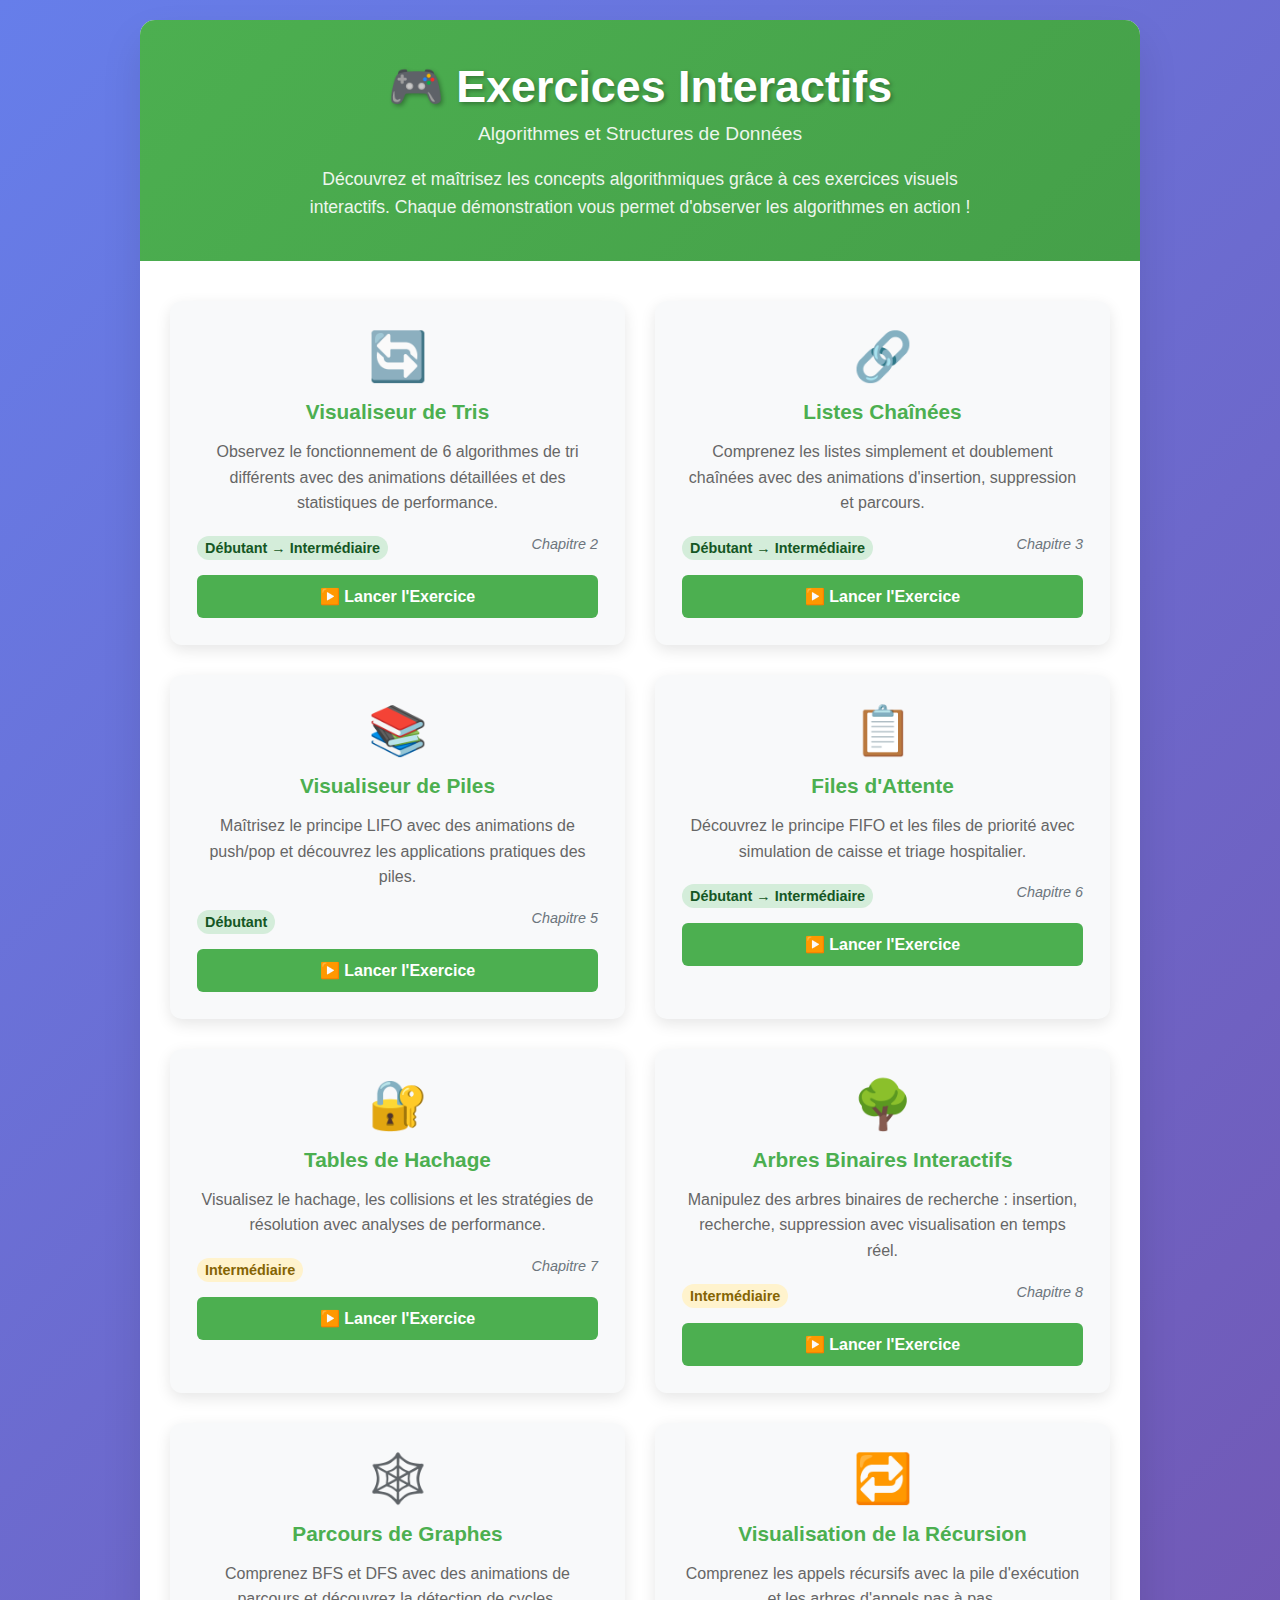
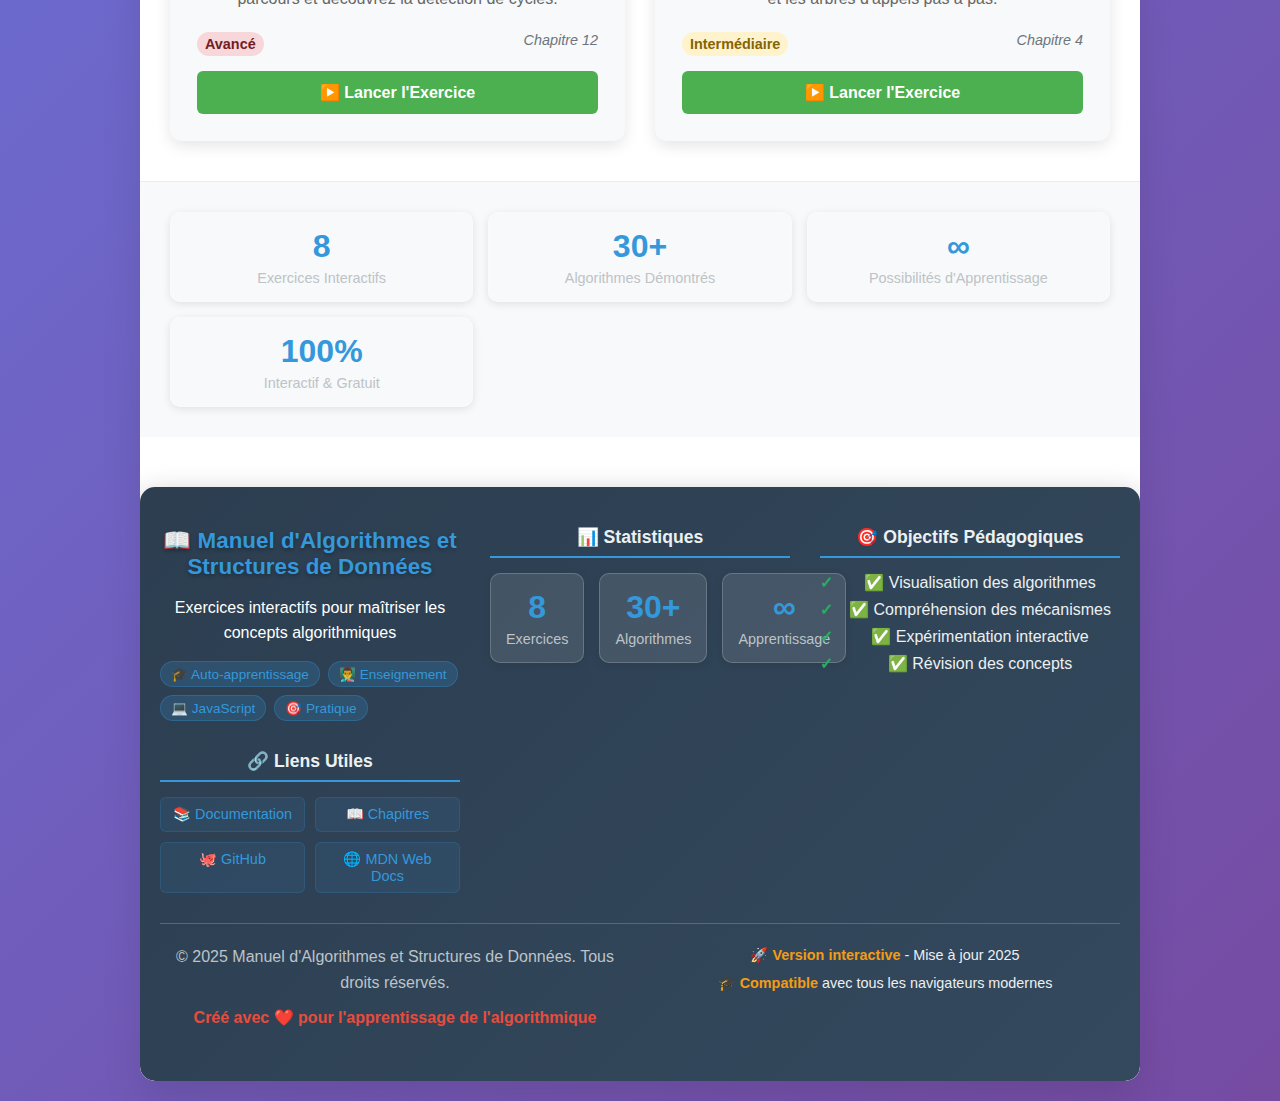
<file: interactive-exercises/index.html>
<!DOCTYPE html>
<html lang="fr">
<head>
    <meta charset="UTF-8">
    <meta name="viewport" content="width=device-width, initial-scale=1.0">
    <title>Menu des Exercices Interactifs - Algorithmes et Structures de Données</title>
    <style>
        * {
            margin: 0;
            padding: 0;
            box-sizing: border-box;
        }

        body {
            font-family: 'Segoe UI', Tahoma, Geneva, Verdana, sans-serif;
            background: linear-gradient(135deg, #667eea 0%, #764ba2 100%);
            min-height: 100vh;
            padding: 20px;
            color: #333;
        }

        .container {
            max-width: 1000px;
            margin: 0 auto;
            background: white;
            border-radius: 15px;
            box-shadow: 0 20px 40px rgba(0, 0, 0, 0.1);
            overflow: hidden;
        }

        header {
            background: linear-gradient(135deg, #4CAF50, #45a049);
            color: white;
            padding: 40px 30px;
            text-align: center;
        }

        header h1 {
            font-size: 2.8em;
            margin-bottom: 10px;
            text-shadow: 2px 2px 4px rgba(0, 0, 0, 0.3);
        }

        .subtitle {
            font-size: 1.2em;
            opacity: 0.9;
            margin-bottom: 20px;
        }

        .description {
            font-size: 1.1em;
            opacity: 0.9;
            max-width: 700px;
            margin: 0 auto;
            line-height: 1.6;
        }

        .exercises-grid {
            padding: 40px 30px;
            display: grid;
            grid-template-columns: repeat(auto-fit, minmax(300px, 1fr));
            gap: 30px;
        }

        .exercise-card {
            background: #f8f9fa;
            border-radius: 12px;
            padding: 25px;
            text-align: center;
            box-shadow: 0 5px 15px rgba(0, 0, 0, 0.1);
            transition: all 0.3s;
            cursor: pointer;
            border: 2px solid transparent;
        }

        .exercise-card:hover {
            transform: translateY(-5px);
            box-shadow: 0 15px 30px rgba(0, 0, 0, 0.2);
            border-color: #4CAF50;
        }

        .exercise-icon {
            font-size: 3em;
            margin-bottom: 15px;
            display: block;
        }

        .exercise-card h3 {
            color: #4CAF50;
            margin-bottom: 15px;
            font-size: 1.3em;
        }

        .exercise-card p {
            line-height: 1.6;
            margin-bottom: 20px;
            color: #666;
        }

        .exercise-meta {
            display: flex;
            justify-content: space-between;
            margin-bottom: 15px;
            font-size: 0.9em;
        }

        .difficulty {
            padding: 4px 8px;
            border-radius: 12px;
            font-weight: bold;
        }

        .difficulty.easy { background: #d4edda; color: #155724; }
        .difficulty.medium { background: #fff3cd; color: #856404; }
        .difficulty.hard { background: #f8d7da; color: #721c24; }

        .chapter-ref {
            color: #6c757d;
            font-style: italic;
        }

        .launch-btn {
            background: #4CAF50;
            color: white;
            border: none;
            padding: 12px 24px;
            border-radius: 6px;
            font-size: 1em;
            font-weight: bold;
            cursor: pointer;
            transition: background 0.3s;
            width: 100%;
        }

        .launch-btn:hover {
            background: #45a049;
        }

        .stats-section {
            background: #f8f9fa;
            padding: 30px;
            border-top: 1px solid #e9ecef;
        }

        .stats-grid {
            display: grid;
            grid-template-columns: repeat(auto-fit, minmax(200px, 1fr));
            gap: 20px;
            text-align: center;
        }

        .stat-item {
            padding: 20px;
            background: white;
            border-radius: 8px;
            box-shadow: 0 2px 8px rgba(0, 0, 0, 0.1);
        }

        .stat-number {
            font-size: 2.5em;
            font-weight: bold;
            color: #4CAF50;
            margin-bottom: 5px;
        }

        .stat-label {
            color: #6c757d;
            font-size: 0.9em;
        }

        footer {
            background: #343a40;
            color: white;
            padding: 20px 30px;
            text-align: center;
        }

        footer p {
            margin-bottom: 10px;
            line-height: 1.6;
        }

        footer strong {
            color: #4CAF50;
        }

        /* Responsive */
        @media (max-width: 768px) {
            .exercises-grid {
                grid-template-columns: 1fr;
            }

            .stats-grid {
                grid-template-columns: repeat(2, 1fr);
            }

            header h1 {
                font-size: 2.2em;
            }
        }

        /* Animations */
        @keyframes fadeInUp {
            from {
                opacity: 0;
                transform: translateY(30px);
            }
            to {
                opacity: 1;
                transform: translateY(0);
            }
        }

        .exercise-card {
            animation: fadeInUp 0.6s ease-out;
            animation-fill-mode: both;
        }

        .exercise-card:nth-child(1) { animation-delay: 0.1s; }
        .exercise-card:nth-child(2) { animation-delay: 0.2s; }
        .exercise-card:nth-child(3) { animation-delay: 0.3s; }
        .exercise-card:nth-child(4) { animation-delay: 0.4s; }

    /* === STYLES DU FOOTER PRINCIPAL === */
    .main-footer {
        margin-top: 50px;
        background: linear-gradient(135deg, #2c3e50 0%, #34495e 100%);
        color: white;
        padding: 40px 20px;
        border-radius: 15px;
        box-shadow: 0 10px 30px rgba(0,0,0,0.3);
    }

    .footer-content {
        display: grid;
        grid-template-columns: repeat(auto-fit, minmax(250px, 1fr));
        gap: 30px;
        margin-bottom: 30px;
    }

    .footer-section h3 {
        color: #3498db;
        font-size: 1.4em;
        margin-bottom: 15px;
        text-shadow: 0 2px 4px rgba(0,0,0,0.3);
    }

    .footer-section h4 {
        color: #ecf0f1;
        font-size: 1.1em;
        margin-bottom: 15px;
        border-bottom: 2px solid #3498db;
        padding-bottom: 8px;
    }

    .footer-section p {
        margin-bottom: 15px;
        line-height: 1.6;
    }

    .footer-badges {
        display: flex;
        flex-wrap: wrap;
        gap: 8px;
        margin-top: 15px;
    }

    .badge {
        background: rgba(52, 152, 219, 0.2);
        color: #3498db;
        padding: 4px 10px;
        border-radius: 15px;
        font-size: 0.85em;
        font-weight: 500;
        border: 1px solid rgba(52, 152, 219, 0.3);
    }

    .stats-grid {
        display: grid;
        grid-template-columns: repeat(3, 1fr);
        gap: 15px;
    }

    .stat-item {
        text-align: center;
        padding: 15px;
        background: rgba(255, 255, 255, 0.1);
        border-radius: 10px;
        border: 1px solid rgba(255, 255, 255, 0.2);
    }

    .stat-number {
        font-size: 2em;
        font-weight: bold;
        color: #3498db;
        margin-bottom: 5px;
    }

    .stat-label {
        font-size: 0.9em;
        color: #bdc3c7;
    }

    .footer-section ul {
        list-style: none;
        padding: 0;
    }

    .footer-section li {
        margin-bottom: 8px;
        color: #ecf0f1;
        position: relative;
        padding-left: 20px;
    }

    .footer-section li:before {
        content: "✓";
        color: #27ae60;
        font-weight: bold;
        position: absolute;
        left: 0;
    }

    .footer-links {
        display: grid;
        grid-template-columns: repeat(2, 1fr);
        gap: 10px;
    }

    .footer-link {
        color: #3498db !important;
        text-decoration: none;
        padding: 8px 12px;
        border-radius: 6px;
        transition: all 0.3s ease;
        background: rgba(52, 152, 219, 0.1);
        border: 1px solid rgba(52, 152, 219, 0.2);
        text-align: center;
        font-size: 0.9em;
    }

    .footer-link:hover {
        background: rgba(52, 152, 219, 0.2);
        transform: translateY(-2px);
        box-shadow: 0 4px 8px rgba(0,0,0,0.2);
    }

    .footer-bottom {
        border-top: 1px solid rgba(255, 255, 255, 0.2);
        padding-top: 20px;
        display: grid;
        grid-template-columns: 1fr 1fr;
        gap: 20px;
        text-align: center;
    }

    .copyright {
        color: #bdc3c7;
    }

    .copyright strong {
        color: #e74c3c;
    }

    .footer-info p {
        margin-bottom: 5px;
        color: #ecf0f1;
        font-size: 0.9em;
    }

    .footer-info strong {
        color: #f39c12;
    }

    @media (max-width: 768px) {
        .footer-content {
            grid-template-columns: 1fr;
        }

        .footer-bottom {
            grid-template-columns: 1fr;
            text-align: center;
        }

        .footer-links {
            grid-template-columns: 1fr;
        }

        .stats-grid {
            grid-template-columns: repeat(2, 1fr);
        }
    }
    </style>
</head>
<body>
    <div class="container">
        <header>
            <h1>🎮 Exercices Interactifs</h1>
            <div class="subtitle">Algorithmes et Structures de Données</div>
            <p class="description">
                Découvrez et maîtrisez les concepts algorithmiques grâce à ces exercices visuels interactifs.
                Chaque démonstration vous permet d'observer les algorithmes en action !
            </p>
        </header>

        <div class="exercises-grid">
            <div class="exercise-card" onclick="launchExercise('sorting-visualizer')">
                <span class="exercise-icon">🔄</span>
                <h3>Visualiseur de Tris</h3>
                <p>
                    Observez le fonctionnement de 6 algorithmes de tri différents avec des animations détaillées et des statistiques de performance.
                </p>
                <div class="exercise-meta">
                    <span class="difficulty easy">Débutant → Intermédiaire</span>
                    <span class="chapter-ref">Chapitre 2</span>
                </div>
                <button class="launch-btn">▶️ Lancer l'Exercice</button>
            </div>

            <div class="exercise-card" onclick="launchExercise('linked-list-visualizer')">
                <span class="exercise-icon">🔗</span>
                <h3>Listes Chaînées</h3>
                <p>
                    Comprenez les listes simplement et doublement chaînées avec des animations d'insertion, suppression et parcours.
                </p>
                <div class="exercise-meta">
                    <span class="difficulty easy">Débutant → Intermédiaire</span>
                    <span class="chapter-ref">Chapitre 3</span>
                </div>
                <button class="launch-btn">▶️ Lancer l'Exercice</button>
            </div>

            <div class="exercise-card" onclick="launchExercise('stack-visualizer')">
                <span class="exercise-icon">📚</span>
                <h3>Visualiseur de Piles</h3>
                <p>
                    Maîtrisez le principe LIFO avec des animations de push/pop et découvrez les applications pratiques des piles.
                </p>
                <div class="exercise-meta">
                    <span class="difficulty easy">Débutant</span>
                    <span class="chapter-ref">Chapitre 5</span>
                </div>
                <button class="launch-btn">▶️ Lancer l'Exercice</button>
            </div>

            <div class="exercise-card" onclick="launchExercise('queue-visualizer')">
                <span class="exercise-icon">📋</span>
                <h3>Files d'Attente</h3>
                <p>
                    Découvrez le principe FIFO et les files de priorité avec simulation de caisse et triage hospitalier.
                </p>
                <div class="exercise-meta">
                    <span class="difficulty easy">Débutant → Intermédiaire</span>
                    <span class="chapter-ref">Chapitre 6</span>
                </div>
                <button class="launch-btn">▶️ Lancer l'Exercice</button>
            </div>

            <div class="exercise-card" onclick="launchExercise('hash-table-visualizer')">
                <span class="exercise-icon">🔐</span>
                <h3>Tables de Hachage</h3>
                <p>
                    Visualisez le hachage, les collisions et les stratégies de résolution avec analyses de performance.
                </p>
                <div class="exercise-meta">
                    <span class="difficulty medium">Intermédiaire</span>
                    <span class="chapter-ref">Chapitre 7</span>
                </div>
                <button class="launch-btn">▶️ Lancer l'Exercice</button>
            </div>

            <div class="exercise-card" onclick="launchExercise('binary-tree-visualizer')">
                <span class="exercise-icon">🌳</span>
                <h3>Arbres Binaires Interactifs</h3>
                <p>
                    Manipulez des arbres binaires de recherche : insertion, recherche, suppression avec visualisation en temps réel.
                </p>
                <div class="exercise-meta">
                    <span class="difficulty medium">Intermédiaire</span>
                    <span class="chapter-ref">Chapitre 8</span>
                </div>
                <button class="launch-btn">▶️ Lancer l'Exercice</button>
            </div>

            <div class="exercise-card" onclick="launchExercise('graph-visualizer')">
                <span class="exercise-icon">🕸️</span>
                <h3>Parcours de Graphes</h3>
                <p>
                    Comprenez BFS et DFS avec des animations de parcours et découvrez la détection de cycles.
                </p>
                <div class="exercise-meta">
                    <span class="difficulty hard">Avancé</span>
                    <span class="chapter-ref">Chapitre 12</span>
                </div>
                <button class="launch-btn">▶️ Lancer l'Exercice</button>
            </div>

            <div class="exercise-card" onclick="launchExercise('recursion-visualizer')">
                <span class="exercise-icon">🔁</span>
                <h3>Visualisation de la Récursion</h3>
                <p>
                    Comprenez les appels récursifs avec la pile d'exécution et les arbres d'appels pas à pas.
                </p>
                <div class="exercise-meta">
                    <span class="difficulty medium">Intermédiaire</span>
                    <span class="chapter-ref">Chapitre 4</span>
                </div>
                <button class="launch-btn">▶️ Lancer l'Exercice</button>
            </div>
        </div>

        <div class="stats-section">
            <div class="stats-grid">
                <div class="stat-item">
                    <div class="stat-number">8</div>
                    <div class="stat-label">Exercices Interactifs</div>
                </div>
                <div class="stat-item">
                    <div class="stat-number">30+</div>
                    <div class="stat-label">Algorithmes Démontrés</div>
                </div>
                <div class="stat-item">
                    <div class="stat-number">∞</div>
                    <div class="stat-label">Possibilités d'Apprentissage</div>
                </div>
                <div class="stat-item">
                    <div class="stat-number">100%</div>
                    <div class="stat-label">Interactif & Gratuit</div>
                </div>
            </div>
        </div>

        <footer class="main-footer">
            <div class="footer-content">
                <div class="footer-section">
                    <h3>📖 Manuel d'Algorithmes et Structures de Données</h3>
                    <p>Exercices interactifs pour maîtriser les concepts algorithmiques</p>
                    <div class="footer-badges">
                        <span class="badge">🎓 Auto-apprentissage</span>
                        <span class="badge">👨‍🏫 Enseignement</span>
                        <span class="badge">💻 JavaScript</span>
                        <span class="badge">🎯 Pratique</span>
                    </div>
                </div>

                <div class="footer-section">
                    <h4>📊 Statistiques</h4>
                    <div class="stats-grid">
                        <div class="stat-item">
                            <div class="stat-number">8</div>
                            <div class="stat-label">Exercices</div>
                        </div>
                        <div class="stat-item">
                            <div class="stat-number">30+</div>
                            <div class="stat-label">Algorithmes</div>
                        </div>
                        <div class="stat-item">
                            <div class="stat-number">∞</div>
                            <div class="stat-label">Apprentissage</div>
                        </div>
                    </div>
                </div>

                <div class="footer-section">
                    <h4>🎯 Objectifs Pédagogiques</h4>
                    <ul>
                        <li>✅ Visualisation des algorithmes</li>
                        <li>✅ Compréhension des mécanismes</li>
                        <li>✅ Expérimentation interactive</li>
                        <li>✅ Révision des concepts</li>
                    </ul>
                </div>

                <div class="footer-section">
                    <h4>🔗 Liens Utiles</h4>
                    <div class="footer-links">
                        <a href="../README.md" class="footer-link">📚 Documentation</a>
                        <a href="../chapters/" class="footer-link">📖 Chapitres</a>
                        <a href="https://github.com" class="footer-link">🐙 GitHub</a>
                        <a href="https://developer.mozilla.org" class="footer-link">🌐 MDN Web Docs</a>
                    </div>
                </div>
            </div>

            <div class="footer-bottom">
                <div class="copyright">
                    <p>&copy; 2025 Manuel d'Algorithmes et Structures de Données. Tous droits réservés.</p>
                    <p><strong>Créé avec ❤️ pour l'apprentissage de l'algorithmique</strong></p>
                </div>
                <div class="footer-info">
                    <p>🚀 <strong>Version interactive</strong> - Mise à jour 2025</p>
                    <p>🎓 <strong>Compatible</strong> avec tous les navigateurs modernes</p>
                </div>
            </div>
        </footer>
    </div>

    <script>
        function launchExercise(exerciseName) {
            // Ouvrir l'exercice dans un nouvel onglet
            window.open(`${exerciseName}/index.html`, '_blank');
        }

        // Animation d'entrée des cartes
        document.addEventListener('DOMContentLoaded', function() {
            const cards = document.querySelectorAll('.exercise-card');
            cards.forEach((card, index) => {
                card.style.opacity = '0';
                card.style.transform = 'translateY(30px)';

                setTimeout(() => {
                    card.style.transition = 'all 0.6s ease-out';
                    card.style.opacity = '1';
                    card.style.transform = 'translateY(0)';
                }, index * 100);
            });
        });

        // Message de bienvenue
        console.log(`
🎮 Exercices Interactifs - Algorithmes et Structures de Données
================================================================

Bienvenue dans les exercices interactifs !

Chaque exercice vous permet de :
• Observer les algorithmes en action
• Comprendre leur fonctionnement interne
• Tester différents scénarios
• Comparer les performances

Exercices disponibles :
1. 🔄 Visualiseur de Tris - Chapitre 2
2. 📚 Visualiseur de Piles - Chapitre 5
3. 🌳 Arbres Binaires - Chapitre 8
4. 🕸️ Graphes BFS/DFS - Chapitre 12

Bonne découverte algorithmique ! 🚀
        `);
    </script>
</body>
</html>
</file>
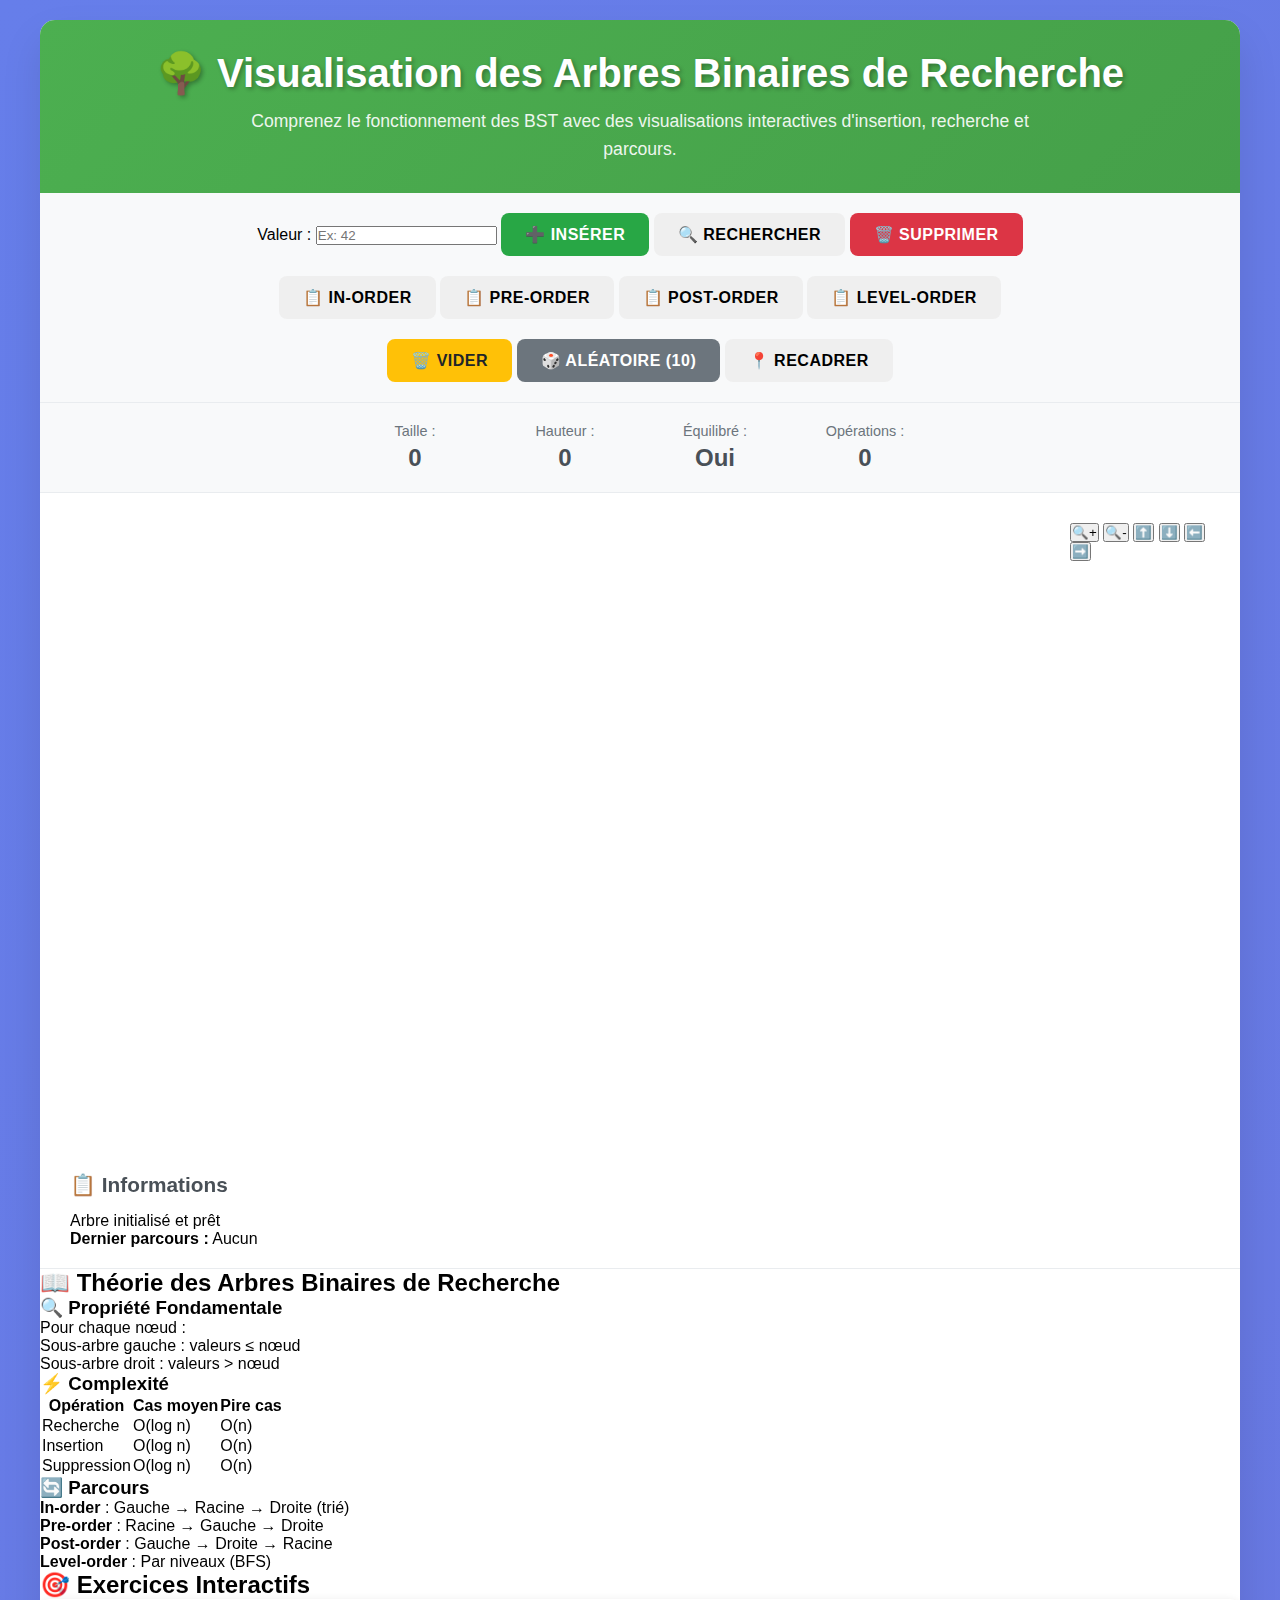
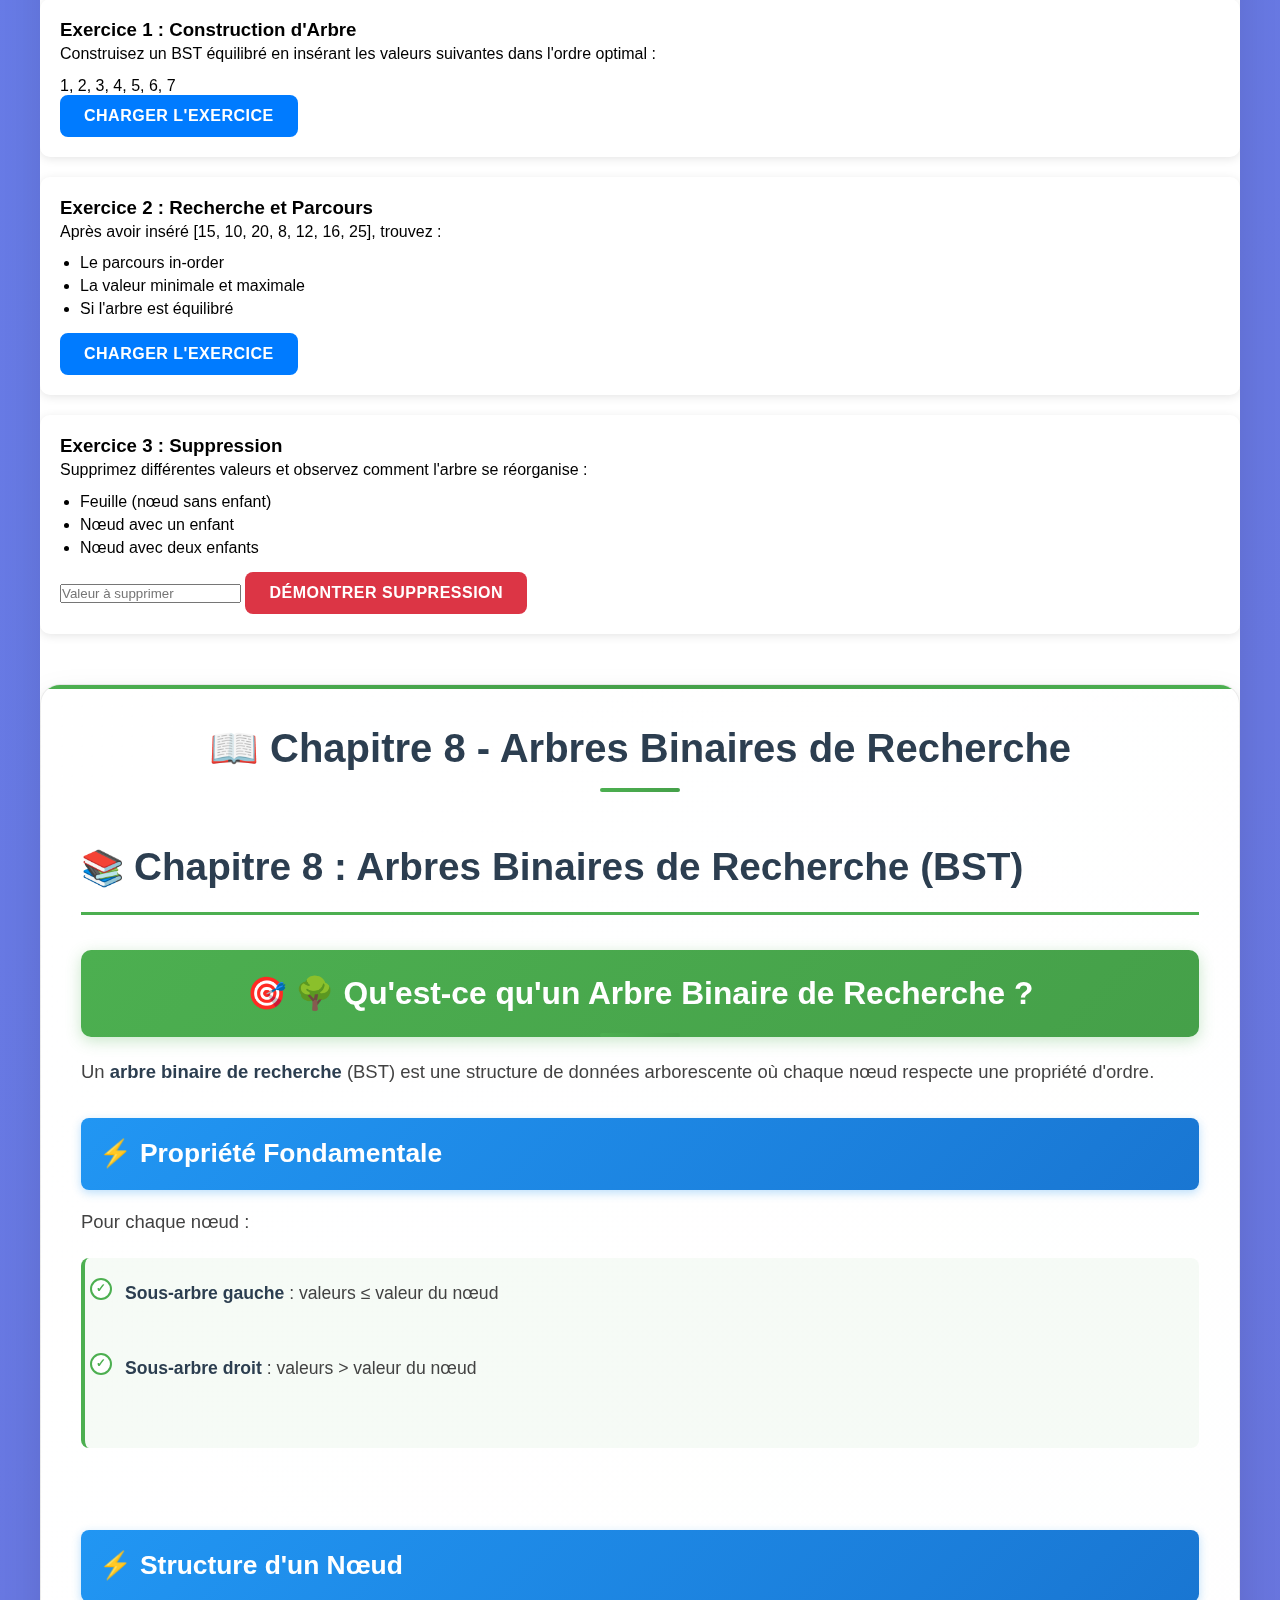
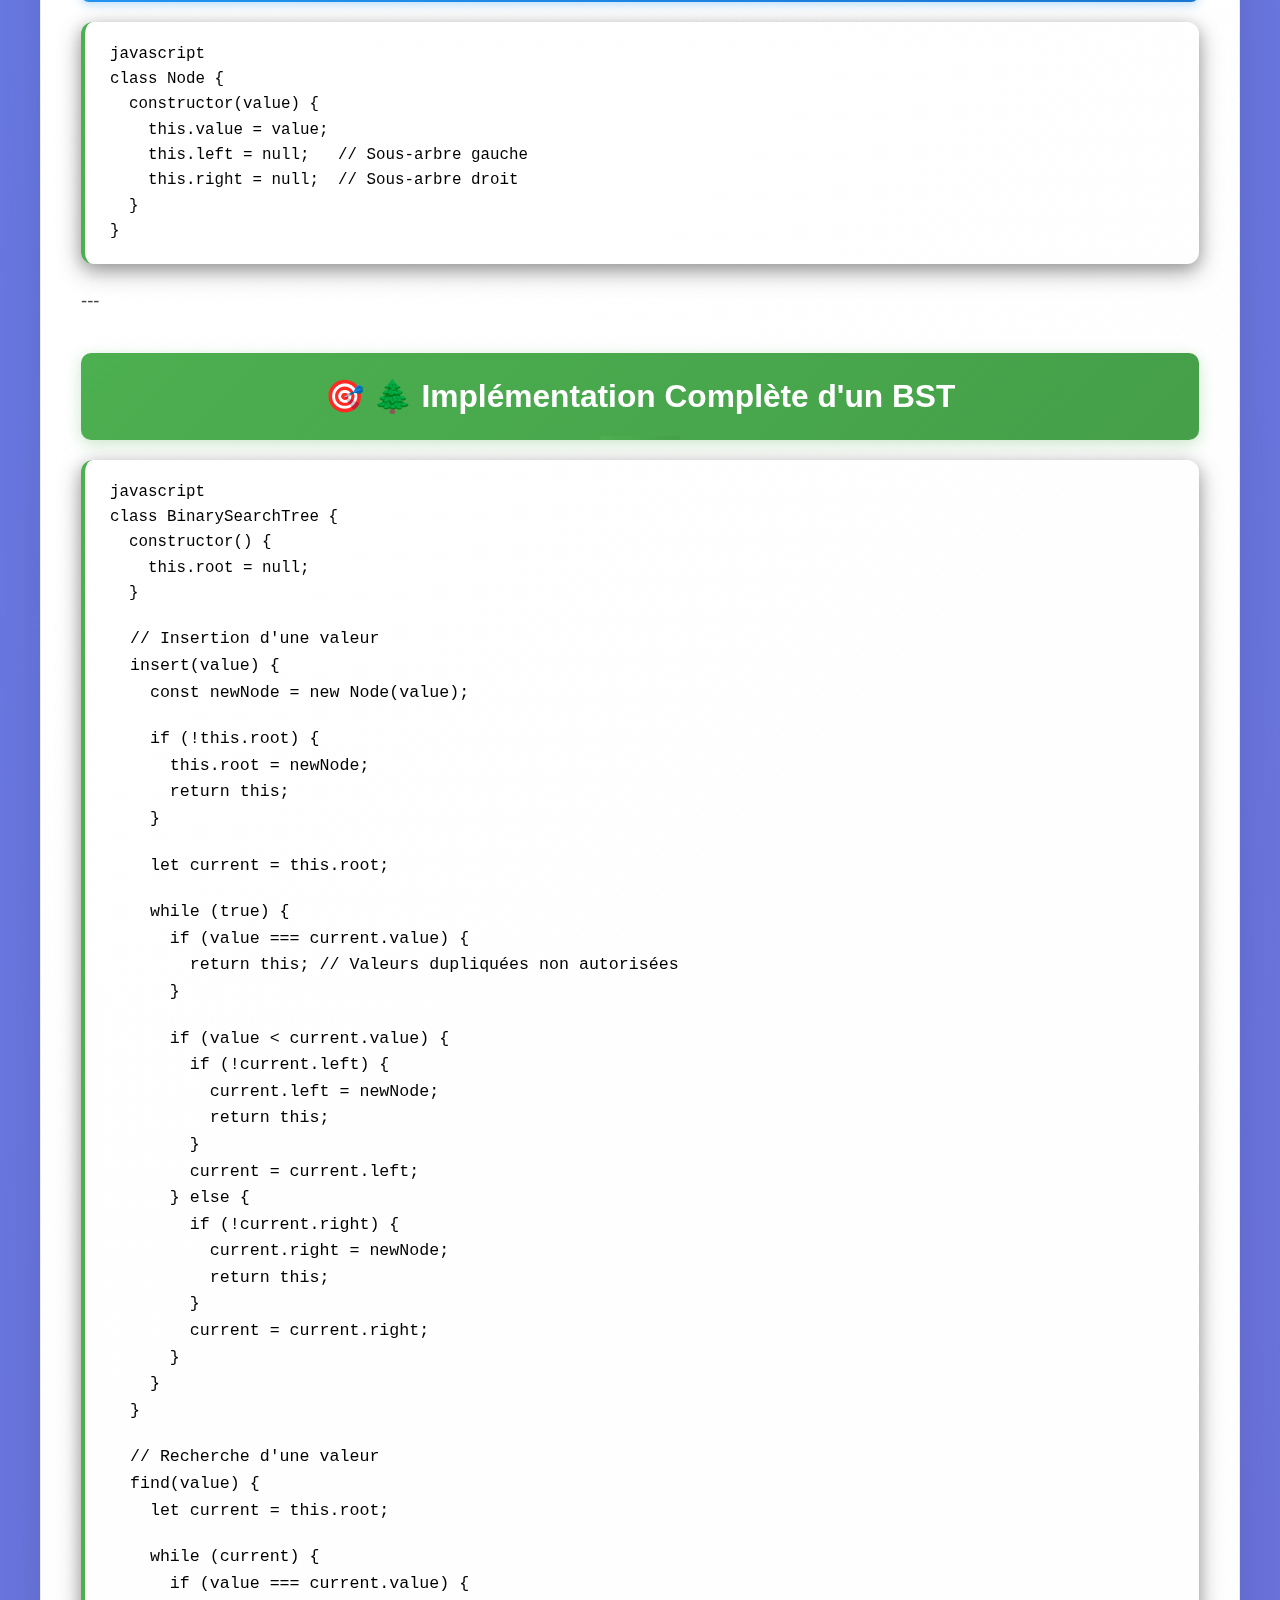
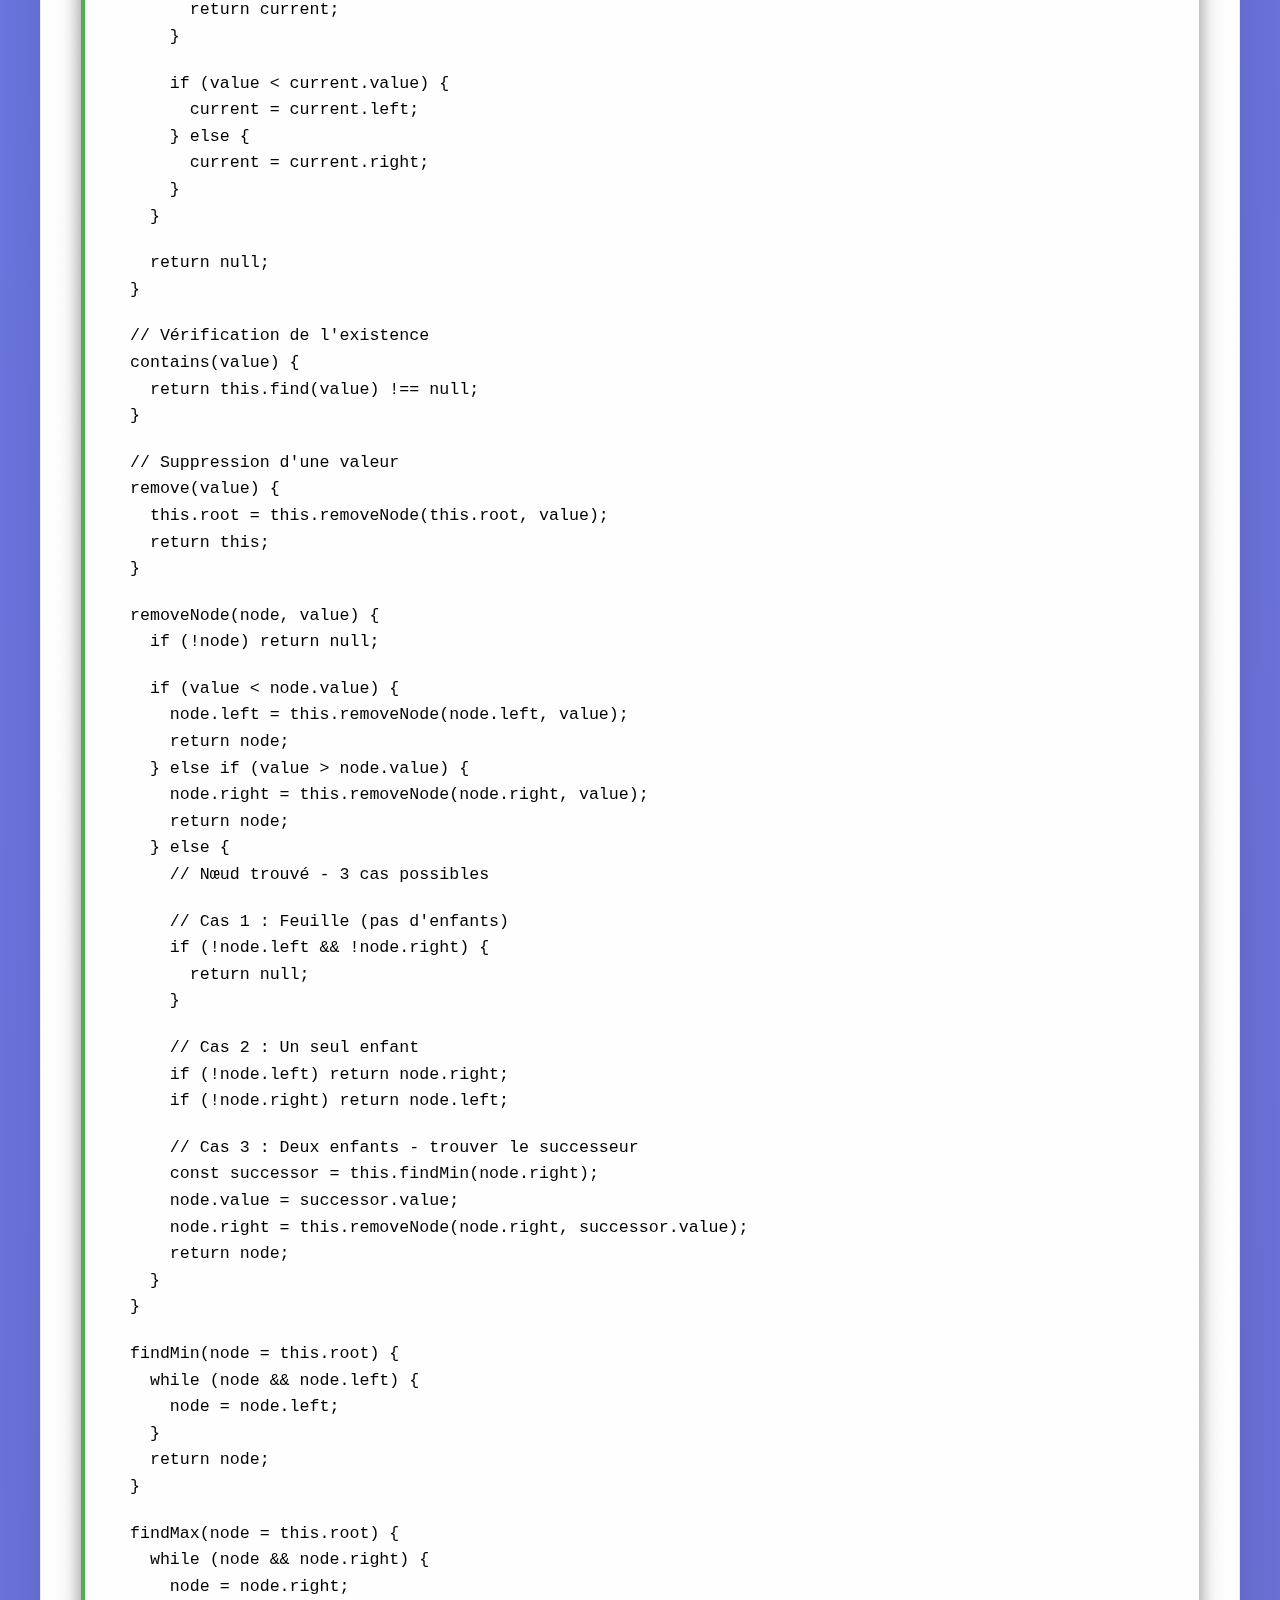
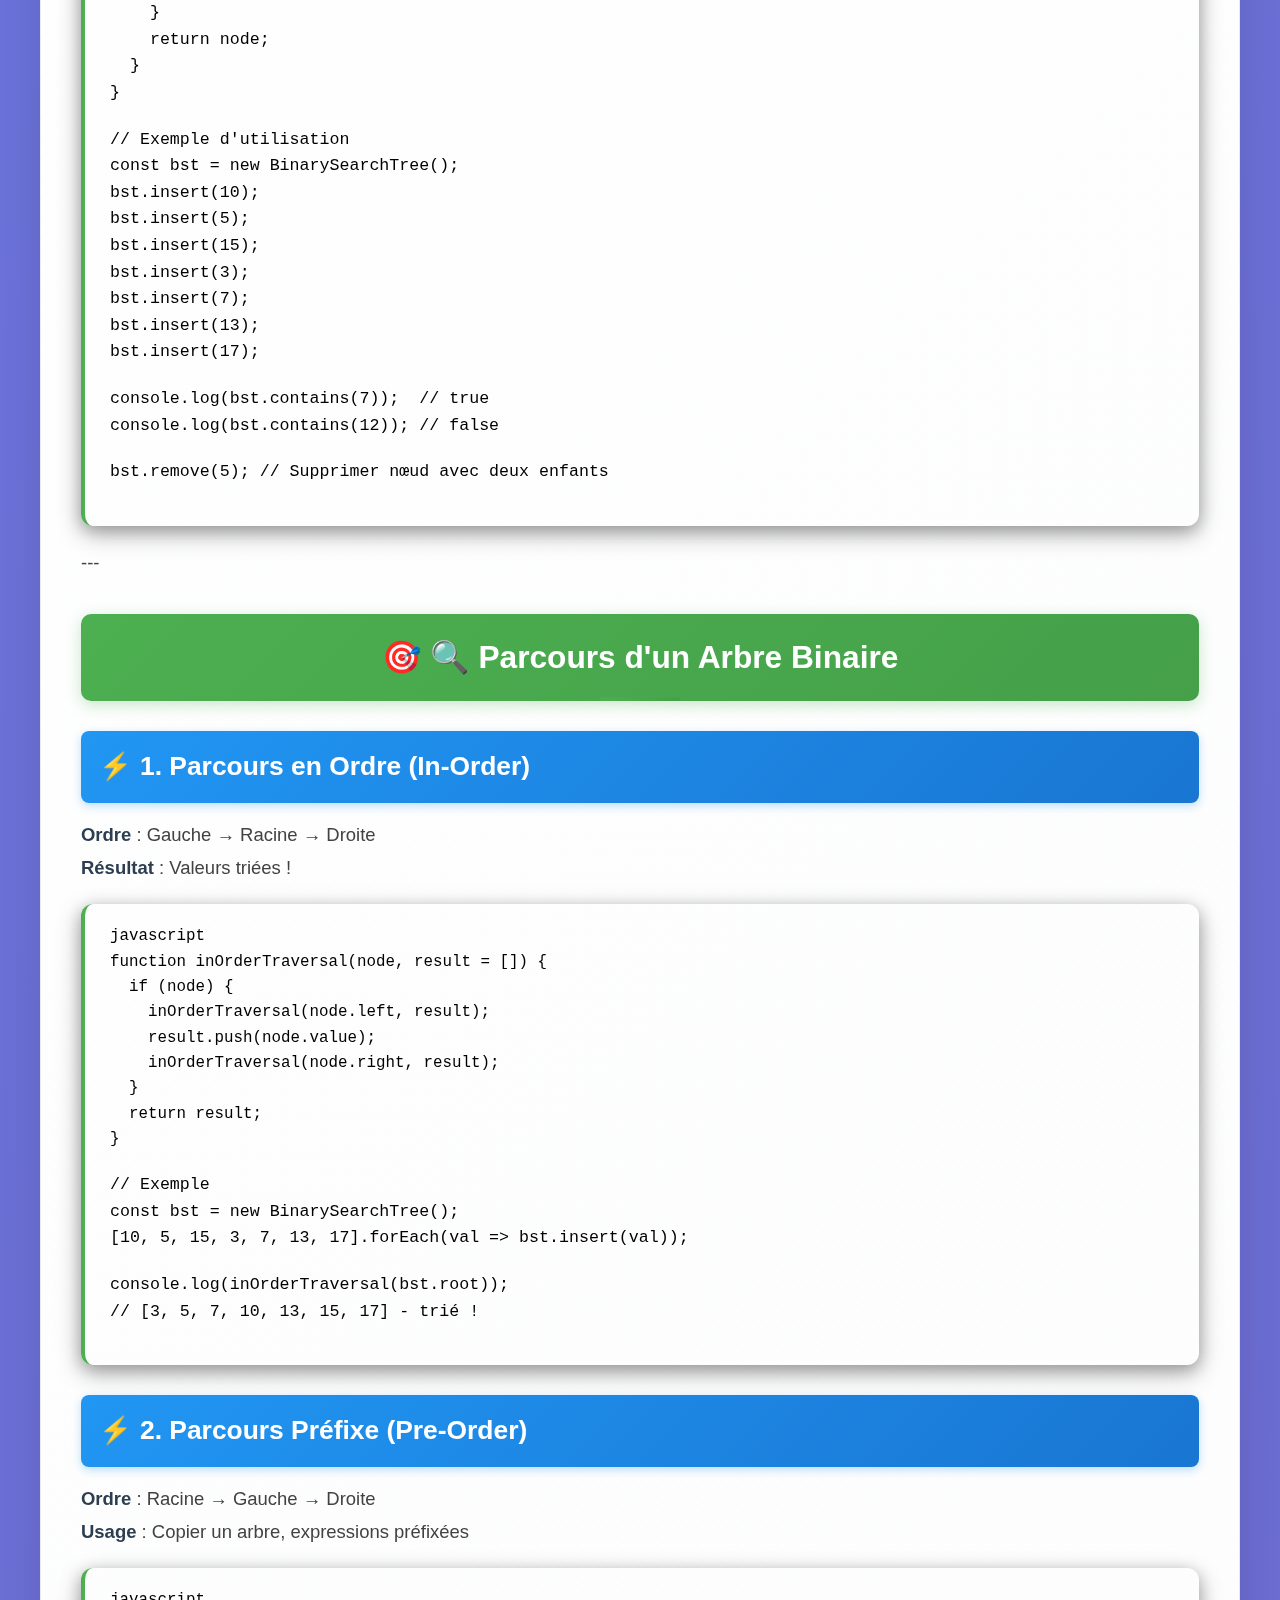
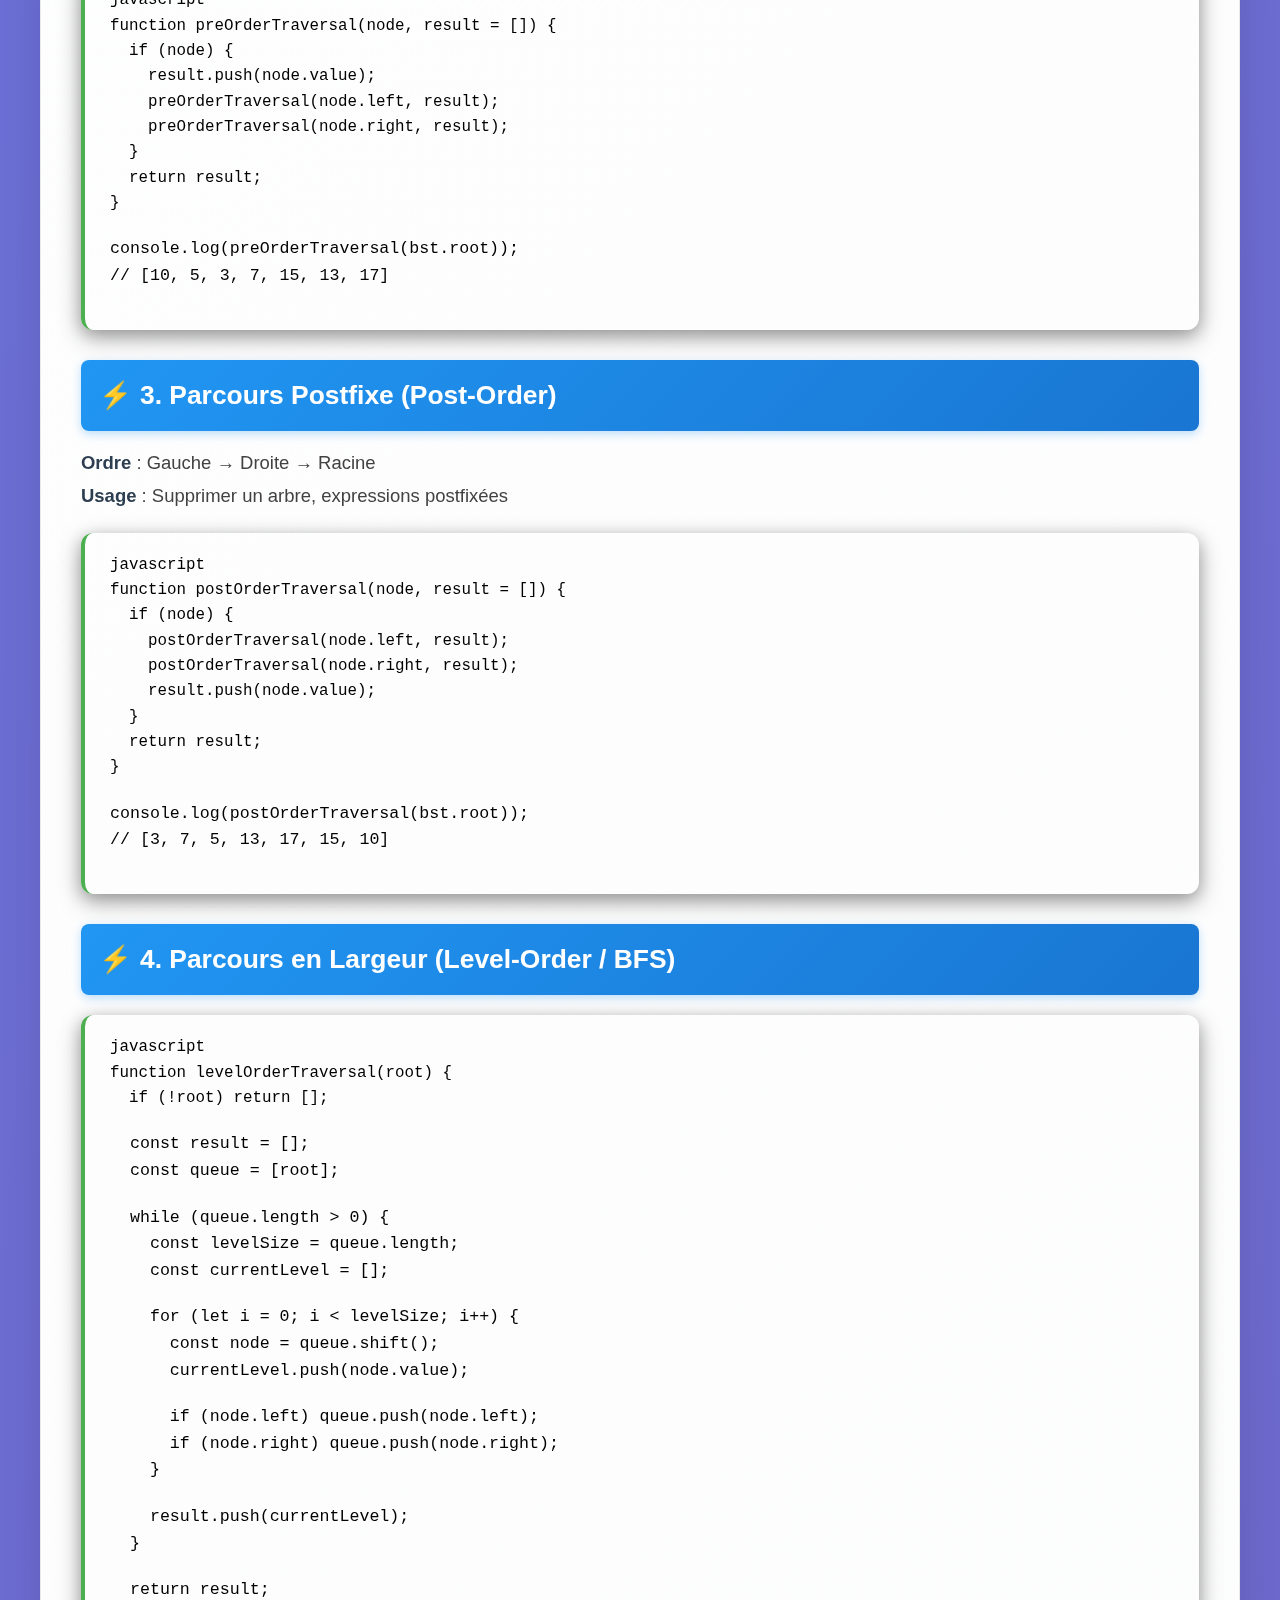
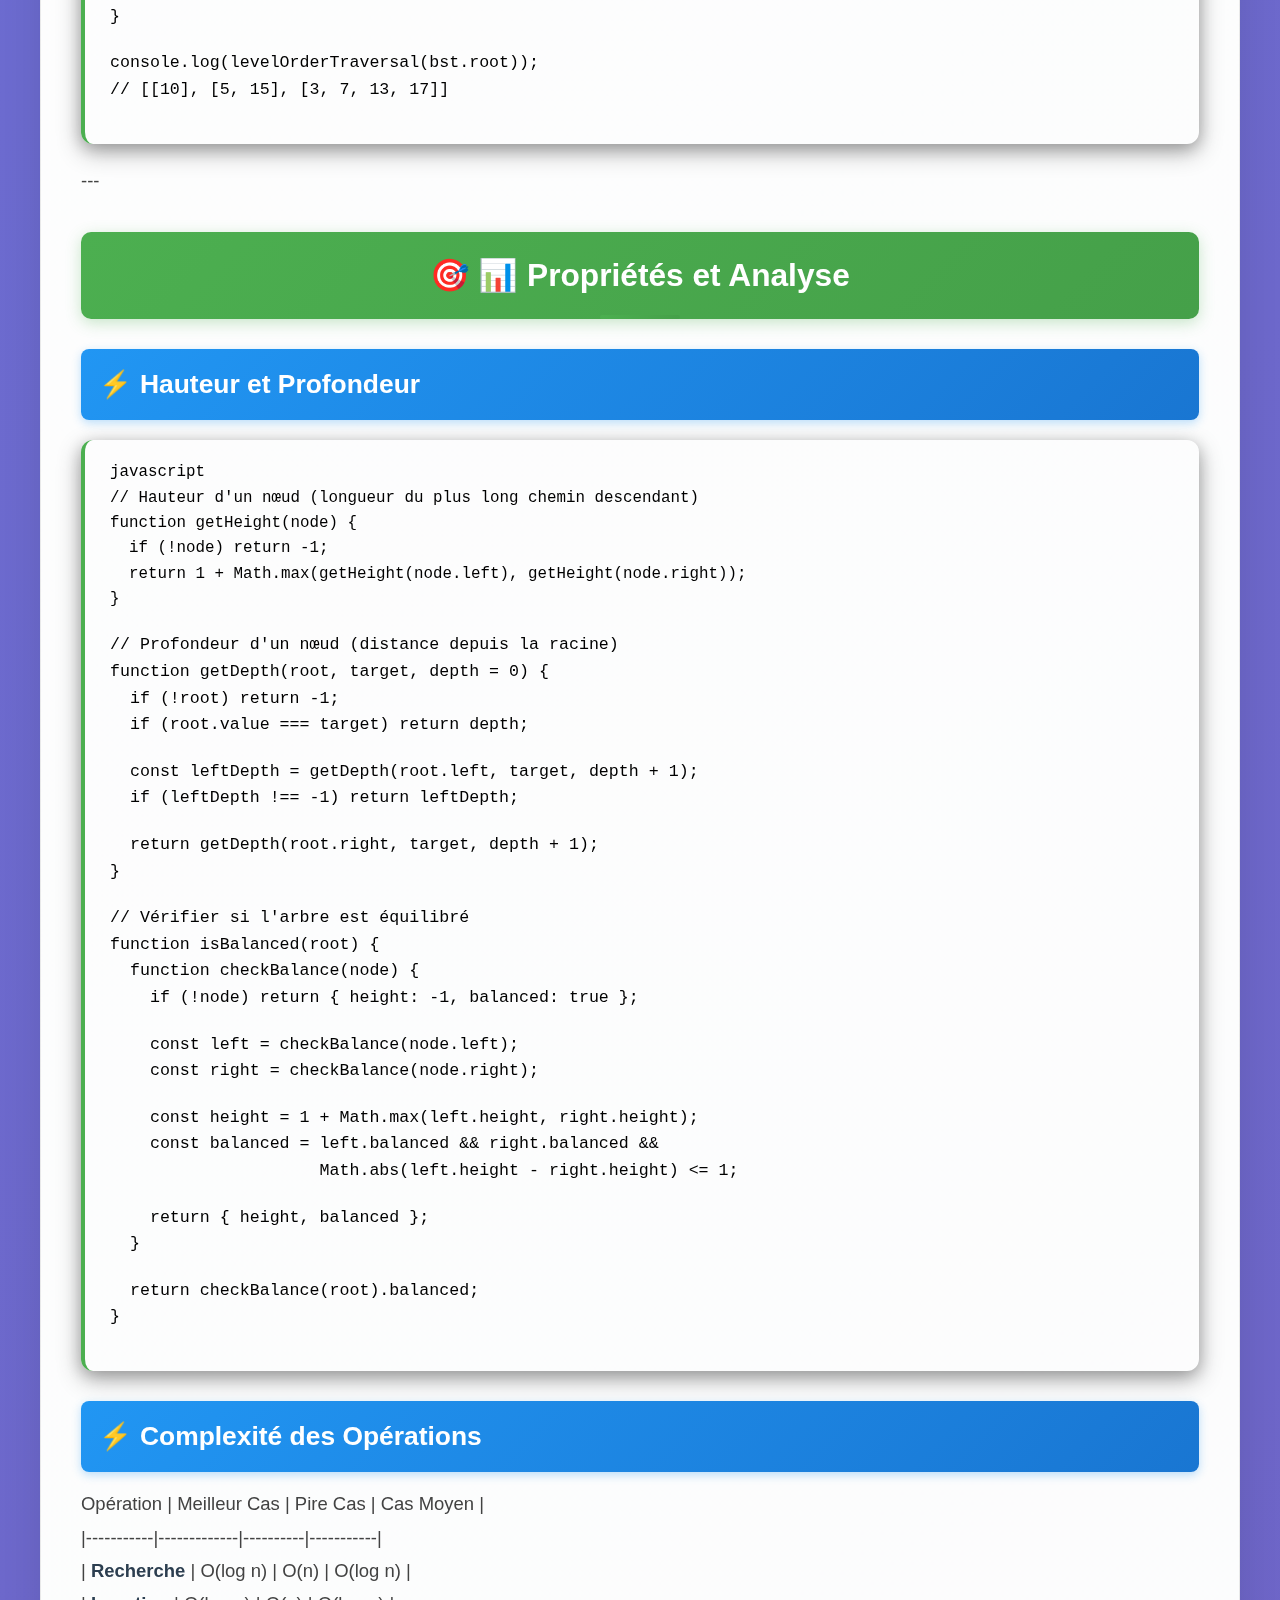
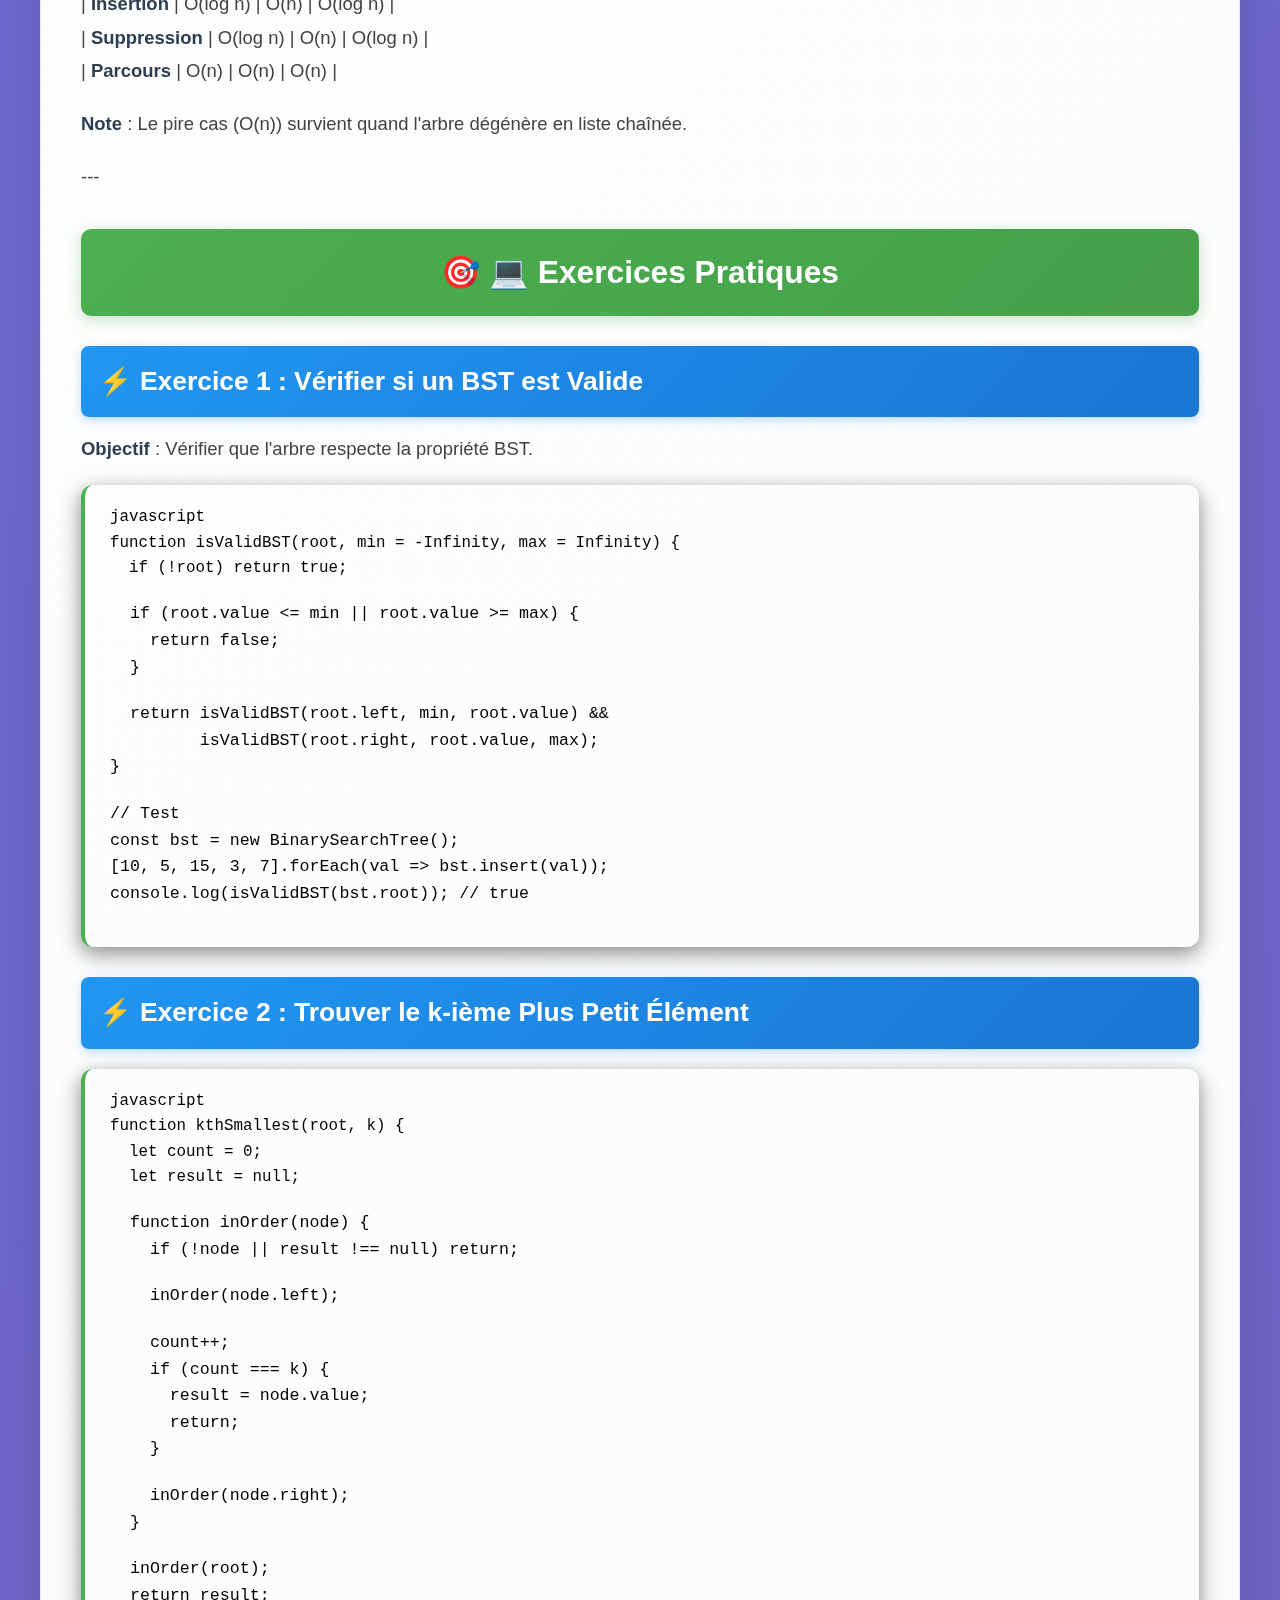
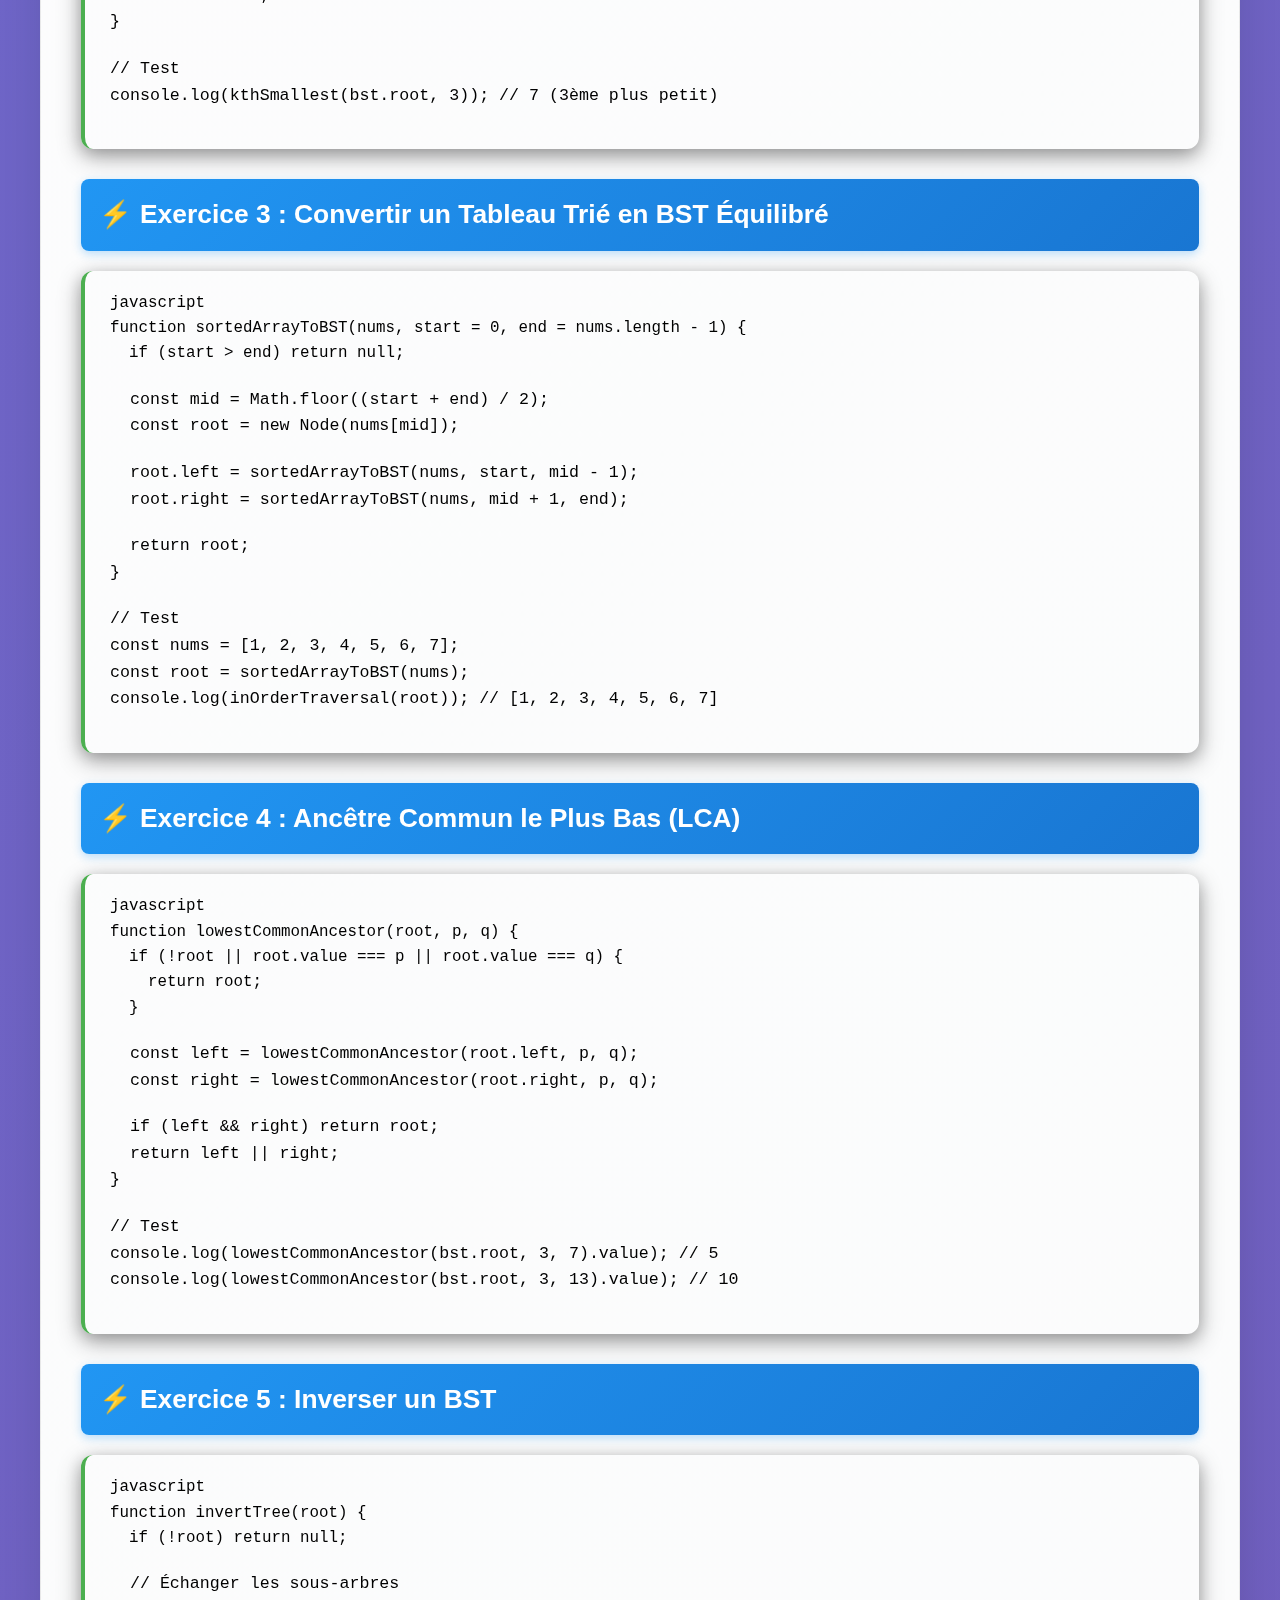
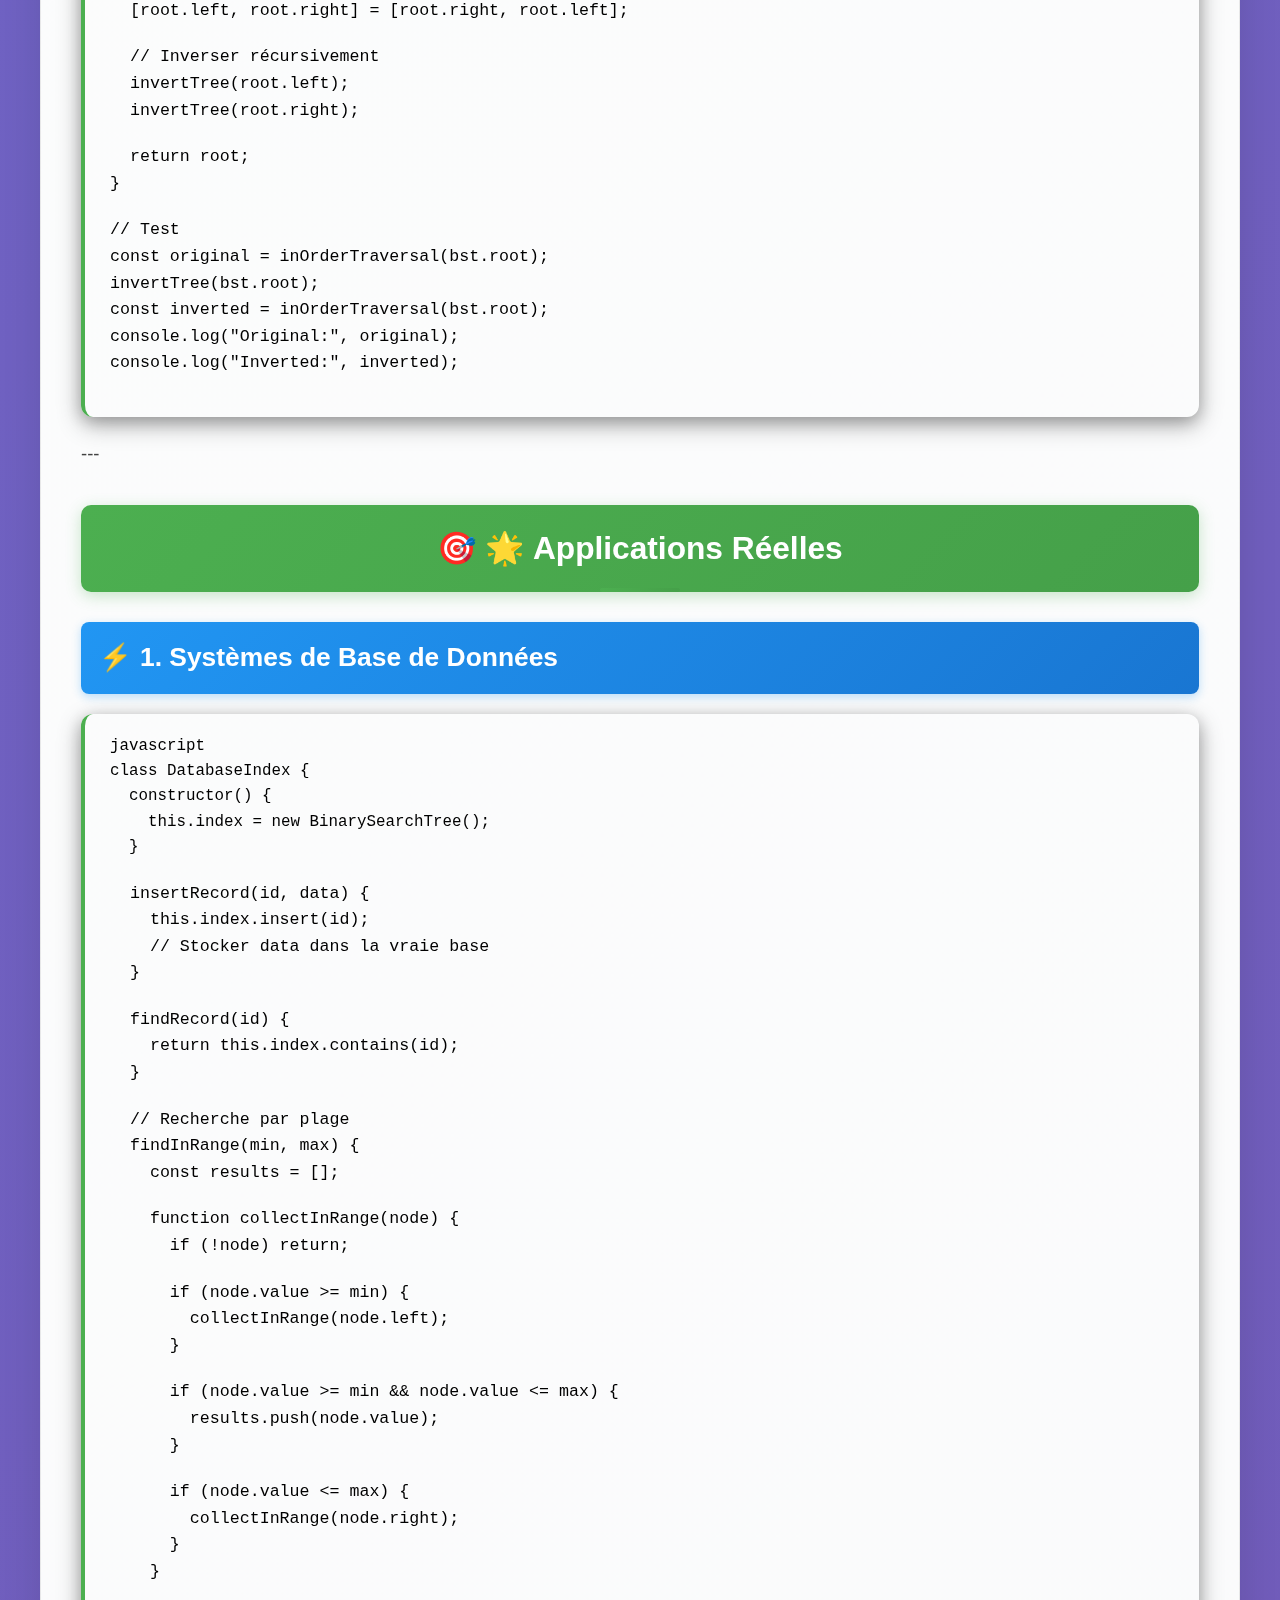
<file: interactive-exercises/binary-tree-visualizer/index.html>
<!DOCTYPE html>
<html lang="fr">
<head>
    <meta charset="UTF-8">
    <meta name="viewport" content="width=device-width, initial-scale=1.0">
    <title>Visualisation des Arbres Binaires - Exercice Interactif</title>
    <link rel="stylesheet" href="styles.css">
    <link rel="stylesheet" href="../highlight-theme.css">
    <script src="../highlight.min.js"></script>
</head>
<body>
    <div class="container">
        <header>
            <h1>🌳 Visualisation des Arbres Binaires de Recherche</h1>
            <p class="description">
                Comprenez le fonctionnement des BST avec des visualisations interactives d'insertion, recherche et parcours.
            </p>
        </header>

        <div class="controls">
            <div class="input-group">
                <label for="valueInput">Valeur :</label>
                <input type="number" id="valueInput" placeholder="Ex: 42">
                <button id="insertBtn" class="btn btn-success">➕ Insérer</button>
                <button id="searchBtn" class="btn btn-info">🔍 Rechercher</button>
                <button id="deleteBtn" class="btn btn-danger">🗑️ Supprimer</button>
            </div>

            <div class="traversal-controls">
                <button id="inorderBtn" class="btn btn-outline">📋 In-Order</button>
                <button id="preorderBtn" class="btn btn-outline">📋 Pre-Order</button>
                <button id="postorderBtn" class="btn btn-outline">📋 Post-Order</button>
                <button id="levelorderBtn" class="btn btn-outline">📋 Level-Order</button>
            </div>

            <div class="utility-controls">
                <button id="clearBtn" class="btn btn-warning">🗑️ Vider</button>
                <button id="randomBtn" class="btn btn-secondary">🎲 Aléatoire (10)</button>
                <button id="resetViewBtn" class="btn btn-outline">📍 Recadrer</button>
            </div>
        </div>

        <div class="stats">
            <div class="stat">
                <span class="stat-label">Taille :</span>
                <span id="treeSize" class="stat-value">0</span>
            </div>
            <div class="stat">
                <span class="stat-label">Hauteur :</span>
                <span id="treeHeight" class="stat-value">0</span>
            </div>
            <div class="stat">
                <span class="stat-label">Équilibré :</span>
                <span id="isBalanced" class="stat-value">Oui</span>
            </div>
            <div class="stat">
                <span class="stat-label">Opérations :</span>
                <span id="operationCount" class="stat-value">0</span>
            </div>
        </div>

        <div class="visualization">
            <canvas id="treeCanvas" width="1000" height="600"></canvas>
            <div class="canvas-controls">
                <button id="zoomInBtn" class="zoom-btn">🔍+</button>
                <button id="zoomOutBtn" class="zoom-btn">🔍-</button>
                <button id="panUpBtn" class="pan-btn">⬆️</button>
                <button id="panDownBtn" class="pan-btn">⬇️</button>
                <button id="panLeftBtn" class="pan-btn">⬅️</button>
                <button id="panRightBtn" class="pan-btn">➡️</button>
            </div>
        </div>

        <div class="info-panel">
            <h3>📋 Informations</h3>
            <div id="operationStatus">Arbre initialisé et prêt</div>
            <div id="traversalResult" class="traversal-result">
                <strong>Dernier parcours :</strong> Aucun
            </div>
        </div>

        <div class="theory-section">
            <h2>📖 Théorie des Arbres Binaires de Recherche</h2>

            <div class="theory-grid">
                <div class="theory-card">
                    <h3>🔍 Propriété Fondamentale</h3>
                    <p>Pour chaque nœud :</p>
                    <ul>
                        <li>Sous-arbre gauche : valeurs ≤ nœud</li>
                        <li>Sous-arbre droit : valeurs > nœud</li>
                    </ul>
                </div>

                <div class="theory-card">
                    <h3>⚡ Complexité</h3>
                    <table>
                        <tr><th>Opération</th><th>Cas moyen</th><th>Pire cas</th></tr>
                        <tr><td>Recherche</td><td>O(log n)</td><td>O(n)</td></tr>
                        <tr><td>Insertion</td><td>O(log n)</td><td>O(n)</td></tr>
                        <tr><td>Suppression</td><td>O(log n)</td><td>O(n)</td></tr>
                    </table>
                </div>

                <div class="theory-card">
                    <h3>🔄 Parcours</h3>
                    <ul>
                        <li><strong>In-order</strong> : Gauche → Racine → Droite (trié)</li>
                        <li><strong>Pre-order</strong> : Racine → Gauche → Droite</li>
                        <li><strong>Post-order</strong> : Gauche → Droite → Racine</li>
                        <li><strong>Level-order</strong> : Par niveaux (BFS)</li>
                    </ul>
                </div>
            </div>
        </div>

        <div class="exercises-section">
            <h2>🎯 Exercices Interactifs</h2>

            <div class="exercise">
                <h3>Exercice 1 : Construction d'Arbre</h3>
                <p>Construisez un BST équilibré en insérant les valeurs suivantes dans l'ordre optimal :</p>
                <div class="exercise-values">1, 2, 3, 4, 5, 6, 7</div>
                <button onclick="loadExercise1()" class="btn btn-primary">Charger l'exercice</button>
                <div id="exercise1Result"></div>
            </div>

            <div class="exercise">
                <h3>Exercice 2 : Recherche et Parcours</h3>
                <p>Après avoir inséré [15, 10, 20, 8, 12, 16, 25], trouvez :</p>
                <ul>
                    <li>Le parcours in-order</li>
                    <li>La valeur minimale et maximale</li>
                    <li>Si l'arbre est équilibré</li>
                </ul>
                <button onclick="loadExercise2()" class="btn btn-primary">Charger l'exercice</button>
                <div id="exercise2Result"></div>
            </div>

            <div class="exercise">
                <h3>Exercice 3 : Suppression</h3>
                <p>Supprimez différentes valeurs et observez comment l'arbre se réorganise :</p>
                <ul>
                    <li>Feuille (nœud sans enfant)</li>
                    <li>Nœud avec un enfant</li>
                    <li>Nœud avec deux enfants</li>
                </ul>
                <div class="deletion-controls">
                    <input type="number" id="deleteValueInput" placeholder="Valeur à supprimer">
                    <button onclick="demonstrateDeletion()" class="btn btn-danger">Démontrer Suppression</button>
                </div>
                <div id="deletionDemo"></div>
            </div>
        </div>

        <!-- Section Chapitre Complet -->
        <div class="chapter-content">
            <h2>📖 Chapitre 8 - Arbres Binaires de Recherche</h2>
            <div class="chapter-text" id="chapter-content">
                <!-- Le contenu du chapitre sera chargé ici -->
            </div>
        </div>

        <footer>
            <div class="footer-main">
                <h3>🎓 Exercices Interactifs - Algorithmes et Structures de Données</h3>
                <p><strong>Chapitre 8 - Arbres Binaires de Recherche</strong></p>
                <p>Maîtrisez les BST et leurs opérations</p>
            </div>

            <div class="chapter-ref">
                <p>
                    <strong>📖 Référence complète :</strong> Chapitre 8 du manuel<br>
                    <strong>🎯 Objectif :</strong> Comprendre les BST et leurs opérations<br>
                    <strong>⏱️ Durée estimée :</strong> 50 minutes<br>
                    <strong>💡 Prérequis :</strong> Notions de base en structures de données et récursion
                </p>
            </div>

            <div class="footer-links">
                <a href="../index.html" class="footer-btn">🏠 Menu Principal</a>
                <a href="../README.md" class="footer-btn">📚 Documentation</a>
                <a href="../chapters/08-binary-search-trees.md" class="footer-btn">📖 Chapitre Complet</a>
            </div>

            <div class="copyright">
                <p>&copy; 2025 Manuel d'Algorithmes et Structures de Données</p>
                <p>Créé avec ❤️ pour l'apprentissage de l'algorithmique</p>
            </div>
        </footer>
    </div>

    <script src="../chapters-data.js"></script>
    <script src="binary-tree-visualizer.js"></script>
    <script src="../chapter-loader.js"></script>
    <script>
        // Initialiser Highlight.js pour la coloration syntaxique
        document.addEventListener('DOMContentLoaded', function() {
            hljs.highlightAll();
        });

        // Initialiser le chargeur de chapitre
        initChapterLoader('08');
    </script>
</body>
</html>
</file>
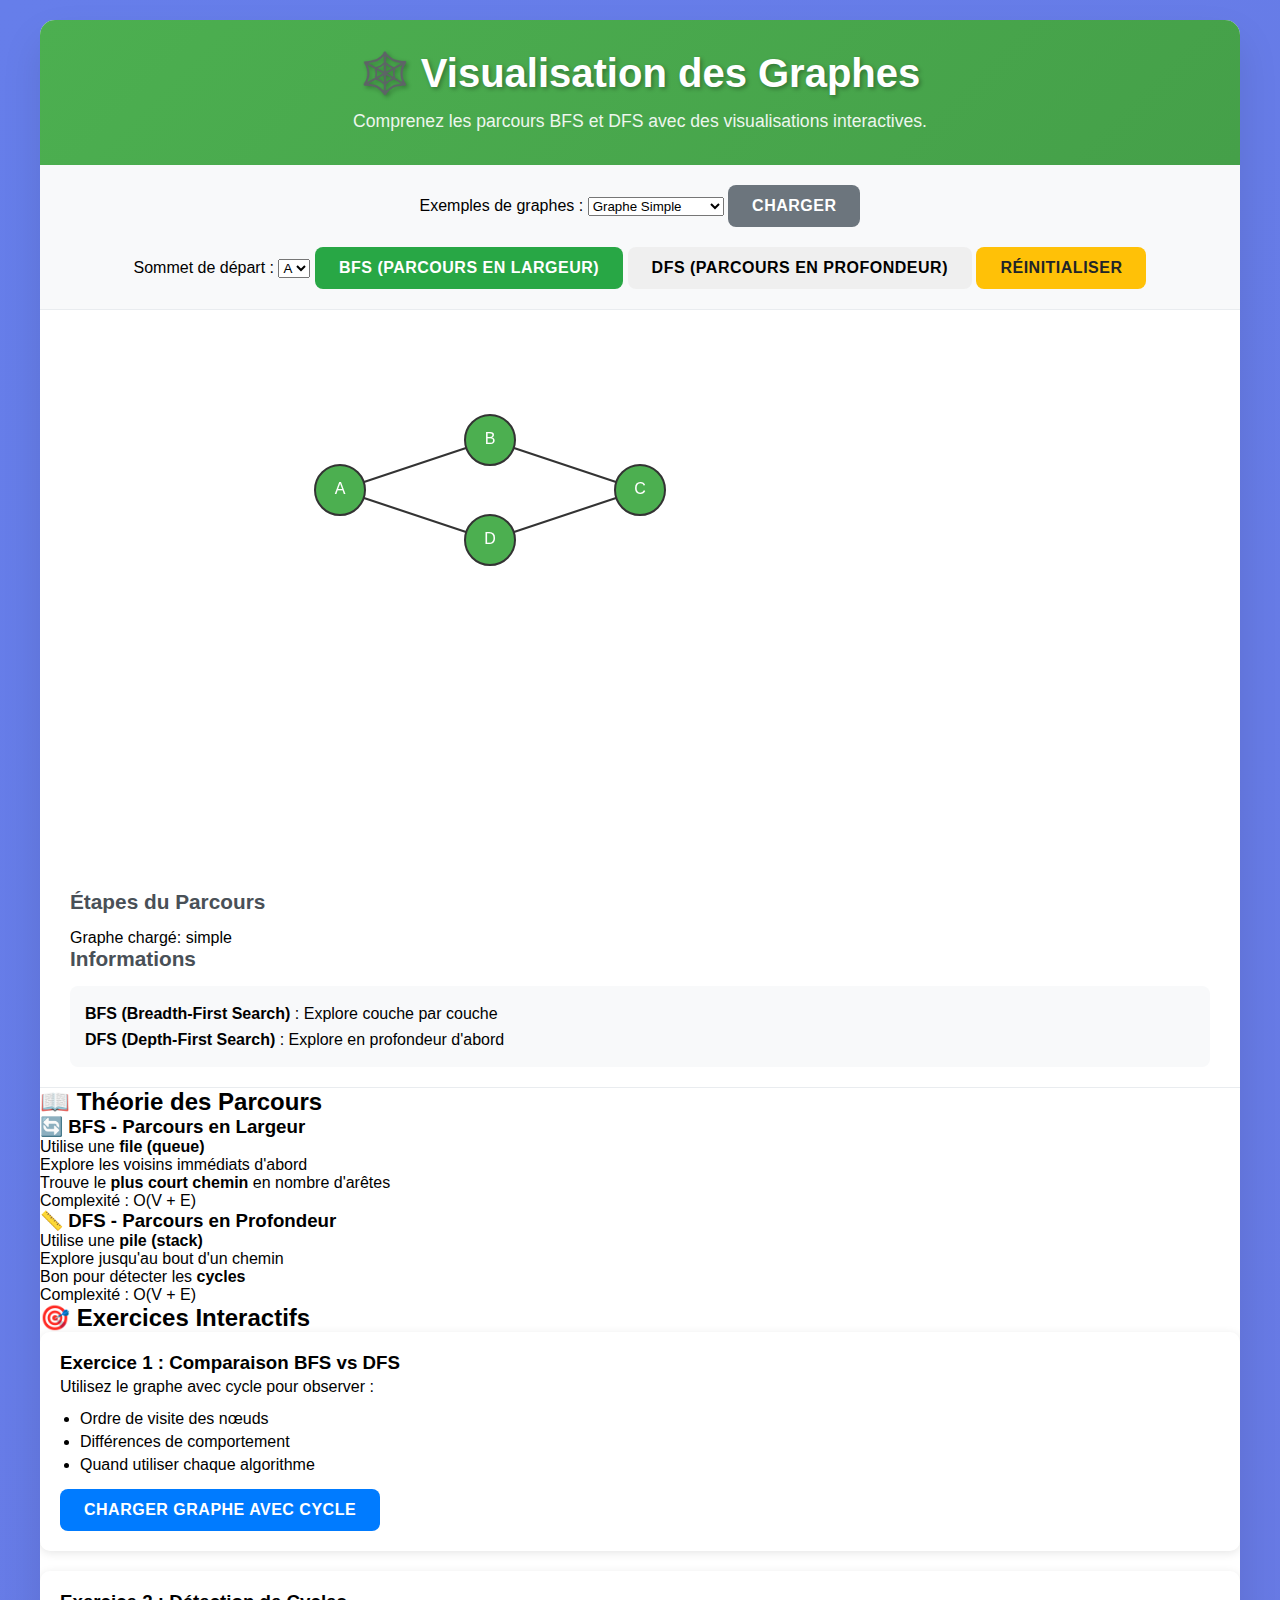
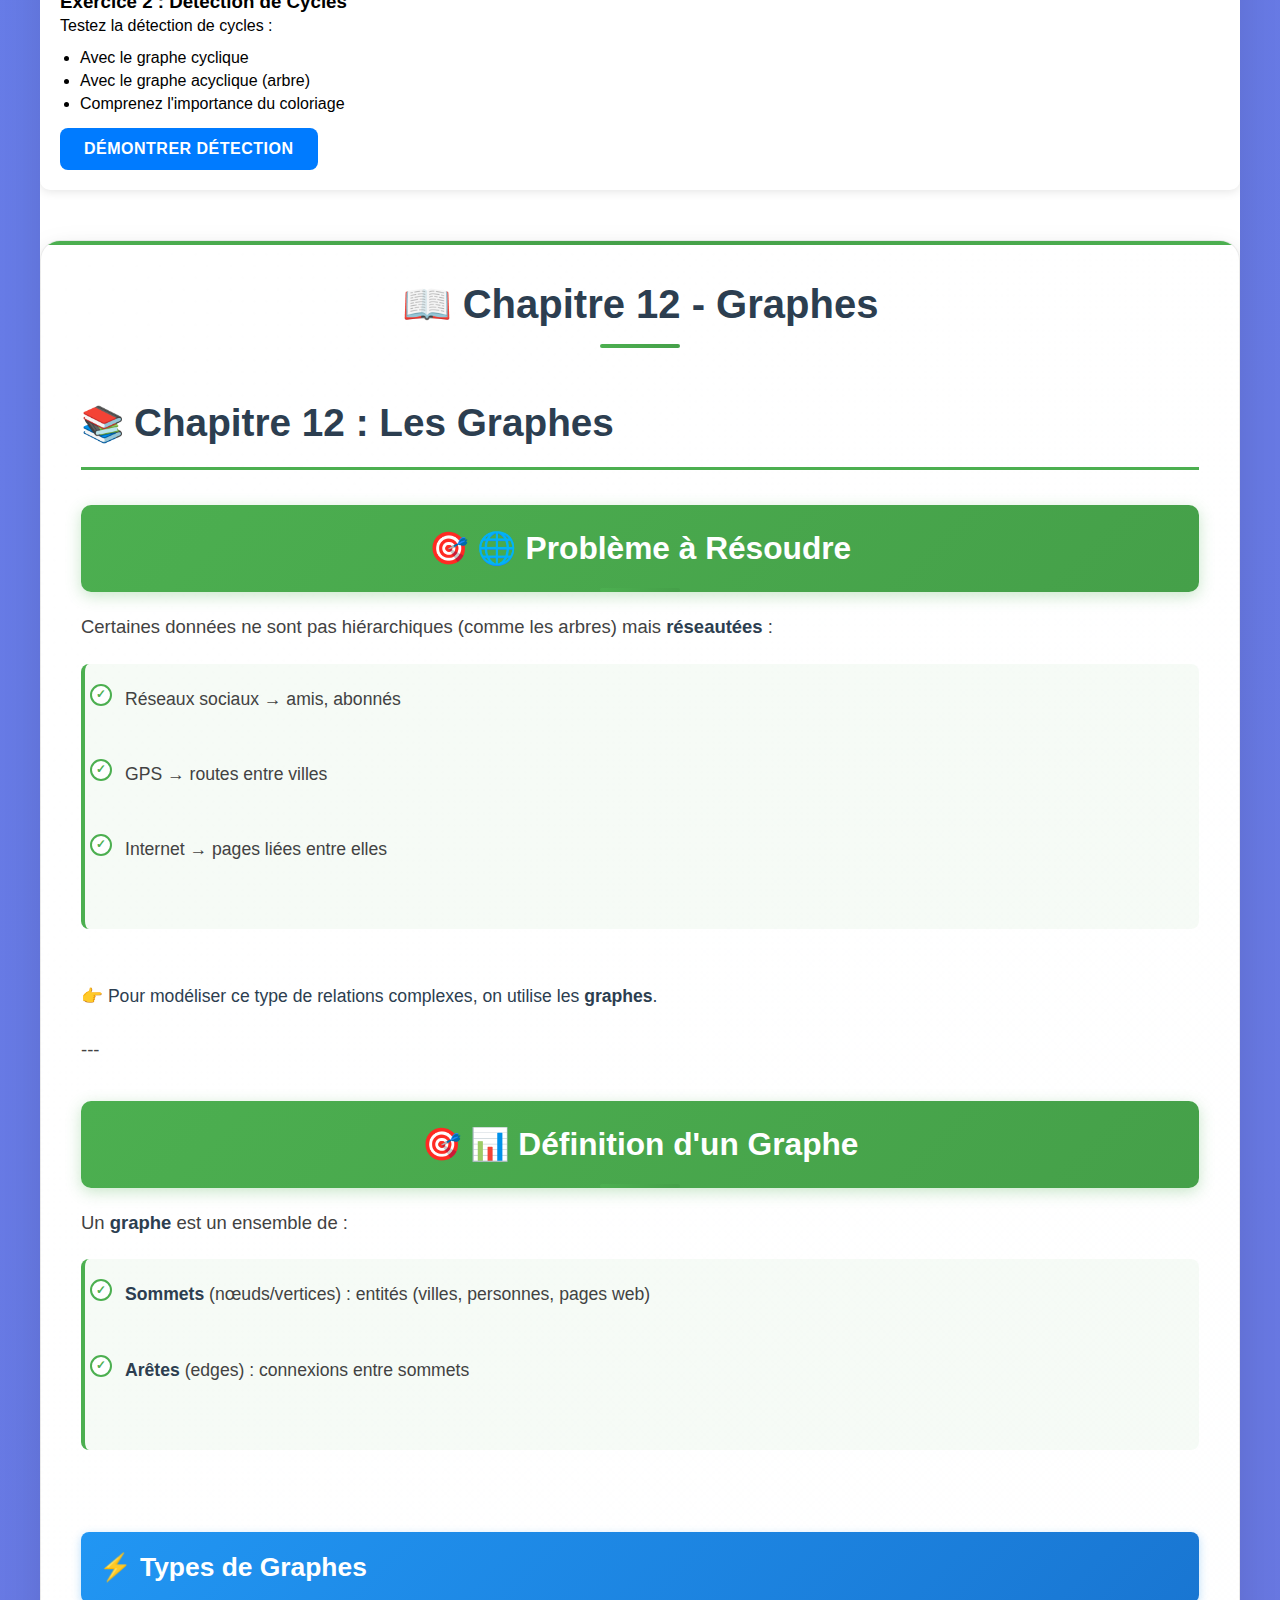
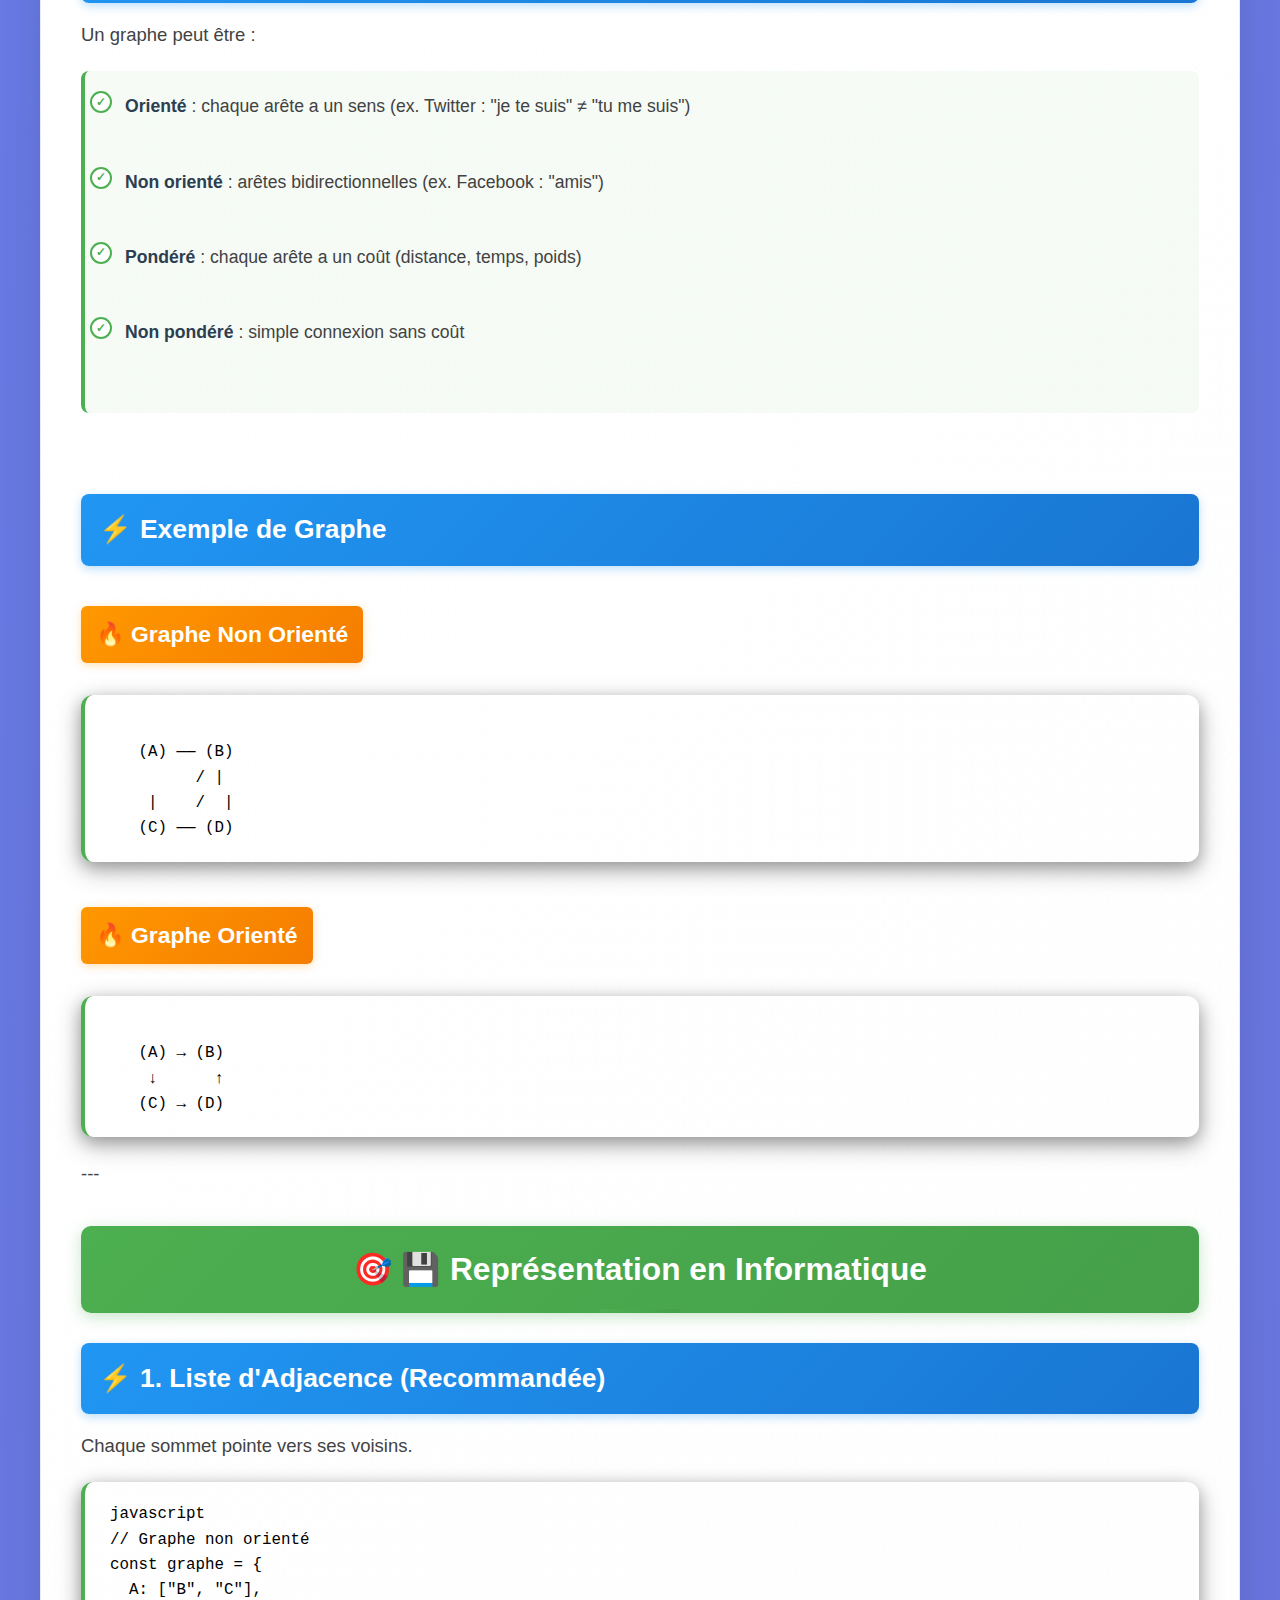
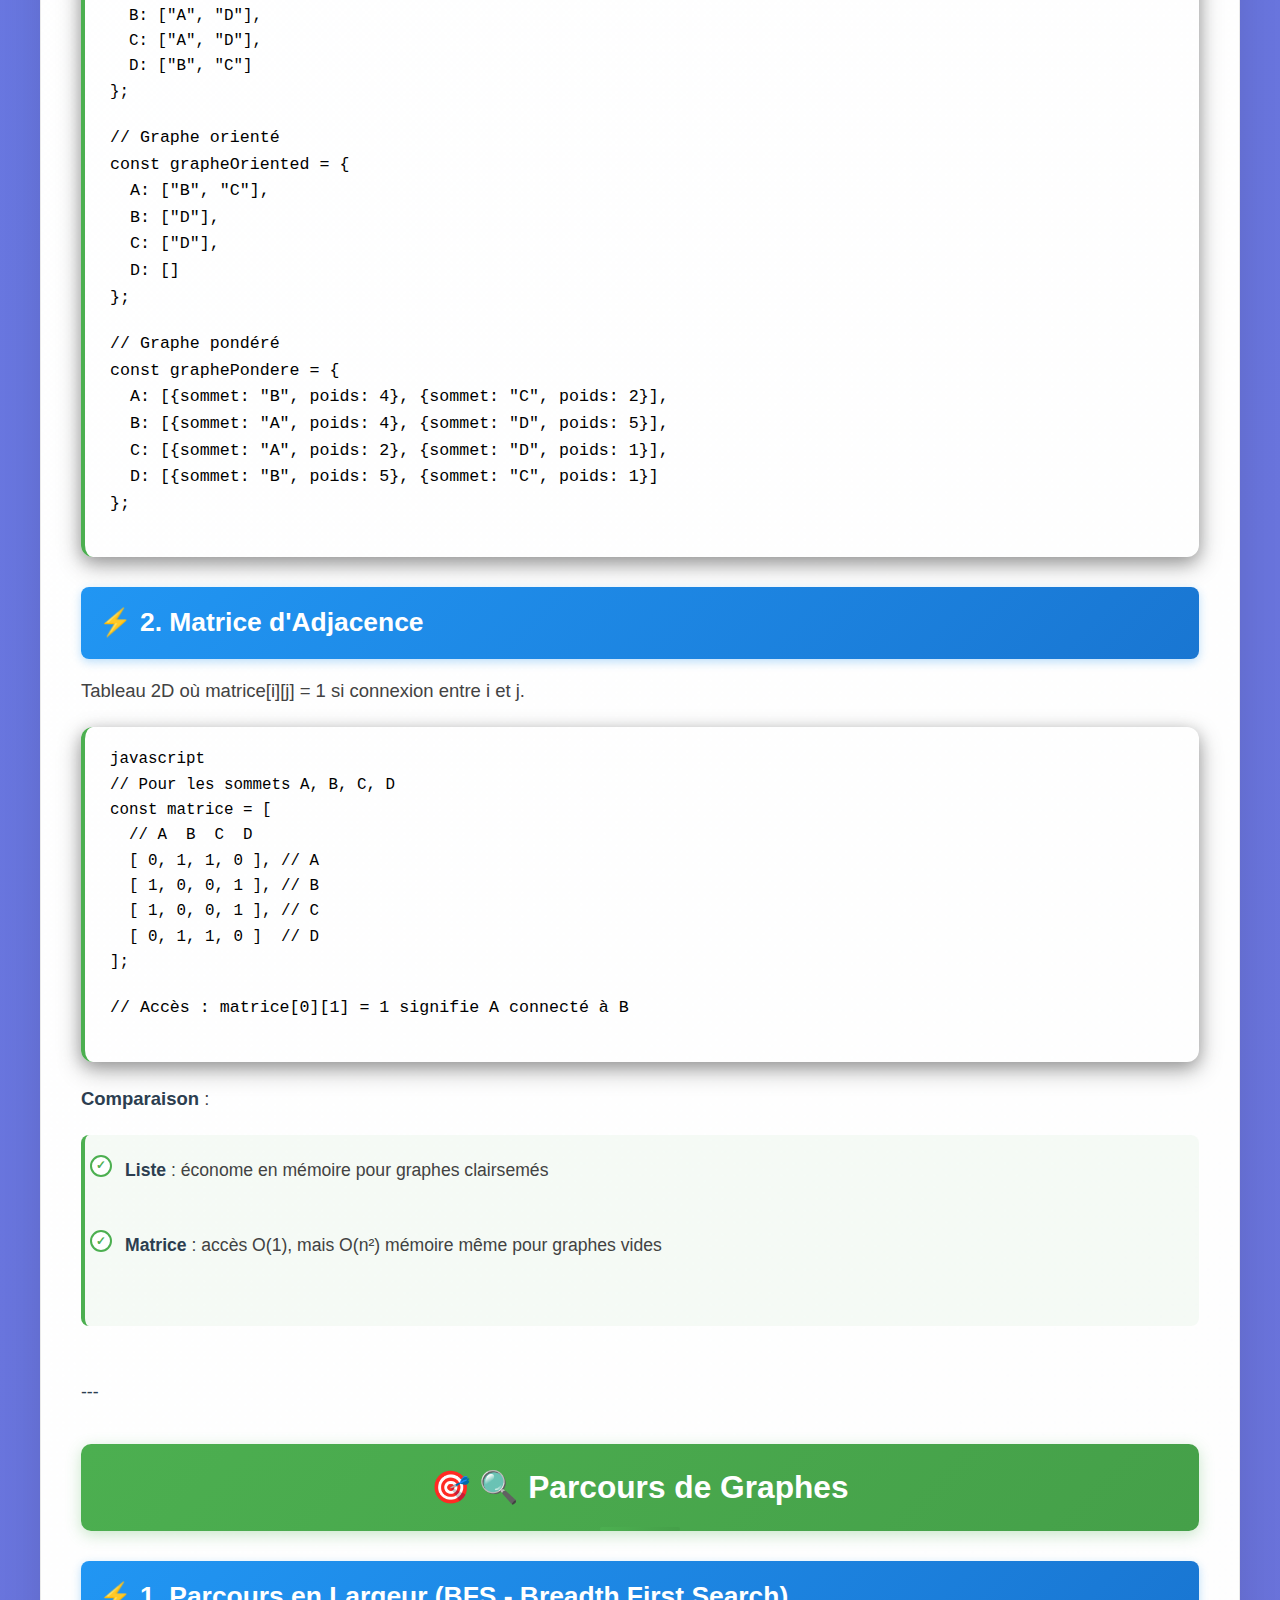
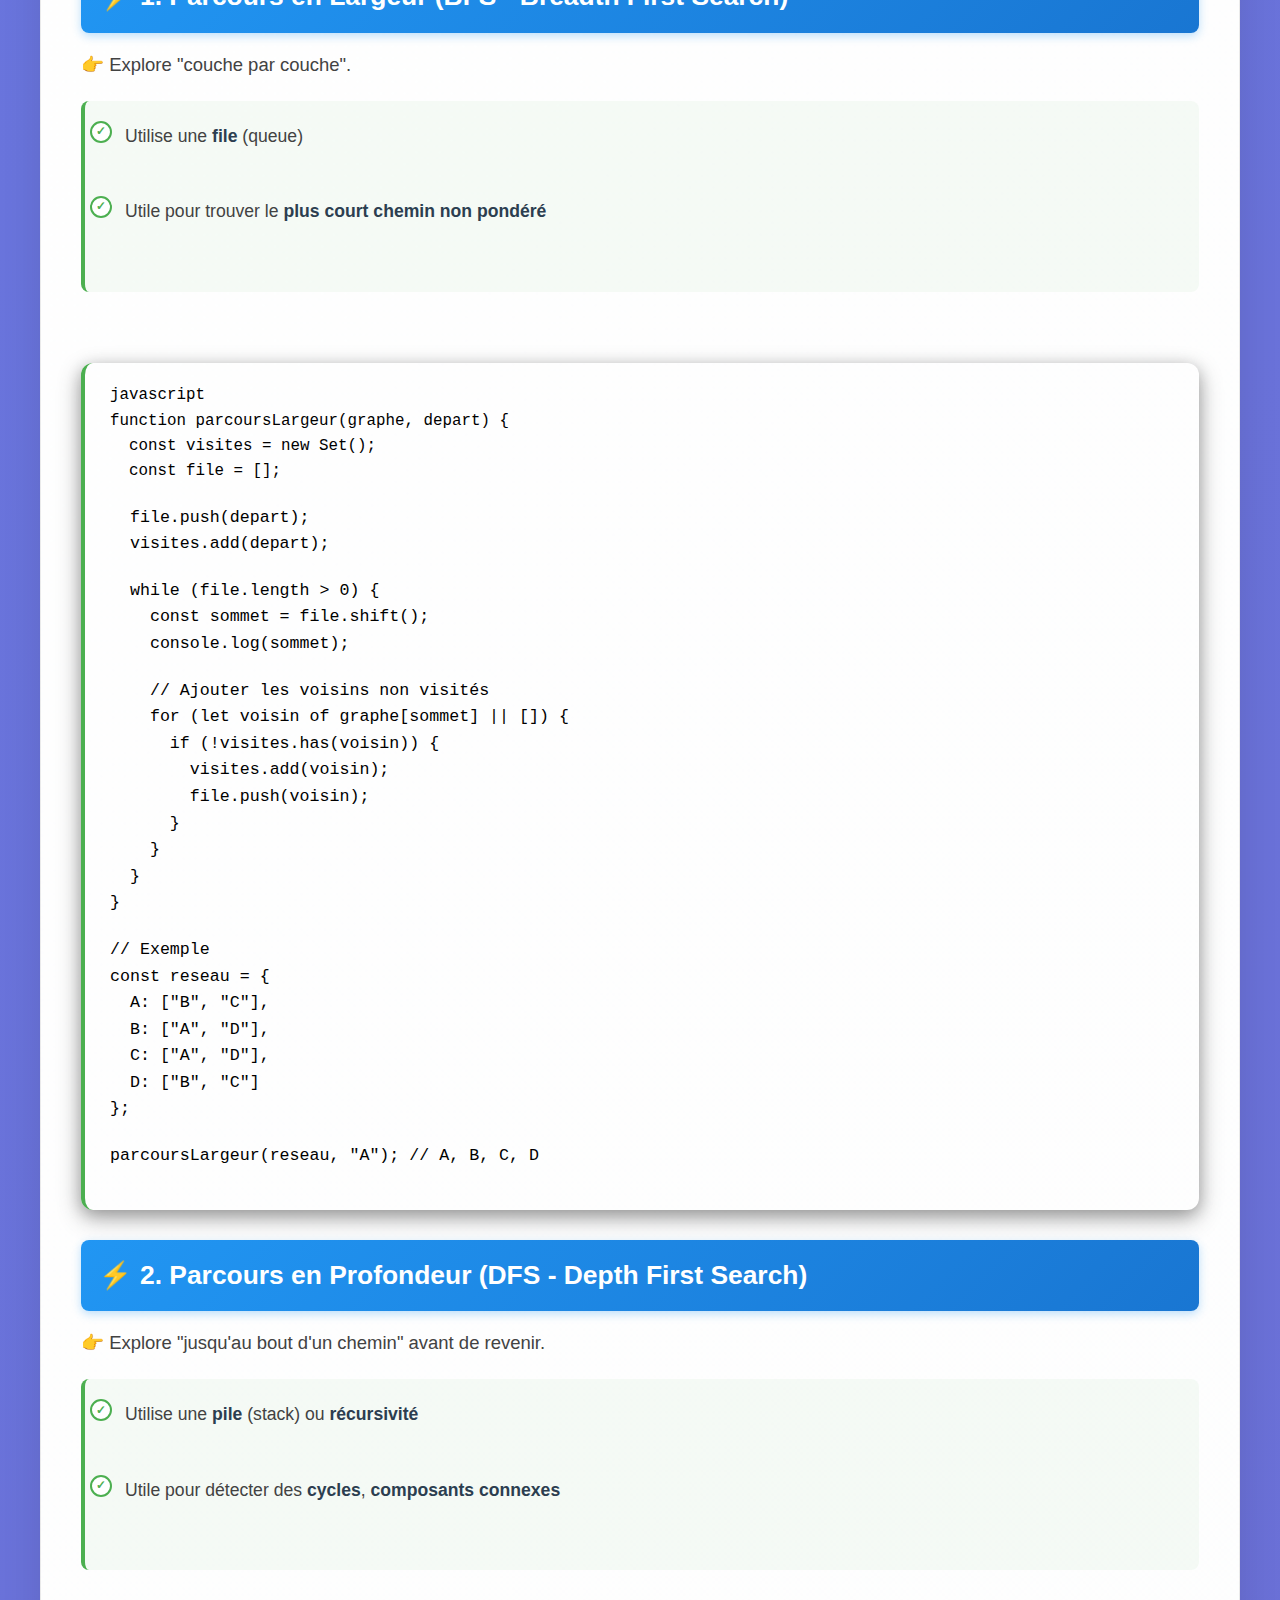
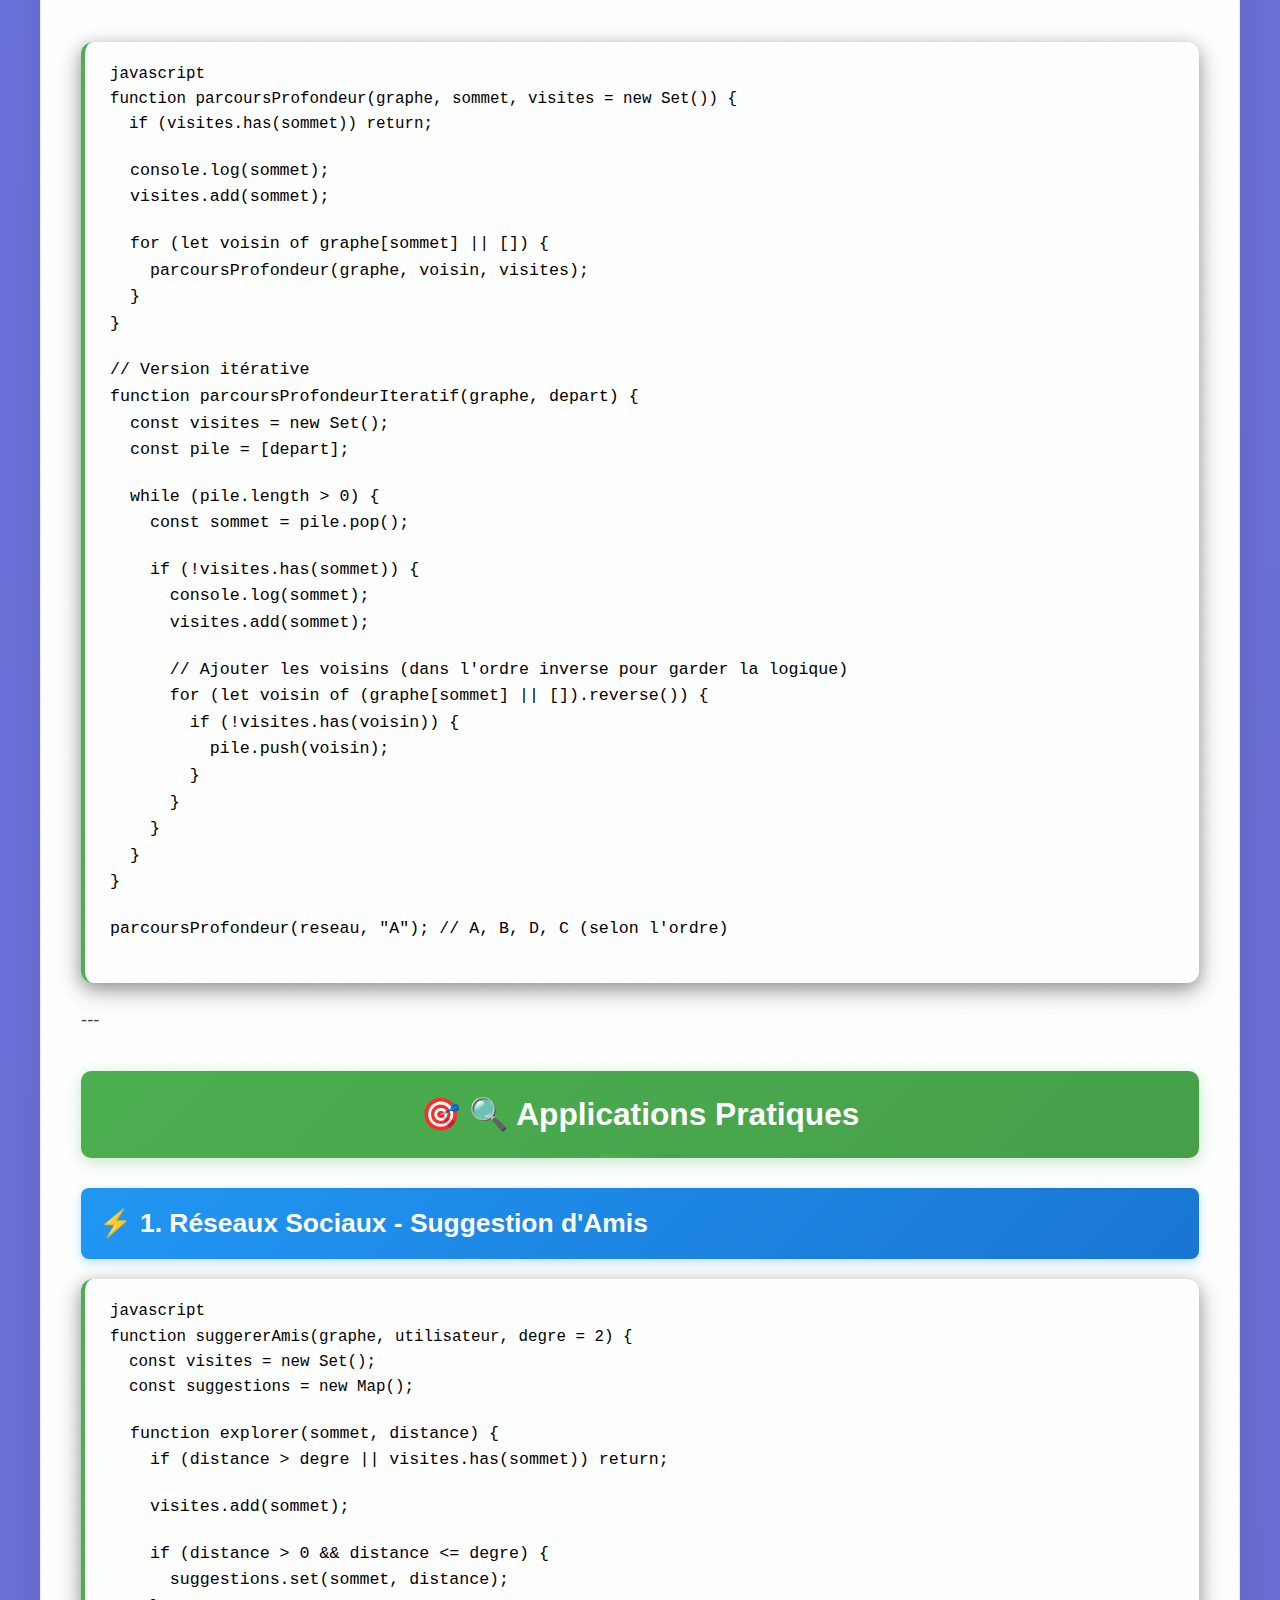
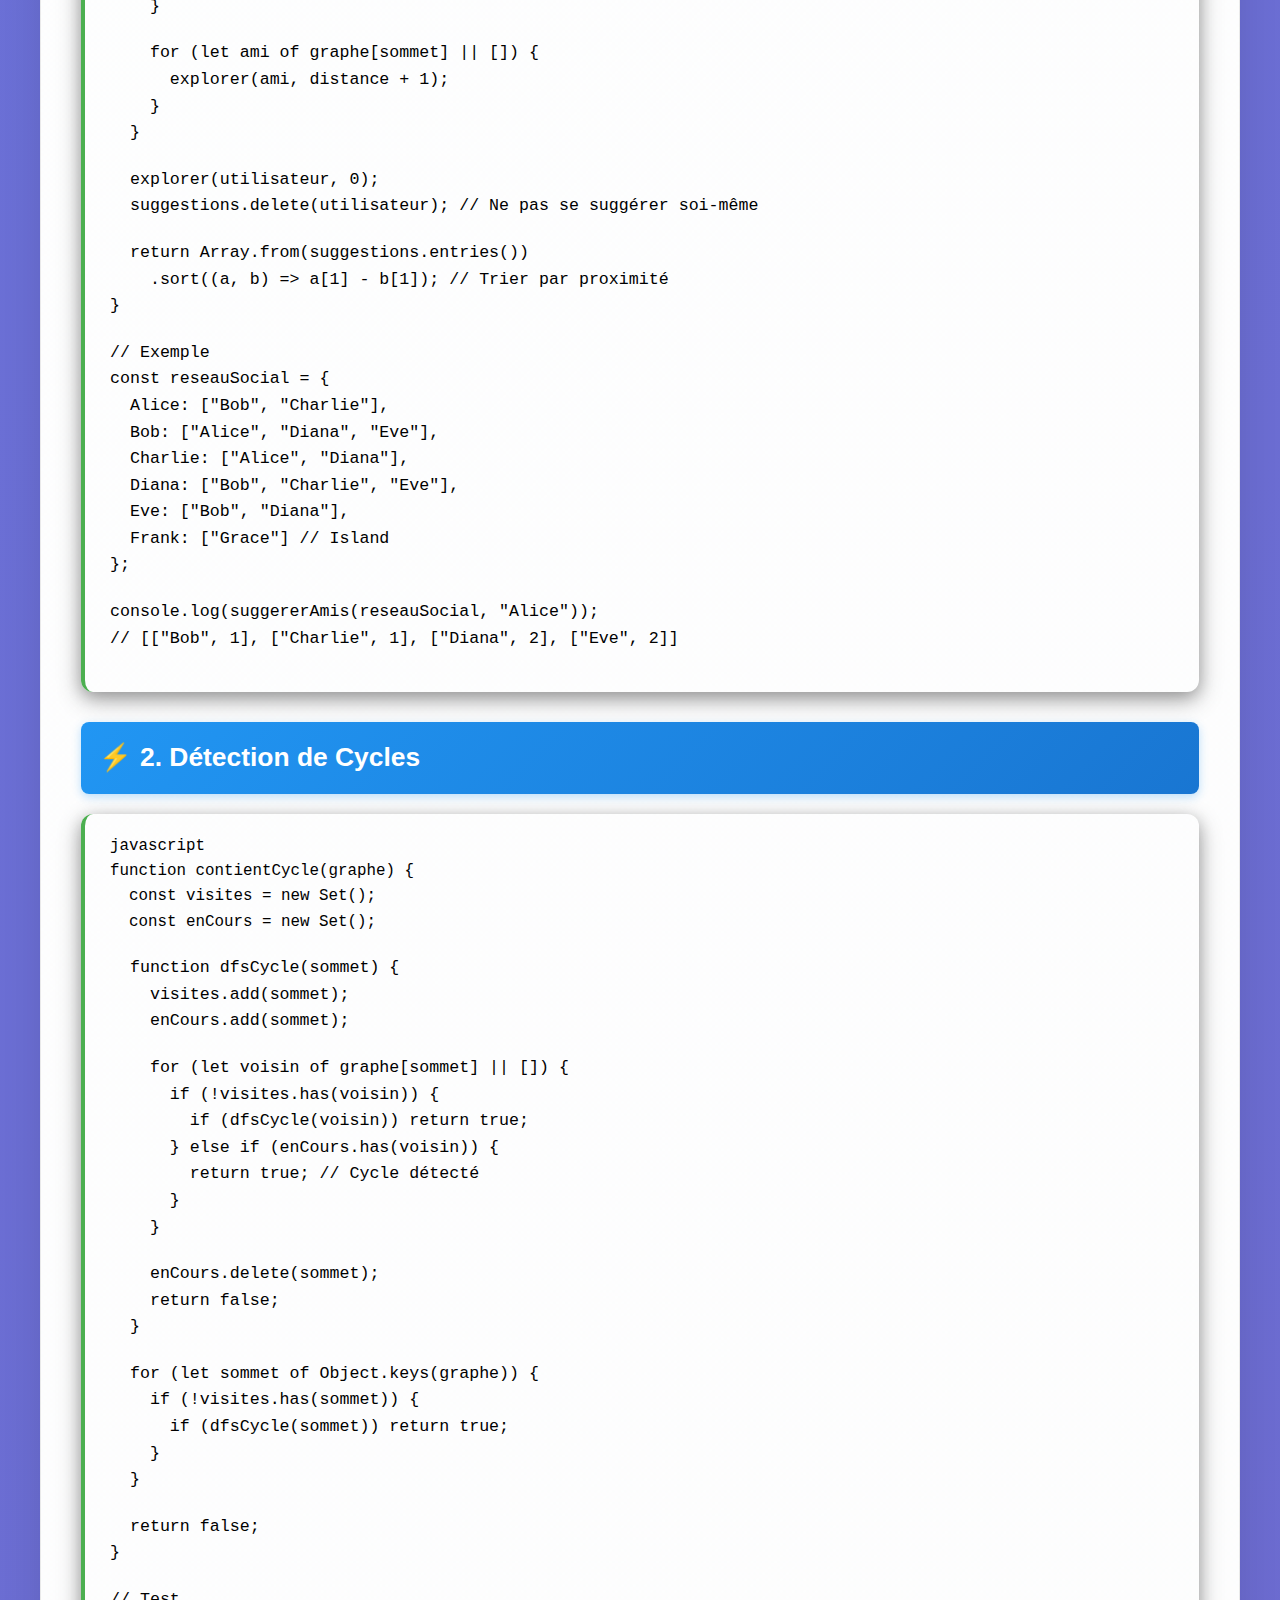
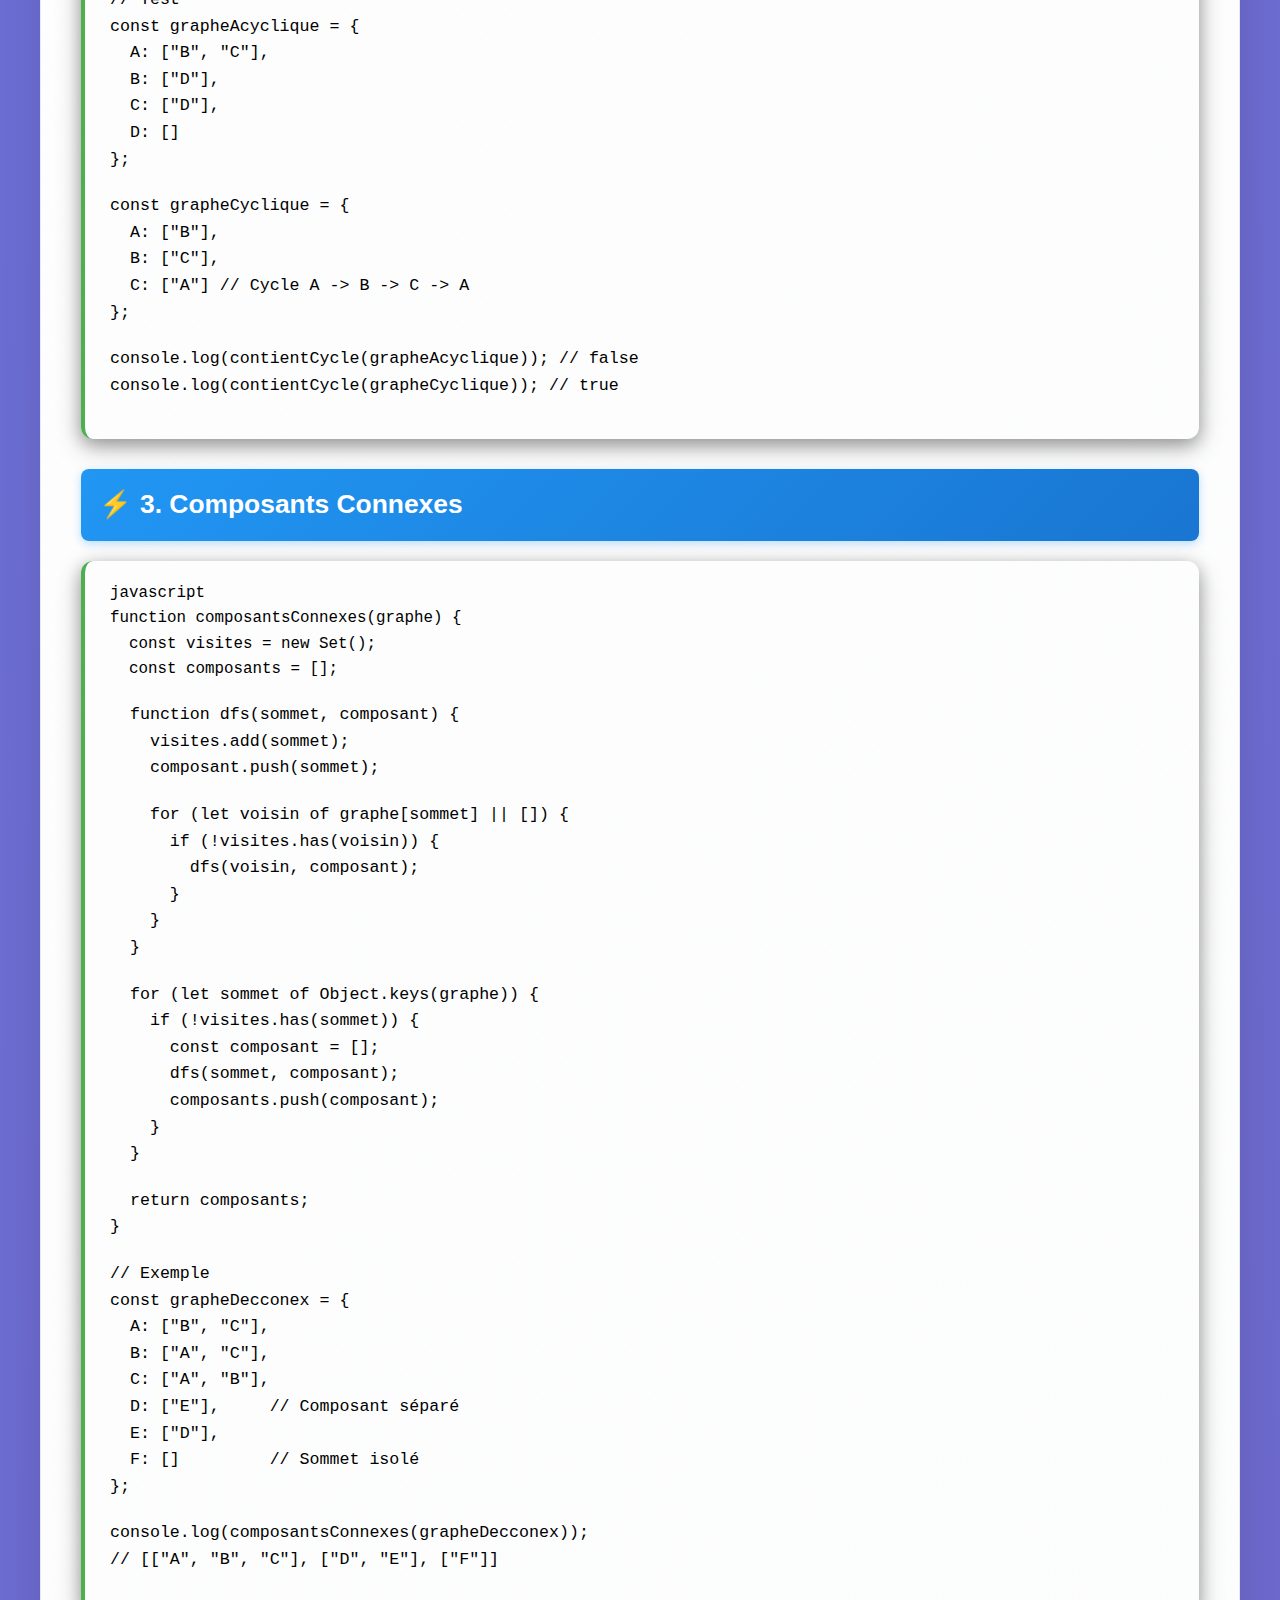
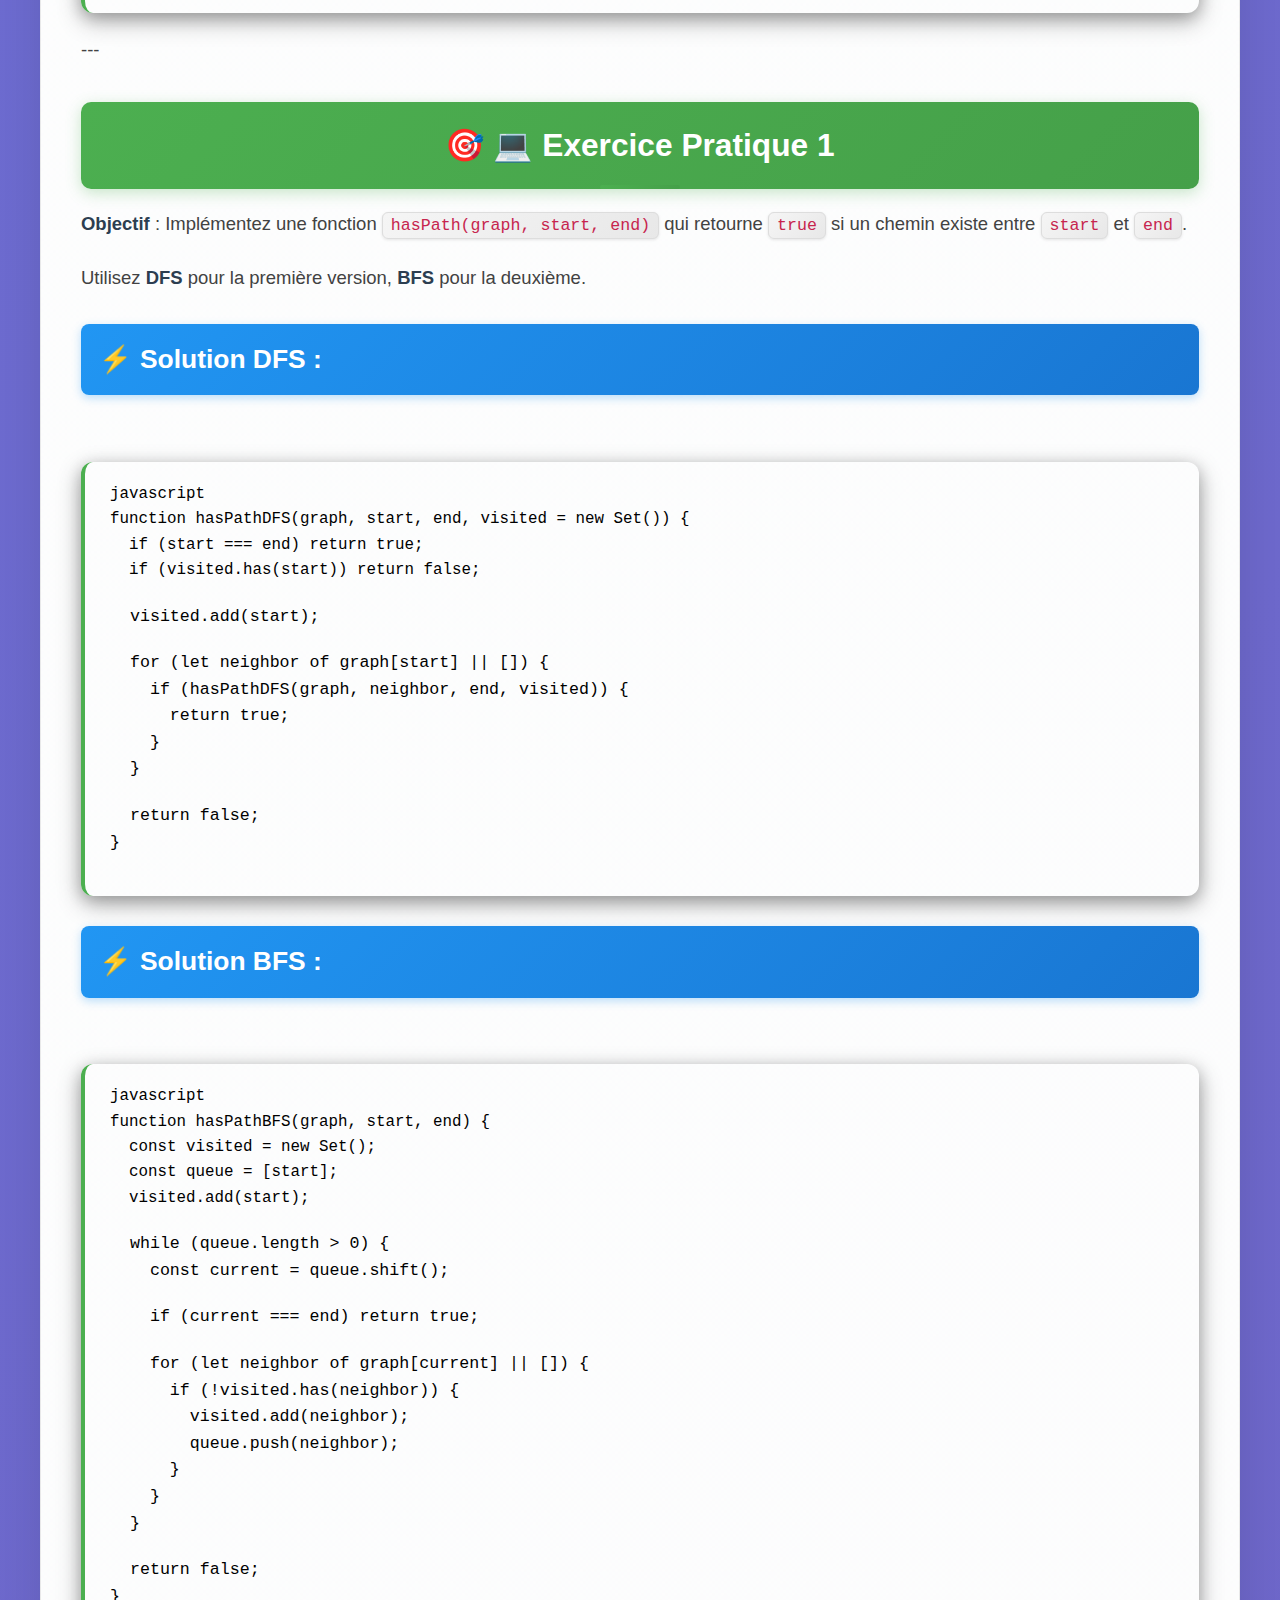
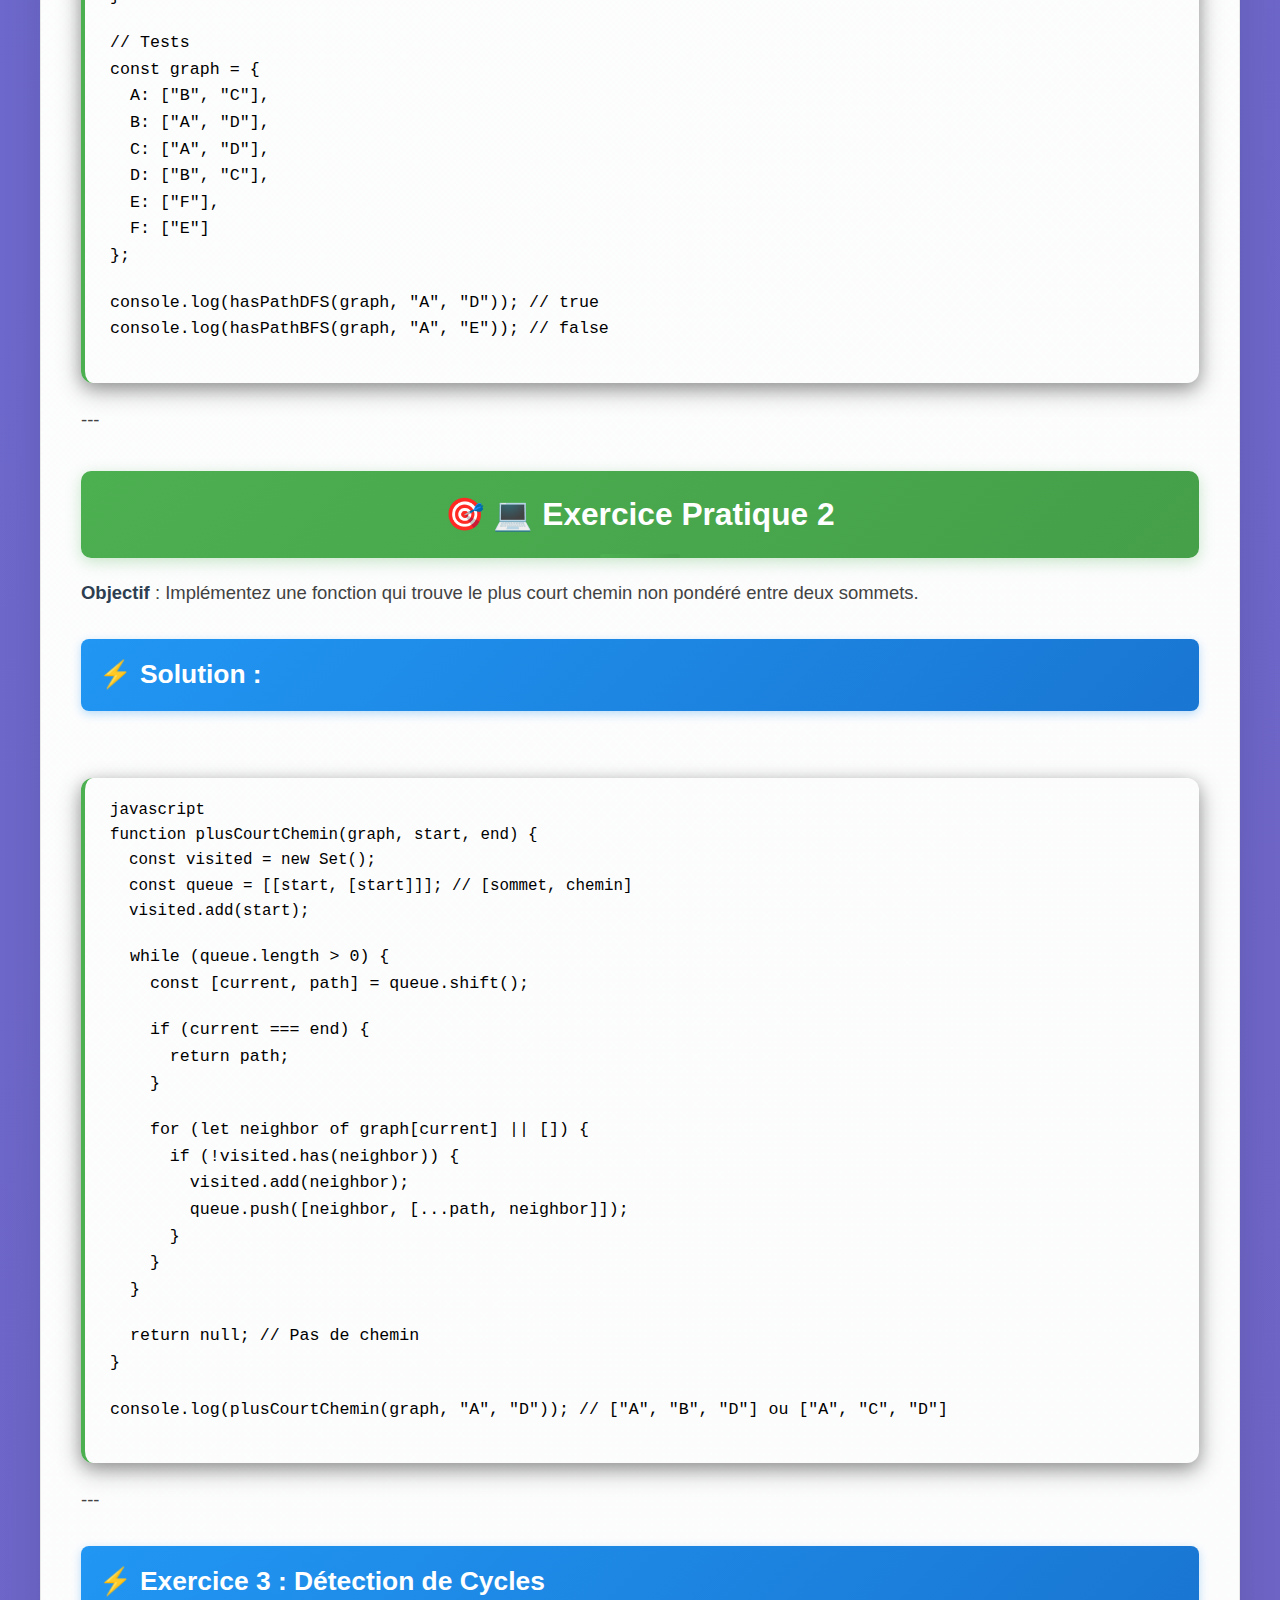
<file: interactive-exercises/graph-visualizer/index.html>
<!DOCTYPE html>
<html lang="fr">
<head>
    <meta charset="UTF-8">
    <meta name="viewport" content="width=device-width, initial-scale=1.0">
    <title>Visualisation des Graphes - Exercice Interactif</title>
    <link rel="stylesheet" href="styles.css">
    <link rel="stylesheet" href="../highlight-theme.css">
    <script src="../highlight.min.js"></script>
</head>
<body>
    <div class="container">
        <header>
            <h1>🕸️ Visualisation des Graphes</h1>
            <p class="description">
                Comprenez les parcours BFS et DFS avec des visualisations interactives.
            </p>
        </header>

        <div class="controls">
            <div class="graph-presets">
                <label>Exemples de graphes :</label>
                <select id="graphPreset">
                    <option value="simple">Graphe Simple</option>
                    <option value="tree">Arbre</option>
                    <option value="cycle">Graphe avec Cycle</option>
                    <option value="complex">Graphe Complexe</option>
                </select>
                <button id="loadPresetBtn" class="btn btn-secondary">Charger</button>
            </div>

            <div class="traversal-controls">
                <label>Sommet de départ :</label>
                <select id="startNode">
                    <option value="A">A</option>
                </select>
                <button id="bfsBtn" class="btn btn-success">BFS (Parcours en Largeur)</button>
                <button id="dfsBtn" class="btn btn-info">DFS (Parcours en Profondeur)</button>
                <button id="resetBtn" class="btn btn-warning">Réinitialiser</button>
            </div>
        </div>

        <div class="visualization">
            <canvas id="graphCanvas" width="800" height="500"></canvas>
        </div>

        <div class="info-panel">
            <div class="traversal-steps">
                <h3>Étapes du Parcours</h3>
                <div id="stepsContainer">
                    <p>Sélectionnez un algorithme pour voir les étapes...</p>
                </div>
            </div>

            <div class="algorithm-info">
                <h3>Informations</h3>
                <div id="algorithmInfo">
                    <p><strong>BFS (Breadth-First Search)</strong> : Explore couche par couche</p>
                    <p><strong>DFS (Depth-First Search)</strong> : Explore en profondeur d'abord</p>
                </div>
            </div>
        </div>

        <div class="theory-section">
            <h2>📖 Théorie des Parcours</h2>

            <div class="theory-grid">
                <div class="theory-card">
                    <h3>🔄 BFS - Parcours en Largeur</h3>
                    <ul>
                        <li>Utilise une <strong>file (queue)</strong></li>
                        <li>Explore les voisins immédiats d'abord</li>
                        <li>Trouve le <strong>plus court chemin</strong> en nombre d'arêtes</li>
                        <li>Complexité : O(V + E)</li>
                    </ul>
                </div>

                <div class="theory-card">
                    <h3>📏 DFS - Parcours en Profondeur</h3>
                    <ul>
                        <li>Utilise une <strong>pile (stack)</strong></li>
                        <li>Explore jusqu'au bout d'un chemin</li>
                        <li>Bon pour détecter les <strong>cycles</strong></li>
                        <li>Complexité : O(V + E)</li>
                    </ul>
                </div>
            </div>
        </div>

        <div class="exercises-section">
            <h2>🎯 Exercices Interactifs</h2>

            <div class="exercise">
                <h3>Exercice 1 : Comparaison BFS vs DFS</h3>
                <p>Utilisez le graphe avec cycle pour observer :</p>
                <ul>
                    <li>Ordre de visite des nœuds</li>
                    <li>Différences de comportement</li>
                    <li>Quand utiliser chaque algorithme</li>
                </ul>
                <button onclick="loadCycleGraph()" class="btn btn-primary">Charger Graphe avec Cycle</button>
                <div id="comparisonResult"></div>
            </div>

            <div class="exercise">
                <h3>Exercice 2 : Détection de Cycles</h3>
                <p>Testez la détection de cycles :</p>
                <ul>
                    <li>Avec le graphe cyclique</li>
                    <li>Avec le graphe acyclique (arbre)</li>
                    <li>Comprenez l'importance du coloriage</li>
                </ul>
                <button onclick="demonstrateCycleDetection()" class="btn btn-primary">Démontrer Détection</button>
                <div id="cycleResult"></div>
            </div>
        </div>

        <!-- Section Chapitre Complet -->
        <div class="chapter-content">
            <h2>📖 Chapitre 12 - Graphes</h2>
            <div class="chapter-text" id="chapter-content">
                <!-- Le contenu du chapitre sera chargé ici -->
            </div>
        </div>

        <footer>
            <div class="footer-main">
                <h3>🎓 Exercices Interactifs - Algorithmes et Structures de Données</h3>
                <p><strong>Chapitre 12 - Graphes</strong></p>
                <p>Découvrez BFS et DFS dans les graphes</p>
            </div>

            <div class="chapter-ref">
                <p>
                    <strong>📖 Référence complète :</strong> Chapitre 12 du manuel<br>
                    <strong>🎯 Objectif :</strong> Comprendre BFS et DFS visuellement<br>
                    <strong>⏱️ Durée estimée :</strong> 55 minutes<br>
                    <strong>💡 Prérequis :</strong> Notions de base en structures de données et algorithmes
                </p>
            </div>

            <div class="footer-links">
                <a href="../index.html" class="footer-btn">🏠 Menu Principal</a>
                <a href="../README.md" class="footer-btn">📚 Documentation</a>
                <a href="../chapters/12-graphs.md" class="footer-btn">📖 Chapitre Complet</a>
            </div>

            <div class="copyright">
                <p>&copy; 2025 Manuel d'Algorithmes et Structures de Données</p>
                <p>Créé avec ❤️ pour l'apprentissage de l'algorithmique</p>
            </div>
        </footer>
    </div>

    <script src="../chapters-data.js"></script>
    <script src="graph-visualizer.js"></script>
    <script src="../chapter-loader.js"></script>
    <script>
        // Initialiser Highlight.js pour la coloration syntaxique
        document.addEventListener('DOMContentLoaded', function() {
            hljs.highlightAll();
        });

        // Initialiser le chargeur de chapitre
        initChapterLoader('12');
    </script>
</body>
</html>
</file>
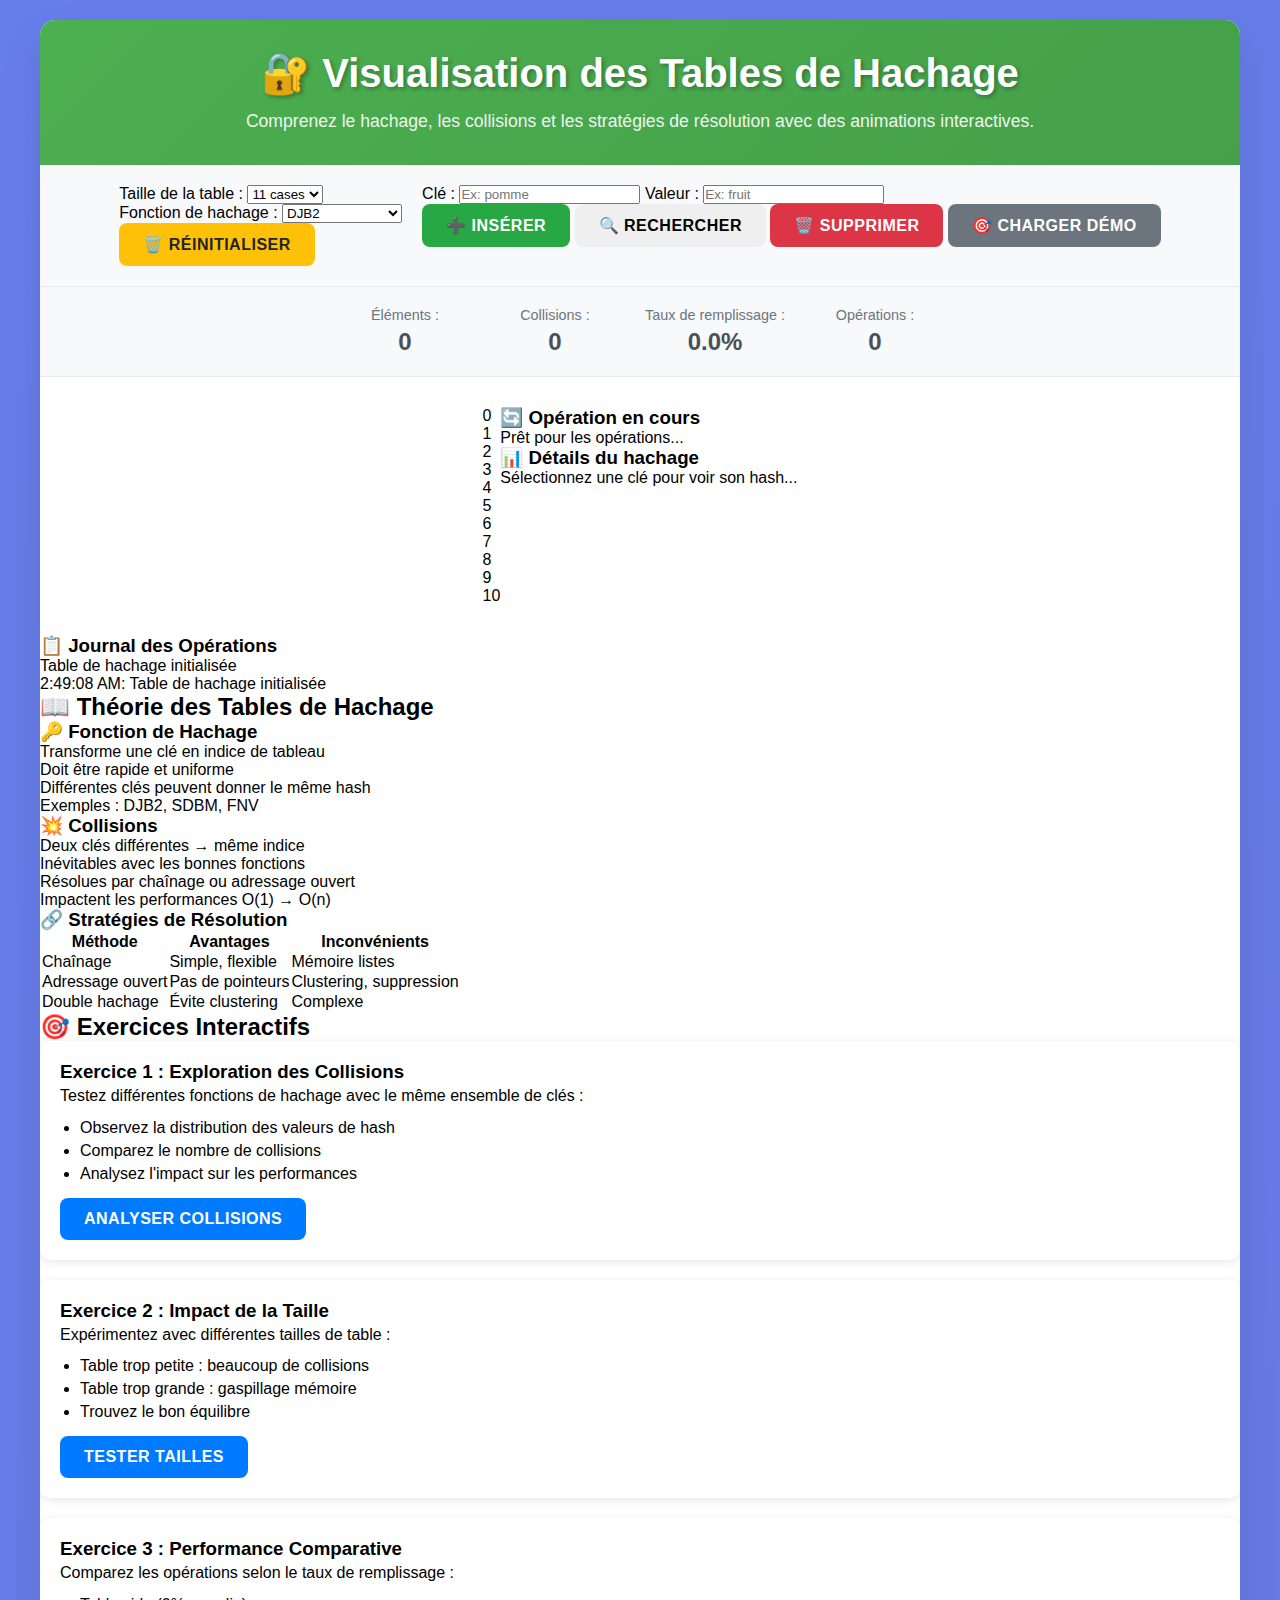
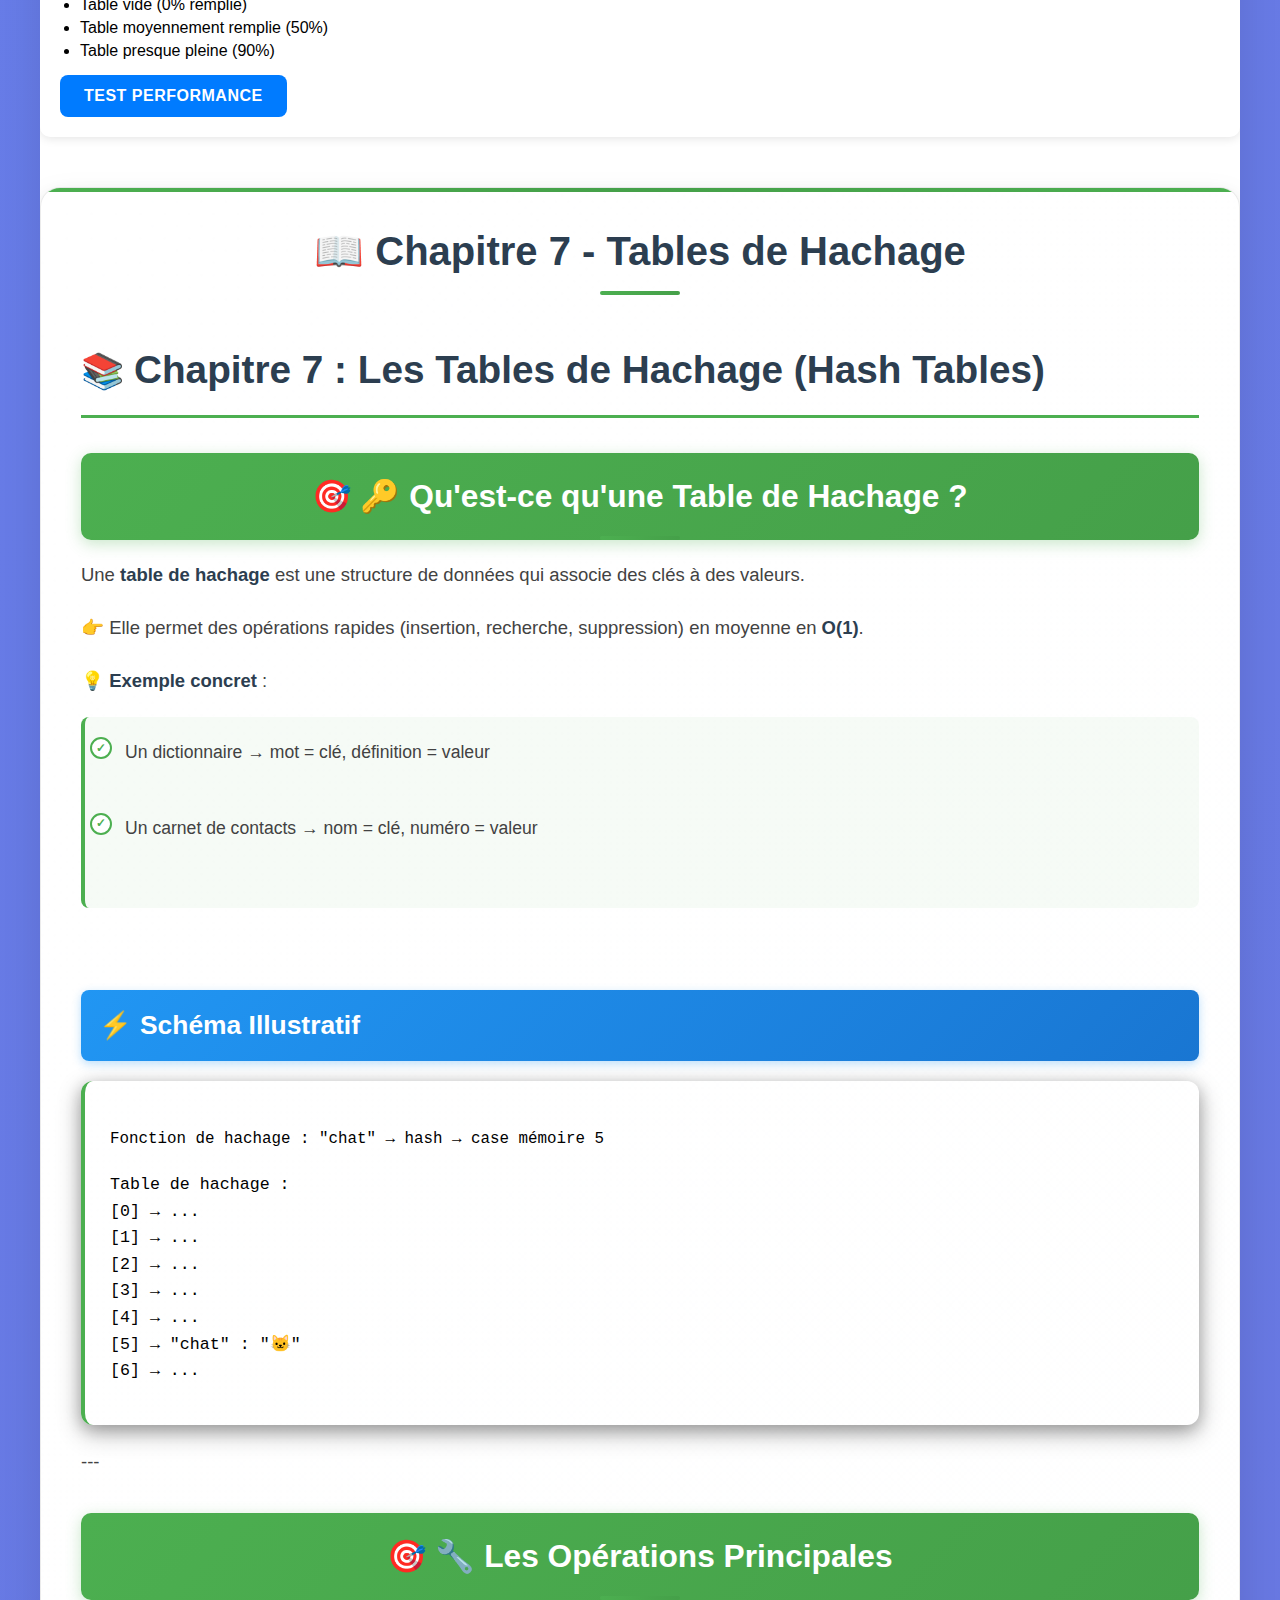
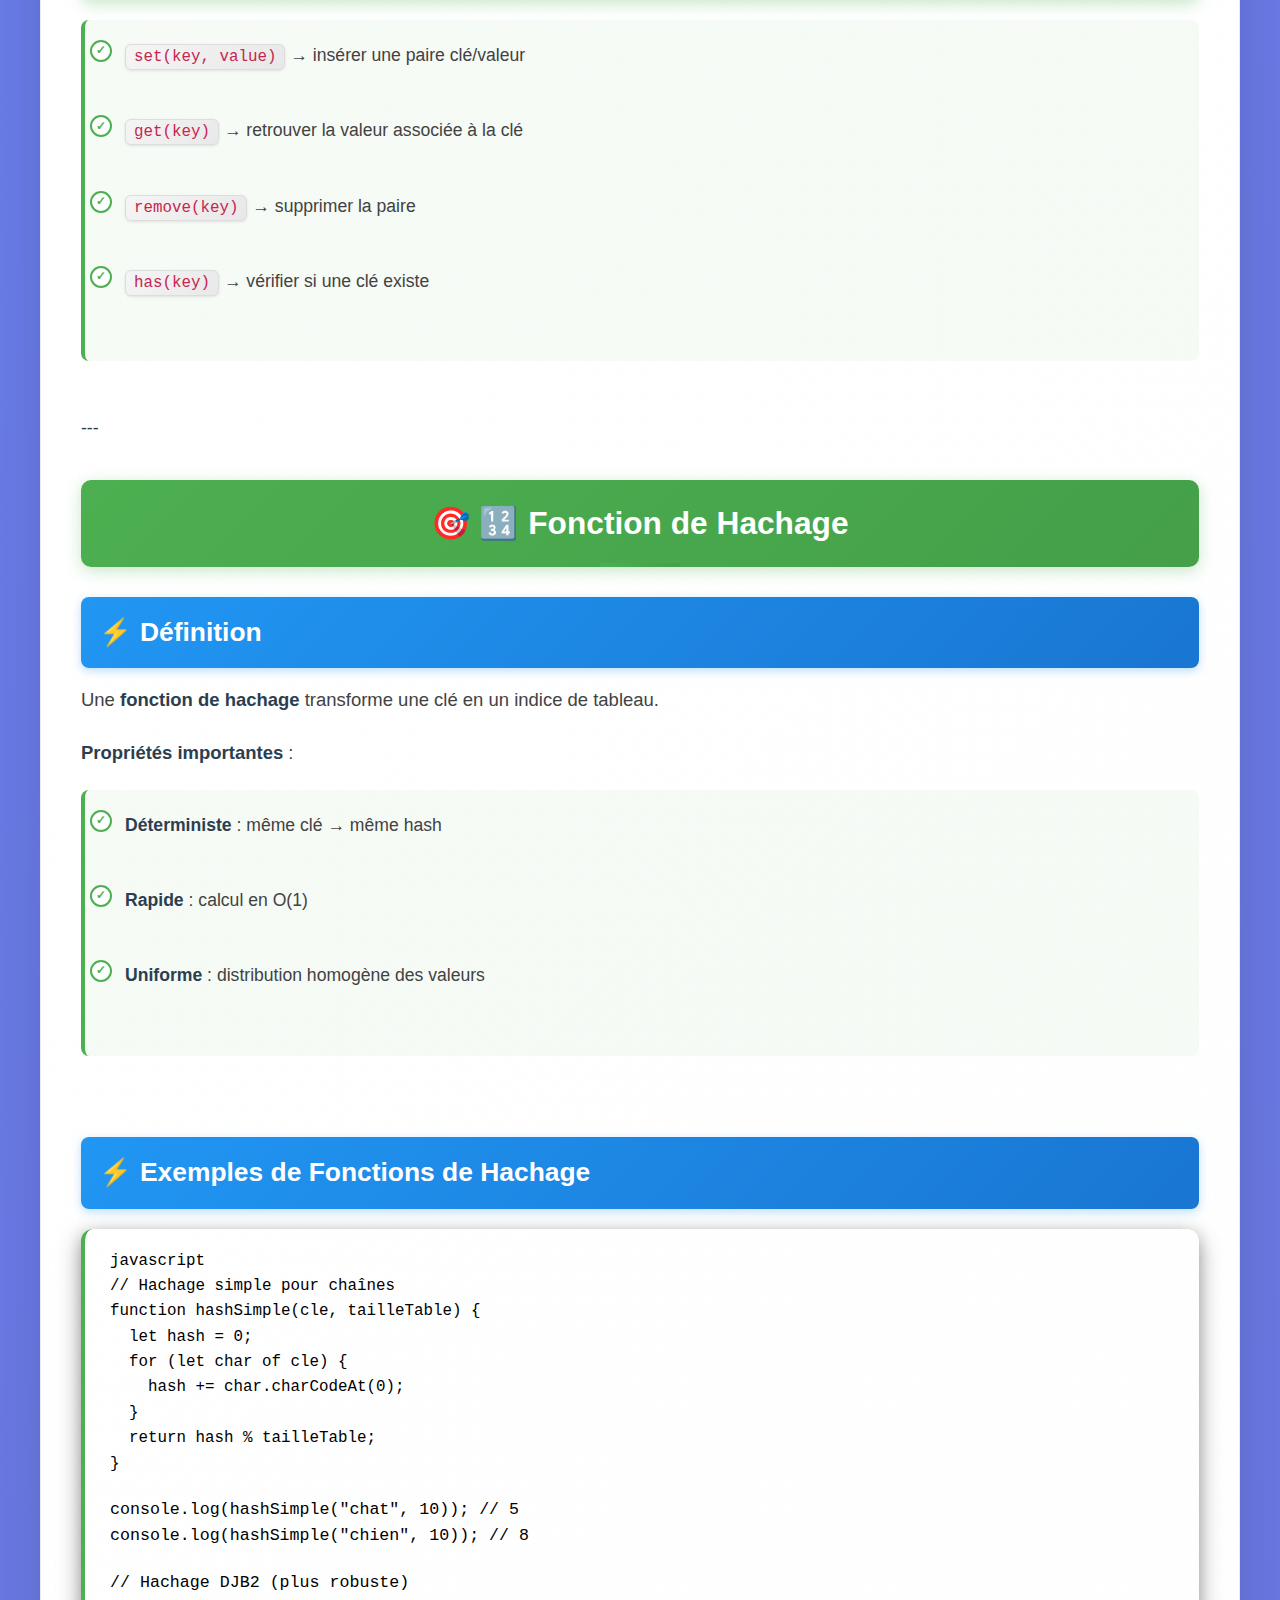
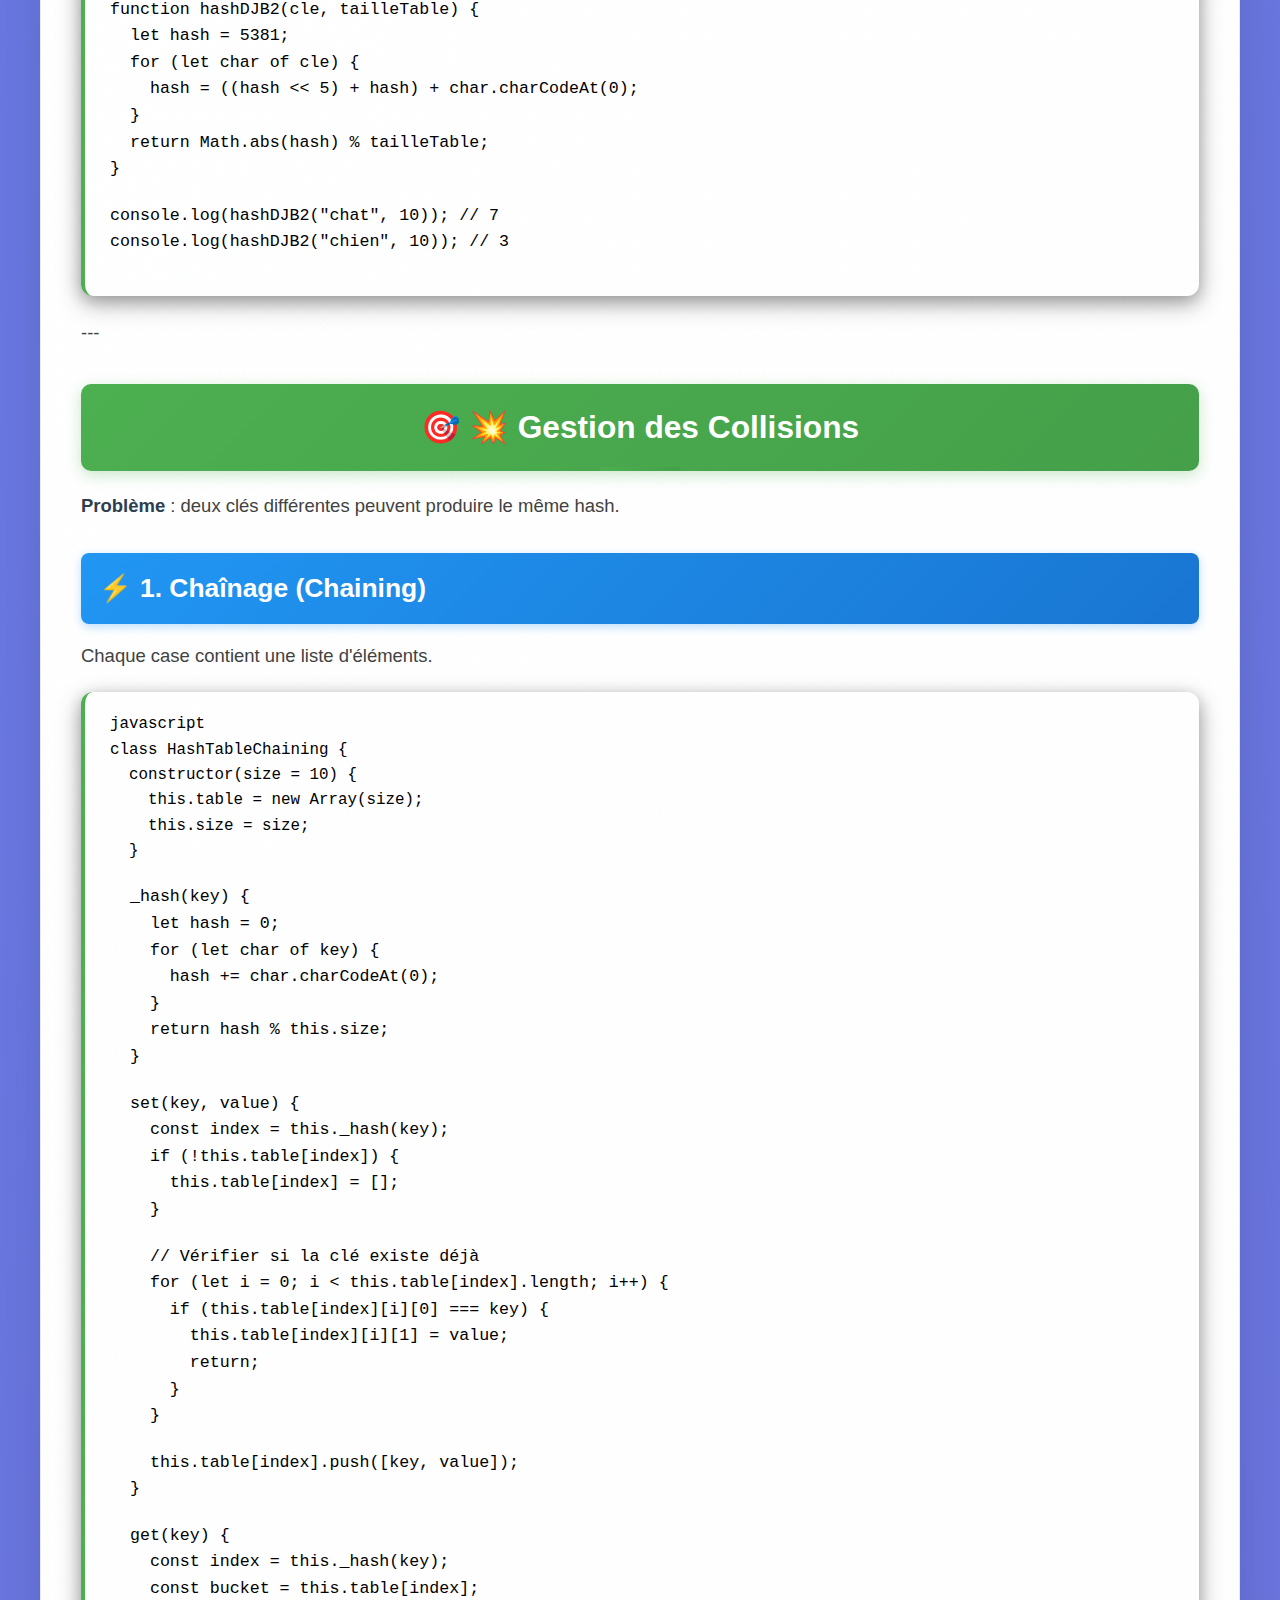
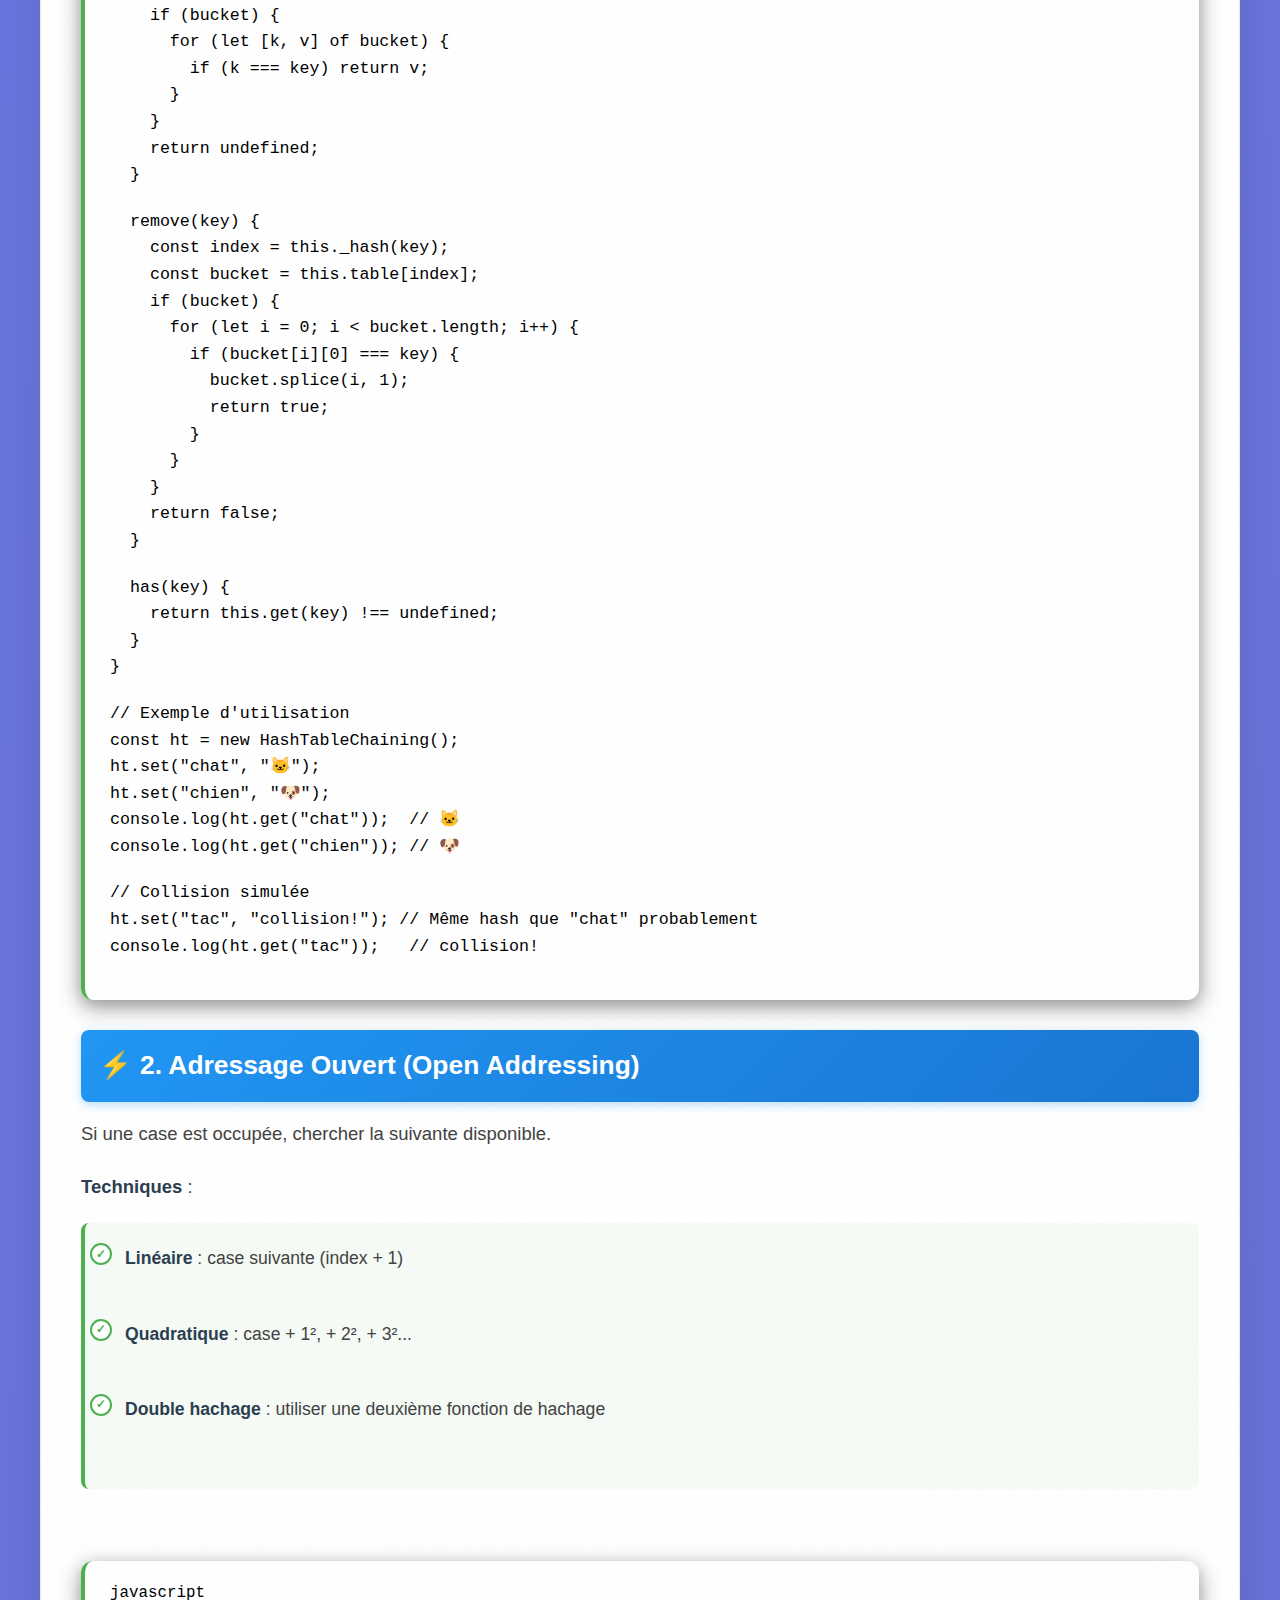
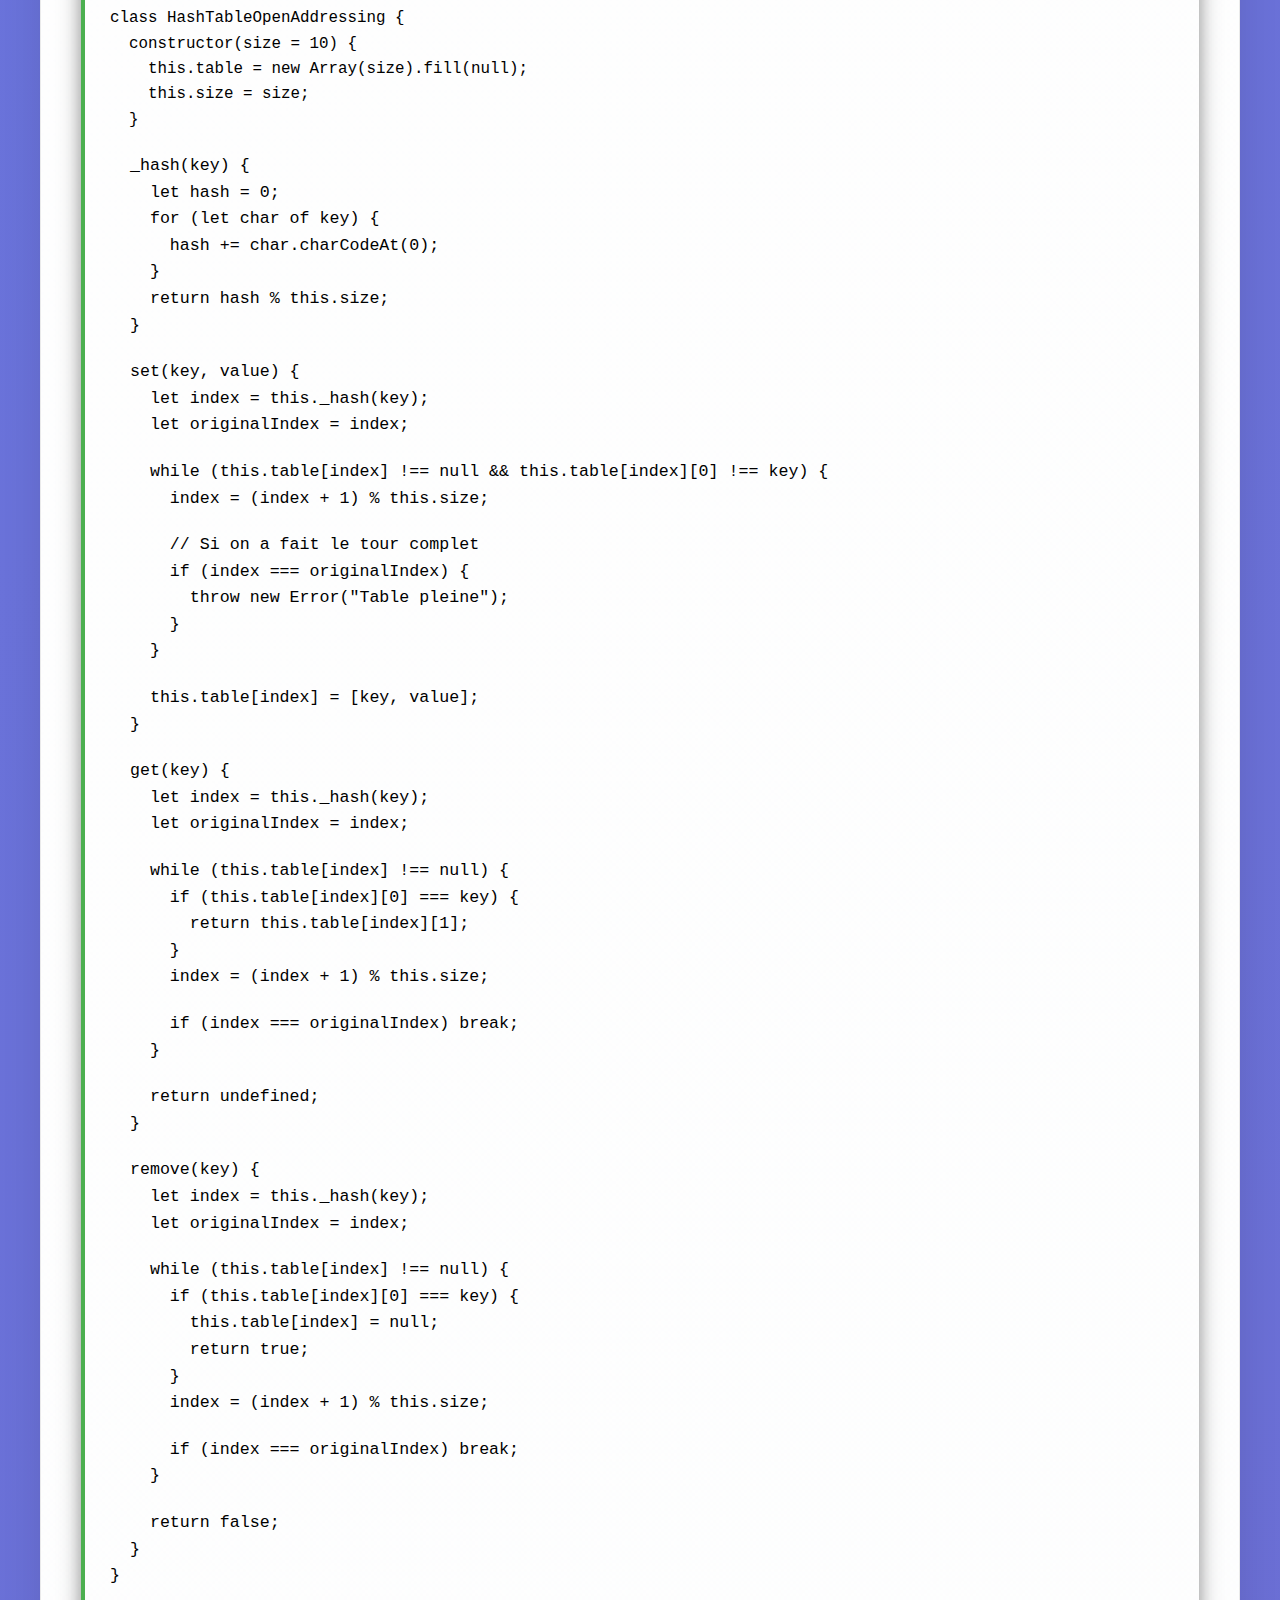
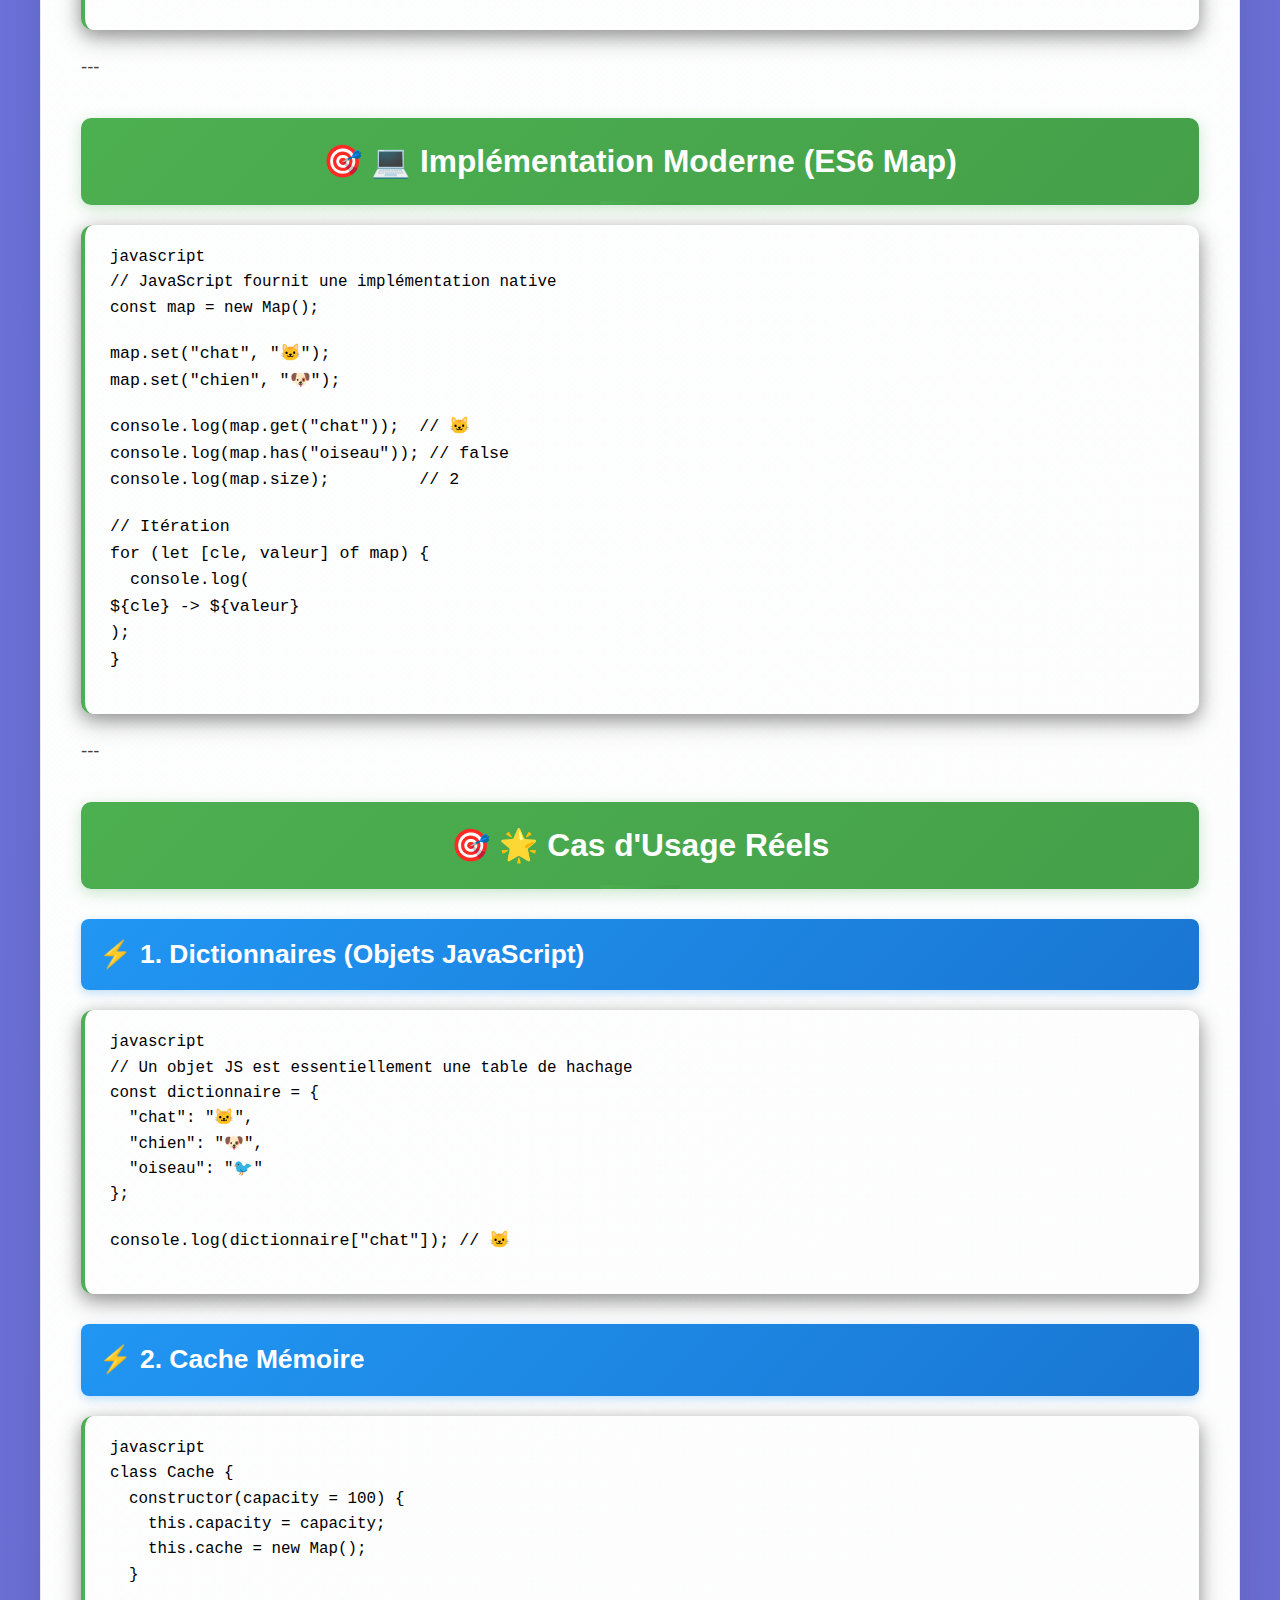
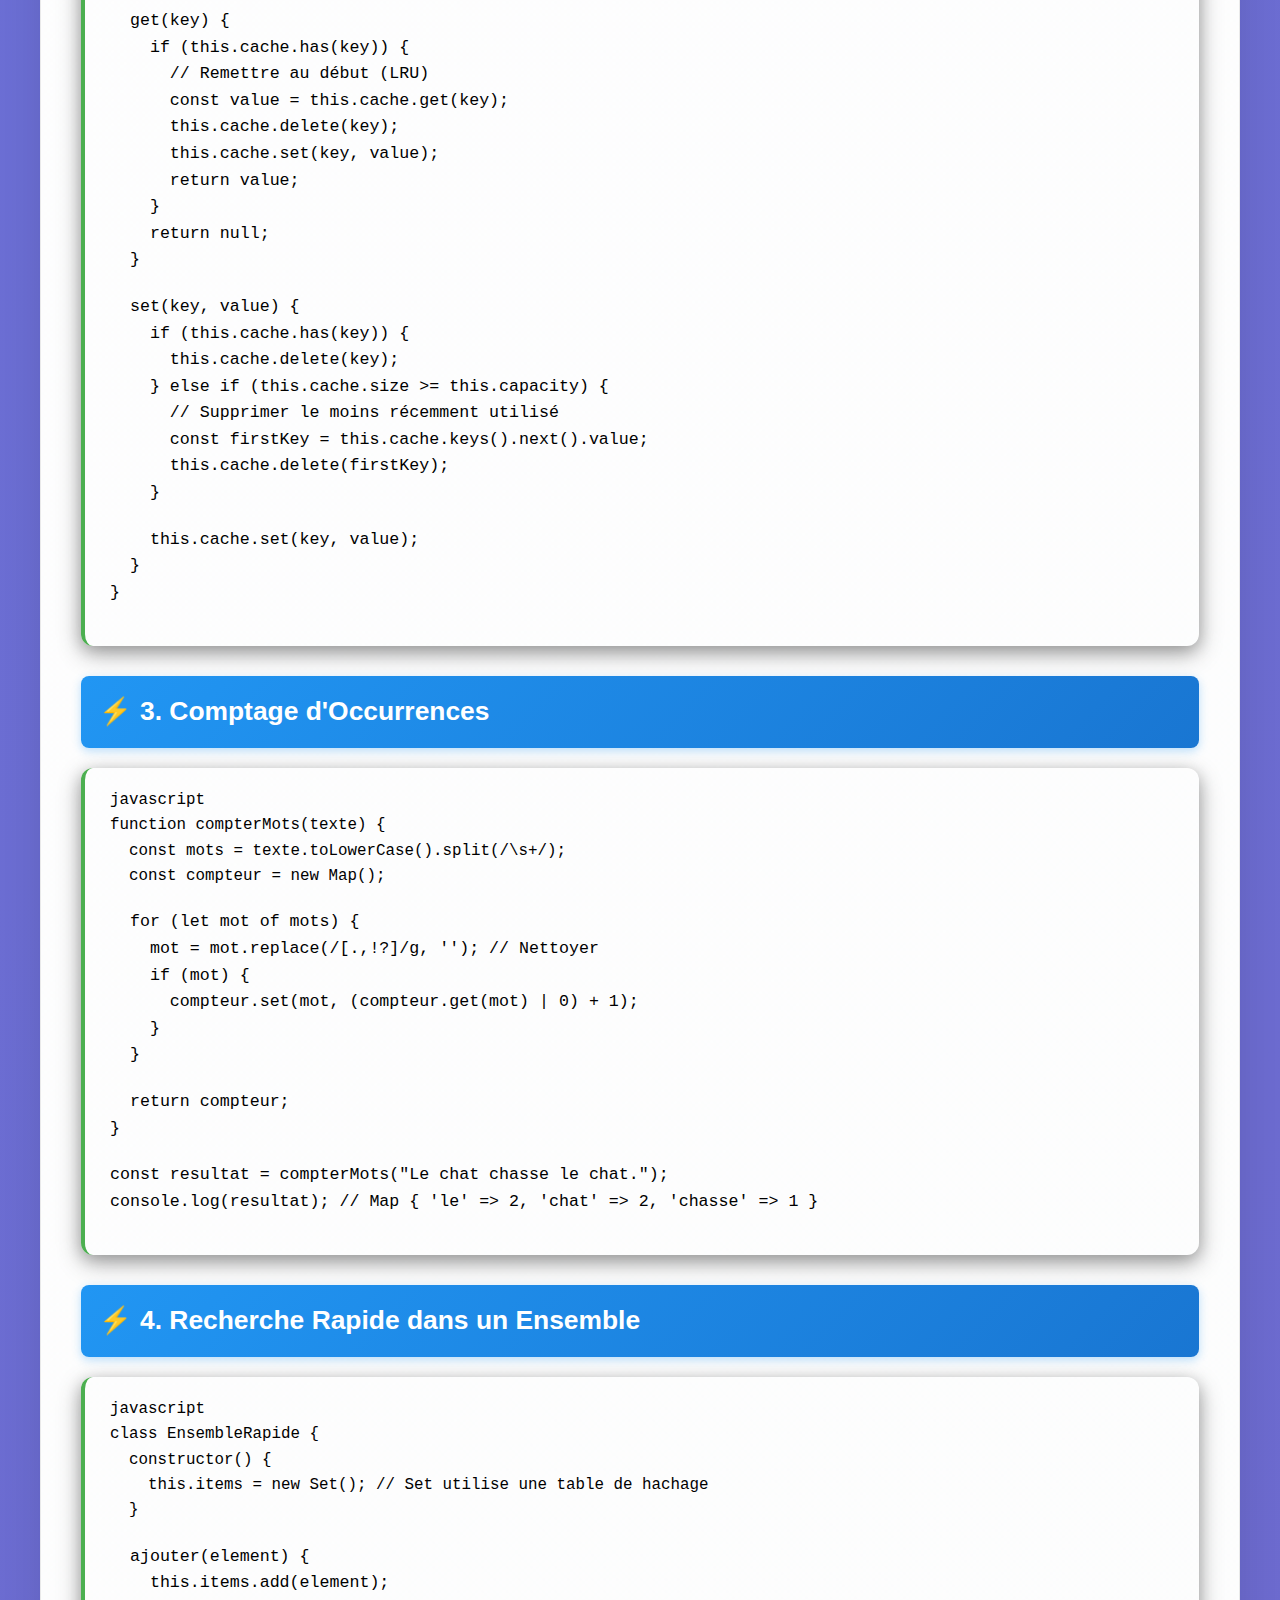
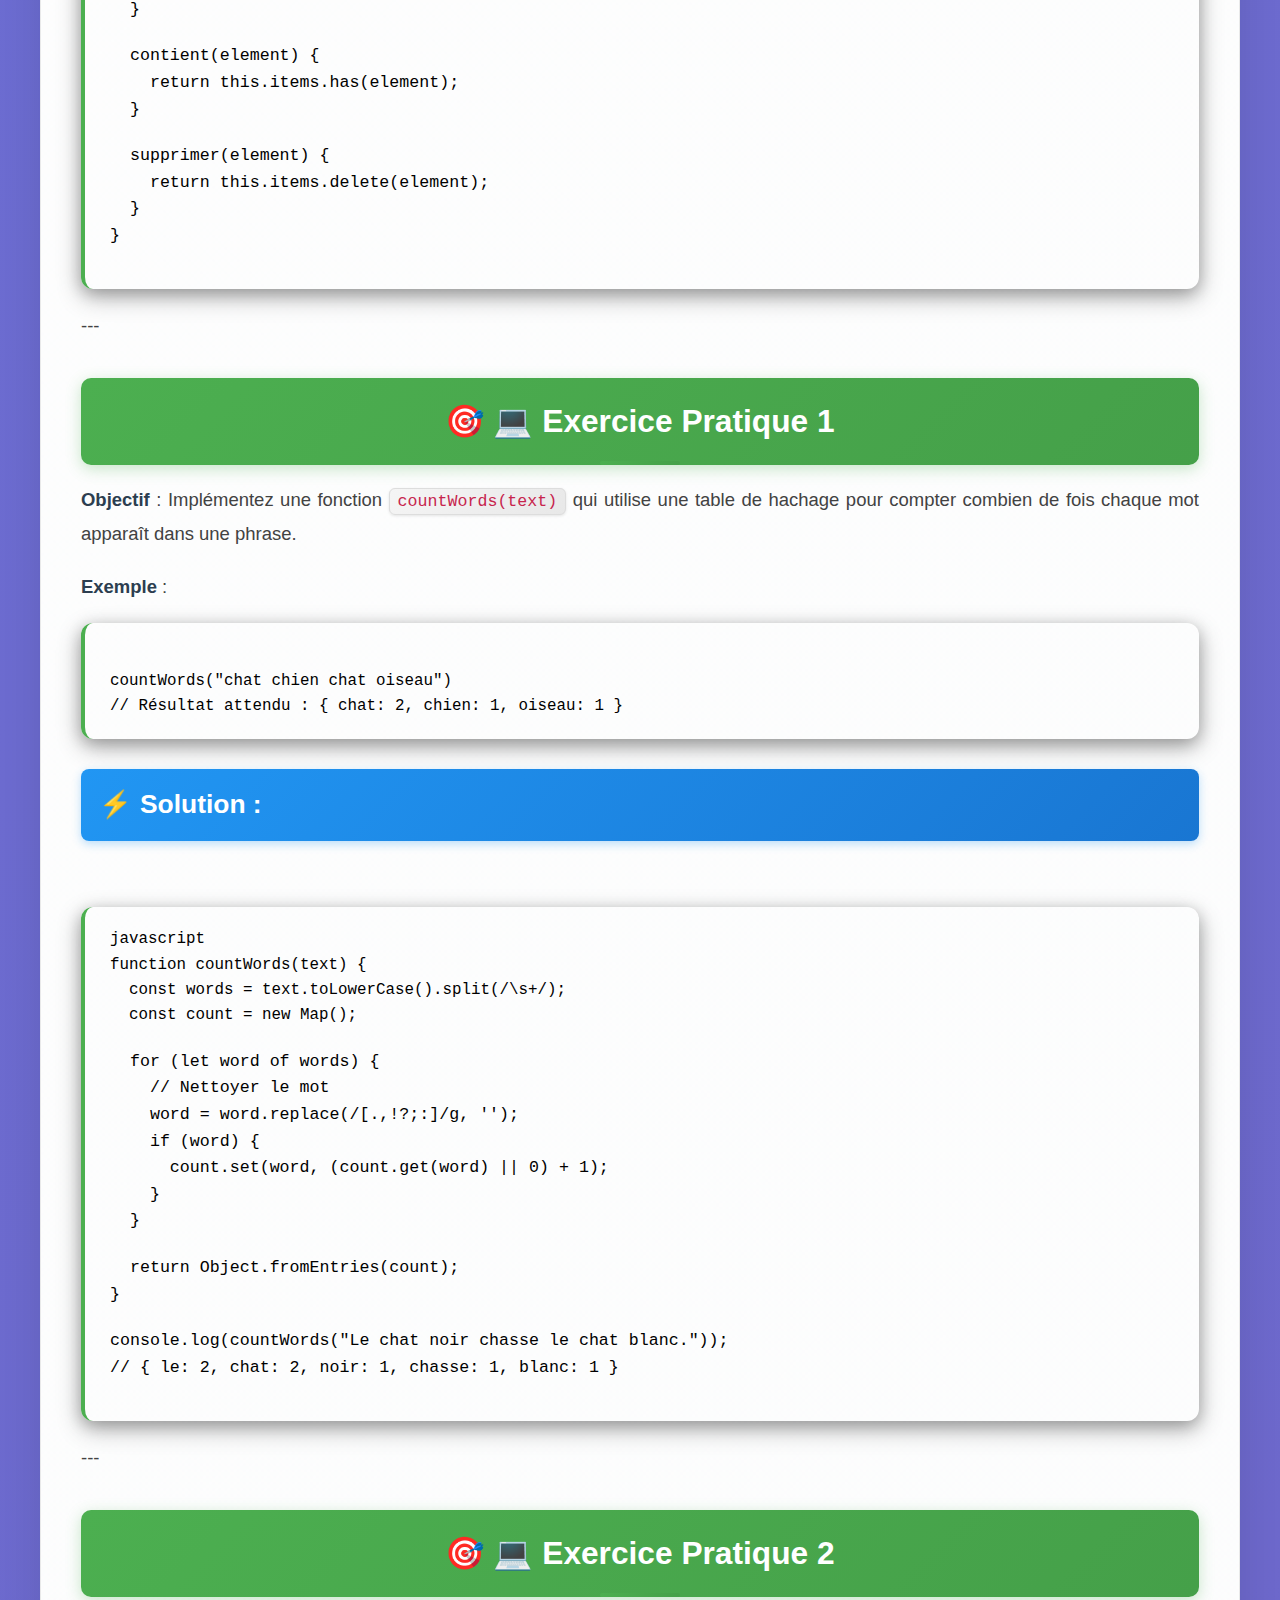
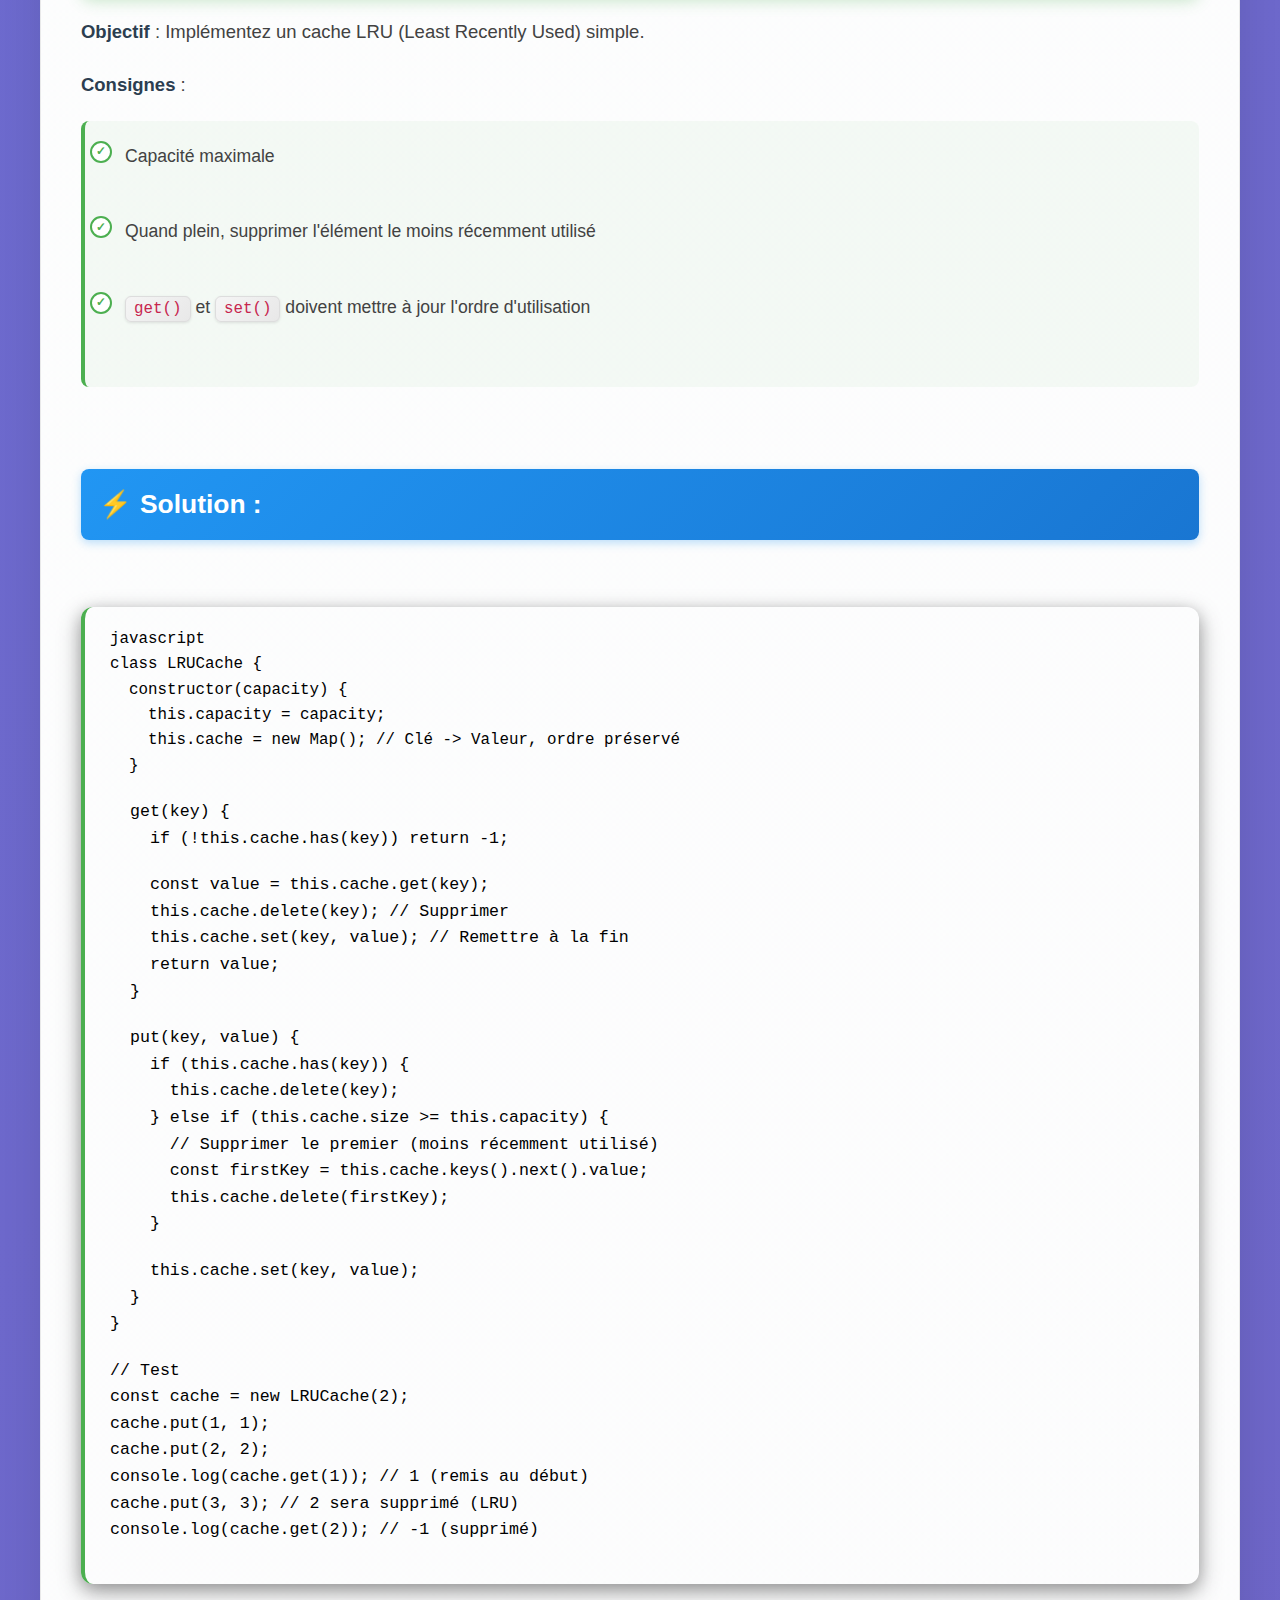
<file: interactive-exercises/hash-table-visualizer/index.html>
<!DOCTYPE html>
<html lang="fr">
<head>
    <meta charset="UTF-8">
    <meta name="viewport" content="width=device-width, initial-scale=1.0">
    <title>Visualisation des Tables de Hachage - Exercice Interactif</title>
    <link rel="stylesheet" href="styles.css">
    <link rel="stylesheet" href="../highlight-theme.css">
    <script src="../highlight.min.js"></script>
</head>
<body>
    <div class="container">
        <header>
            <h1>🔐 Visualisation des Tables de Hachage</h1>
            <p class="description">
                Comprenez le hachage, les collisions et les stratégies de résolution avec des animations interactives.
            </p>
        </header>

        <div class="controls">
            <div class="hash-config">
                <div class="config-group">
                    <label>Taille de la table :</label>
                    <select id="tableSize">
                        <option value="7">7 cases</option>
                        <option value="11" selected>11 cases</option>
                        <option value="17">17 cases</option>
                        <option value="23">23 cases</option>
                    </select>
                </div>

                <div class="config-group">
                    <label>Fonction de hachage :</label>
                    <select id="hashFunction">
                        <option value="simple">Simple (somme)</option>
                        <option value="djb2" selected>DJB2</option>
                        <option value="sdbm">SDBM</option>
                    </select>
                </div>

                <button id="resetTableBtn" class="btn btn-warning">🗑️ Réinitialiser</button>
            </div>

            <div class="operations">
                <div class="input-group">
                    <label for="keyInput">Clé :</label>
                    <input type="text" id="keyInput" placeholder="Ex: pomme">
                    <label for="valueInput">Valeur :</label>
                    <input type="text" id="valueInput" placeholder="Ex: fruit">
                </div>

                <div class="action-buttons">
                    <button id="insertBtn" class="btn btn-success">➕ Insérer</button>
                    <button id="searchBtn" class="btn btn-info">🔍 Rechercher</button>
                    <button id="deleteBtn" class="btn btn-danger">🗑️ Supprimer</button>
                    <button id="loadDemoBtn" class="btn btn-secondary">🎯 Charger Démo</button>
                </div>
            </div>
        </div>

        <div class="stats">
            <div class="stat">
                <span class="stat-label">Éléments :</span>
                <span id="elementCount" class="stat-value">0</span>
            </div>
            <div class="stat">
                <span class="stat-label">Collisions :</span>
                <span id="collisionCount" class="stat-value">0</span>
            </div>
            <div class="stat">
                <span class="stat-label">Taux de remplissage :</span>
                <span id="loadFactor" class="stat-value">0%</span>
            </div>
            <div class="stat">
                <span class="stat-label">Opérations :</span>
                <span id="operationCount" class="stat-value">0</span>
            </div>
        </div>

        <div class="visualization">
            <div class="hash-table-container">
                <div id="hashTable" class="hash-table">
                    <!-- Les cases de la table seront créées dynamiquement -->
                </div>
            </div>

            <div class="hash-info">
                <div class="current-operation">
                    <h3>🔄 Opération en cours</h3>
                    <div id="operationDisplay" class="operation-display">
                        <p>Prêt pour les opérations...</p>
                    </div>
                </div>

                <div class="hash-details">
                    <h3>📊 Détails du hachage</h3>
                    <div id="hashDetails" class="hash-details-content">
                        <p>Sélectionnez une clé pour voir son hash...</p>
                    </div>
                </div>
            </div>
        </div>

        <div class="operations-log">
            <h3>📋 Journal des Opérations</h3>
            <div id="operationsLog" class="operations-log-content">
                <p class="log-entry initial">Table de hachage initialisée</p>
            </div>
        </div>

        <div class="theory-section">
            <h2>📖 Théorie des Tables de Hachage</h2>

            <div class="theory-grid">
                <div class="theory-card">
                    <h3>🔑 Fonction de Hachage</h3>
                    <ul>
                        <li>Transforme une clé en indice de tableau</li>
                        <li>Doit être rapide et uniforme</li>
                        <li>Différentes clés peuvent donner le même hash</li>
                        <li>Exemples : DJB2, SDBM, FNV</li>
                    </ul>
                </div>

                <div class="theory-card">
                    <h3>💥 Collisions</h3>
                    <ul>
                        <li>Deux clés différentes → même indice</li>
                        <li>Inévitables avec les bonnes fonctions</li>
                        <li>Résolues par chaînage ou adressage ouvert</li>
                        <li>Impactent les performances O(1) → O(n)</li>
                    </ul>
                </div>

                <div class="theory-card">
                    <h3>🔗 Stratégies de Résolution</h3>
                    <table>
                        <tr><th>Méthode</th><th>Avantages</th><th>Inconvénients</th></tr>
                        <tr><td>Chaînage</td><td>Simple, flexible</td><td>Mémoire listes</td></tr>
                        <tr><td>Adressage ouvert</td><td>Pas de pointeurs</td><td>Clustering, suppression</td></tr>
                        <tr><td>Double hachage</td><td>Évite clustering</td><td>Complexe</td></tr>
                    </table>
                </div>
            </div>
        </div>

        <div class="exercises-section">
            <h2>🎯 Exercices Interactifs</h2>

            <div class="exercise">
                <h3>Exercice 1 : Exploration des Collisions</h3>
                <p>Testez différentes fonctions de hachage avec le même ensemble de clés :</p>
                <ul>
                    <li>Observez la distribution des valeurs de hash</li>
                    <li>Comparez le nombre de collisions</li>
                    <li>Analysez l'impact sur les performances</li>
                </ul>
                <button onclick="runCollisionAnalysis()" class="btn btn-primary">Analyser Collisions</button>
                <div id="collisionResult"></div>
            </div>

            <div class="exercise">
                <h3>Exercice 2 : Impact de la Taille</h3>
                <p>Expérimentez avec différentes tailles de table :</p>
                <ul>
                    <li>Table trop petite : beaucoup de collisions</li>
                    <li>Table trop grande : gaspillage mémoire</li>
                    <li>Trouvez le bon équilibre</li>
                </ul>
                <button onclick="demonstrateSizeImpact()" class="btn btn-primary">Tester Tailles</button>
                <div id="sizeResult"></div>
            </div>

            <div class="exercise">
                <h3>Exercice 3 : Performance Comparative</h3>
                <p>Comparez les opérations selon le taux de remplissage :</p>
                <ul>
                    <li>Table vide (0% remplie)</li>
                    <li>Table moyennement remplie (50%)</li>
                    <li>Table presque pleine (90%)</li>
                </ul>
                <button onclick="runPerformanceTest()" class="btn btn-primary">Test Performance</button>
                <div id="performanceResult"></div>
            </div>
        </div>

        <!-- Section Chapitre Complet -->
        <div class="chapter-content">
            <h2>📖 Chapitre 7 - Tables de Hachage</h2>
            <div class="chapter-text" id="chapter-content">
                <!-- Le contenu du chapitre sera chargé ici -->
            </div>
        </div>

        <footer>
            <div class="footer-main">
                <h3>🎓 Exercices Interactifs - Algorithmes et Structures de Données</h3>
                <p><strong>Chapitre 7 - Tables de Hachage</strong></p>
                <p>Explorez le hachage et la résolution des collisions</p>
            </div>

            <div class="chapter-ref">
                <p>
                    <strong>📖 Référence complète :</strong> Chapitre 7 du manuel<br>
                    <strong>🎯 Objectif :</strong> Comprendre le hachage et la résolution des collisions<br>
                    <strong>⏱️ Durée estimée :</strong> 45 minutes<br>
                    <strong>💡 Prérequis :</strong> Notions de base en algorithmes et structures de données
                </p>
            </div>

            <div class="footer-links">
                <a href="../index.html" class="footer-btn">🏠 Menu Principal</a>
                <a href="../README.md" class="footer-btn">📚 Documentation</a>
                <a href="../chapters/07-hash-tables.md" class="footer-btn">📖 Chapitre Complet</a>
            </div>

            <div class="copyright">
                <p>&copy; 2025 Manuel d'Algorithmes et Structures de Données</p>
                <p>Créé avec ❤️ pour l'apprentissage de l'algorithmique</p>
            </div>
        </footer>
    </div>

    <script src="../chapters-data.js"></script>
    <script src="hash-table-visualizer.js"></script>
    <script src="../chapter-loader.js"></script>
    <script>
        // Initialiser Highlight.js pour la coloration syntaxique
        document.addEventListener('DOMContentLoaded', function() {
            hljs.highlightAll();
        });

        // Initialiser le chargeur de chapitre
        initChapterLoader('07');
    </script>
</body>
</html>
</file>
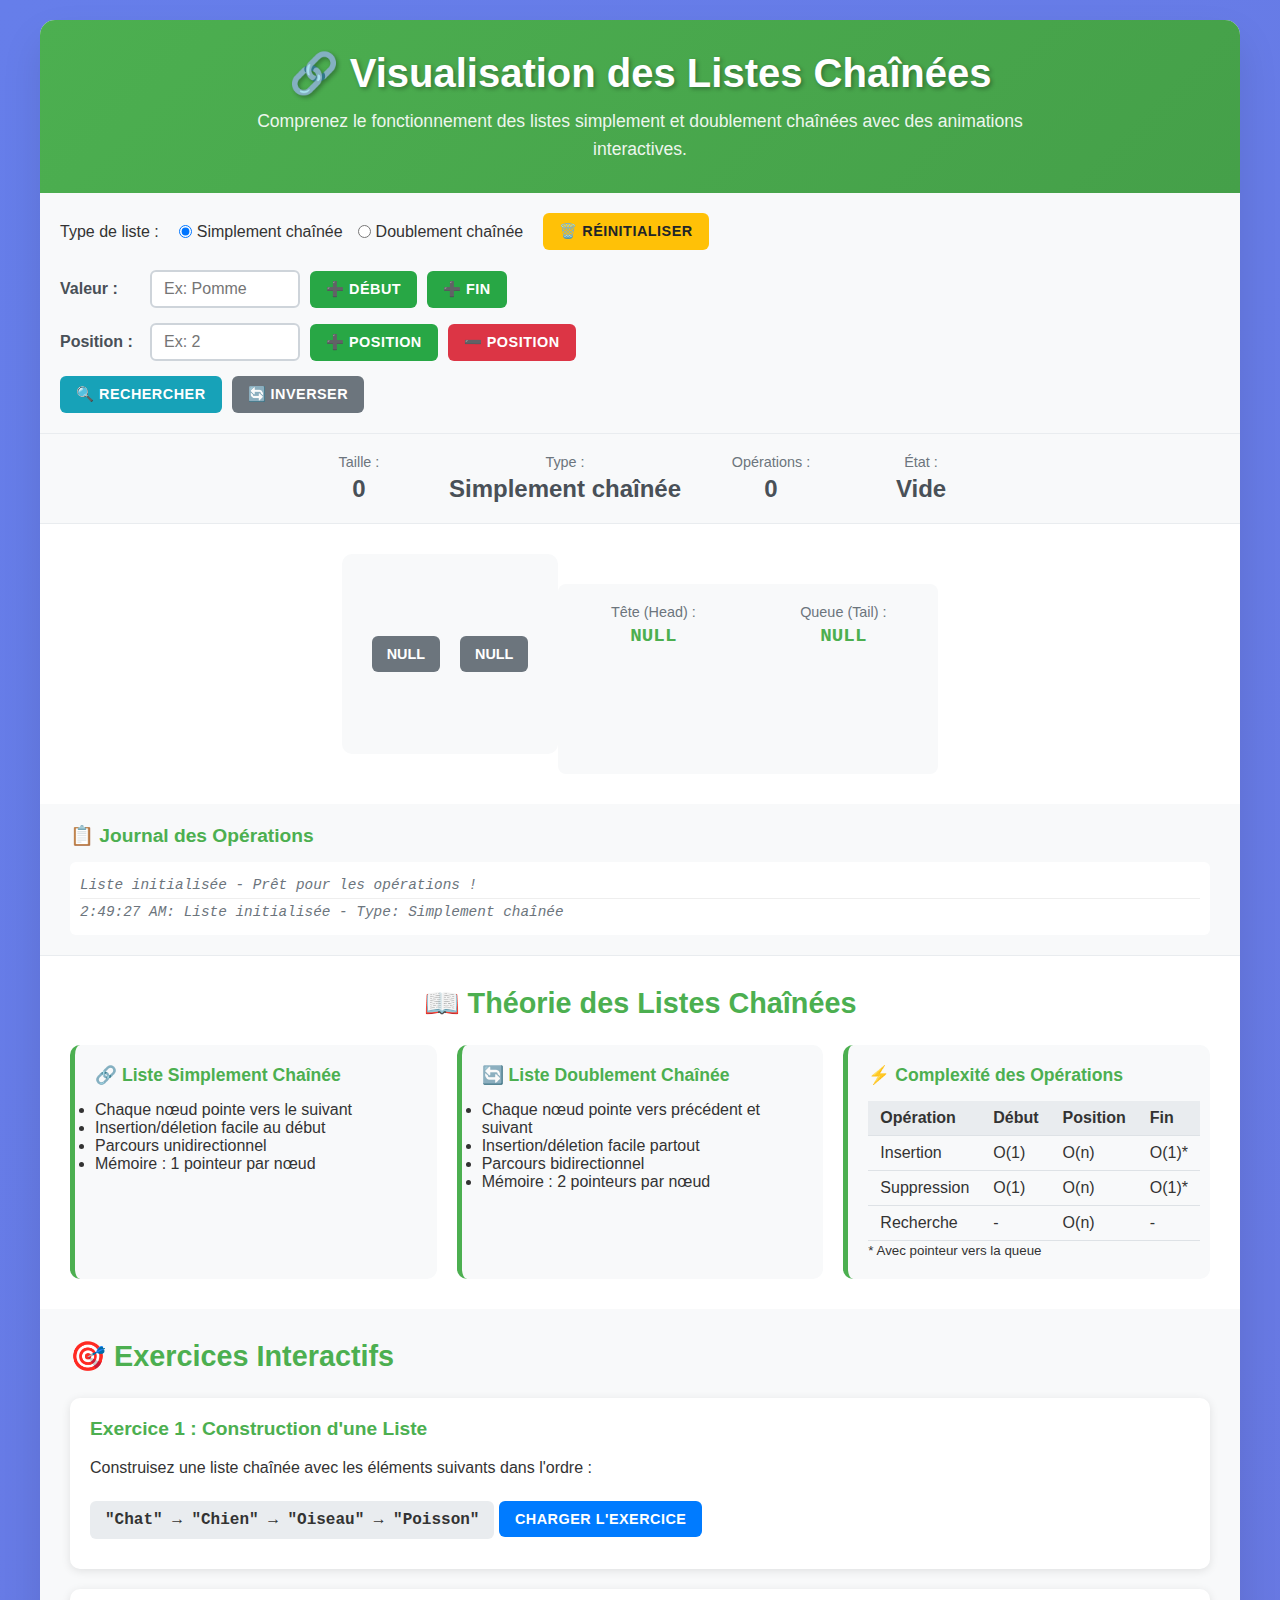
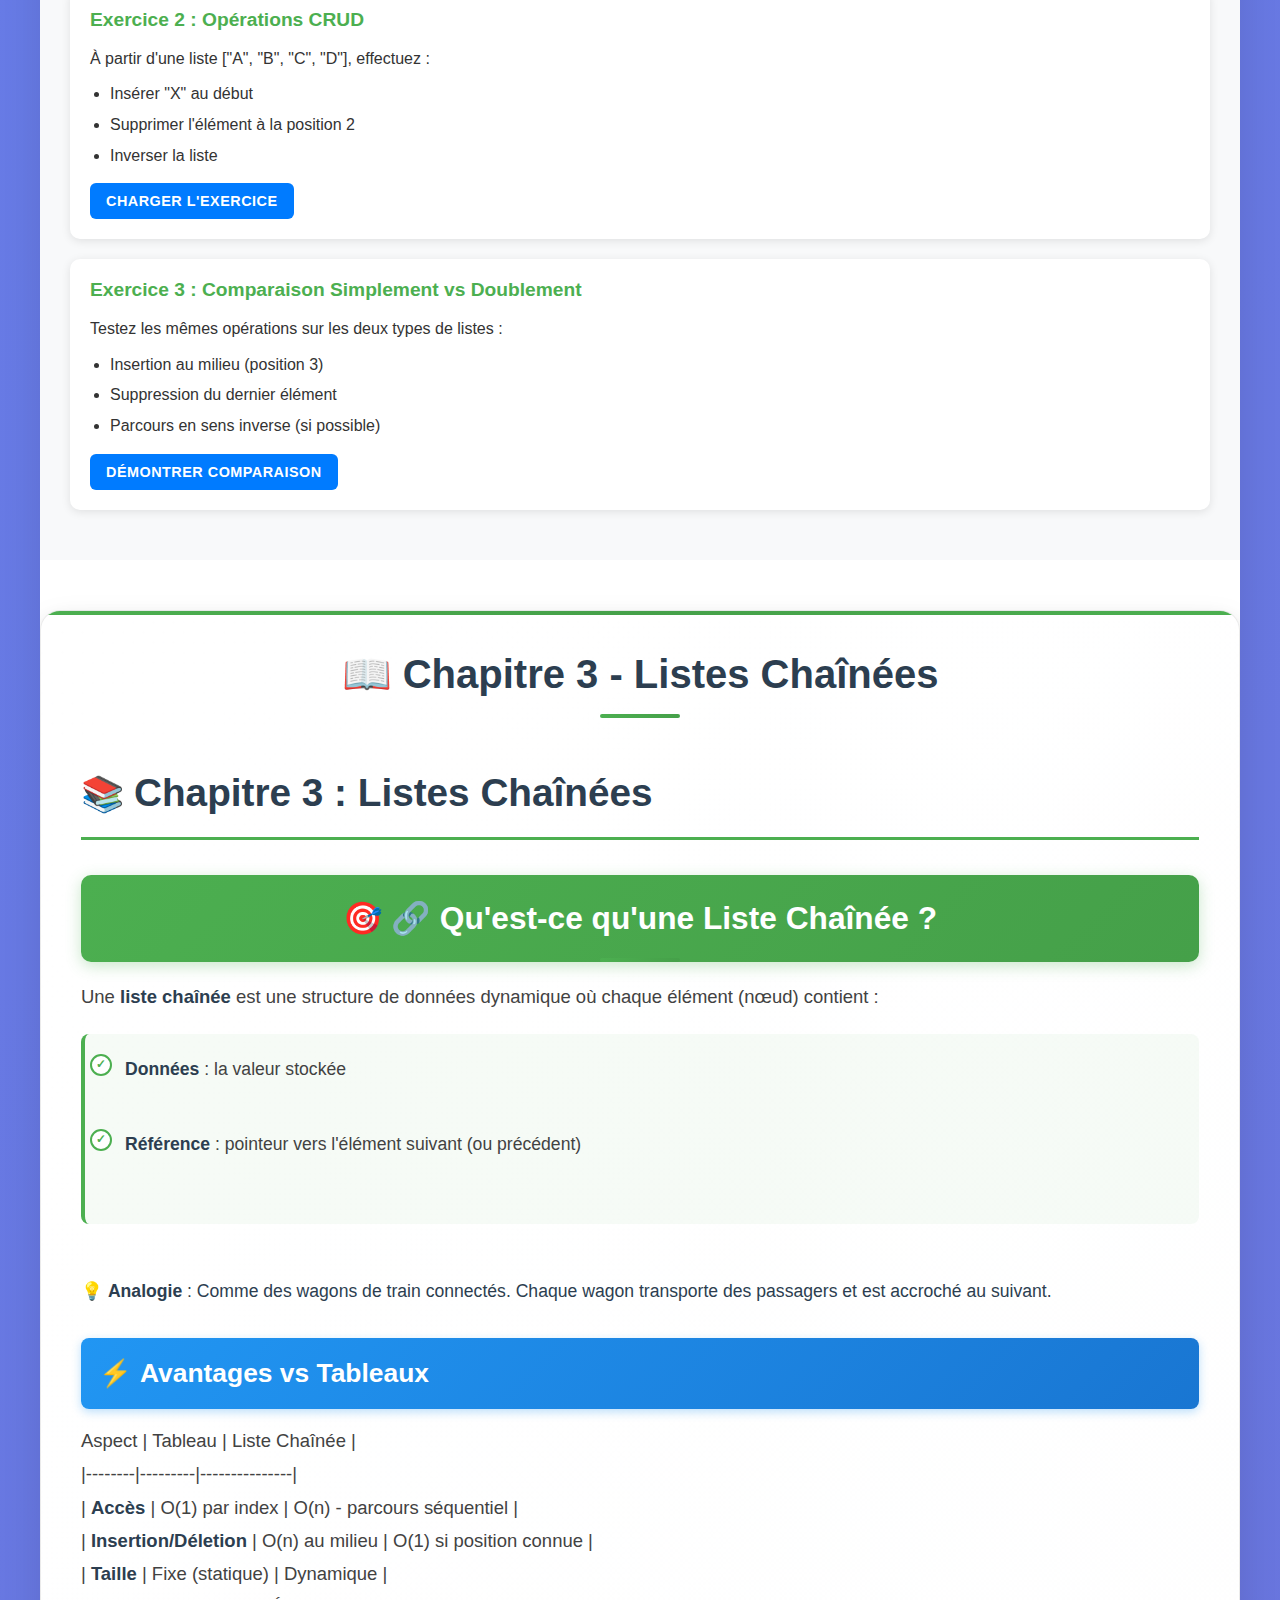
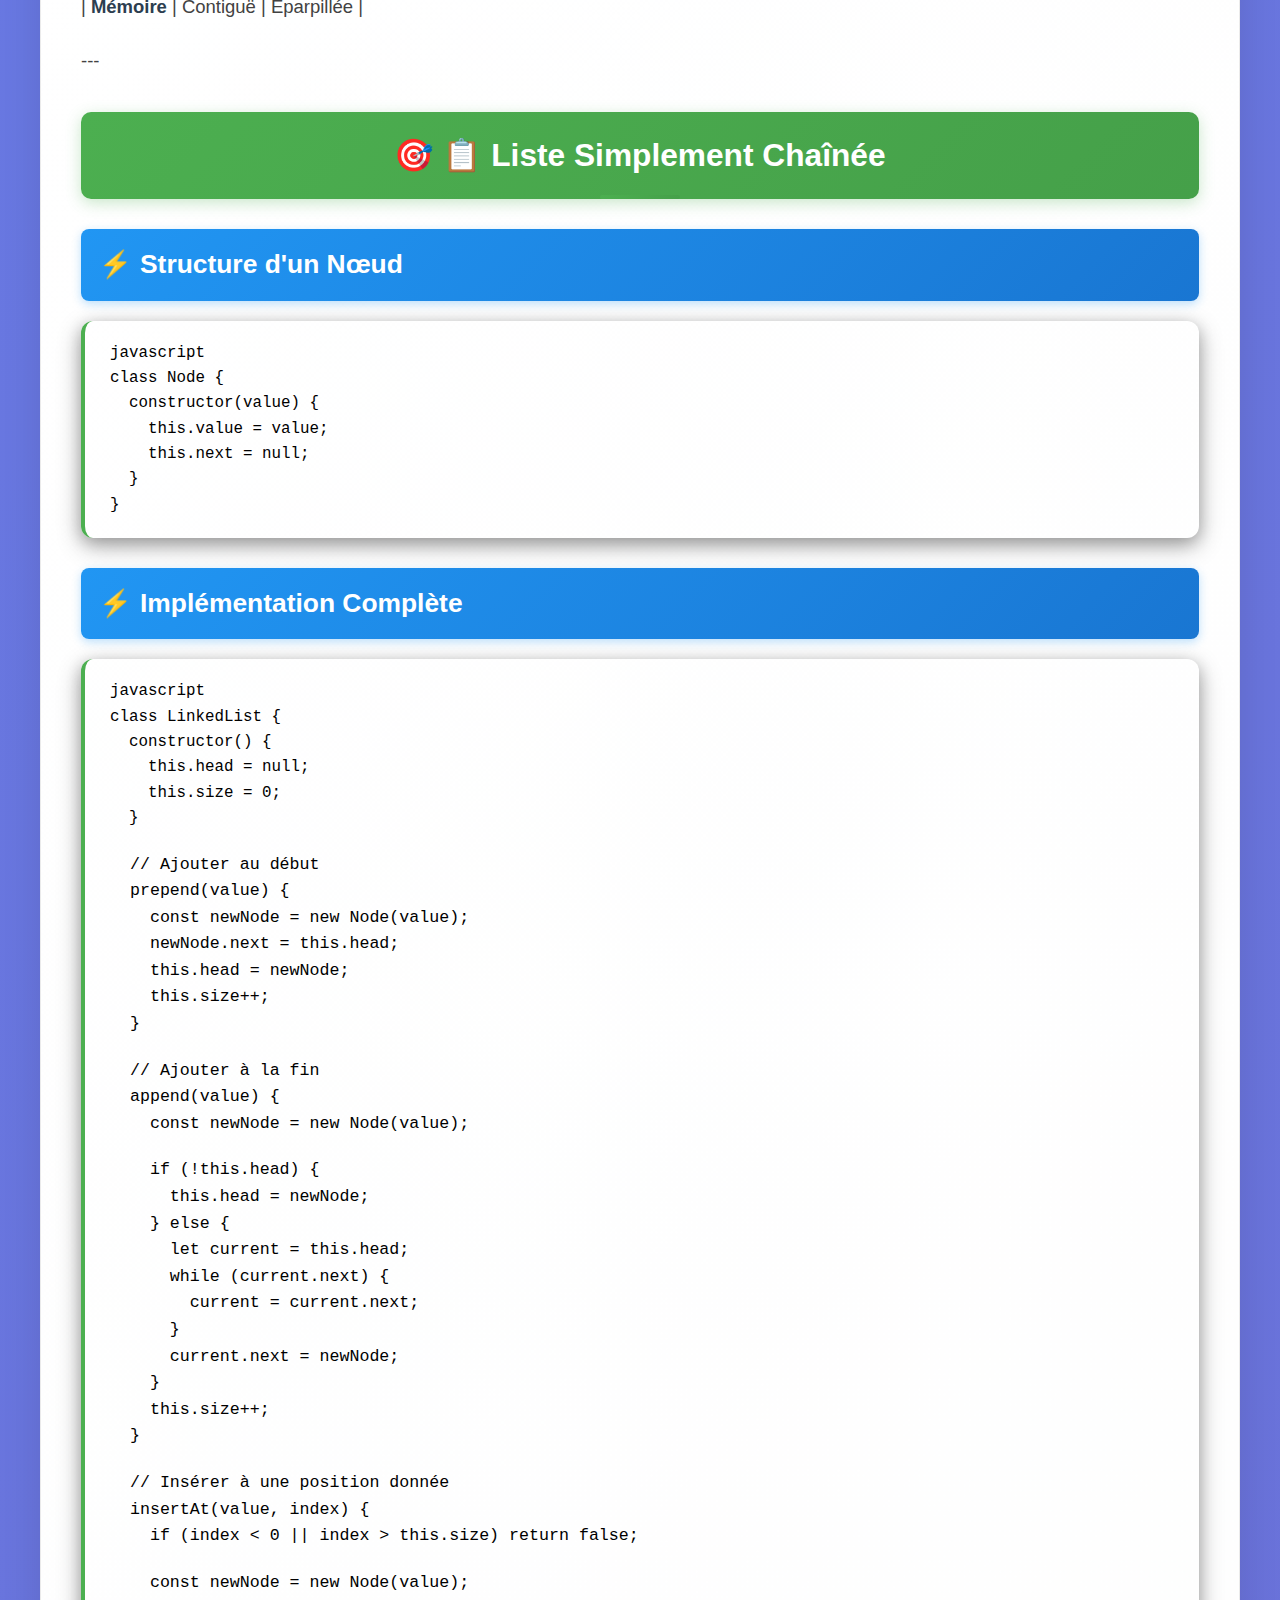
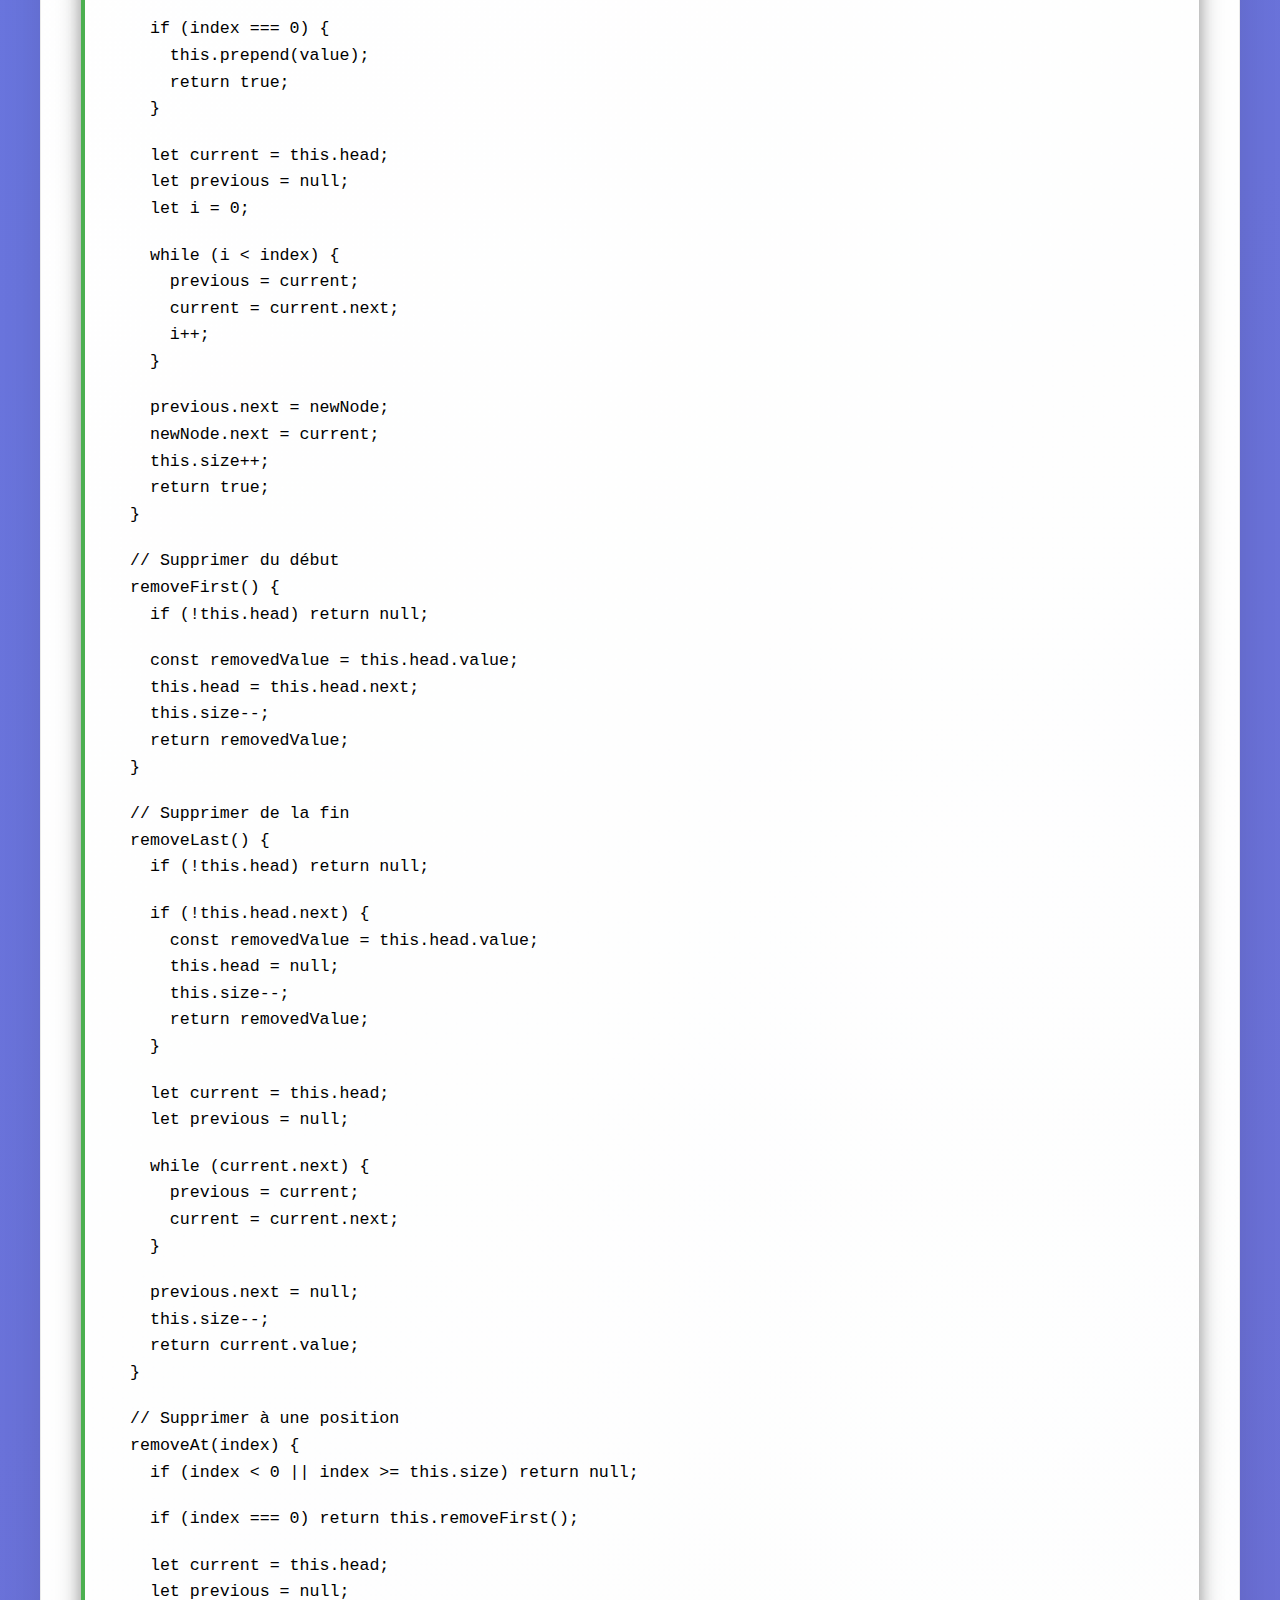
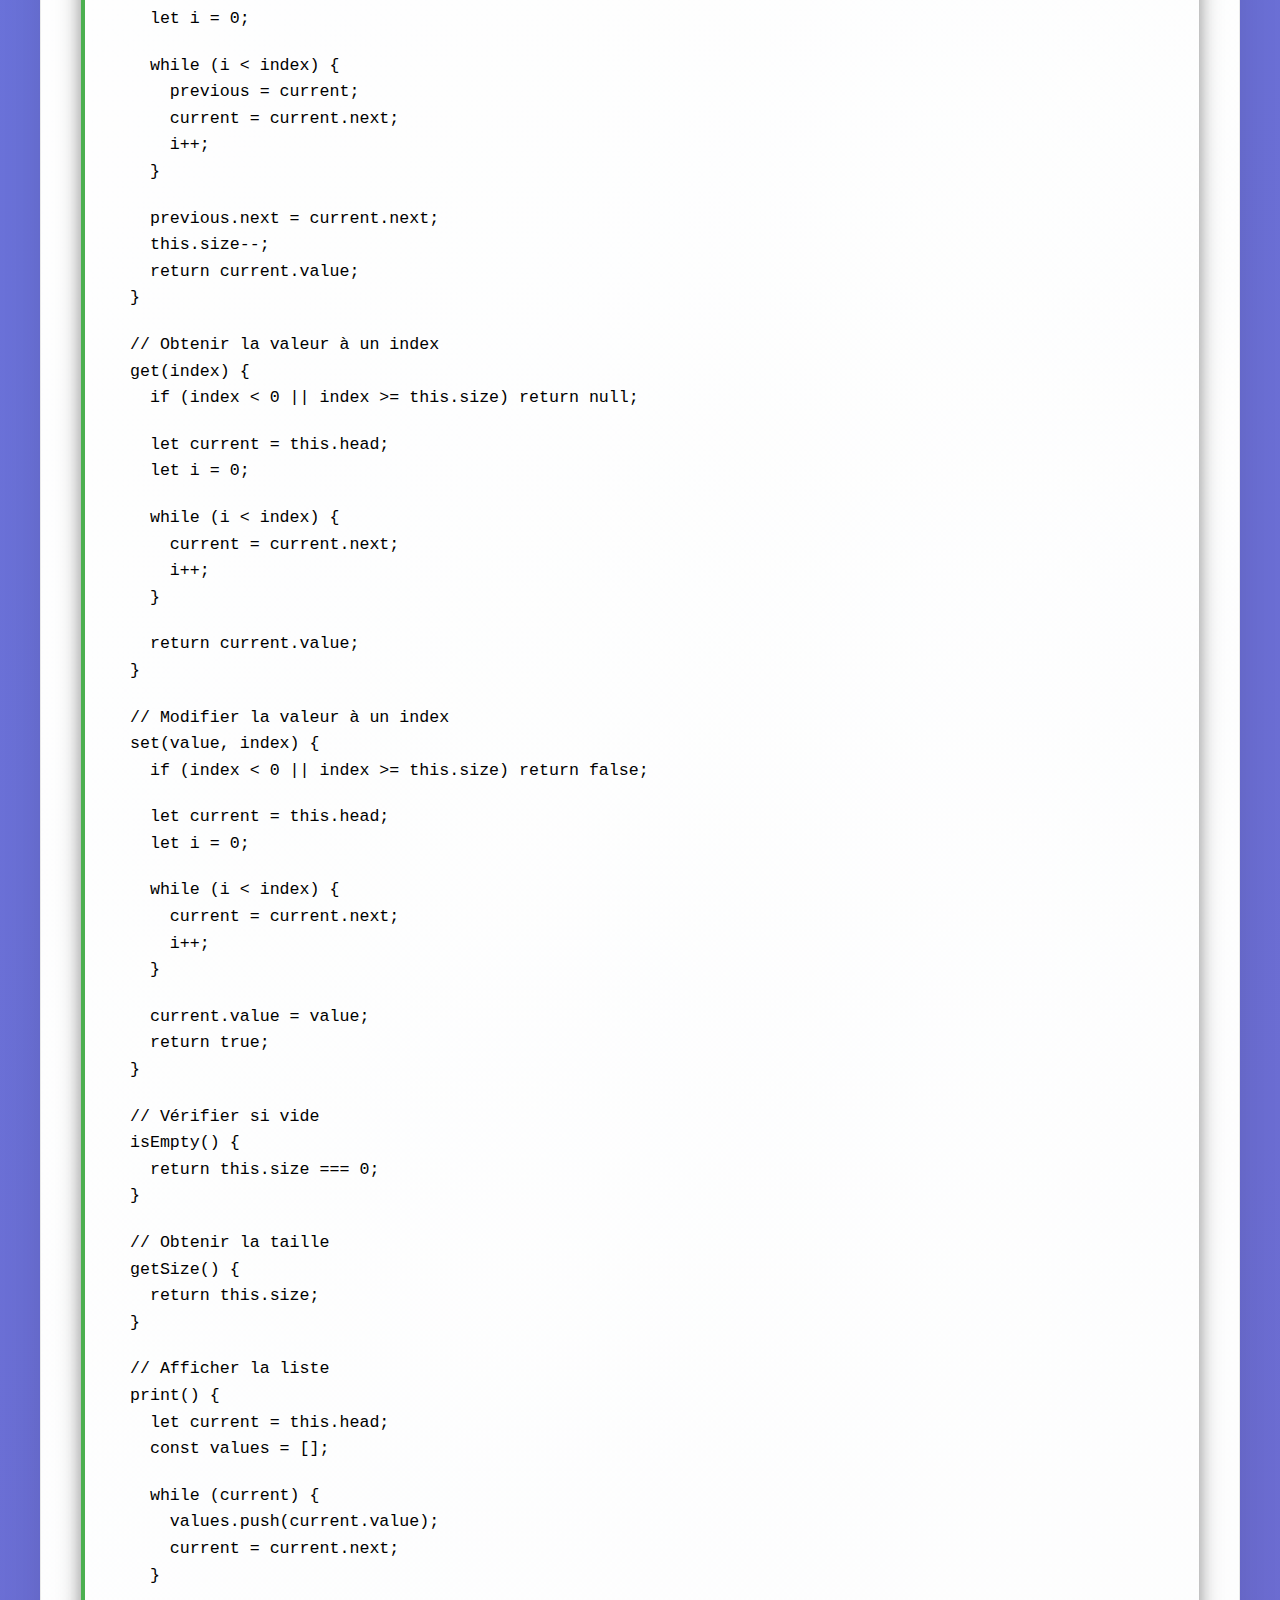
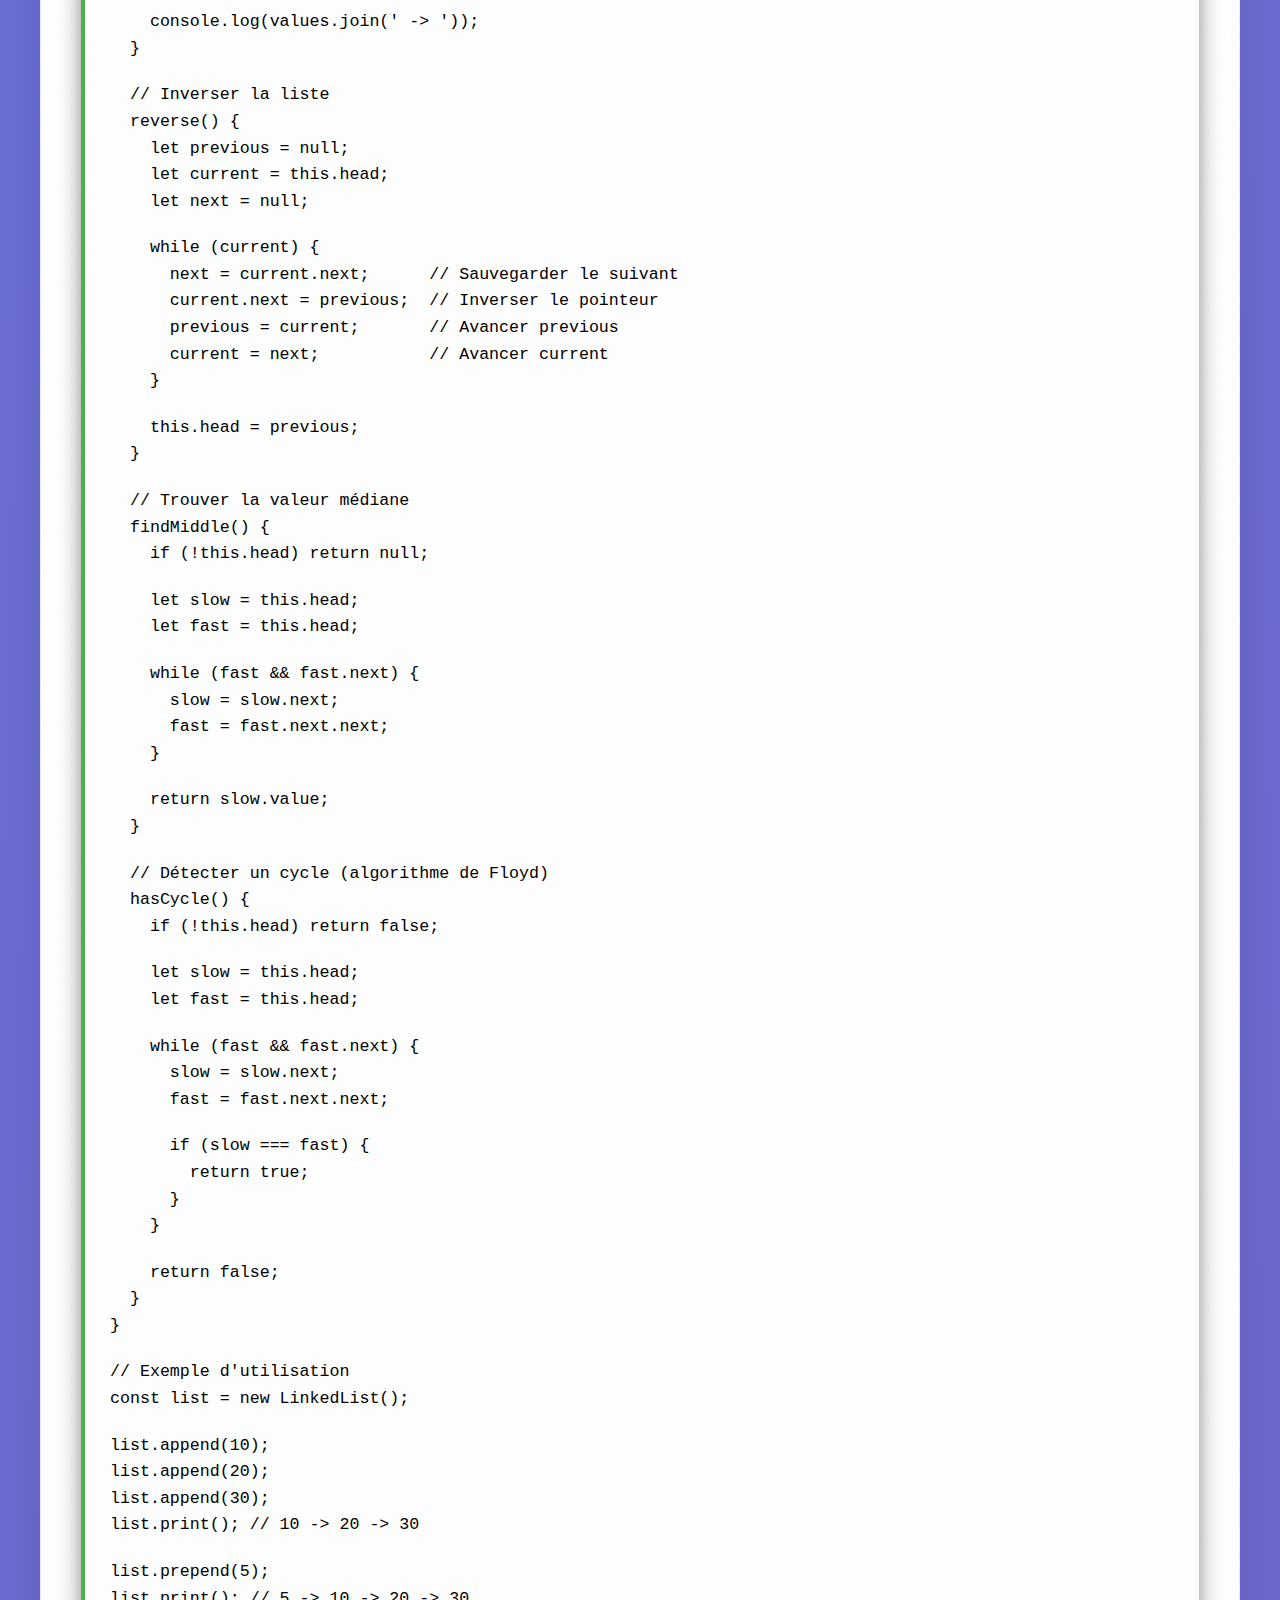
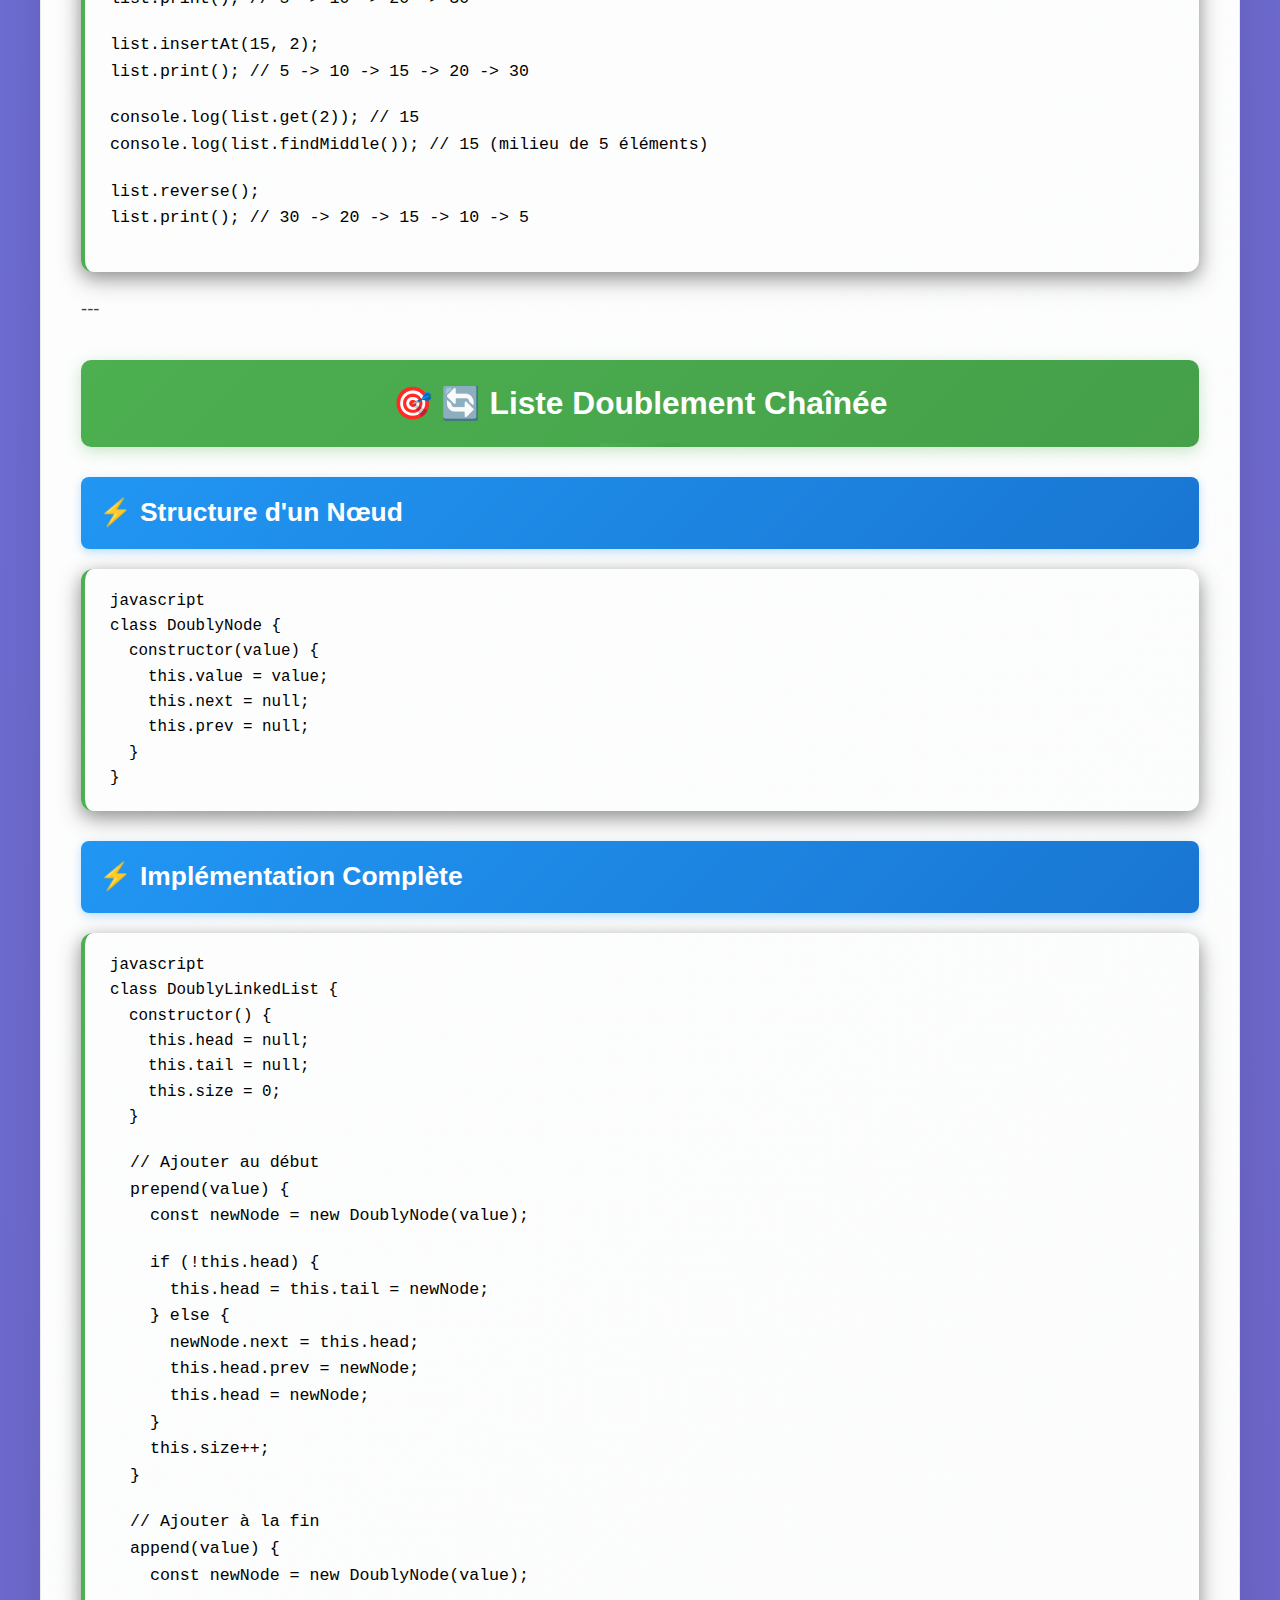
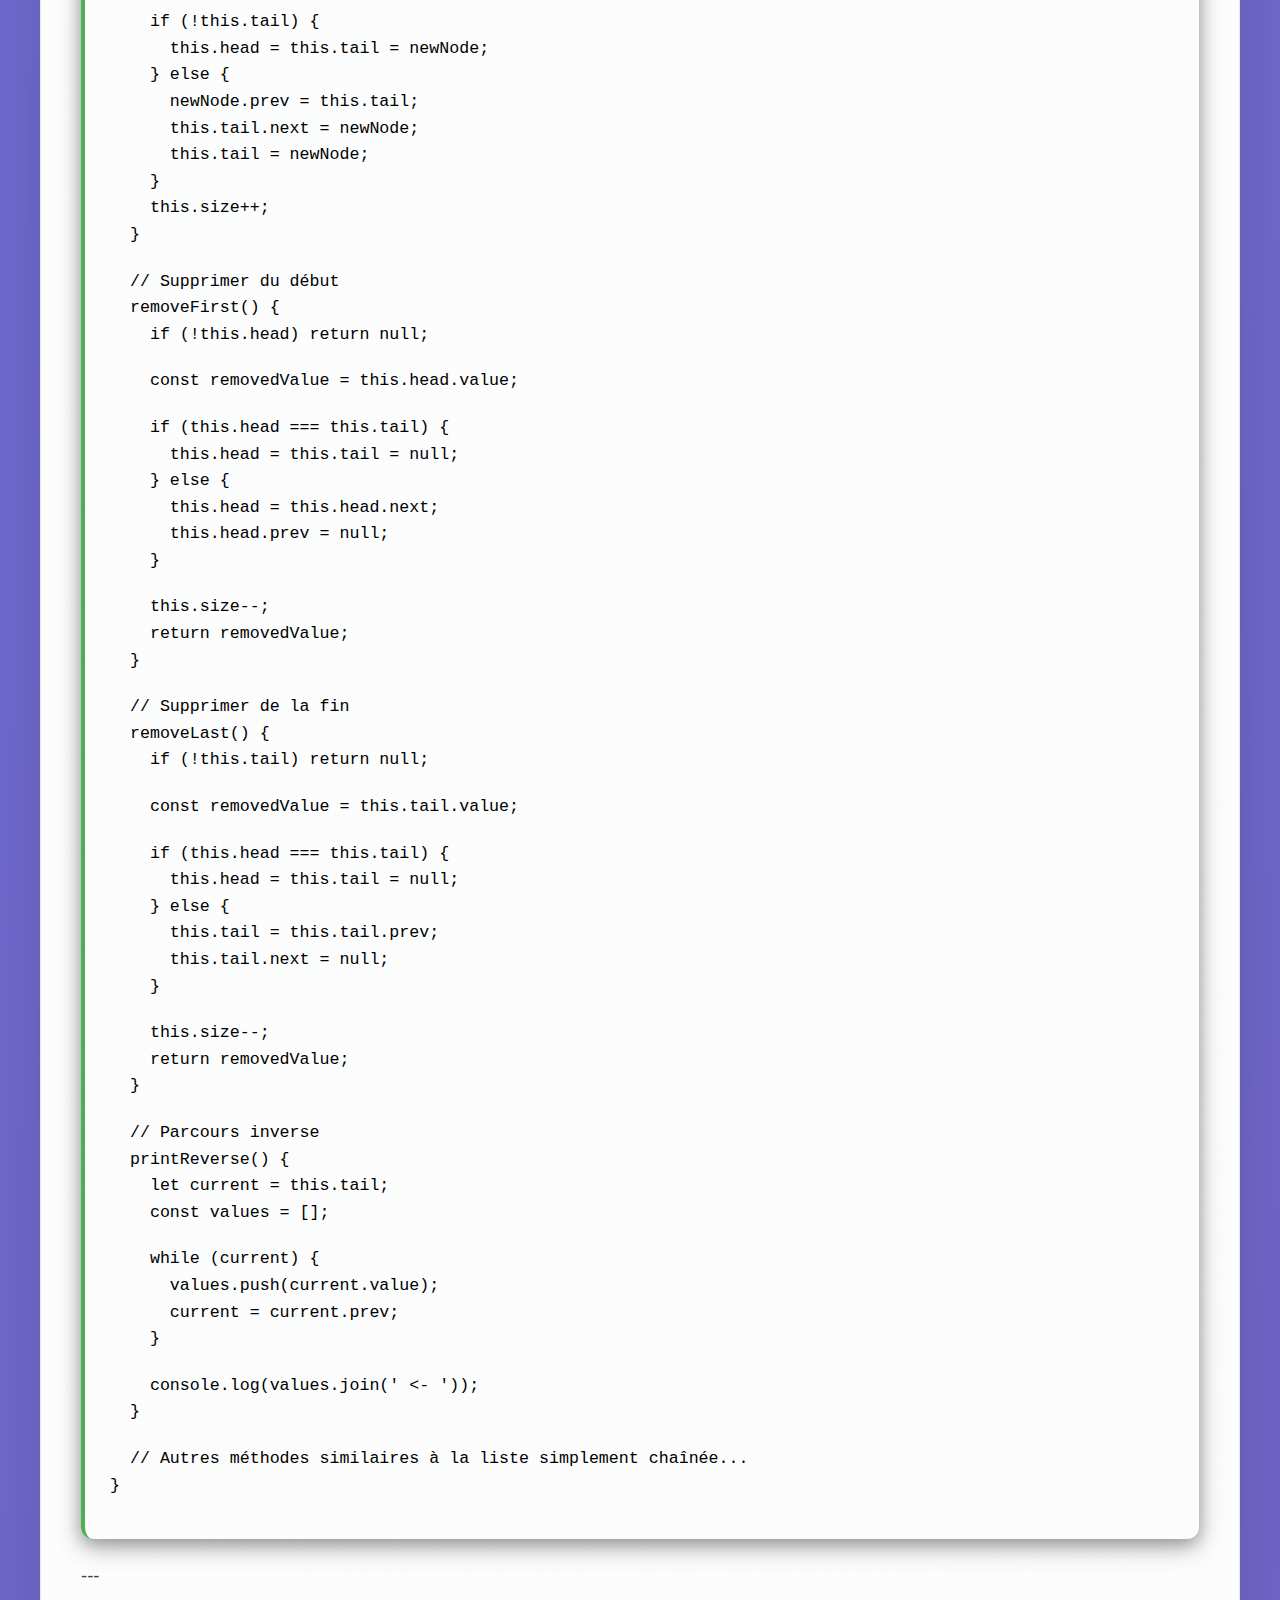
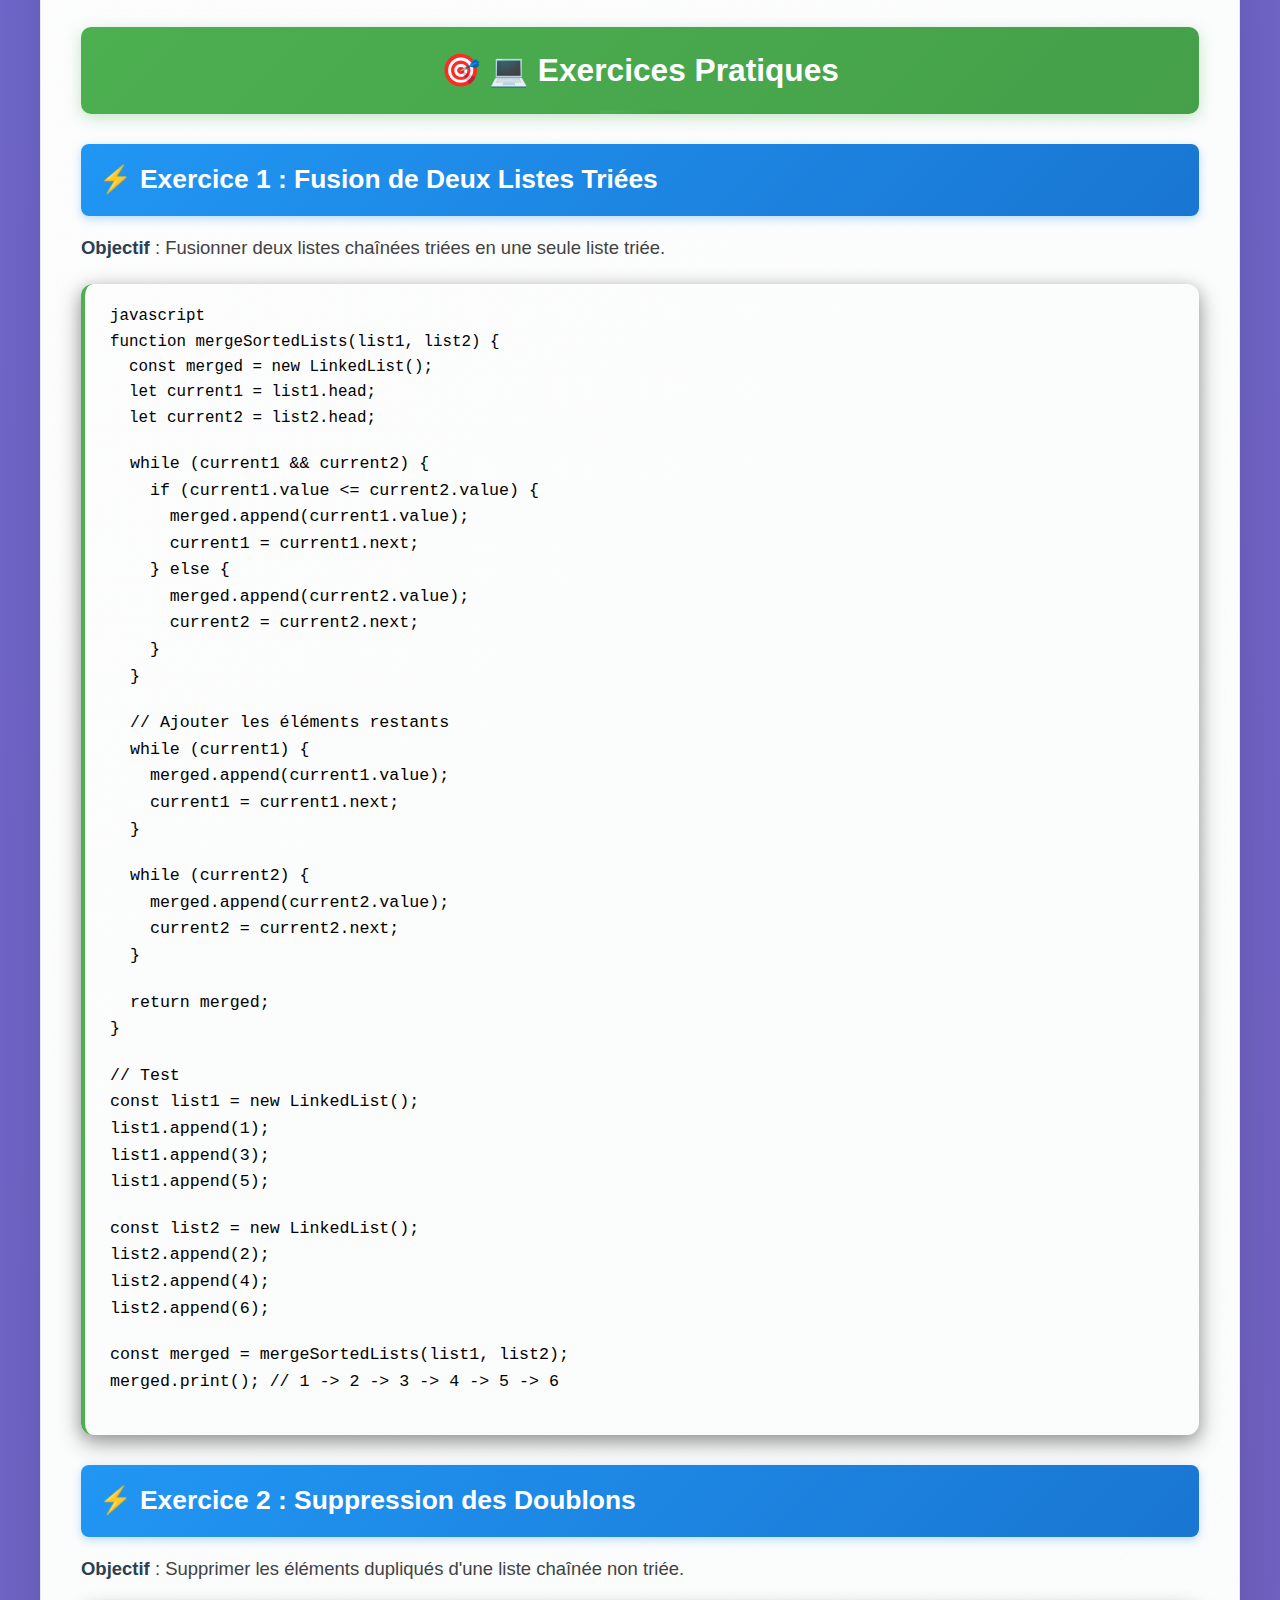
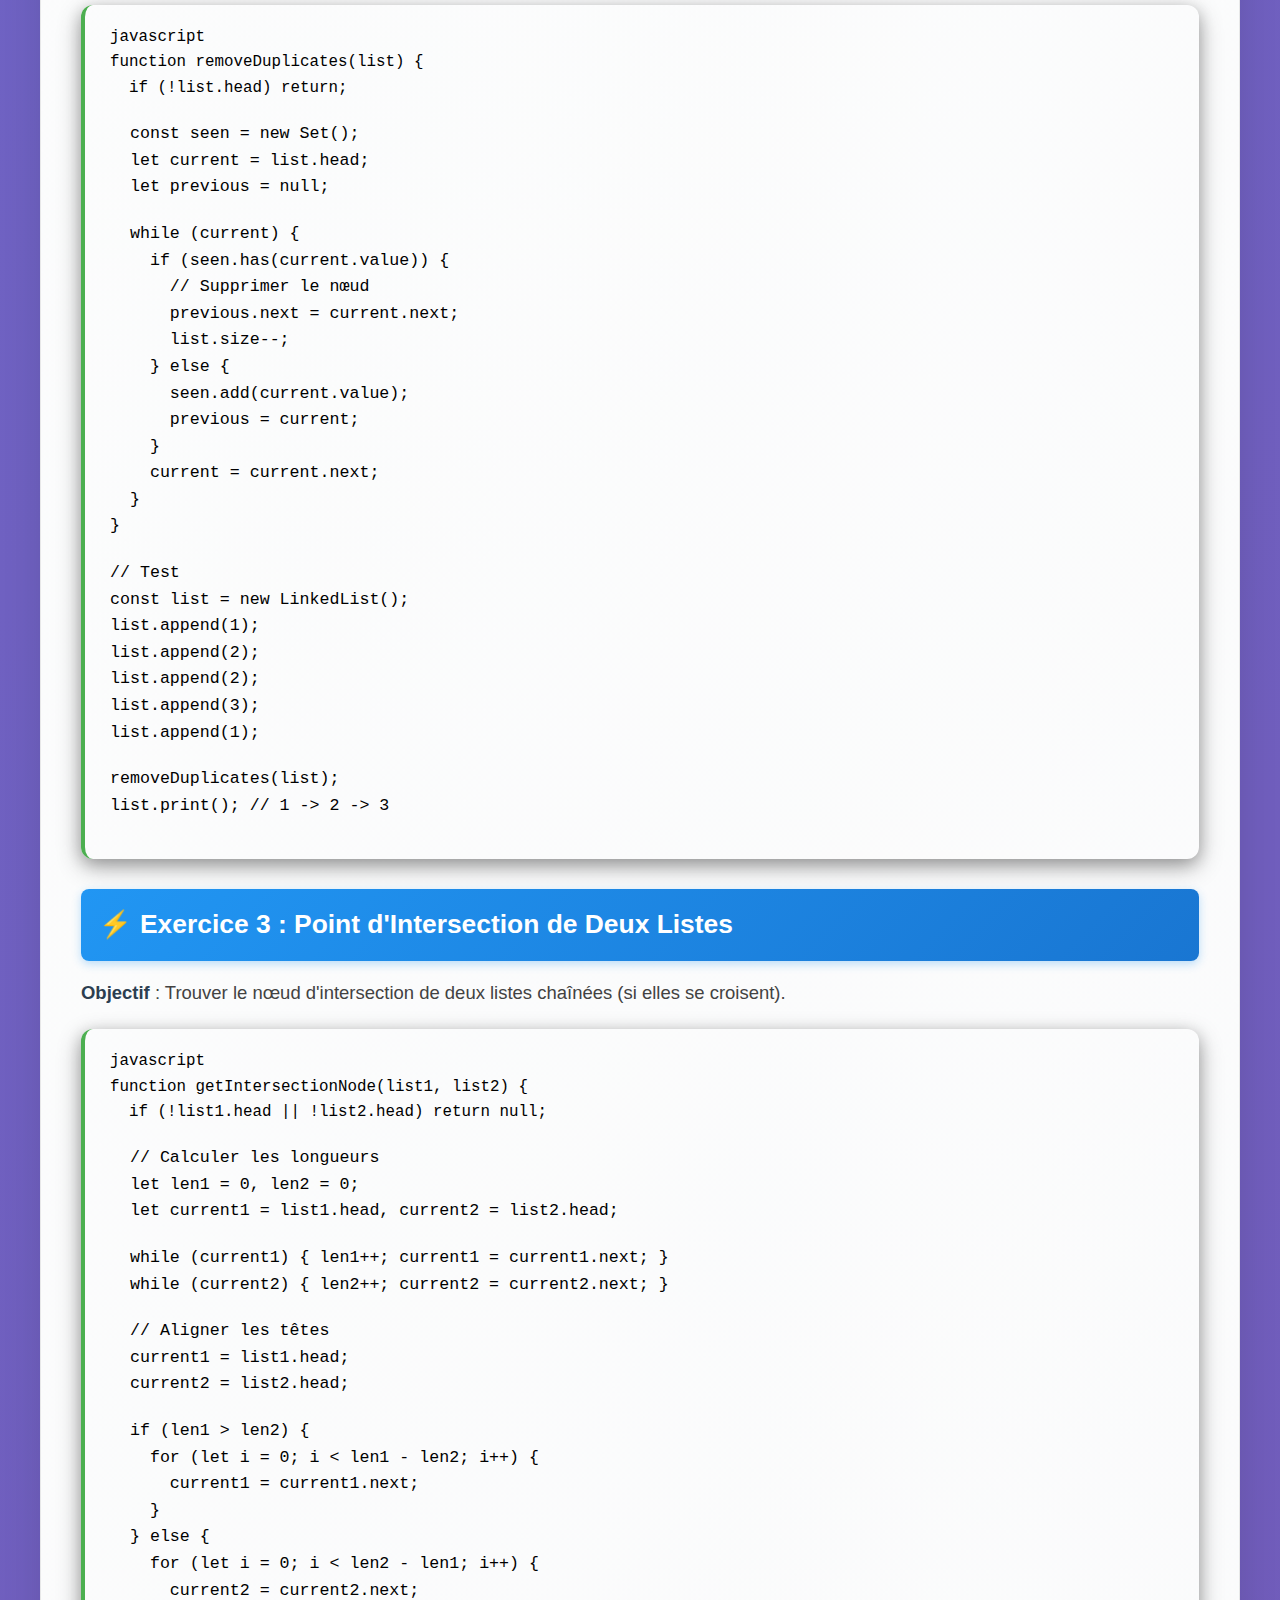
<file: interactive-exercises/linked-list-visualizer/index.html>
<!DOCTYPE html>
<html lang="fr">
<head>
    <meta charset="UTF-8">
    <meta name="viewport" content="width=device-width, initial-scale=1.0">
    <title>Visualisation des Listes Chaînées - Exercice Interactif</title>
    <link rel="stylesheet" href="styles.css">
    <link rel="stylesheet" href="../highlight-theme.css">
    <script src="../highlight.min.js"></script>
</head>
<body>
    <div class="container">
        <header>
            <h1>🔗 Visualisation des Listes Chaînées</h1>
            <p class="description">
                Comprenez le fonctionnement des listes simplement et doublement chaînées avec des animations interactives.
            </p>
        </header>

        <div class="controls">
            <div class="list-type-controls">
                <label>Type de liste :</label>
                <div class="radio-group">
                    <label><input type="radio" name="listType" value="singly" checked> Simplement chaînée</label>
                    <label><input type="radio" name="listType" value="doubly"> Doublement chaînée</label>
                </div>
                <button id="resetListBtn" class="btn btn-warning">🗑️ Réinitialiser</button>
            </div>

            <div class="operation-controls">
                <div class="input-group">
                    <label for="valueInput">Valeur :</label>
                    <input type="text" id="valueInput" placeholder="Ex: Pomme">
                    <button id="insertFrontBtn" class="btn btn-success">➕ Début</button>
                    <button id="insertEndBtn" class="btn btn-success">➕ Fin</button>
                </div>

                <div class="position-controls">
                    <label for="positionInput">Position :</label>
                    <input type="number" id="positionInput" placeholder="Ex: 2" min="0">
                    <button id="insertAtBtn" class="btn btn-success">➕ Position</button>
                    <button id="removeAtBtn" class="btn btn-danger">➖ Position</button>
                </div>

                <div class="search-controls">
                    <button id="searchBtn" class="btn btn-info">🔍 Rechercher</button>
                    <button id="reverseBtn" class="btn btn-secondary">🔄 Inverser</button>
                </div>
            </div>
        </div>

        <div class="stats">
            <div class="stat">
                <span class="stat-label">Taille :</span>
                <span id="listSize" class="stat-value">0</span>
            </div>
            <div class="stat">
                <span class="stat-label">Type :</span>
                <span id="listTypeDisplay" class="stat-value">Simplement chaînée</span>
            </div>
            <div class="stat">
                <span class="stat-label">Opérations :</span>
                <span id="operationCount" class="stat-value">0</span>
            </div>
            <div class="stat">
                <span class="stat-label">État :</span>
                <span id="listStatus" class="stat-value">Vide</span>
            </div>
        </div>

        <div class="visualization">
            <div class="linked-list-container">
                <div class="null-node start-null">NULL</div>
                <div id="linkedList" class="linked-list">
                    <!-- Les nœuds seront ajoutés ici dynamiquement -->
                </div>
                <div class="null-node end-null">NULL</div>
            </div>

            <div class="pointers-section">
                <div class="pointer-info">
                    <div class="pointer-item">
                        <span class="pointer-label">Tête (Head) :</span>
                        <span id="headPointer" class="pointer-value">NULL</span>
                    </div>
                    <div class="pointer-item">
                        <span class="pointer-label">Queue (Tail) :</span>
                        <span id="tailPointer" class="pointer-value">NULL</span>
                    </div>
                </div>
            </div>
        </div>

        <div class="operations-log">
            <h3>📋 Journal des Opérations</h3>
            <div id="operationsLog" class="operations-log-content">
                <p class="log-entry initial">Liste initialisée - Prêt pour les opérations !</p>
            </div>
        </div>

        <div class="theory-section">
            <h2>📖 Théorie des Listes Chaînées</h2>

            <div class="theory-grid">
                <div class="theory-card">
                    <h3>🔗 Liste Simplement Chaînée</h3>
                    <ul>
                        <li>Chaque nœud pointe vers le suivant</li>
                        <li>Insertion/déletion facile au début</li>
                        <li>Parcours unidirectionnel</li>
                        <li>Mémoire : 1 pointeur par nœud</li>
                    </ul>
                </div>

                <div class="theory-card">
                    <h3>🔄 Liste Doublement Chaînée</h3>
                    <ul>
                        <li>Chaque nœud pointe vers précédent et suivant</li>
                        <li>Insertion/déletion facile partout</li>
                        <li>Parcours bidirectionnel</li>
                        <li>Mémoire : 2 pointeurs par nœud</li>
                    </ul>
                </div>

                <div class="theory-card">
                    <h3>⚡ Complexité des Opérations</h3>
                    <table>
                        <tr><th>Opération</th><th>Début</th><th>Position</th><th>Fin</th></tr>
                        <tr><td>Insertion</td><td>O(1)</td><td>O(n)</td><td>O(1)*</td></tr>
                        <tr><td>Suppression</td><td>O(1)</td><td>O(n)</td><td>O(1)*</td></tr>
                        <tr><td>Recherche</td><td>-</td><td>O(n)</td><td>-</td></tr>
                    </table>
                    <small>* Avec pointeur vers la queue</small>
                </div>
            </div>
        </div>

        <div class="exercises-section">
            <h2>🎯 Exercices Interactifs</h2>

            <div class="exercise">
                <h3>Exercice 1 : Construction d'une Liste</h3>
                <p>Construisez une liste chaînée avec les éléments suivants dans l'ordre :</p>
                <div class="exercise-values">"Chat" → "Chien" → "Oiseau" → "Poisson"</div>
                <button onclick="loadExercise1()" class="btn btn-primary">Charger l'exercice</button>
                <div id="exercise1Result"></div>
            </div>

            <div class="exercise">
                <h3>Exercice 2 : Opérations CRUD</h3>
                <p>À partir d'une liste ["A", "B", "C", "D"], effectuez :</p>
                <ul>
                    <li>Insérer "X" au début</li>
                    <li>Supprimer l'élément à la position 2</li>
                    <li>Inverser la liste</li>
                </ul>
                <button onclick="loadExercise2()" class="btn btn-primary">Charger l'exercice</button>
                <div id="exercise2Result"></div>
            </div>

            <div class="exercise">
                <h3>Exercice 3 : Comparaison Simplement vs Doublement</h3>
                <p>Testez les mêmes opérations sur les deux types de listes :</p>
                <ul>
                    <li>Insertion au milieu (position 3)</li>
                    <li>Suppression du dernier élément</li>
                    <li>Parcours en sens inverse (si possible)</li>
                </ul>
                <button onclick="demonstrateComparison()" class="btn btn-primary">Démontrer Comparaison</button>
                <div id="comparisonResult"></div>
            </div>
        </div>

        <!-- Section Chapitre Complet -->
        <div class="chapter-content">
            <h2>📖 Chapitre 3 - Listes Chaînées</h2>
            <div class="chapter-text" id="chapter-content">
                <!-- Le contenu du chapitre sera chargé ici -->
            </div>
        </div>

        <footer>
            <div class="footer-main">
                <h3>🎓 Exercices Interactifs - Algorithmes et Structures de Données</h3>
                <p><strong>Chapitre 3 - Listes Chaînées</strong></p>
                <p>Découvrez les structures de données chaînées et leurs opérations</p>
            </div>

            <div class="chapter-ref">
                <p>
                    <strong>📖 Référence complète :</strong> Chapitre 3 du manuel<br>
                    <strong>🎯 Objectif :</strong> Comprendre les listes simplement et doublement chaînées<br>
                    <strong>⏱️ Durée estimée :</strong> 40 minutes<br>
                    <strong>💡 Prérequis :</strong> Notions de base en programmation et pointeurs
                </p>
            </div>

            <div class="footer-links">
                <a href="../index.html" class="footer-btn">🏠 Menu Principal</a>
                <a href="../README.md" class="footer-btn">📚 Documentation</a>
                <a href="../chapters/03-linked-lists.md" class="footer-btn">📖 Chapitre Complet</a>
            </div>

            <div class="copyright">
                <p>&copy; 2025 Manuel d'Algorithmes et Structures de Données</p>
                <p>Créé avec ❤️ pour l'apprentissage de l'algorithmique</p>
            </div>
        </footer>
    </div>

    <script src="../chapters-data.js"></script>
    <script src="linked-list-visualizer.js"></script>
    <script src="../chapter-loader.js"></script>
    <script>
        // Initialiser Highlight.js pour la coloration syntaxique
        document.addEventListener('DOMContentLoaded', function() {
            hljs.highlightAll();
        });

        // Initialiser le chargeur de chapitre
        initChapterLoader('03');
    </script>
</body>
</html>
</file>
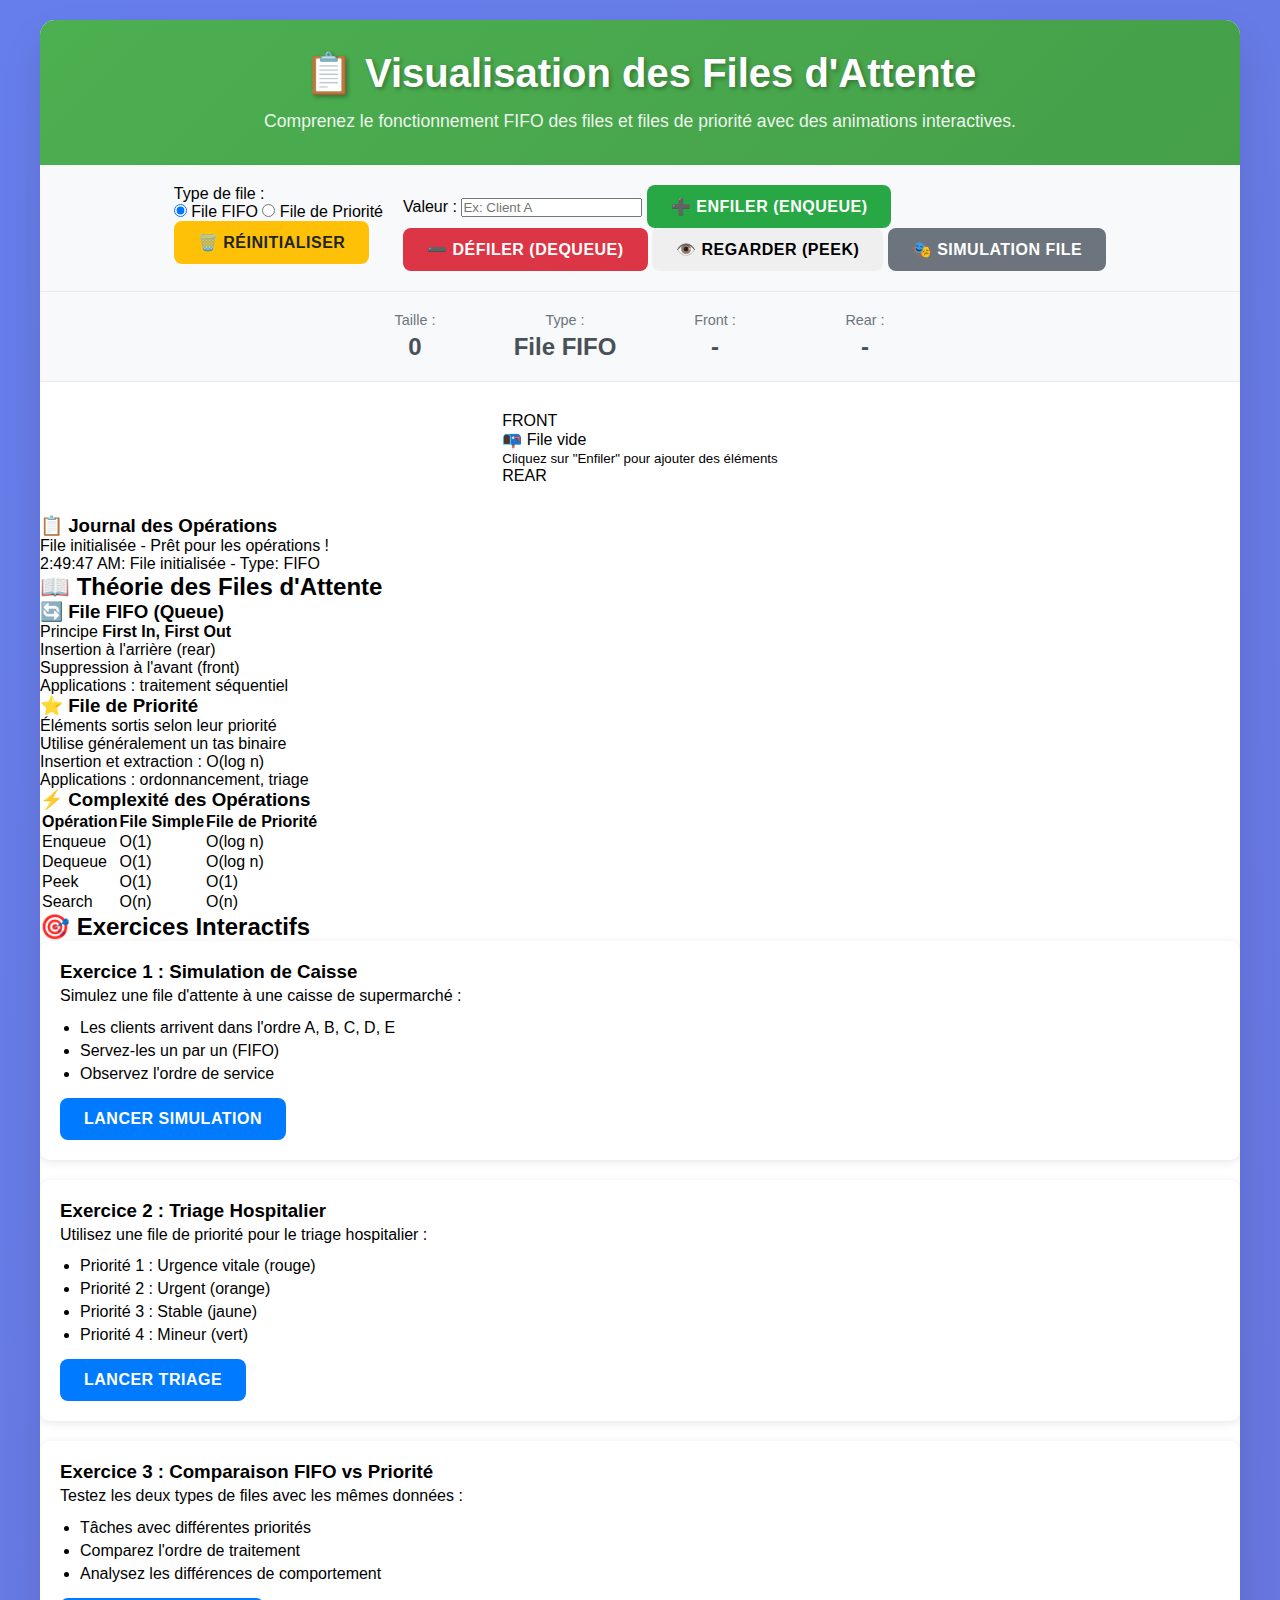
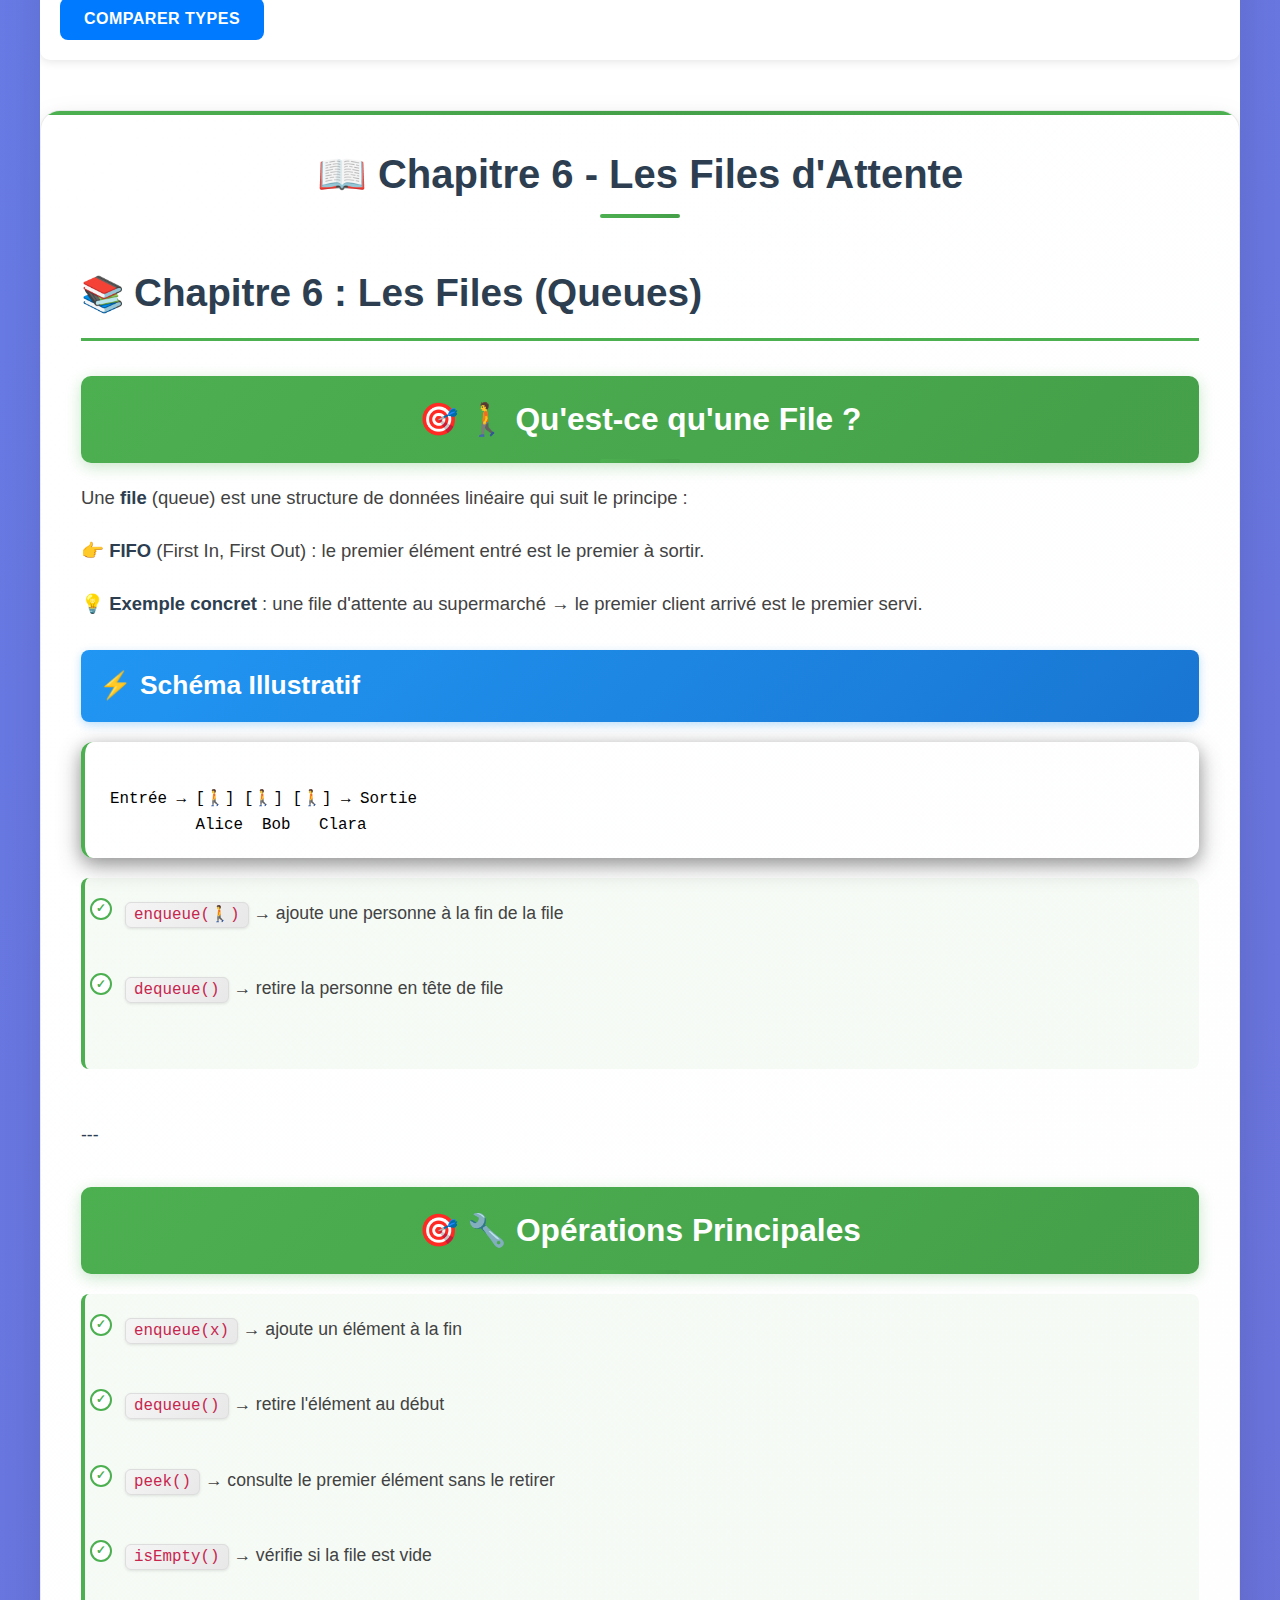
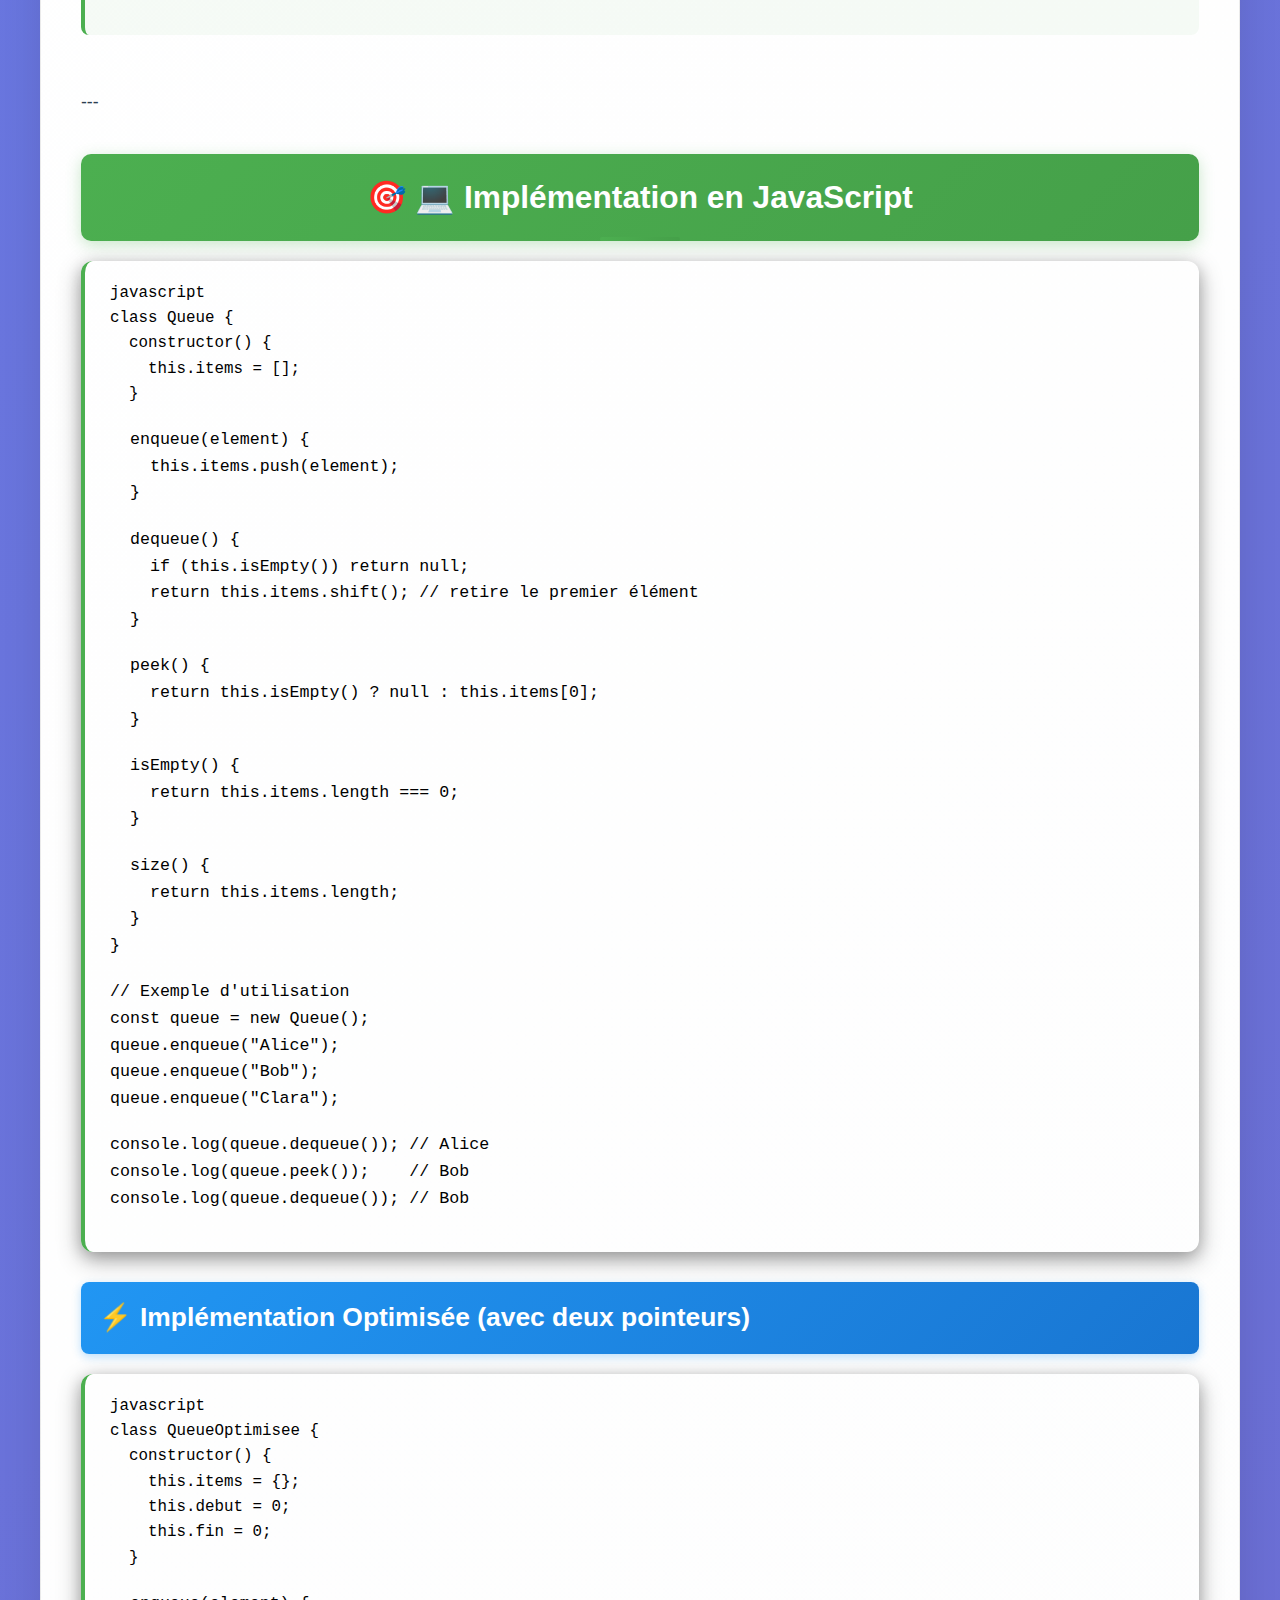
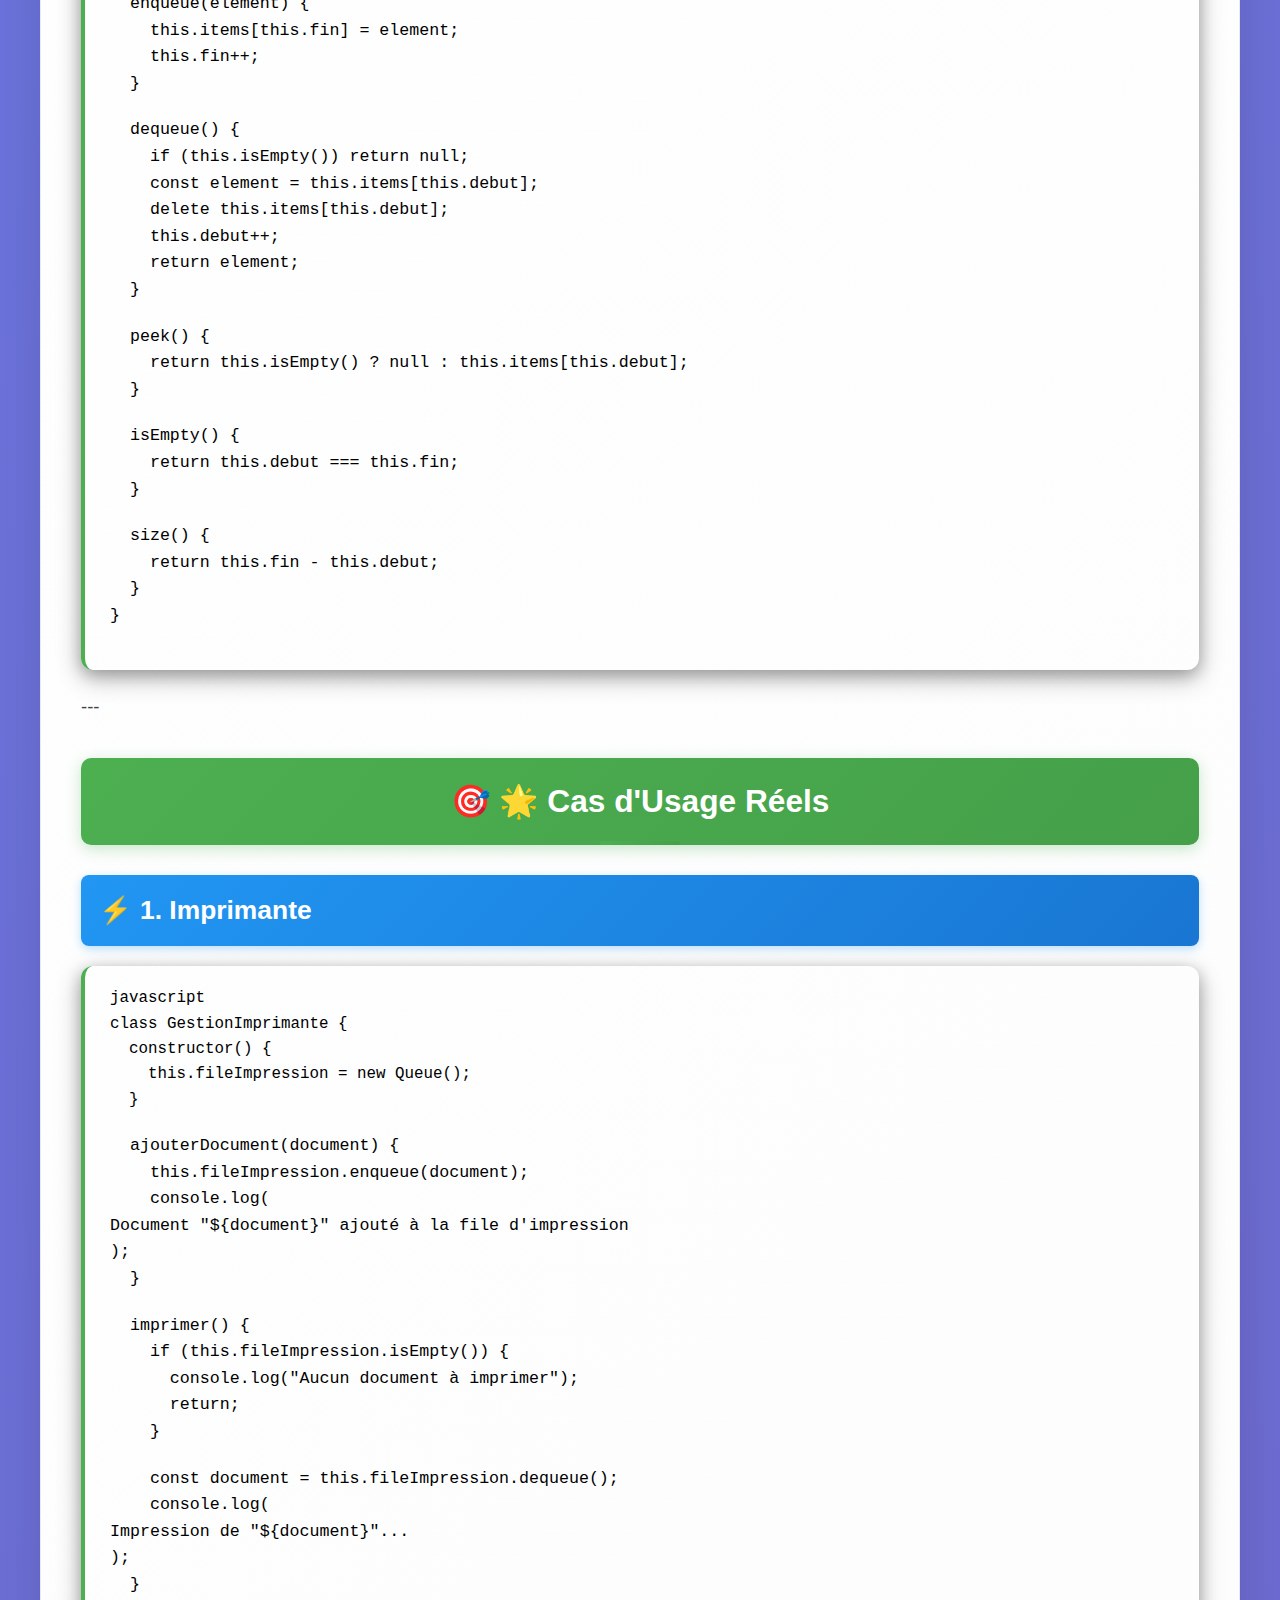
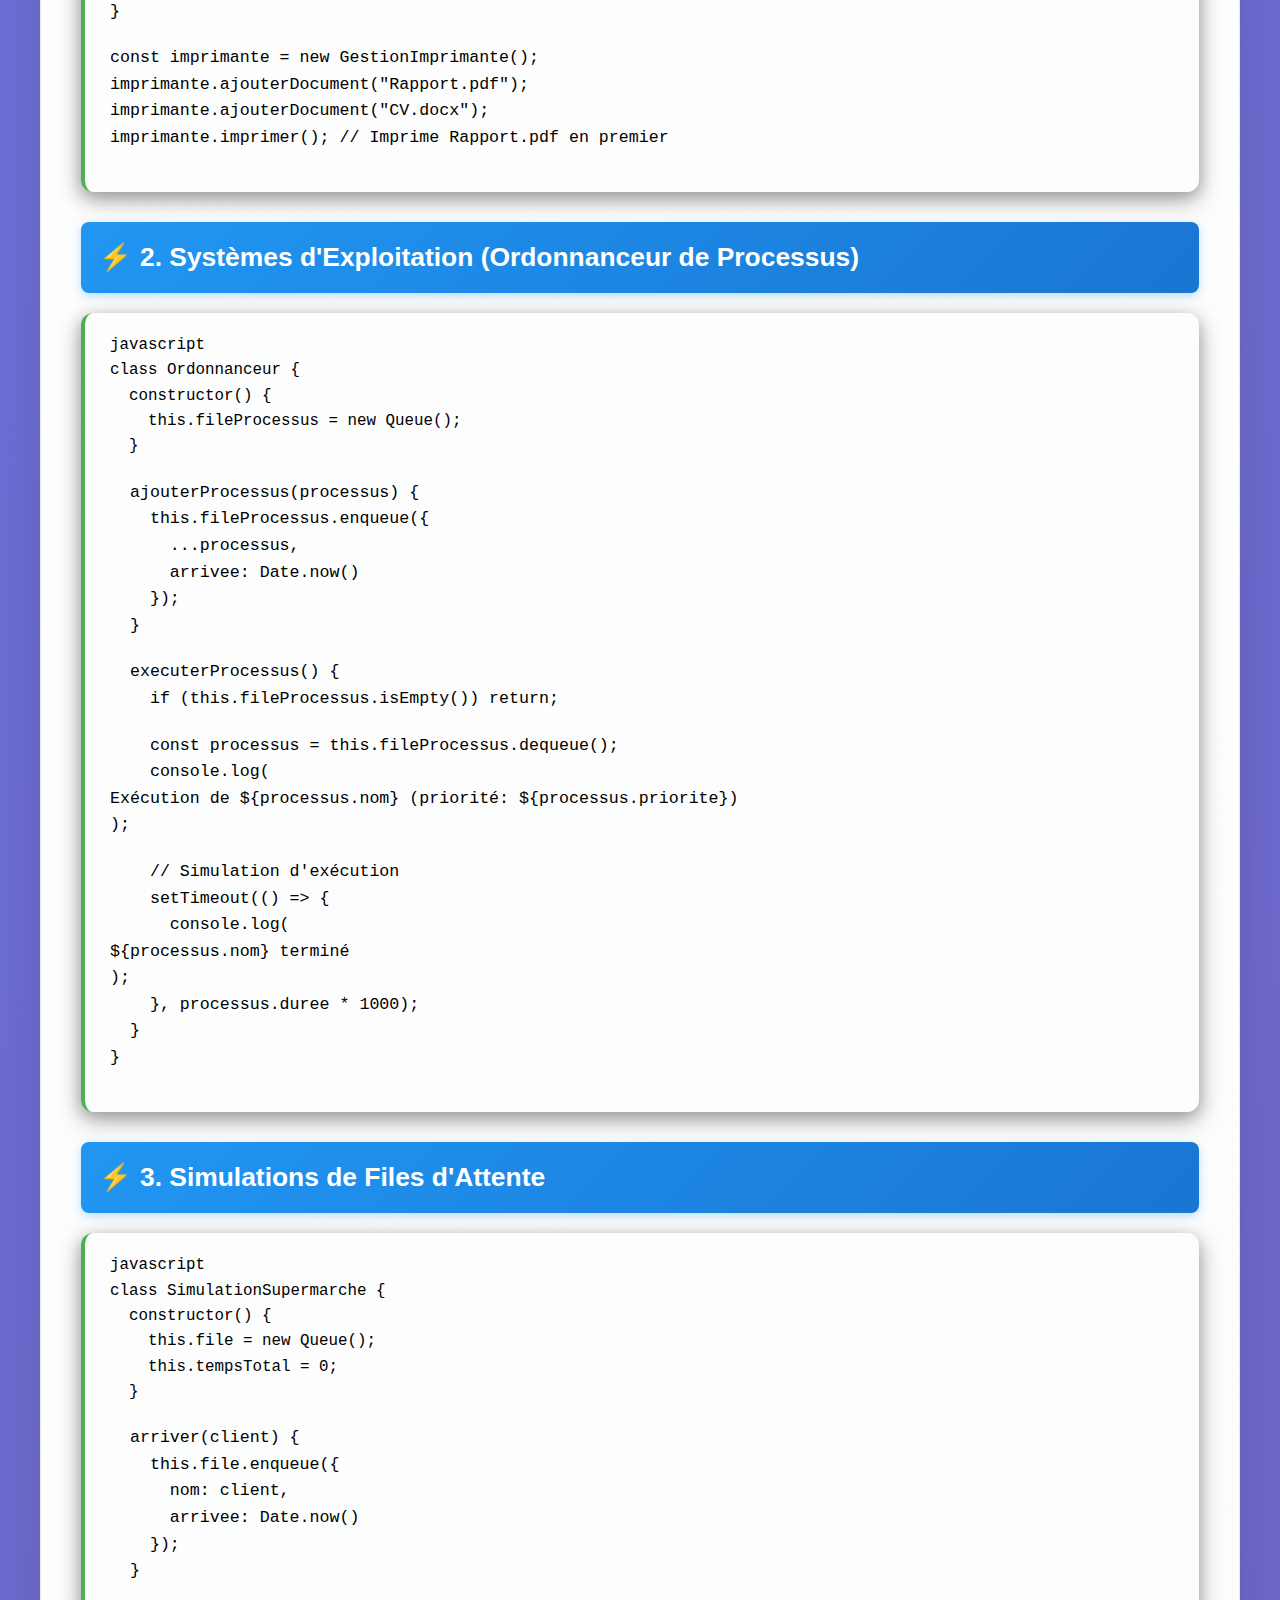
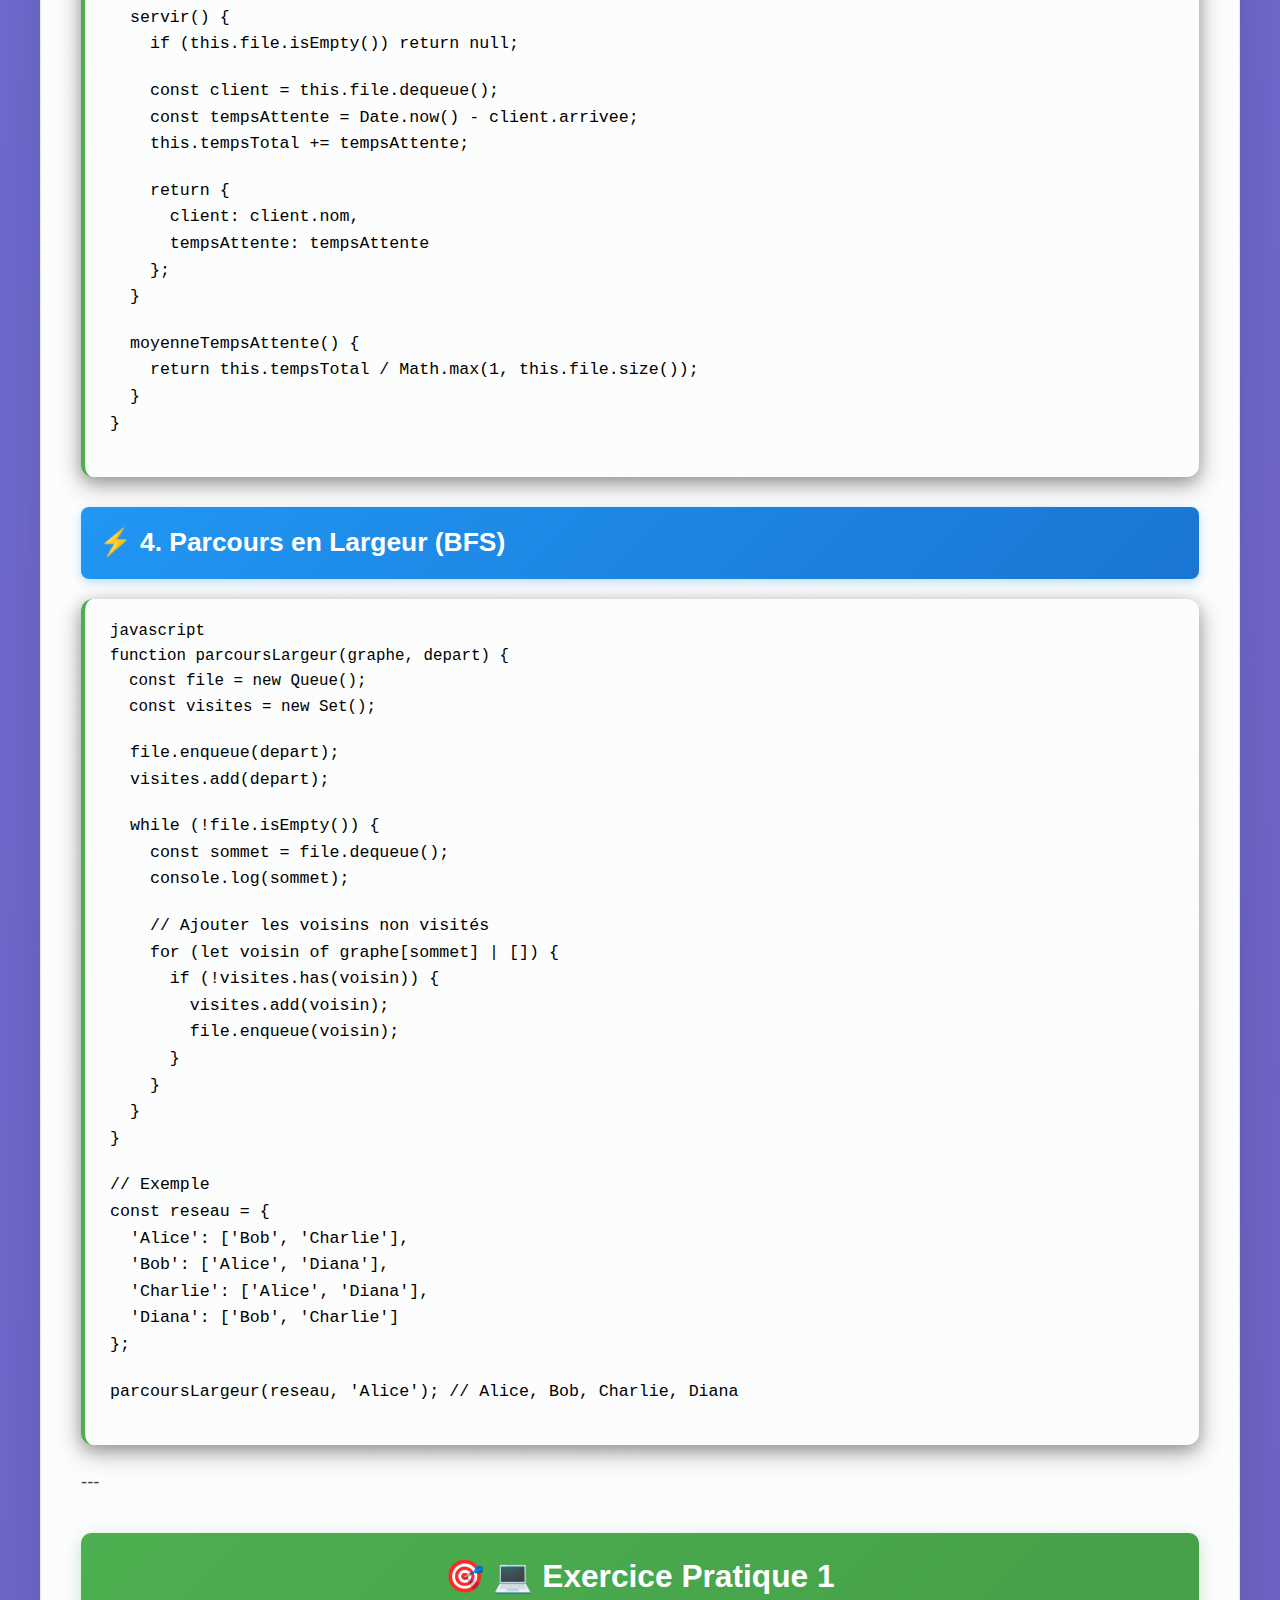
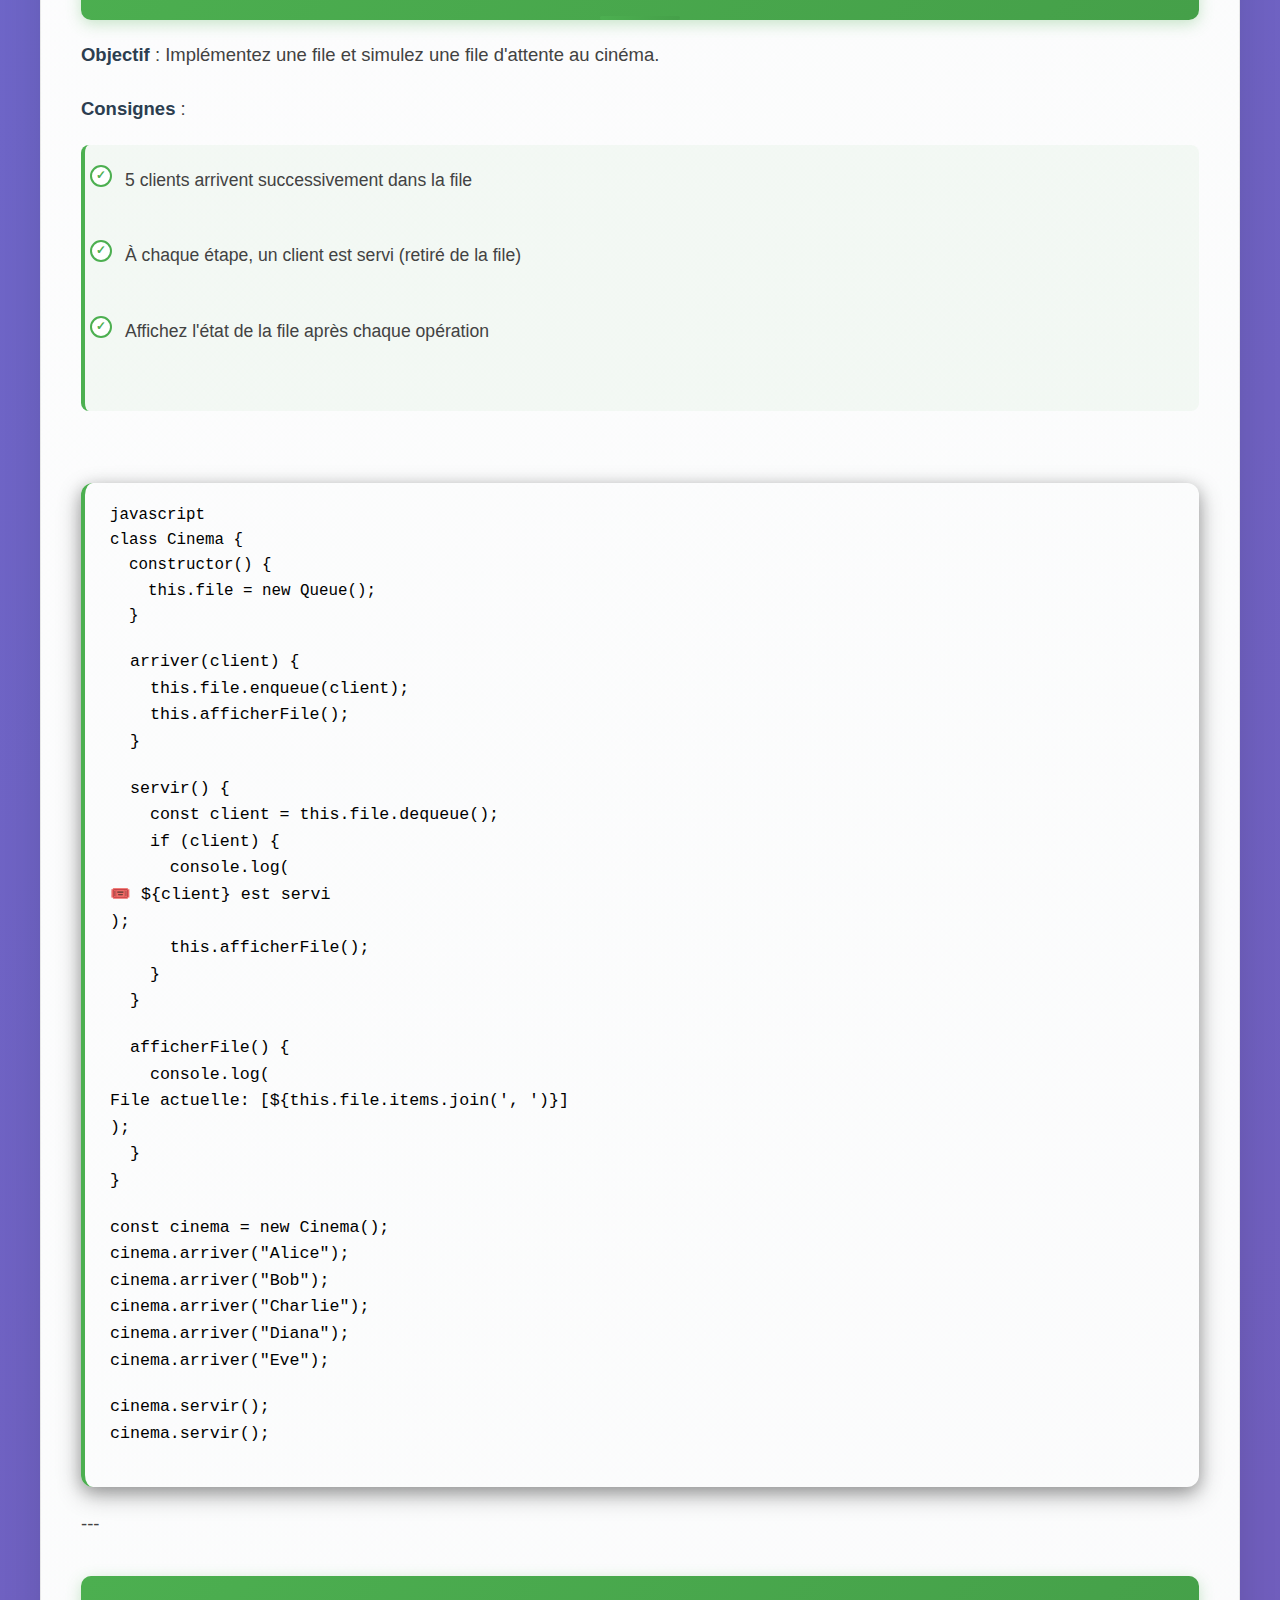
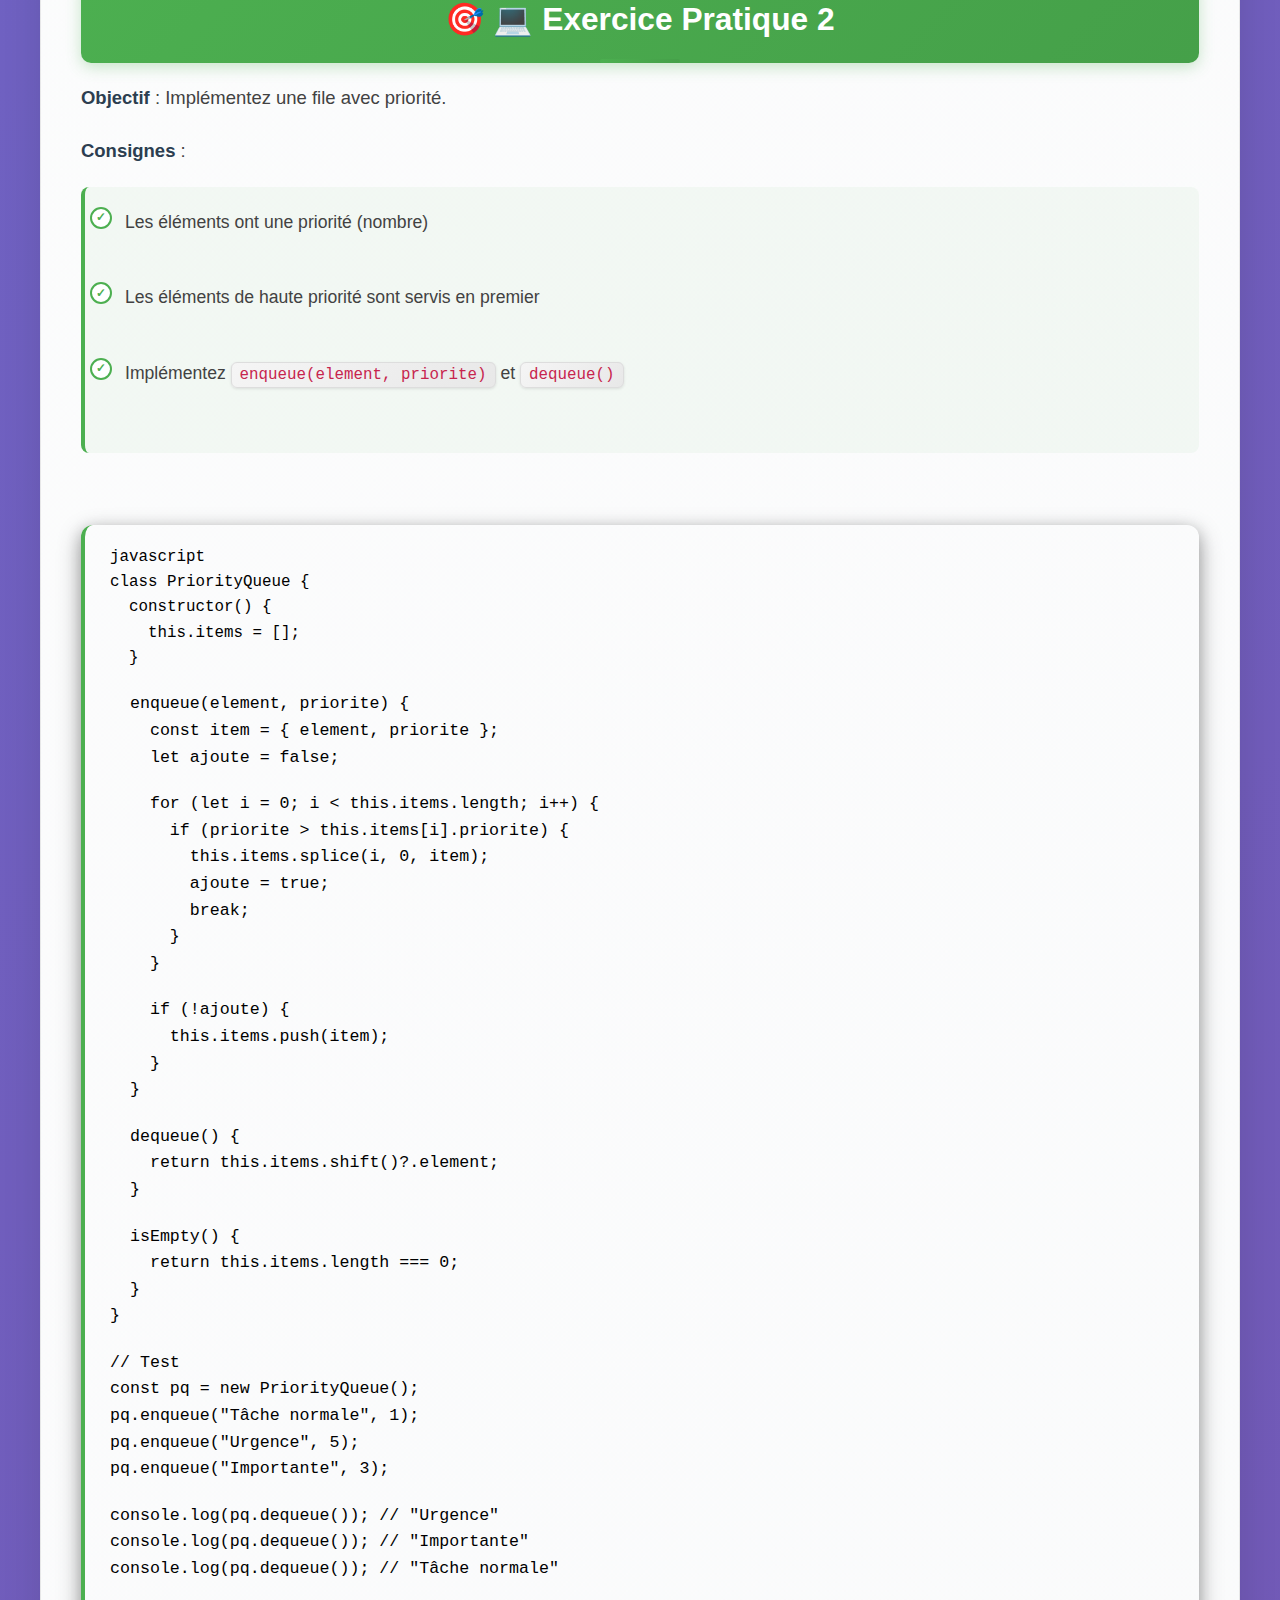
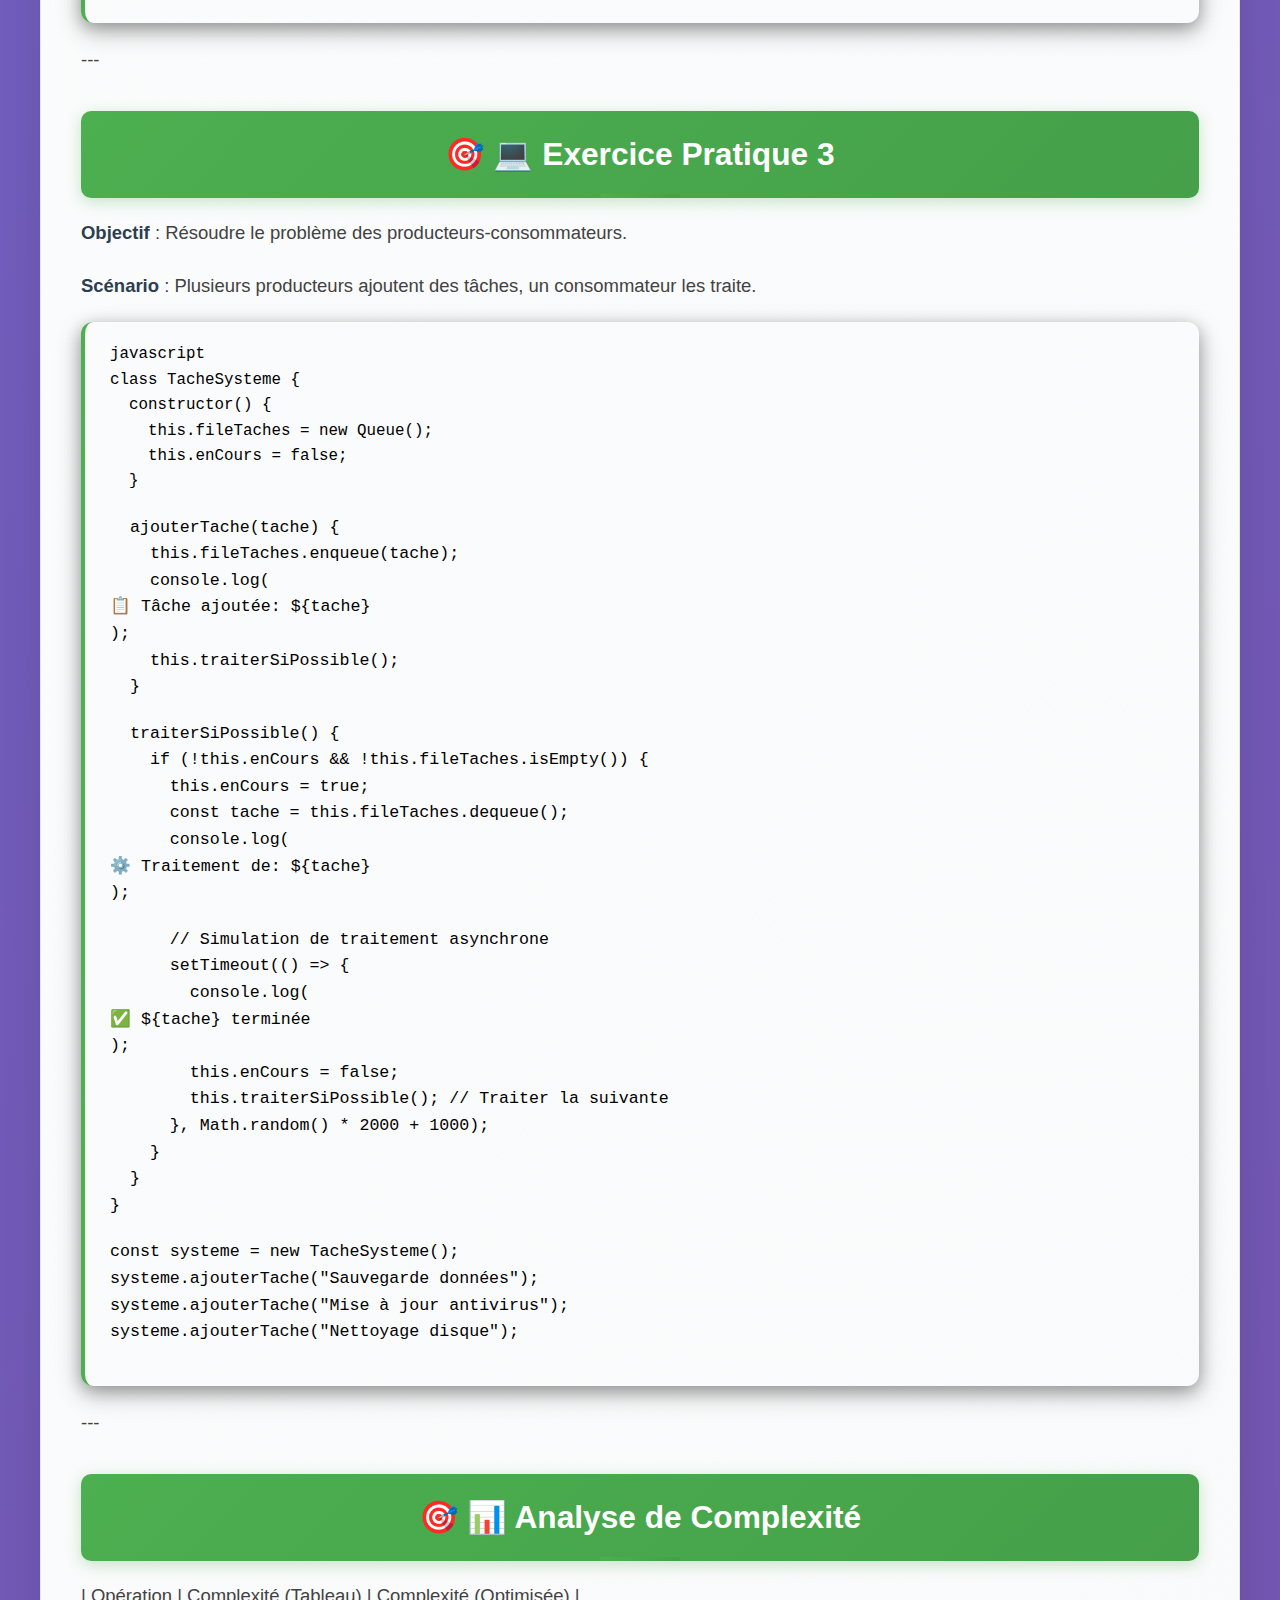
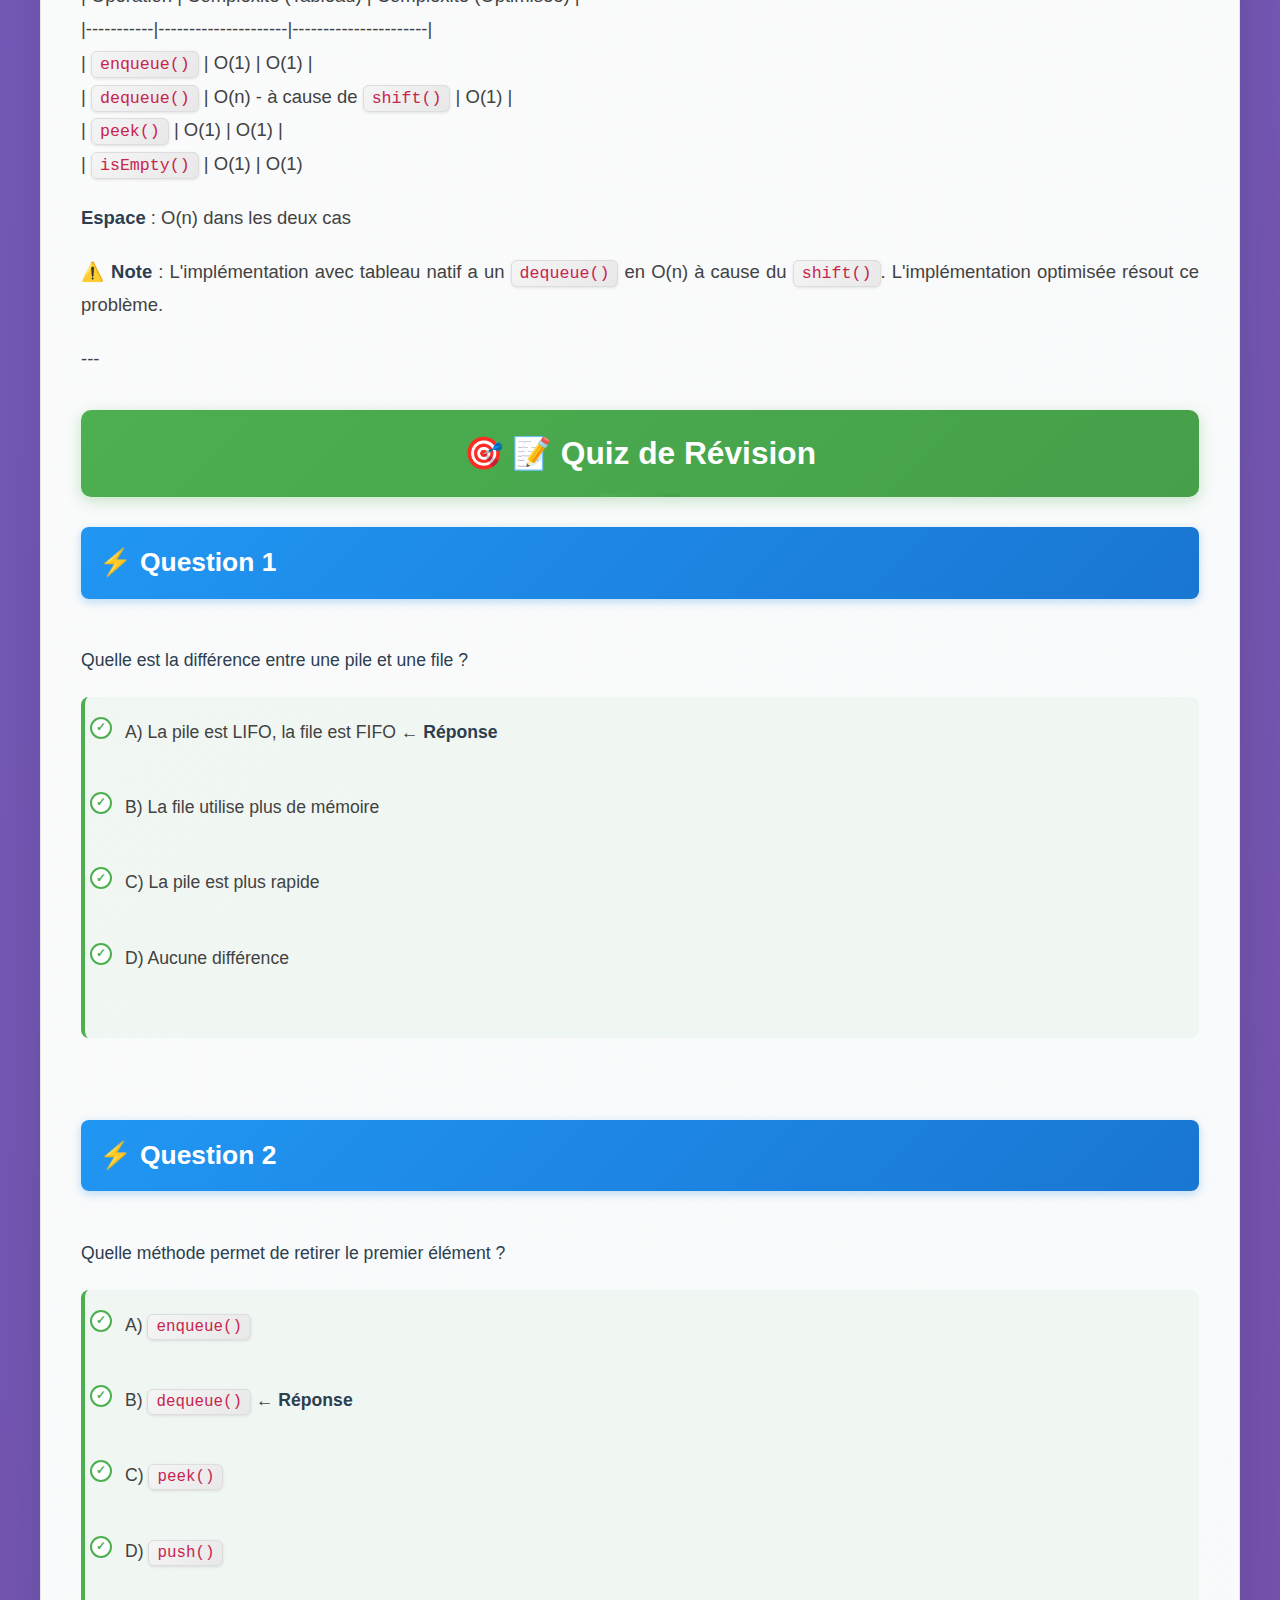
<file: interactive-exercises/queue-visualizer/index.html>
<!DOCTYPE html>
<html lang="fr">
<head>
    <meta charset="UTF-8">
    <meta name="viewport" content="width=device-width, initial-scale=1.0">
    <title>Visualisation des Files d'Attente - Exercice Interactif</title>
    <link rel="stylesheet" href="styles.css">
    <link rel="stylesheet" href="../highlight-theme.css">
    <script src="../highlight.min.js"></script>
</head>
<body>
    <div class="container">
        <header>
            <h1>📋 Visualisation des Files d'Attente</h1>
            <p class="description">
                Comprenez le fonctionnement FIFO des files et files de priorité avec des animations interactives.
            </p>
        </header>

        <div class="controls">
            <div class="queue-type-controls">
                <label>Type de file :</label>
                <div class="radio-group">
                    <label><input type="radio" name="queueType" value="fifo" checked> File FIFO</label>
                    <label><input type="radio" name="queueType" value="priority"> File de Priorité</label>
                </div>
                <button id="resetQueueBtn" class="btn btn-warning">🗑️ Réinitialiser</button>
            </div>

            <div class="operation-controls">
                <div class="input-group">
                    <label for="valueInput">Valeur :</label>
                    <input type="text" id="valueInput" placeholder="Ex: Client A">
                    <button id="enqueueBtn" class="btn btn-success">➕ Enfiler (Enqueue)</button>
                </div>

                <div class="priority-controls" id="priorityControls" style="display: none;">
                    <label for="priorityInput">Priorité :</label>
                    <input type="number" id="priorityInput" placeholder="1-10" min="1" max="10" value="5">
                </div>

                <div class="action-buttons">
                    <button id="dequeueBtn" class="btn btn-danger">➖ Défiler (Dequeue)</button>
                    <button id="peekBtn" class="btn btn-info">👁️ Regarder (Peek)</button>
                    <button id="simulateBtn" class="btn btn-secondary">🎭 Simulation File</button>
                </div>
            </div>
        </div>

        <div class="stats">
            <div class="stat">
                <span class="stat-label">Taille :</span>
                <span id="queueSize" class="stat-value">0</span>
            </div>
            <div class="stat">
                <span class="stat-label">Type :</span>
                <span id="queueTypeDisplay" class="stat-value">File FIFO</span>
            </div>
            <div class="stat">
                <span class="stat-label">Front :</span>
                <span id="queueFront" class="stat-value">-</span>
            </div>
            <div class="stat">
                <span class="stat-label">Rear :</span>
                <span id="queueRear" class="stat-value">-</span>
            </div>
        </div>

        <div class="visualization">
            <div class="queue-container">
                <div class="queue-front-label">FRONT</div>
                <div id="queueVisualization" class="queue-visualization">
                    <div class="empty-queue">
                        <p>📭 File vide</p>
                        <small>Cliquez sur "Enfiler" pour ajouter des éléments</small>
                    </div>
                </div>
                <div class="queue-rear-label">REAR</div>
            </div>

            <div class="simulation-panel" id="simulationPanel" style="display: none;">
                <h3>🎭 Simulation de File d'Attente</h3>
                <div class="simulation-controls">
                    <button id="addCustomerBtn" class="btn btn-success">👤 Nouveau Client</button>
                    <button id="serveCustomerBtn" class="btn btn-primary">🍽️ Servir Client</button>
                    <button id="autoSimulateBtn" class="btn btn-secondary">▶️ Simulation Auto</button>
                </div>
                <div id="simulationStats" class="simulation-stats">
                    <div class="stat-item">
                        <span class="stat-label">Clients servis :</span>
                        <span id="servedCount" class="stat-value">0</span>
                    </div>
                    <div class="stat-item">
                        <span class="stat-label">Temps d'attente moyen :</span>
                        <span id="avgWaitTime" class="stat-value">0s</span>
                    </div>
                </div>
            </div>
        </div>

        <div class="operations-log">
            <h3>📋 Journal des Opérations</h3>
            <div id="operationsLog" class="operations-log-content">
                <p class="log-entry initial">File initialisée - Prêt pour les opérations !</p>
            </div>
        </div>

        <div class="theory-section">
            <h2>📖 Théorie des Files d'Attente</h2>

            <div class="theory-grid">
                <div class="theory-card">
                    <h3>🔄 File FIFO (Queue)</h3>
                    <ul>
                        <li>Principe <strong>First In, First Out</strong></li>
                        <li>Insertion à l'arrière (rear)</li>
                        <li>Suppression à l'avant (front)</li>
                        <li>Applications : traitement séquentiel</li>
                    </ul>
                </div>

                <div class="theory-card">
                    <h3>⭐ File de Priorité</h3>
                    <ul>
                        <li>Éléments sortis selon leur priorité</li>
                        <li>Utilise généralement un tas binaire</li>
                        <li>Insertion et extraction : O(log n)</li>
                        <li>Applications : ordonnancement, triage</li>
                    </ul>
                </div>

                <div class="theory-card">
                    <h3>⚡ Complexité des Opérations</h3>
                    <table>
                        <tr><th>Opération</th><th>File Simple</th><th>File de Priorité</th></tr>
                        <tr><td>Enqueue</td><td>O(1)</td><td>O(log n)</td></tr>
                        <tr><td>Dequeue</td><td>O(1)</td><td>O(log n)</td></tr>
                        <tr><td>Peek</td><td>O(1)</td><td>O(1)</td></tr>
                        <tr><td>Search</td><td>O(n)</td><td>O(n)</td></tr>
                    </table>
                </div>
            </div>
        </div>

        <div class="exercises-section">
            <h2>🎯 Exercices Interactifs</h2>

            <div class="exercise">
                <h3>Exercice 1 : Simulation de Caisse</h3>
                <p>Simulez une file d'attente à une caisse de supermarché :</p>
                <ul>
                    <li>Les clients arrivent dans l'ordre A, B, C, D, E</li>
                    <li>Servez-les un par un (FIFO)</li>
                    <li>Observez l'ordre de service</li>
                </ul>
                <button onclick="loadCheckoutExercise()" class="btn btn-primary">Lancer Simulation</button>
                <div id="checkoutResult"></div>
            </div>

            <div class="exercise">
                <h3>Exercice 2 : Triage Hospitalier</h3>
                <p>Utilisez une file de priorité pour le triage hospitalier :</p>
                <ul>
                    <li>Priorité 1 : Urgence vitale (rouge)</li>
                    <li>Priorité 2 : Urgent (orange)</li>
                    <li>Priorité 3 : Stable (jaune)</li>
                    <li>Priorité 4 : Mineur (vert)</li>
                </ul>
                <button onclick="loadTriageExercise()" class="btn btn-primary">Lancer Triage</button>
                <div id="triageResult"></div>
            </div>

            <div class="exercise">
                <h3>Exercice 3 : Comparaison FIFO vs Priorité</h3>
                <p>Testez les deux types de files avec les mêmes données :</p>
                <ul>
                    <li>Tâches avec différentes priorités</li>
                    <li>Comparez l'ordre de traitement</li>
                    <li>Analysez les différences de comportement</li>
                </ul>
                <button onclick="compareQueueTypes()" class="btn btn-primary">Comparer Types</button>
                <div id="comparisonResult"></div>
            </div>
        </div>

        <!-- Section Chapitre Complet -->
        <div class="chapter-content">
            <h2>📖 Chapitre 6 - Les Files d'Attente</h2>
            <div class="chapter-text" id="chapter-content">
                <!-- Le contenu du chapitre sera chargé ici -->
            </div>
        </div>

        <footer>
            <div class="footer-main">
                <h3>🎓 Exercices Interactifs - Algorithmes et Structures de Données</h3>
                <p><strong>Chapitre 6 - Les Files d'Attente</strong></p>
                <p>Découvrez FIFO et les files de priorité</p>
            </div>

            <div class="chapter-ref">
                <p>
                    <strong>📖 Référence complète :</strong> Chapitre 6 du manuel<br>
                    <strong>🎯 Objectif :</strong> Comprendre FIFO et les files de priorité<br>
                    <strong>⏱️ Durée estimée :</strong> 35 minutes<br>
                    <strong>💡 Prérequis :</strong> Notions de base en structures de données et algorithmes
                </p>
            </div>

            <div class="footer-links">
                <a href="../index.html" class="footer-btn">🏠 Menu Principal</a>
                <a href="../README.md" class="footer-btn">📚 Documentation</a>
                <a href="../chapters/06-queues.md" class="footer-btn">📖 Chapitre Complet</a>
            </div>

            <div class="copyright">
                <p>&copy; 2025 Manuel d'Algorithmes et Structures de Données</p>
                <p>Créé avec ❤️ pour l'apprentissage de l'algorithmique</p>
            </div>
        </footer>
    </div>

    <script src="../chapters-data.js"></script>
    <script src="queue-visualizer.js"></script>
    <script src="../chapter-loader.js"></script>
    <script>
        // Initialiser Highlight.js pour la coloration syntaxique
        document.addEventListener('DOMContentLoaded', function() {
            hljs.highlightAll();
        });

        // Initialiser le chargeur de chapitre
        initChapterLoader('06');
    </script>
</body>
</html>
</file>
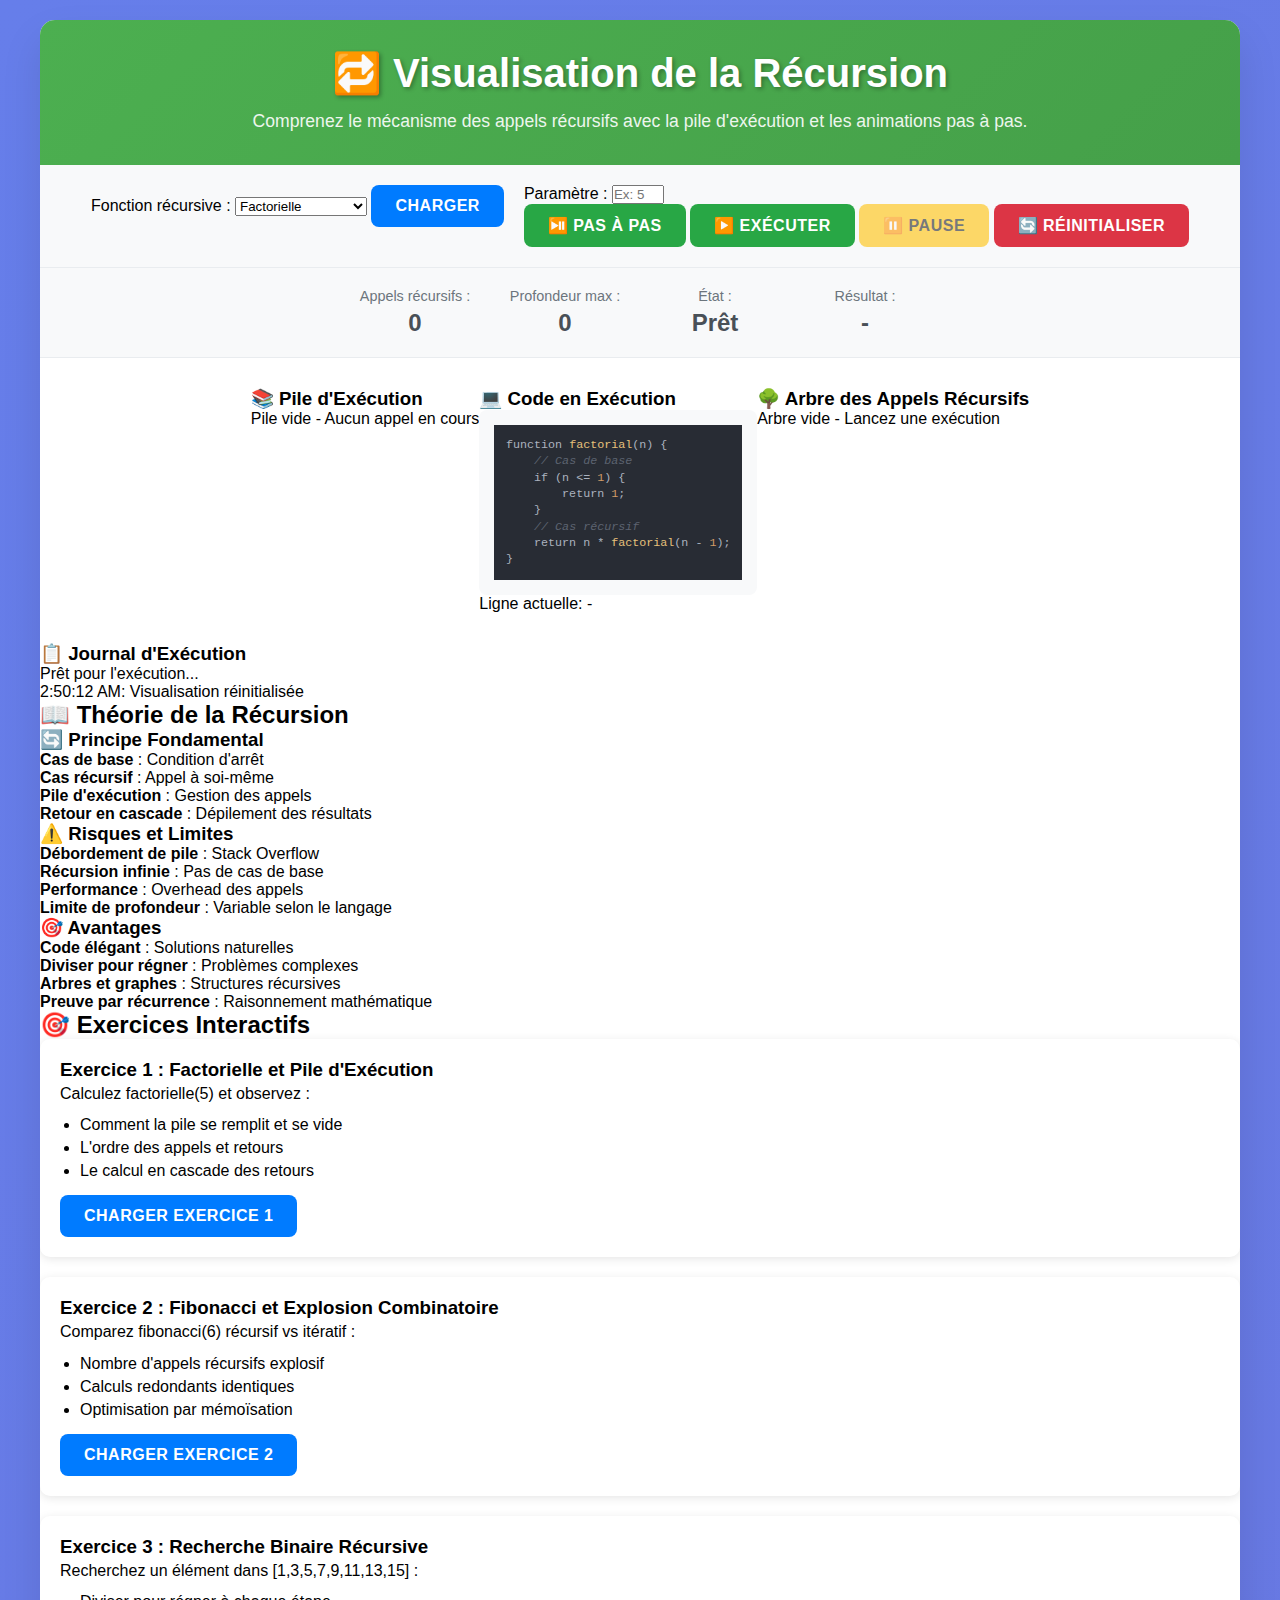
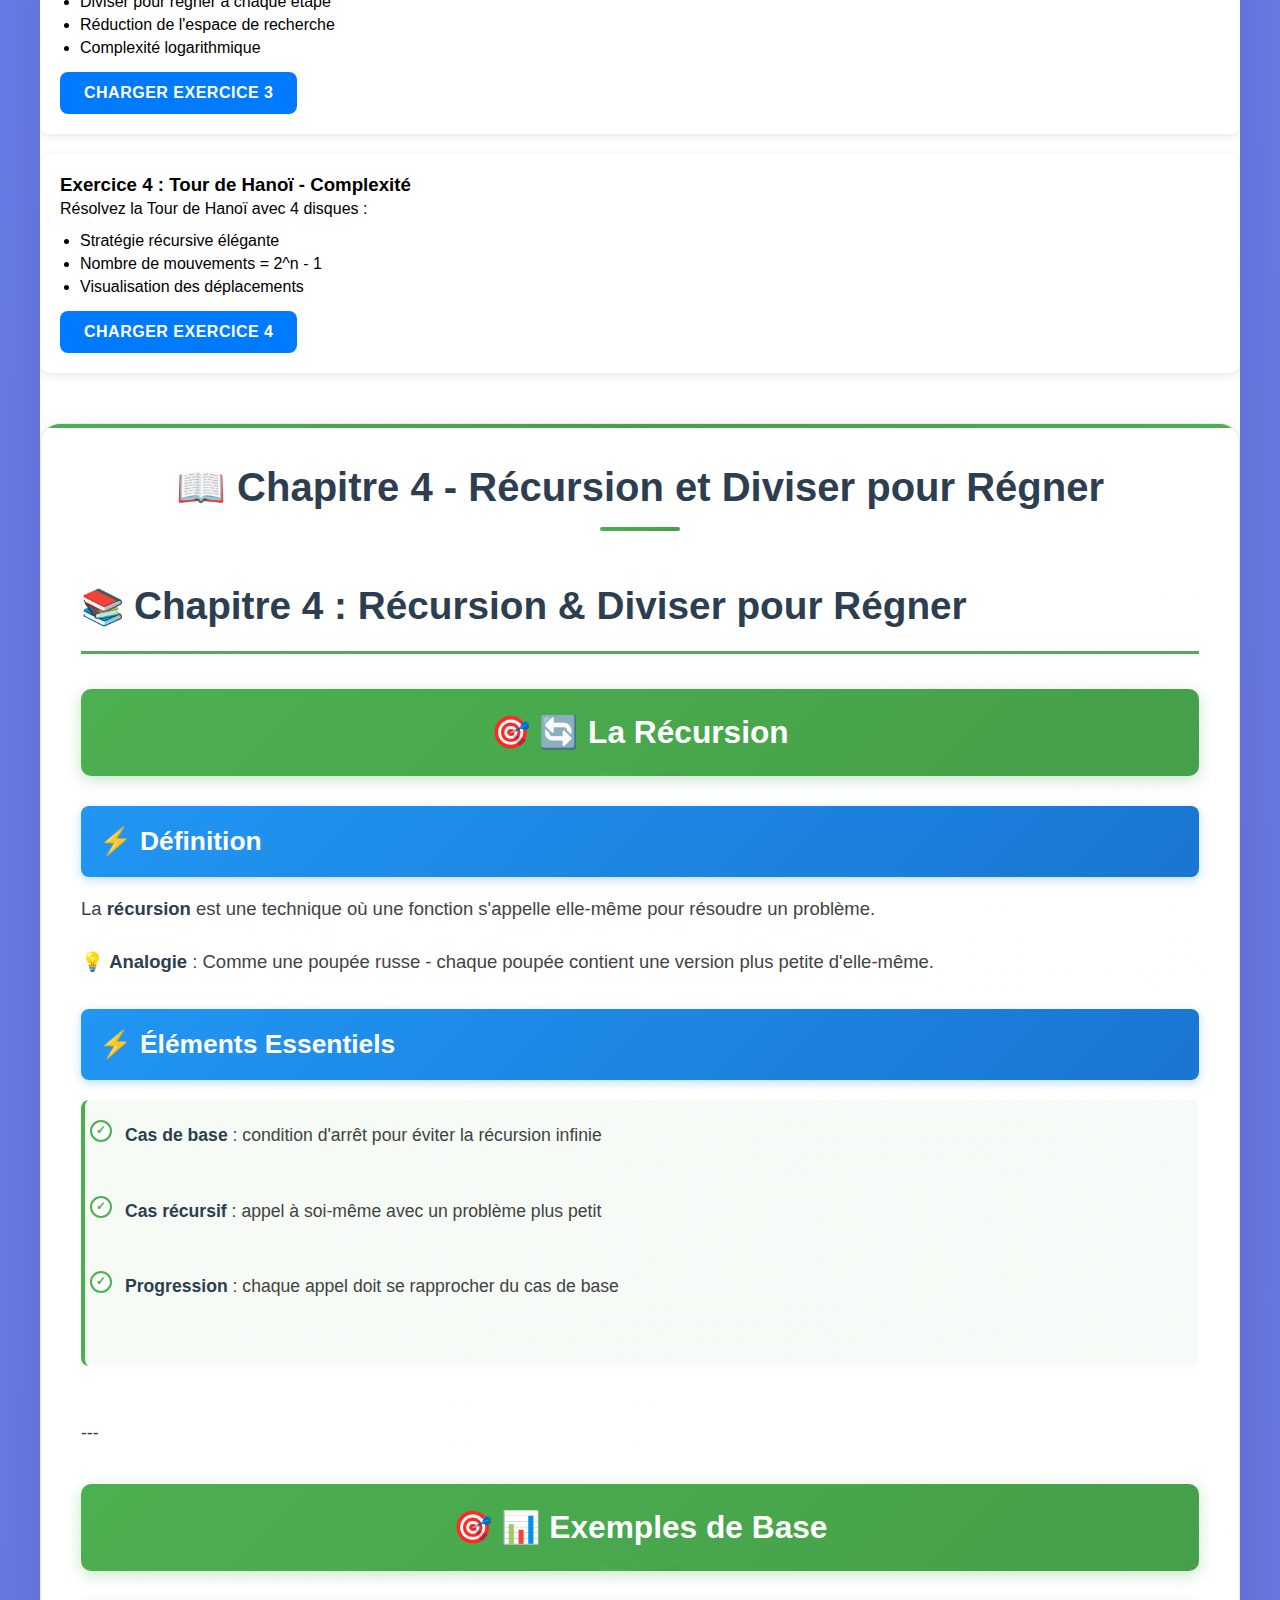
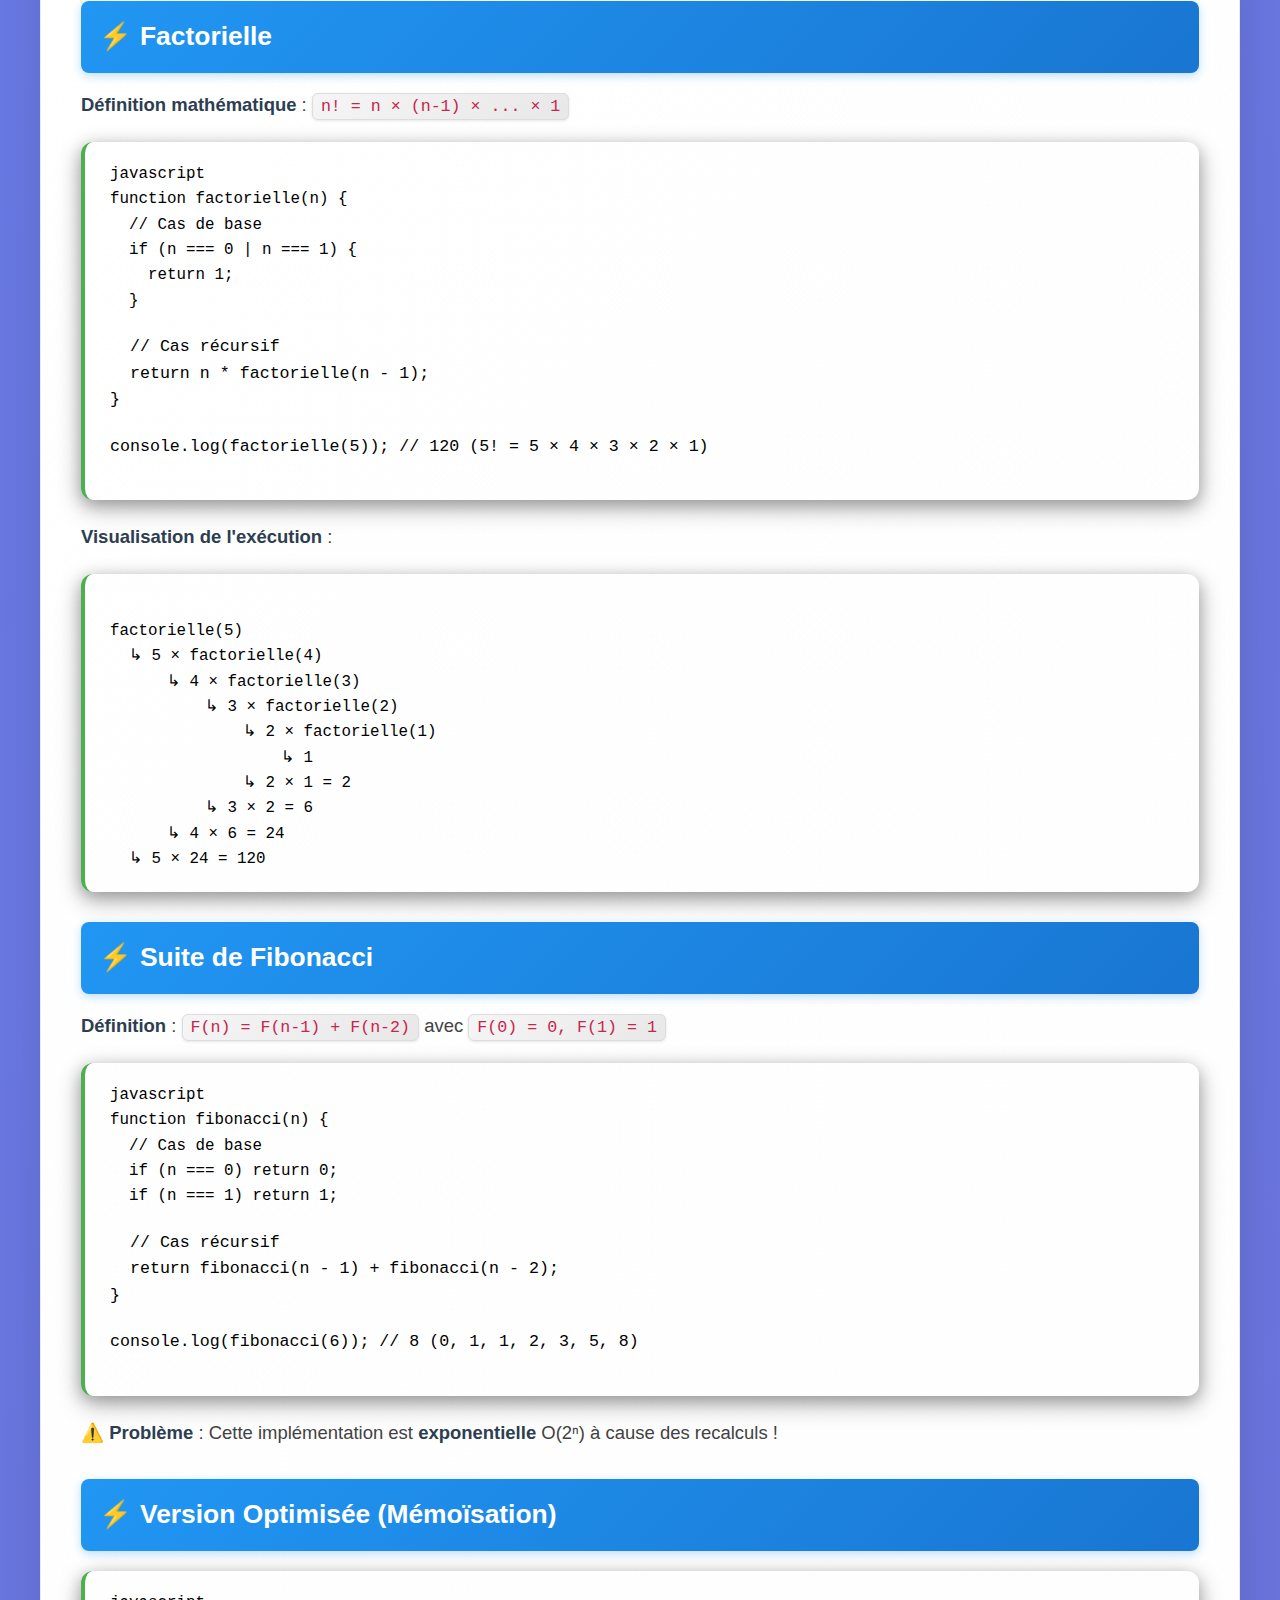
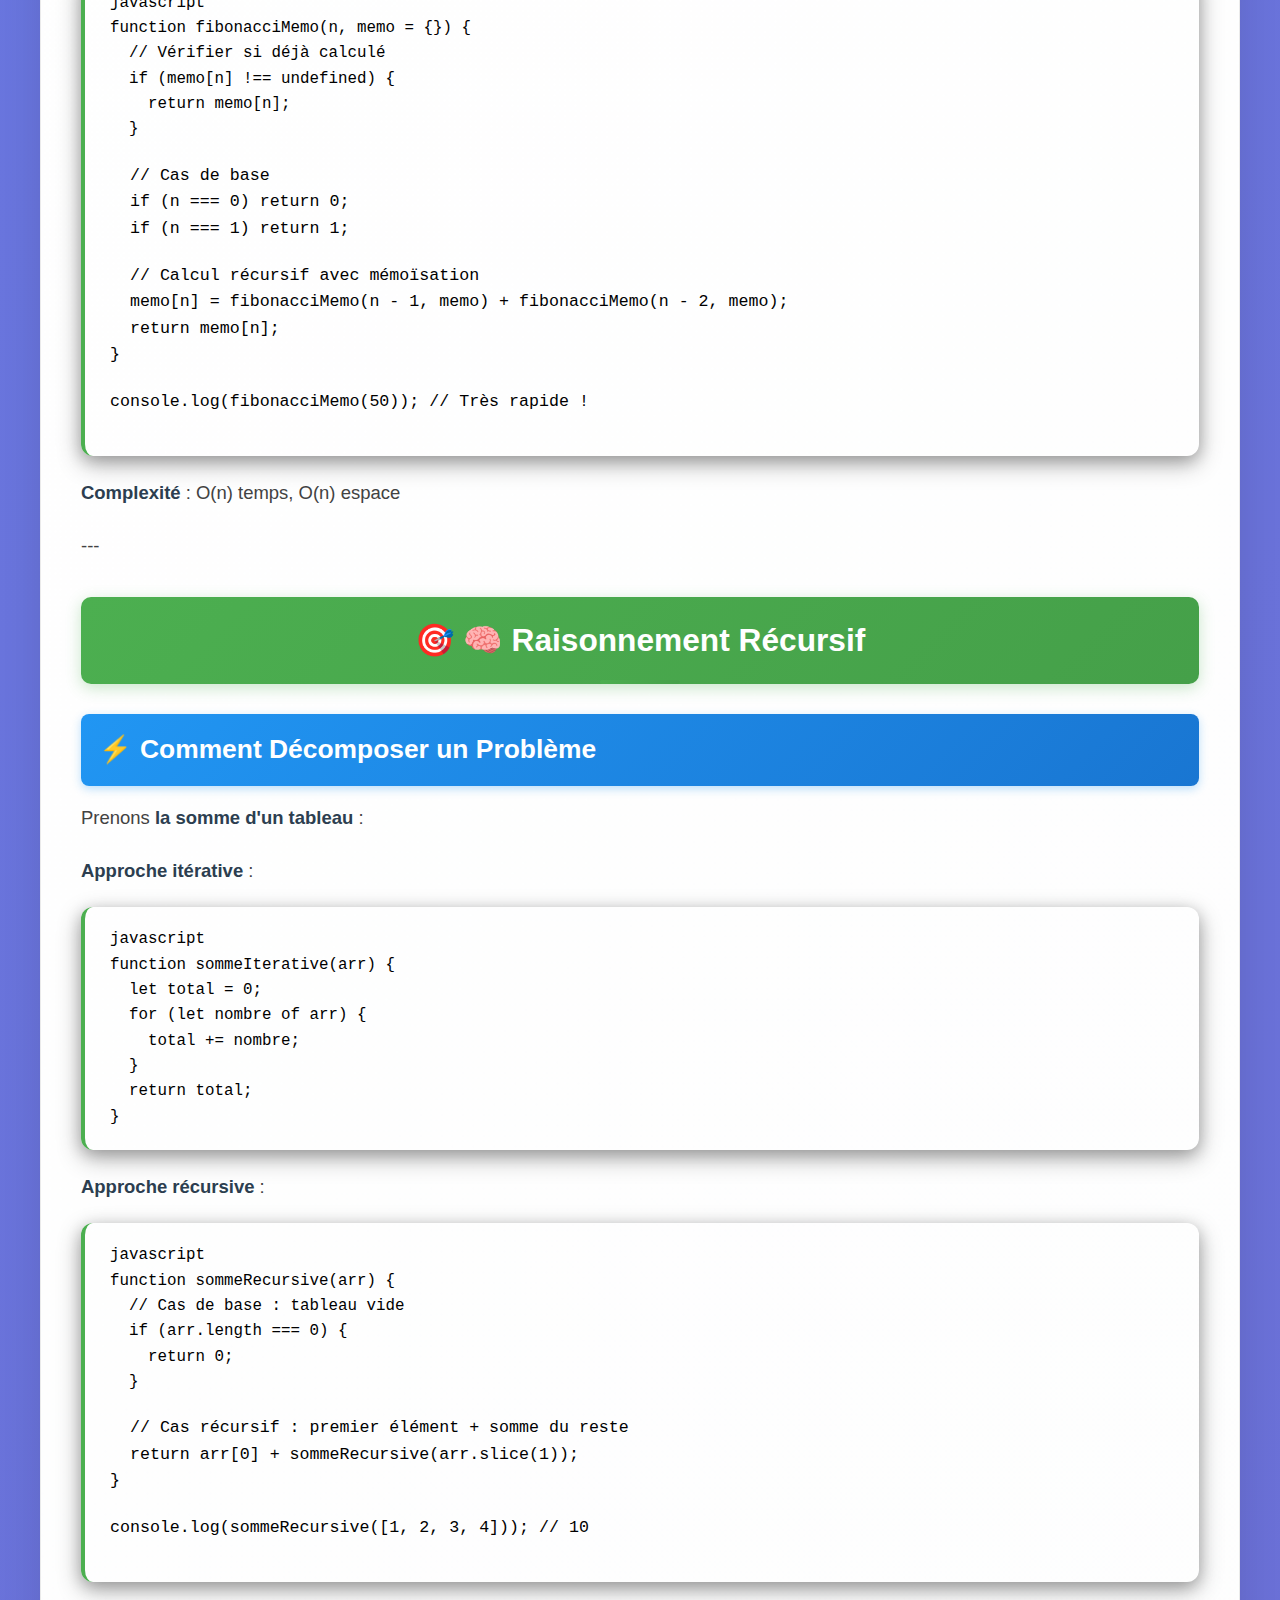
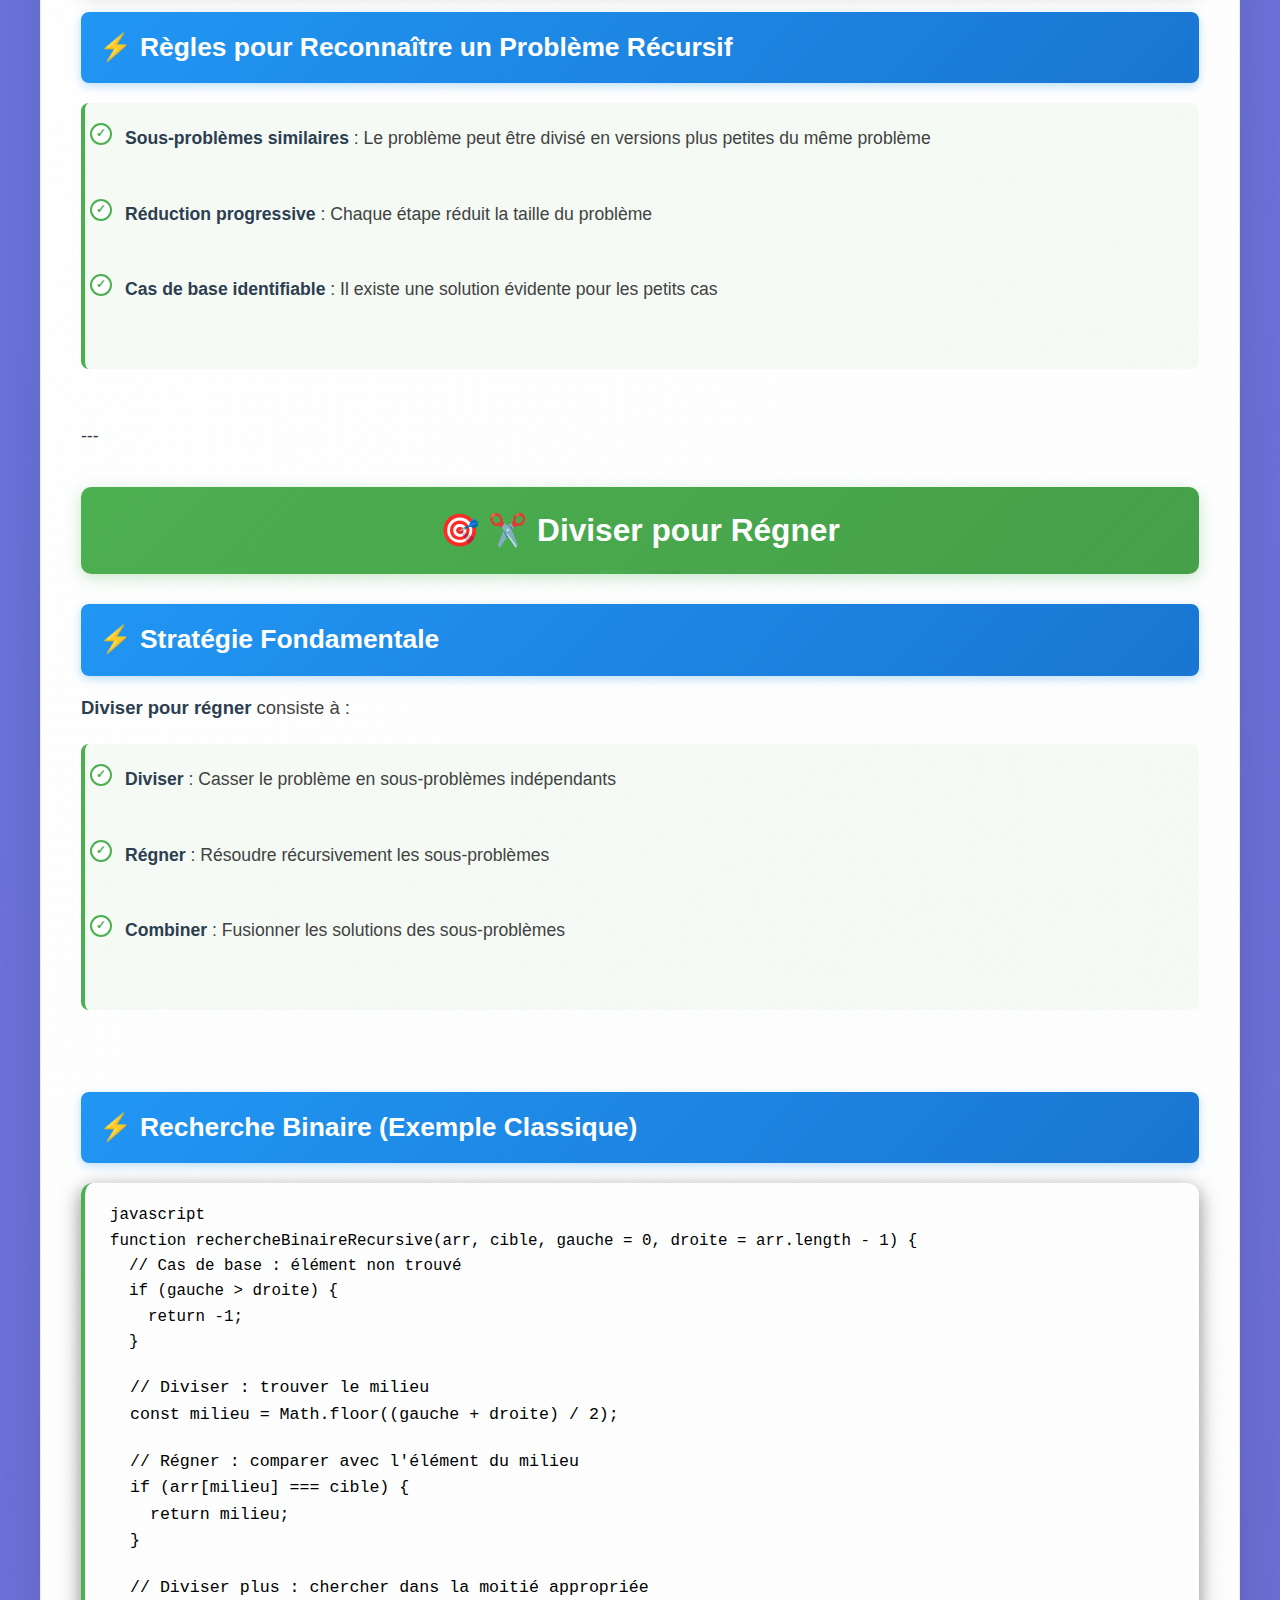
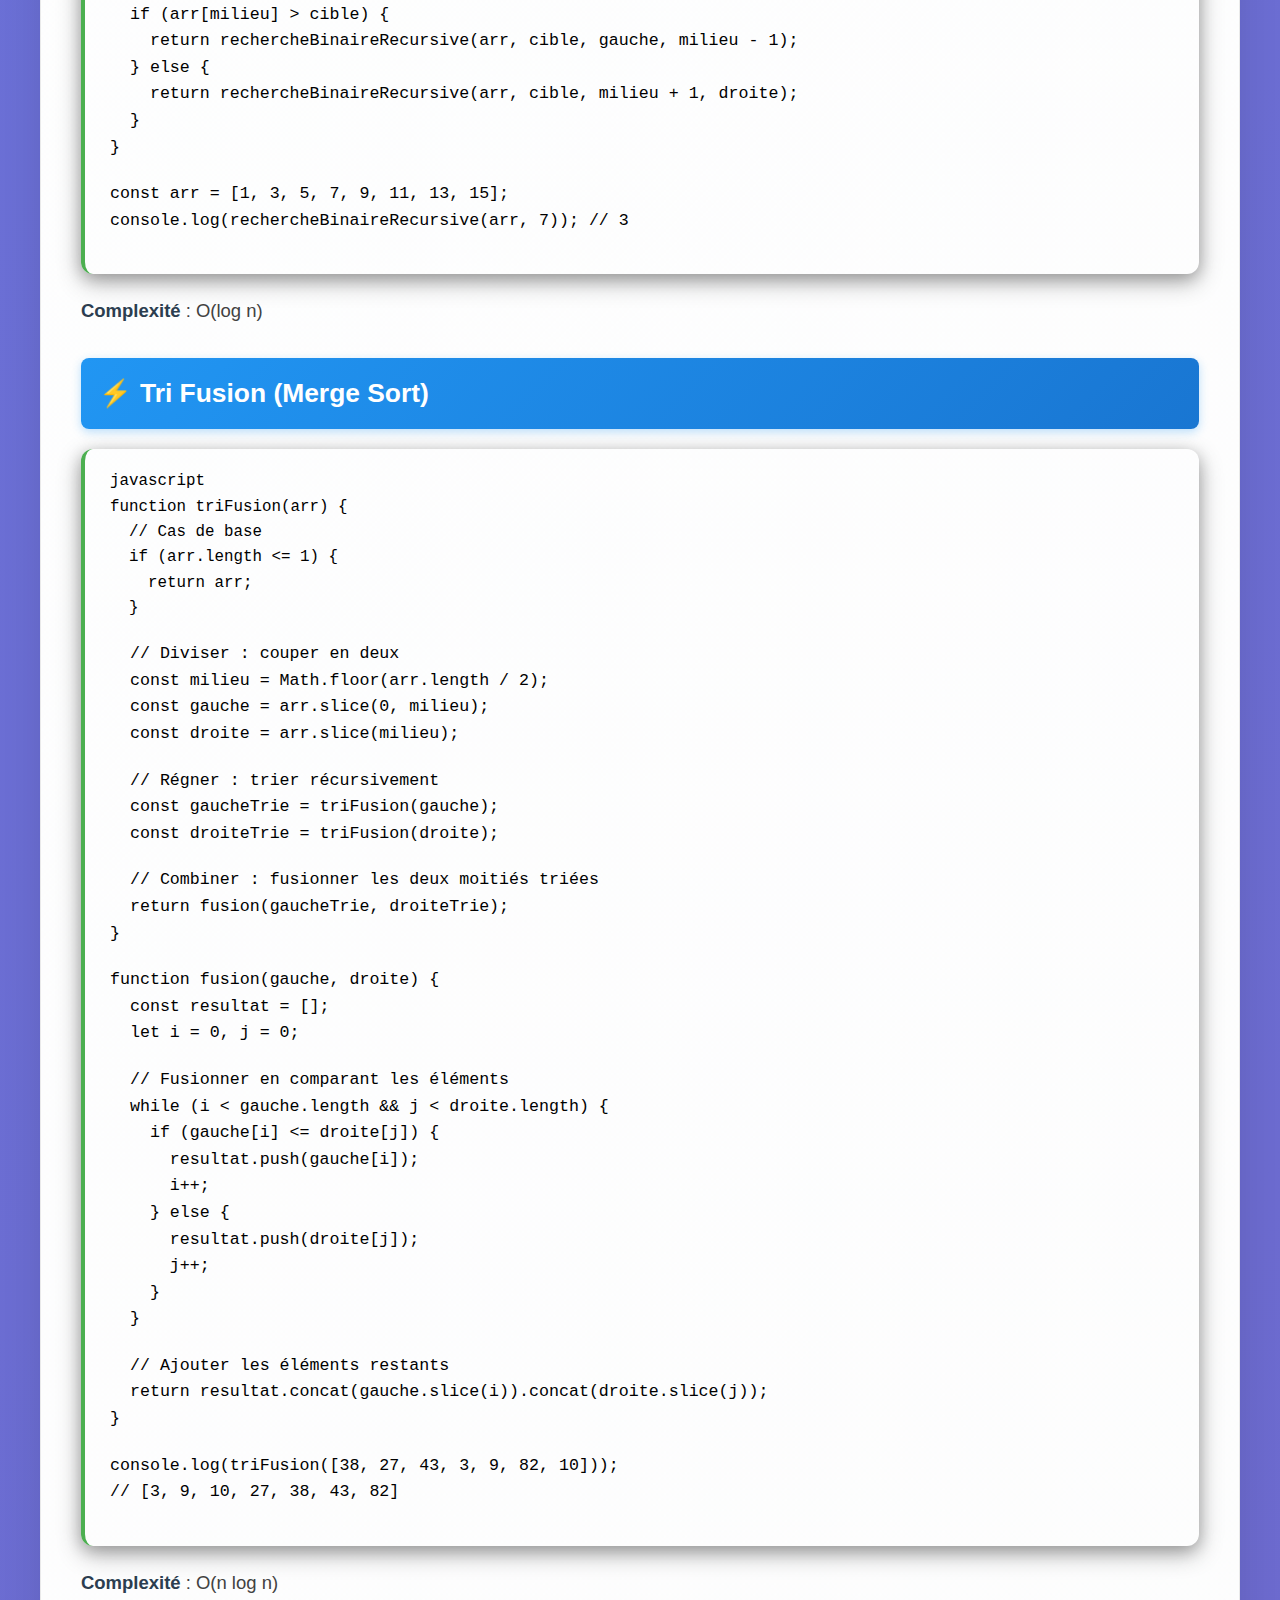
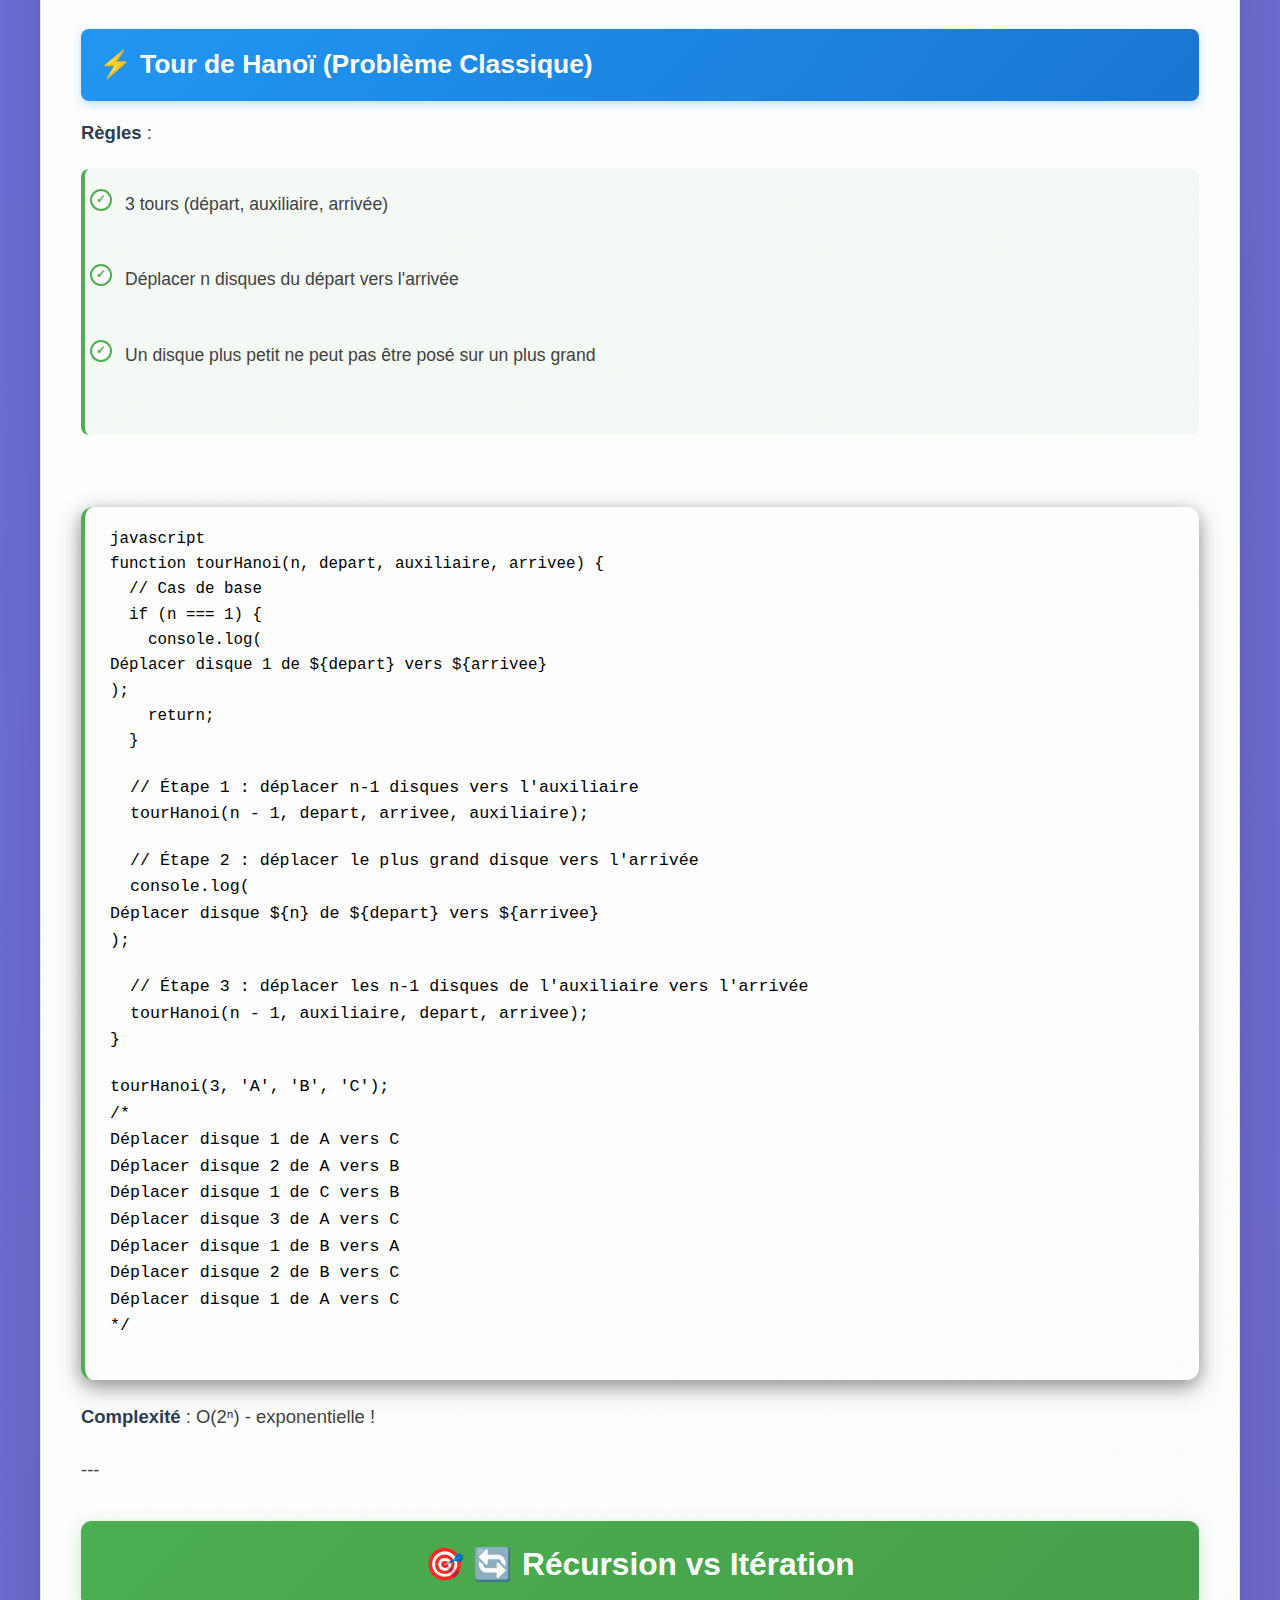
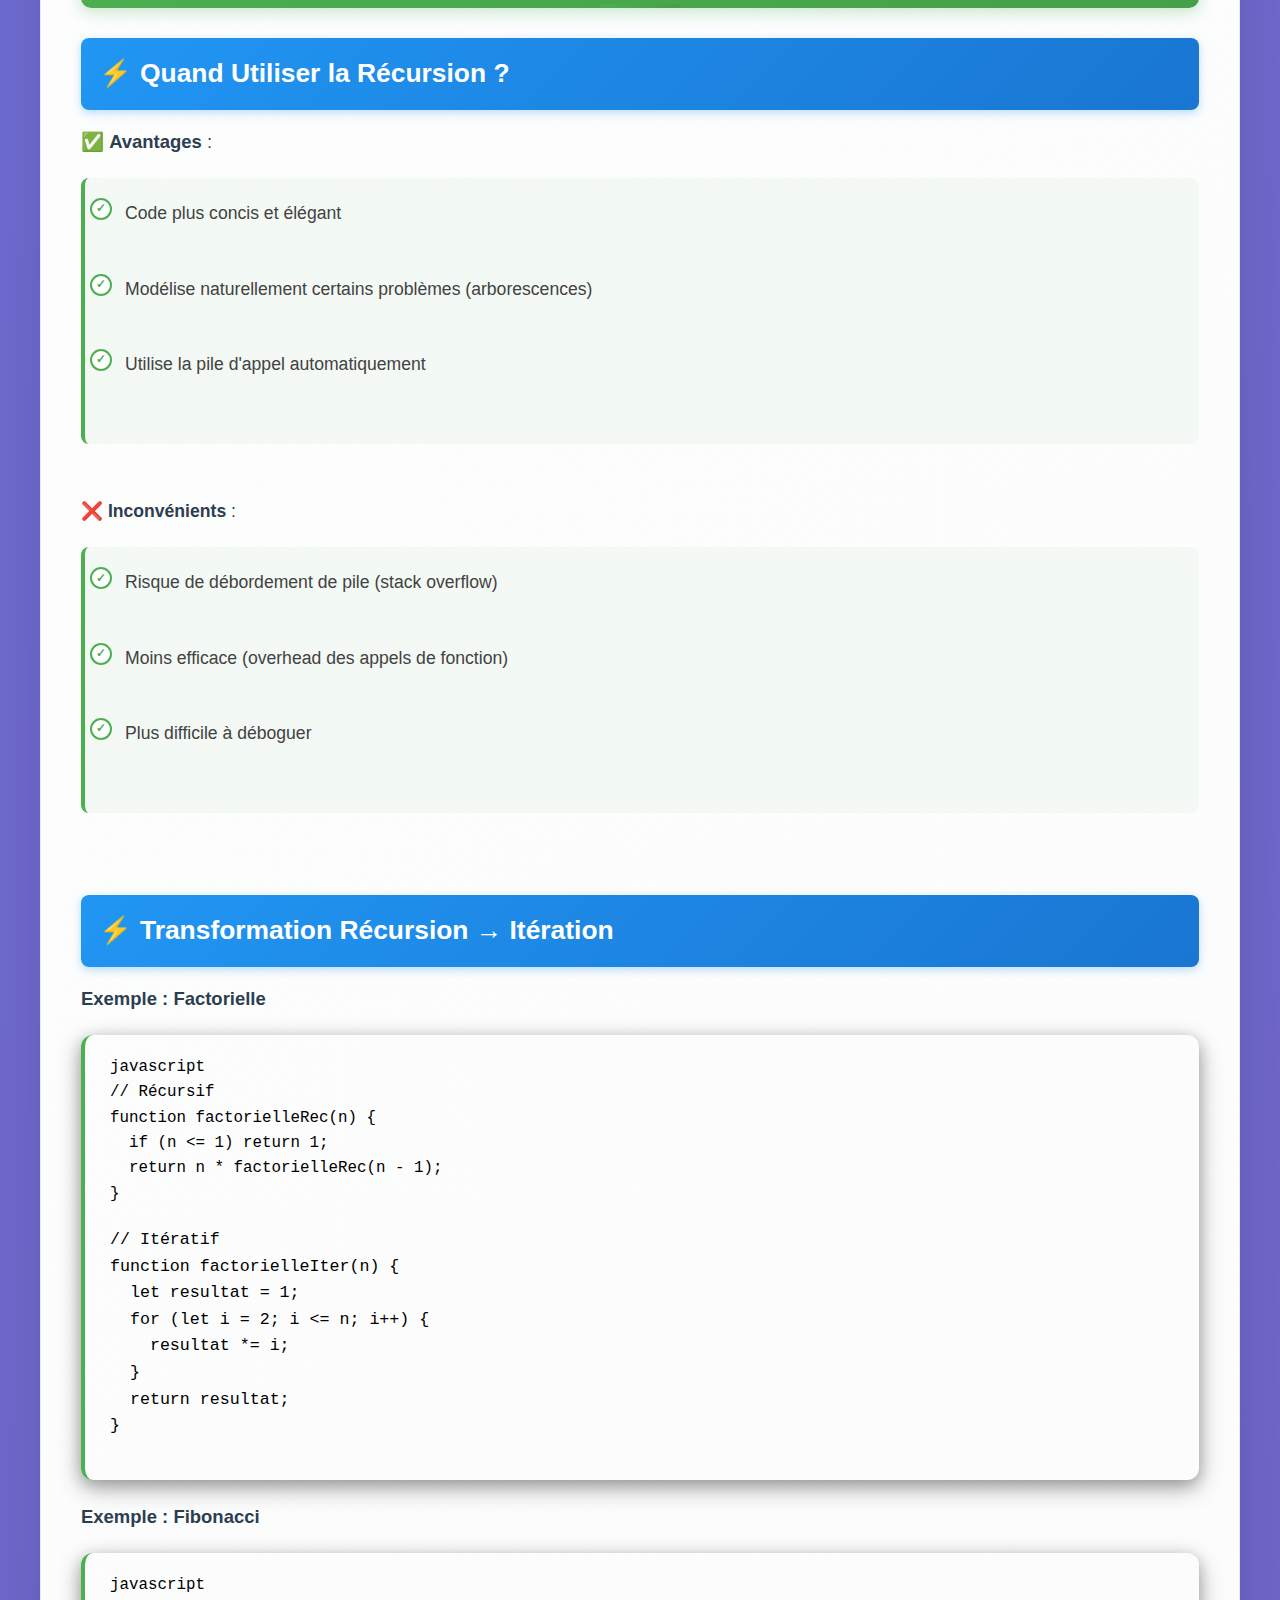
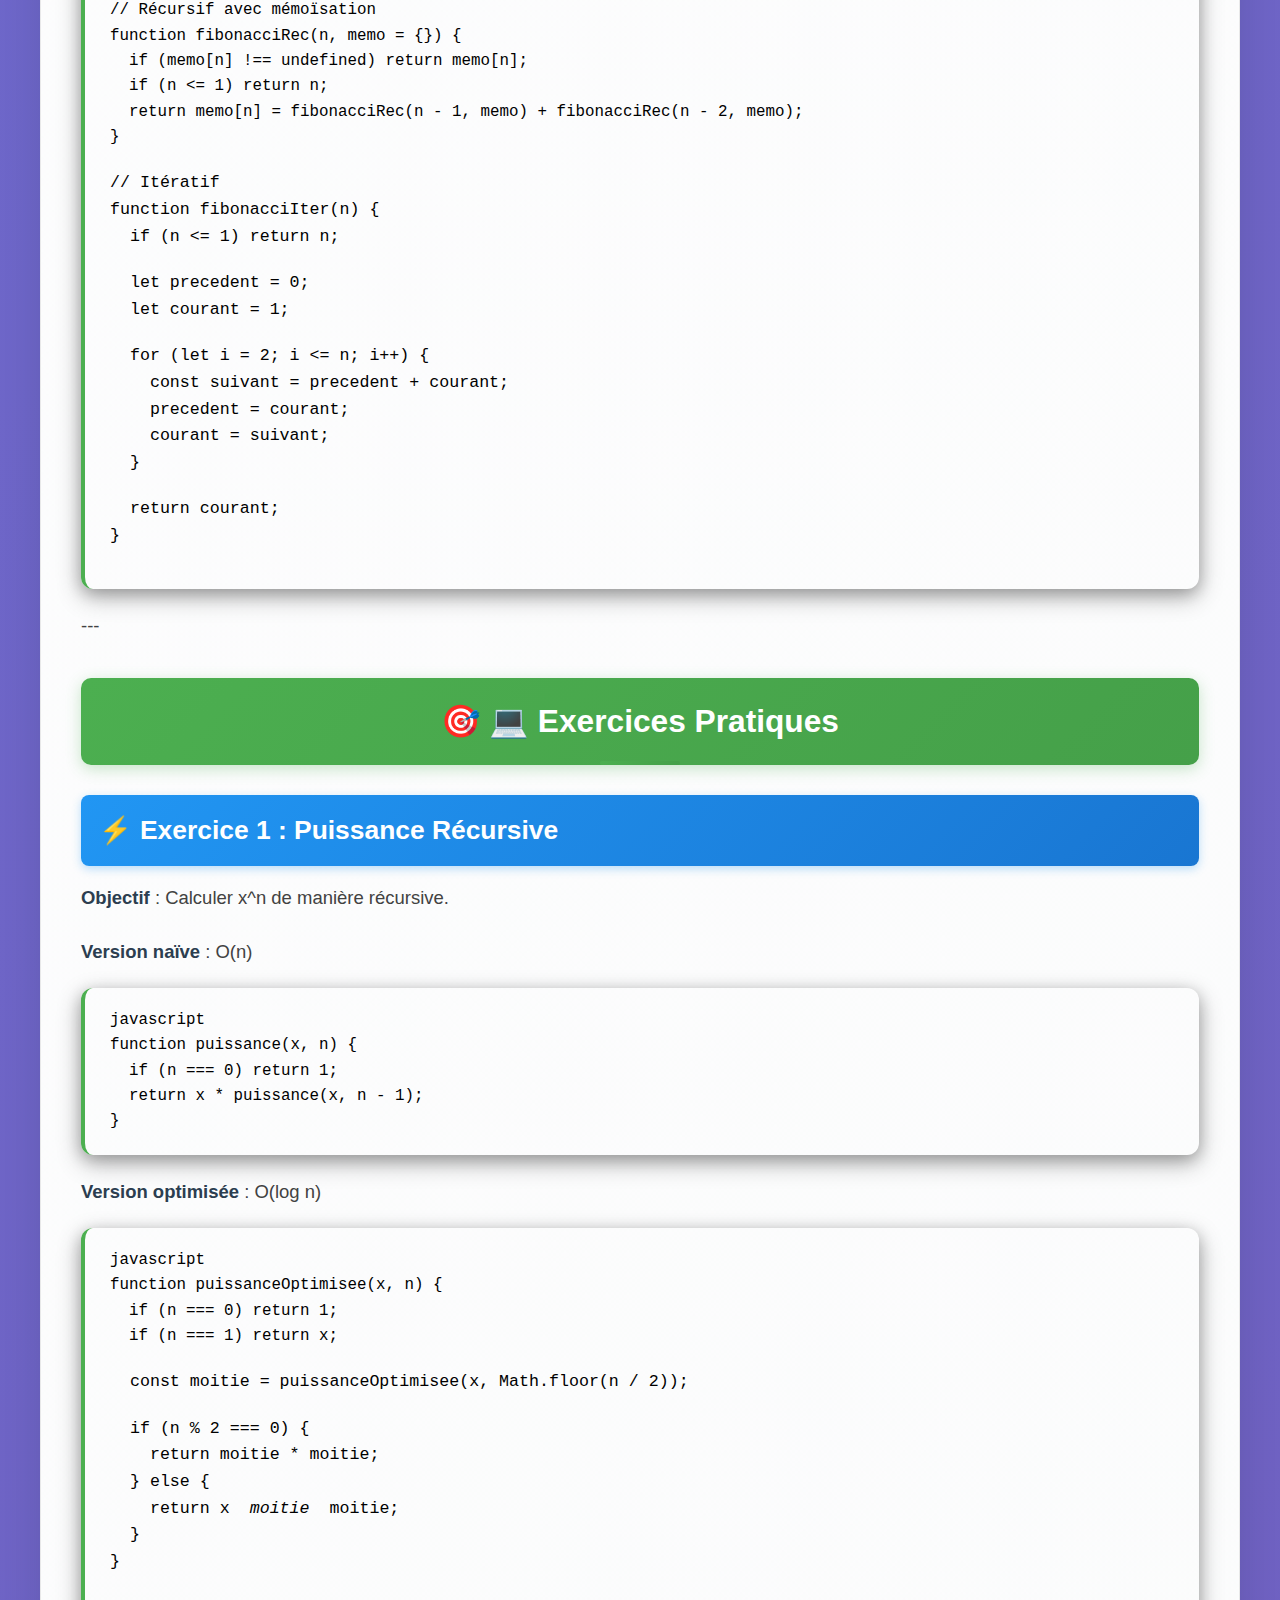
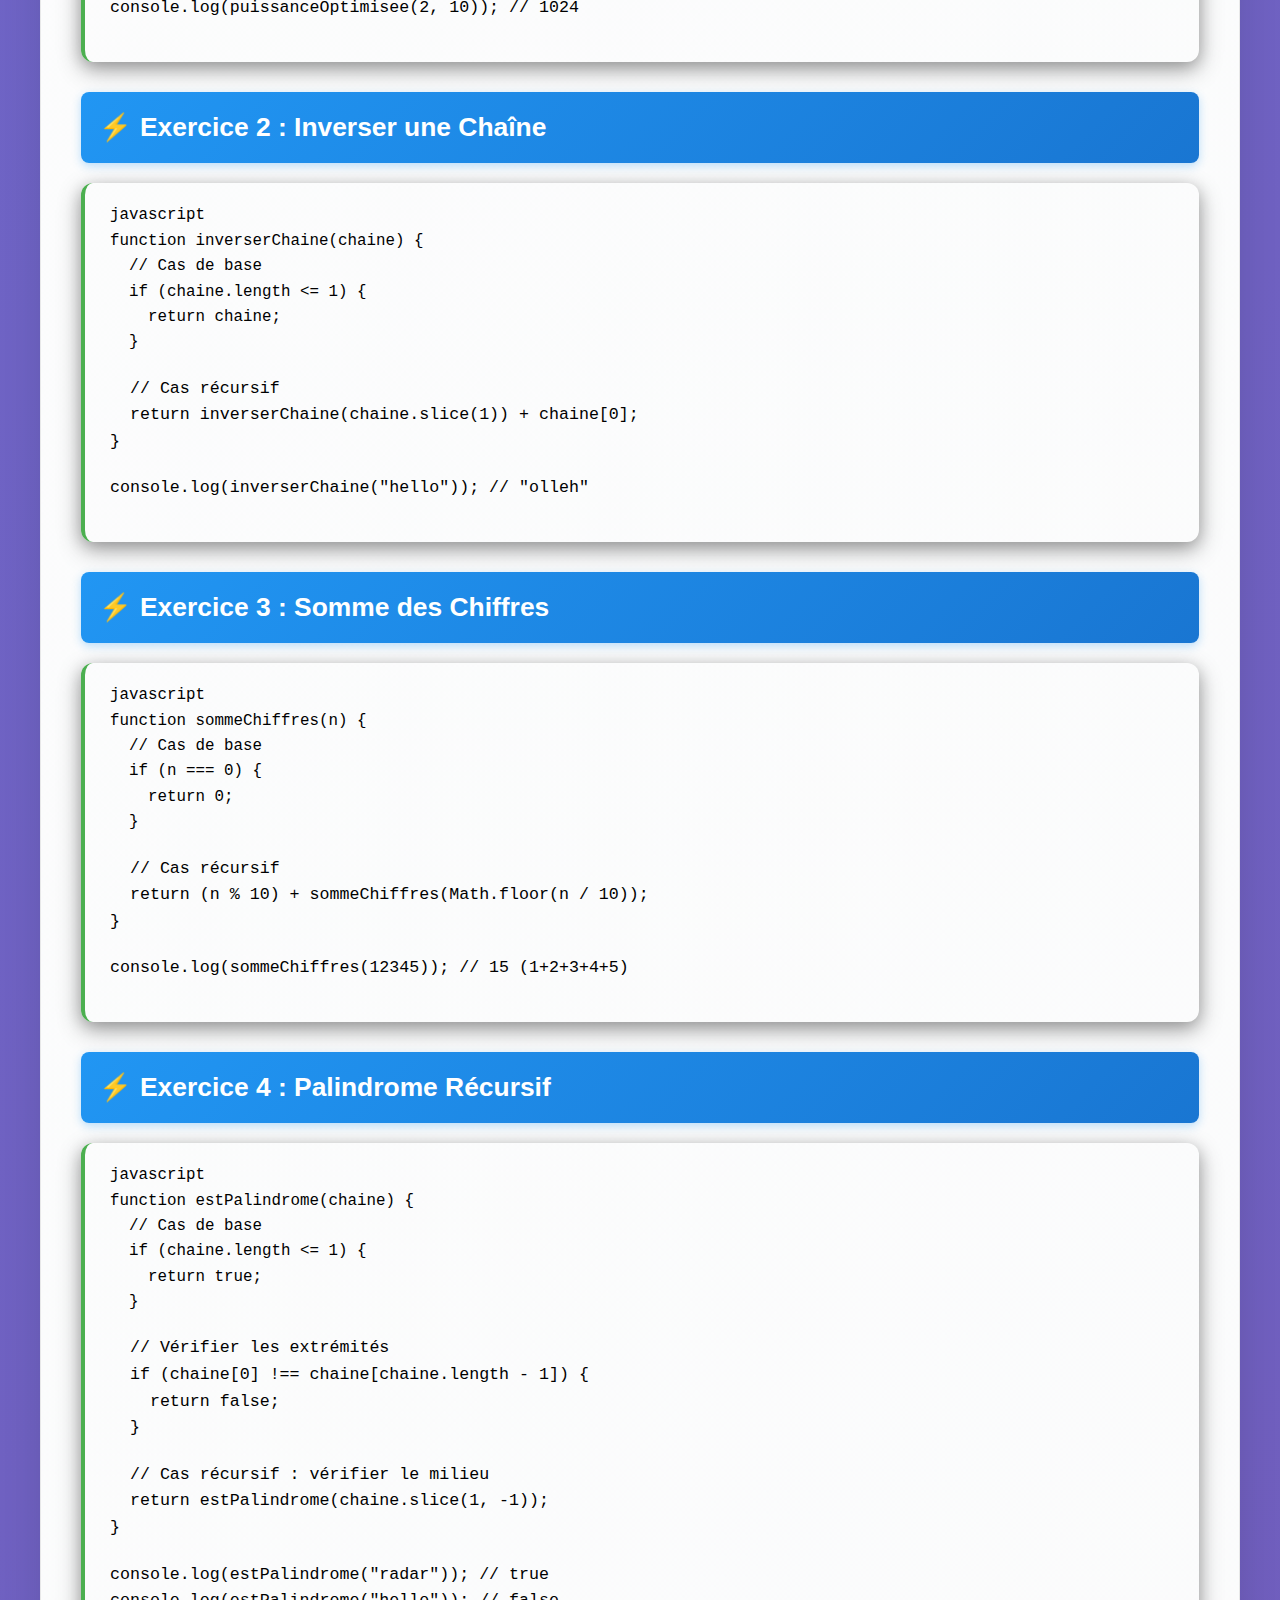
<file: interactive-exercises/recursion-visualizer/index.html>
<!DOCTYPE html>
<html lang="fr">
<head>
    <meta charset="UTF-8">
    <meta name="viewport" content="width=device-width, initial-scale=1.0">
    <title>Visualisation de la Récursion - Exercice Interactif</title>
    <link rel="stylesheet" href="styles.css">
    <link rel="stylesheet" href="../highlight-theme.css">
    <script src="../highlight.min.js"></script>
</head>
<body>
    <div class="container">
        <header>
            <h1>🔁 Visualisation de la Récursion</h1>
            <p class="description">
                Comprenez le mécanisme des appels récursifs avec la pile d'exécution et les animations pas à pas.
            </p>
        </header>

        <div class="controls">
            <div class="function-selection">
                <label>Fonction récursive :</label>
                <select id="functionSelect">
                    <option value="factorial">Factorielle</option>
                    <option value="fibonacci">Fibonacci</option>
                    <option value="binarySearch">Recherche Binaire</option>
                    <option value="towerOfHanoi">Tour de Hanoï</option>
                    <option value="mergeSort">Tri Fusion</option>
                    <option value="quickSort">Tri Rapide</option>
                </select>
                <button id="loadFunctionBtn" class="btn btn-primary">Charger</button>
            </div>

            <div class="input-controls">
                <div class="input-group">
                    <label for="inputValue">Paramètre :</label>
                    <input type="number" id="inputValue" placeholder="Ex: 5" min="0" max="20">
                </div>
                <div class="control-buttons">
                    <button id="stepBtn" class="btn btn-success">⏯️ Pas à pas</button>
                    <button id="playBtn" class="btn btn-success">▶️ Exécuter</button>
                    <button id="pauseBtn" class="btn btn-warning" disabled>⏸️ Pause</button>
                    <button id="resetBtn" class="btn btn-danger">🔄 Réinitialiser</button>
                </div>
            </div>
        </div>

        <div class="stats">
            <div class="stat">
                <span class="stat-label">Appels récursifs :</span>
                <span id="recursionDepth" class="stat-value">0</span>
            </div>
            <div class="stat">
                <span class="stat-label">Profondeur max :</span>
                <span id="maxDepth" class="stat-value">0</span>
            </div>
            <div class="stat">
                <span class="stat-label">État :</span>
                <span id="executionState" class="stat-value">Prêt</span>
            </div>
            <div class="stat">
                <span class="stat-label">Résultat :</span>
                <span id="result" class="stat-value">-</span>
            </div>
        </div>

        <div class="visualization">
            <div class="recursion-stack">
                <h3>📚 Pile d'Exécution</h3>
                <div id="callStack" class="call-stack">
                    <div class="empty-stack">Pile vide - Aucun appel en cours</div>
                </div>
            </div>

            <div class="code-execution">
                <h3>💻 Code en Exécution</h3>
                <div id="codeDisplay" class="code-display">
                    <pre><code>Sélectionnez une fonction pour voir son code...</code></pre>
                </div>
                <div id="currentLine" class="current-line-indicator">
                    Ligne actuelle: <span id="lineNumber">-</span>
                </div>
            </div>

            <div class="recursion-tree">
                <h3>🌳 Arbre des Appels Récursifs</h3>
                <div id="recursionTree" class="recursion-tree-container">
                    <div class="empty-tree">Arbre vide - Lancez une exécution</div>
                </div>
            </div>
        </div>

        <div class="operations-log">
            <h3>📋 Journal d'Exécution</h3>
            <div id="operationsLog" class="operations-log-content">
                <p class="log-entry initial">Prêt pour l'exécution...</p>
            </div>
        </div>

        <div class="theory-section">
            <h2>📖 Théorie de la Récursion</h2>

            <div class="theory-grid">
                <div class="theory-card">
                    <h3>🔄 Principe Fondamental</h3>
                    <ul>
                        <li><strong>Cas de base</strong> : Condition d'arrêt</li>
                        <li><strong>Cas récursif</strong> : Appel à soi-même</li>
                        <li><strong>Pile d'exécution</strong> : Gestion des appels</li>
                        <li><strong>Retour en cascade</strong> : Dépilement des résultats</li>
                    </ul>
                </div>

                <div class="theory-card">
                    <h3>⚠️ Risques et Limites</h3>
                    <ul>
                        <li><strong>Débordement de pile</strong> : Stack Overflow</li>
                        <li><strong>Récursion infinie</strong> : Pas de cas de base</li>
                        <li><strong>Performance</strong> : Overhead des appels</li>
                        <li><strong>Limite de profondeur</strong> : Variable selon le langage</li>
                    </ul>
                </div>

                <div class="theory-card">
                    <h3>🎯 Avantages</h3>
                    <ul>
                        <li><strong>Code élégant</strong> : Solutions naturelles</li>
                        <li><strong>Diviser pour régner</strong> : Problèmes complexes</li>
                        <li><strong>Arbres et graphes</strong> : Structures récursives</li>
                        <li><strong>Preuve par récurrence</strong> : Raisonnement mathématique</li>
                    </ul>
                </div>
            </div>
        </div>

        <div class="exercises-section">
            <h2>🎯 Exercices Interactifs</h2>

            <div class="exercise">
                <h3>Exercice 1 : Factorielle et Pile d'Exécution</h3>
                <p>Calculez factorielle(5) et observez :</p>
                <ul>
                    <li>Comment la pile se remplit et se vide</li>
                    <li>L'ordre des appels et retours</li>
                    <li>Le calcul en cascade des retours</li>
                </ul>
                <button onclick="loadFactorialExercise()" class="btn btn-primary">Charger Exercice 1</button>
                <div id="factorialResult"></div>
            </div>

            <div class="exercise">
                <h3>Exercice 2 : Fibonacci et Explosion Combinatoire</h3>
                <p>Comparez fibonacci(6) récursif vs itératif :</p>
                <ul>
                    <li>Nombre d'appels récursifs explosif</li>
                    <li>Calculs redondants identiques</li>
                    <li>Optimisation par mémoïsation</li>
                </ul>
                <button onclick="loadFibonacciExercise()" class="btn btn-primary">Charger Exercice 2</button>
                <div id="fibonacciResult"></div>
            </div>

            <div class="exercise">
                <h3>Exercice 3 : Recherche Binaire Récursive</h3>
                <p>Recherchez un élément dans [1,3,5,7,9,11,13,15] :</p>
                <ul>
                    <li>Diviser pour régner à chaque étape</li>
                    <li>Réduction de l'espace de recherche</li>
                    <li>Complexité logarithmique</li>
                </ul>
                <button onclick="loadBinarySearchExercise()" class="btn btn-primary">Charger Exercice 3</button>
                <div id="binarySearchResult"></div>
            </div>

            <div class="exercise">
                <h3>Exercice 4 : Tour de Hanoï - Complexité</h3>
                <p>Résolvez la Tour de Hanoï avec 4 disques :</p>
                <ul>
                    <li>Stratégie récursive élégante</li>
                    <li>Nombre de mouvements = 2^n - 1</li>
                    <li>Visualisation des déplacements</li>
                </ul>
                <button onclick="loadHanoiExercise()" class="btn btn-primary">Charger Exercice 4</button>
                <div id="hanoiResult"></div>
            </div>
        </div>

        <!-- Section Chapitre Complet -->
        <div class="chapter-content">
            <h2>📖 Chapitre 4 - Récursion et Diviser pour Régner</h2>
            <div class="chapter-text" id="chapter-content">
                <!-- Le contenu du chapitre sera chargé ici -->
            </div>
        </div>

        <footer>
            <div class="footer-main">
                <h3>🎓 Exercices Interactifs - Algorithmes et Structures de Données</h3>
                <p><strong>Chapitre 4 - Récursion et Diviser pour Régner</strong></p>
                <p>Explorez la récursion et les algorithmes diviser pour régner</p>
            </div>

            <div class="chapter-ref">
                <p>
                    <strong>📖 Référence complète :</strong> Chapitre 4 du manuel<br>
                    <strong>🎯 Objectif :</strong> Comprendre la mécanique des appels récursifs et la pile d'exécution<br>
                    <strong>⏱️ Durée estimée :</strong> 50 minutes<br>
                    <strong>💡 Prérequis :</strong> Notions de base en programmation et fonctions
                </p>
            </div>

            <div class="footer-links">
                <a href="../index.html" class="footer-btn">🏠 Menu Principal</a>
                <a href="../README.md" class="footer-btn">📚 Documentation</a>
                <a href="../chapters/04-recursion-divide-conquer.md" class="footer-btn">📖 Chapitre Complet</a>
            </div>

            <div class="copyright">
                <p>&copy; 2025 Manuel d'Algorithmes et Structures de Données</p>
                <p>Créé avec ❤️ pour l'apprentissage de l'algorithmique</p>
            </div>
        </footer>
    </div>

    <script src="../chapters-data.js"></script>
    <script src="recursion-visualizer.js"></script>
    <script src="../chapter-loader.js"></script>
    <script>
        // Initialiser Highlight.js pour la coloration syntaxique
        document.addEventListener('DOMContentLoaded', function() {
            hljs.highlightAll();
        });

        // Initialiser le chargeur de chapitre
        initChapterLoader('04');
    </script>
</body>
</html>
</file>
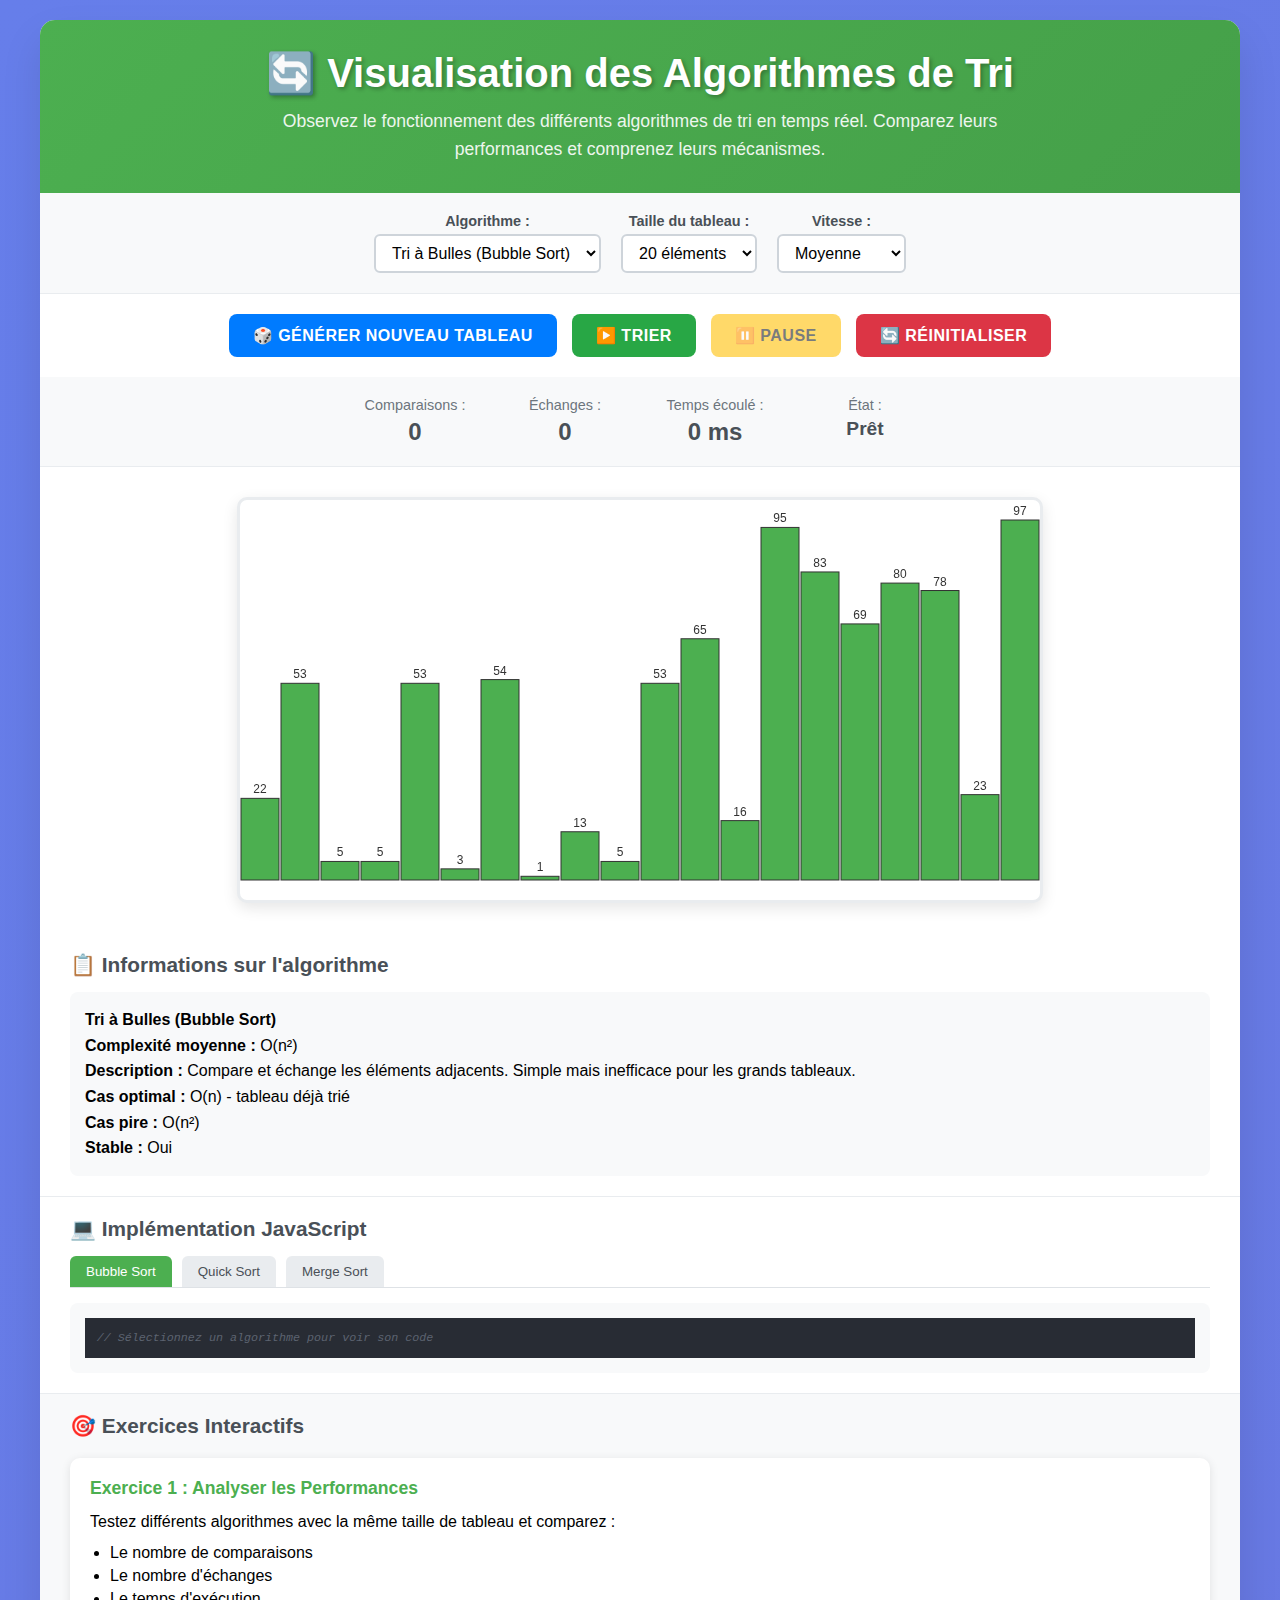
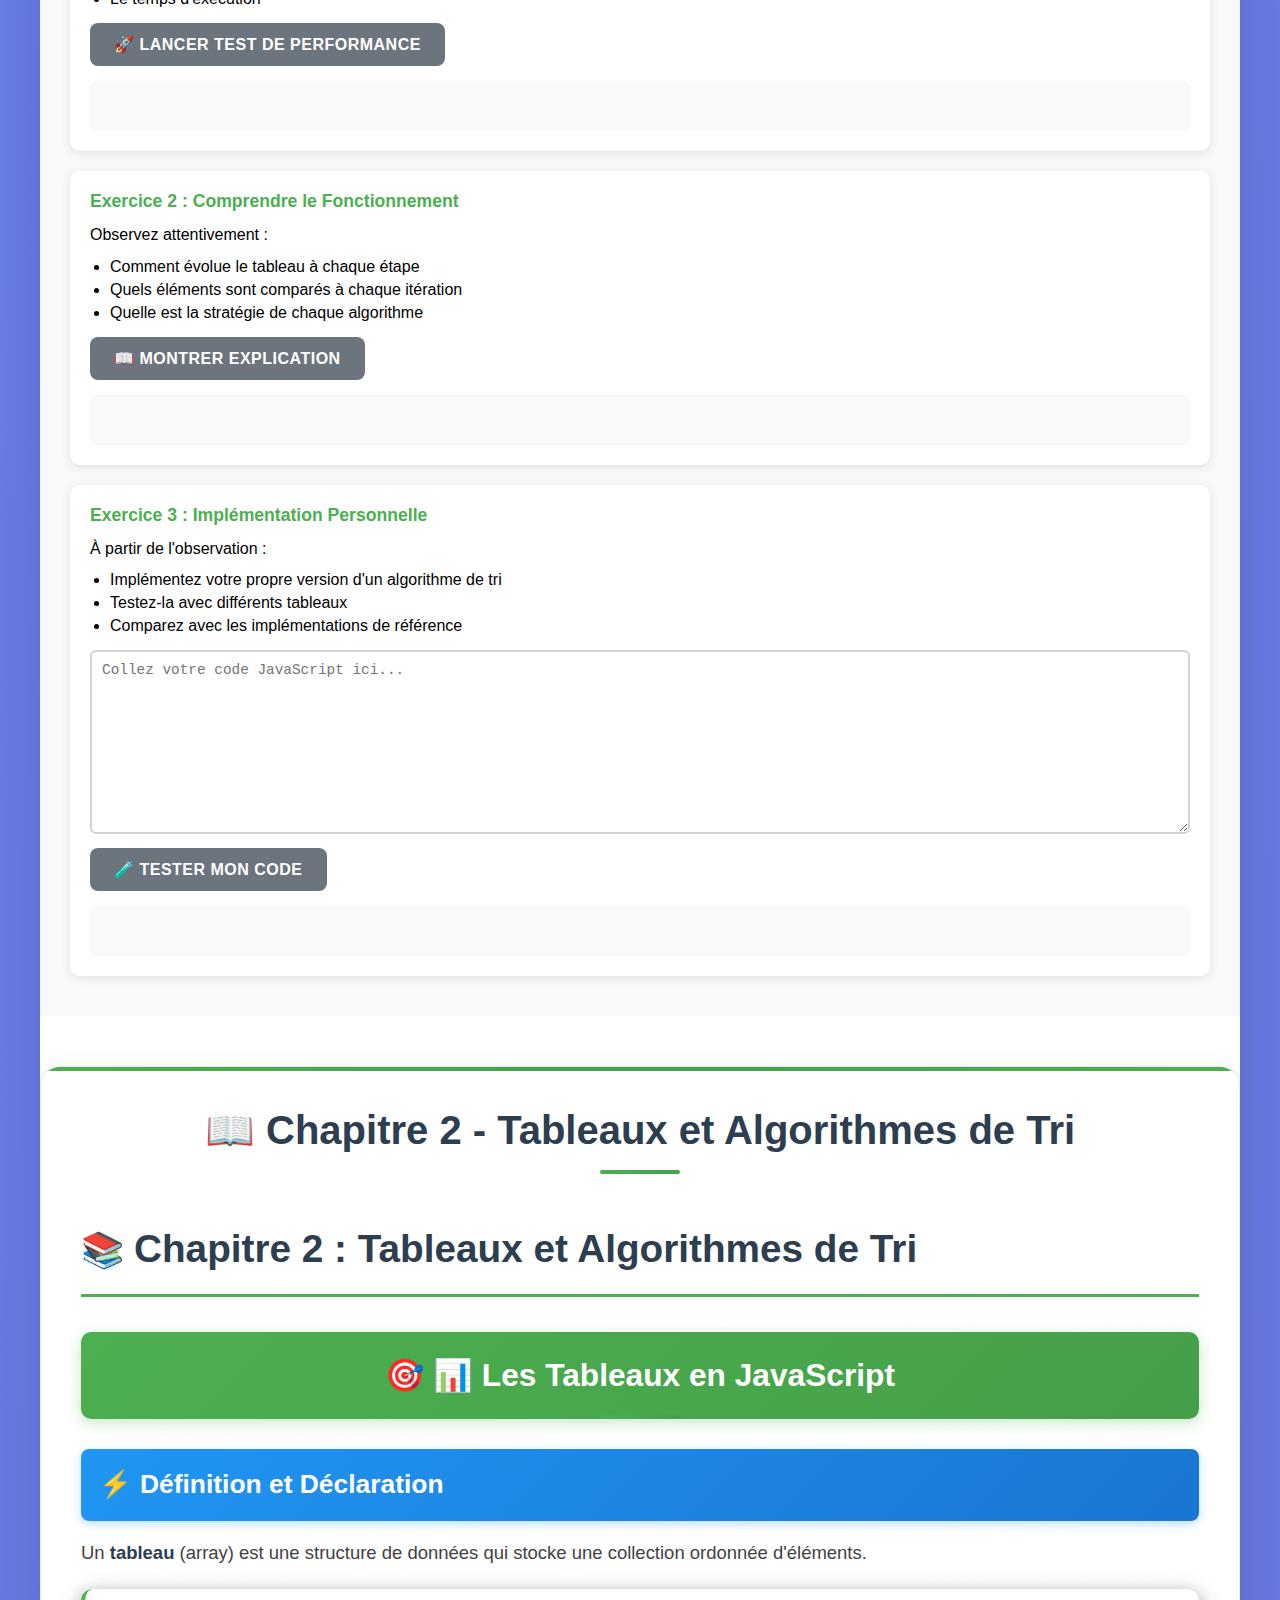
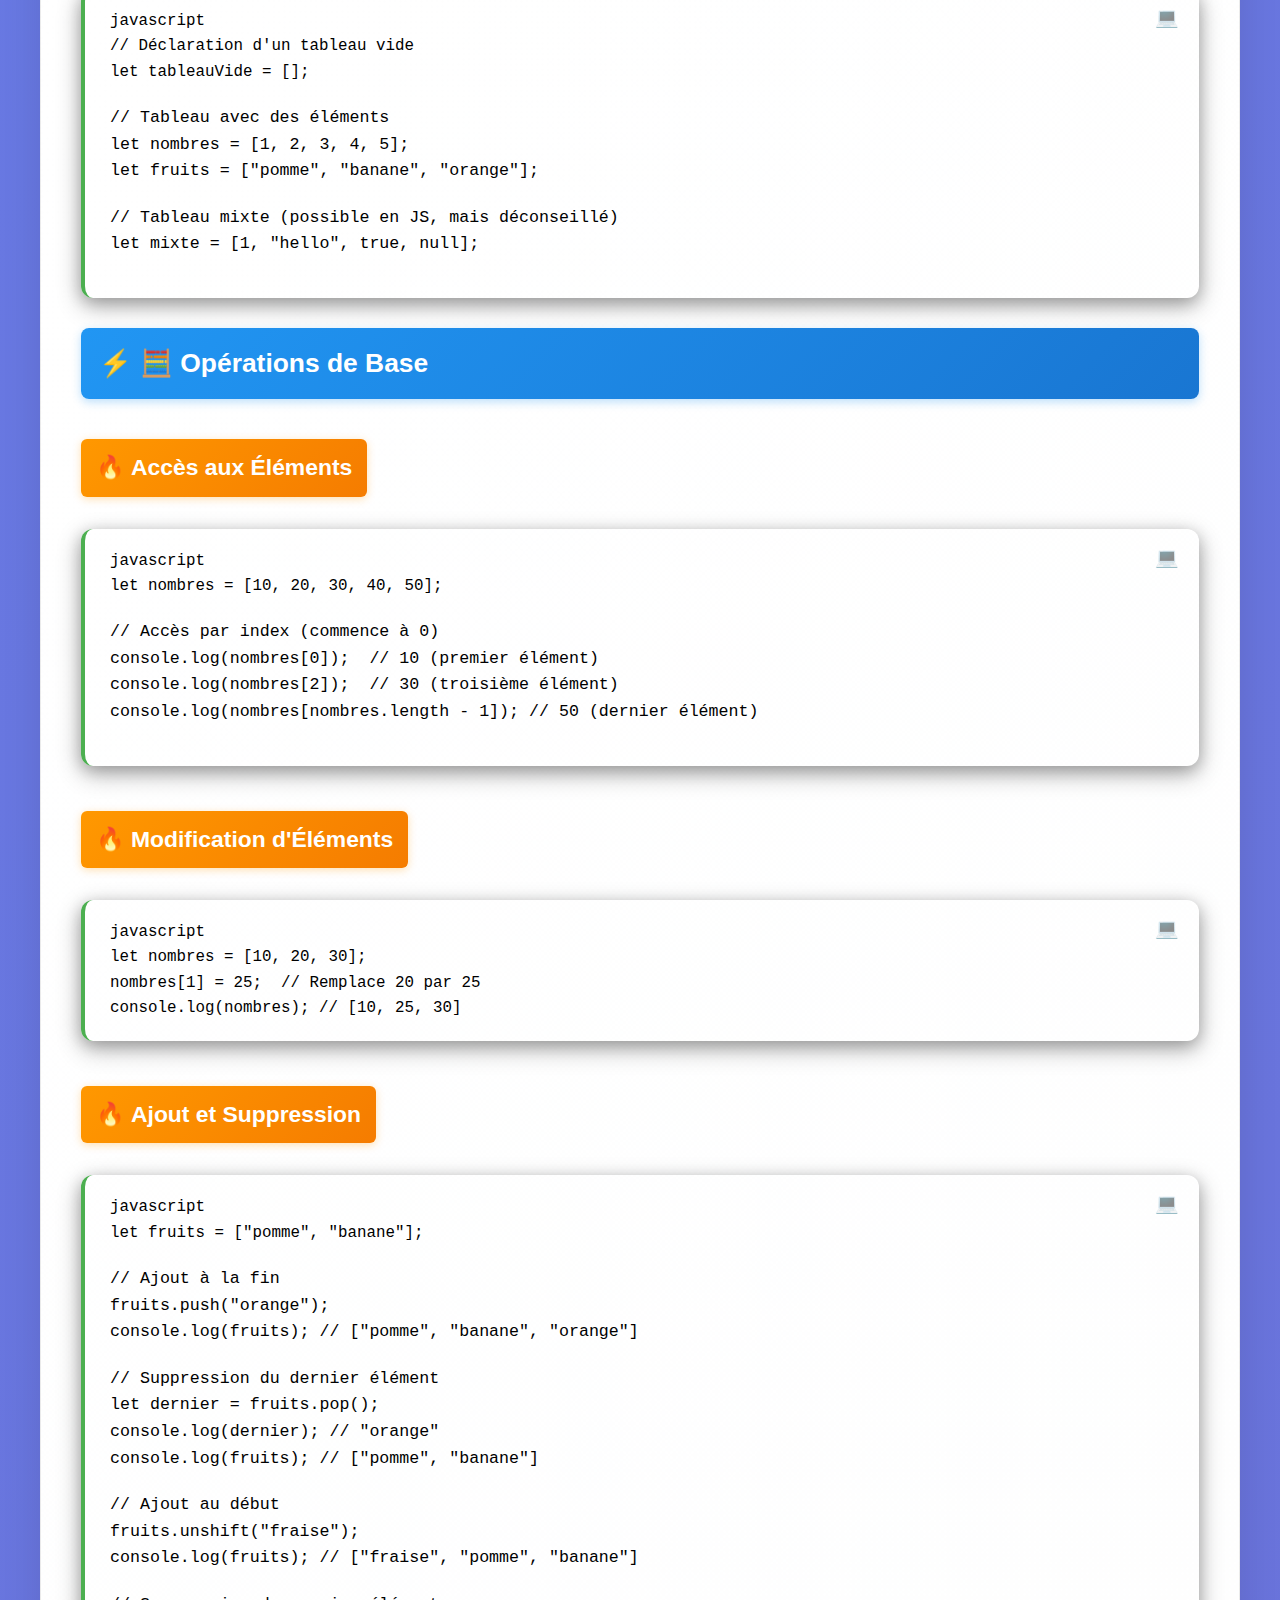
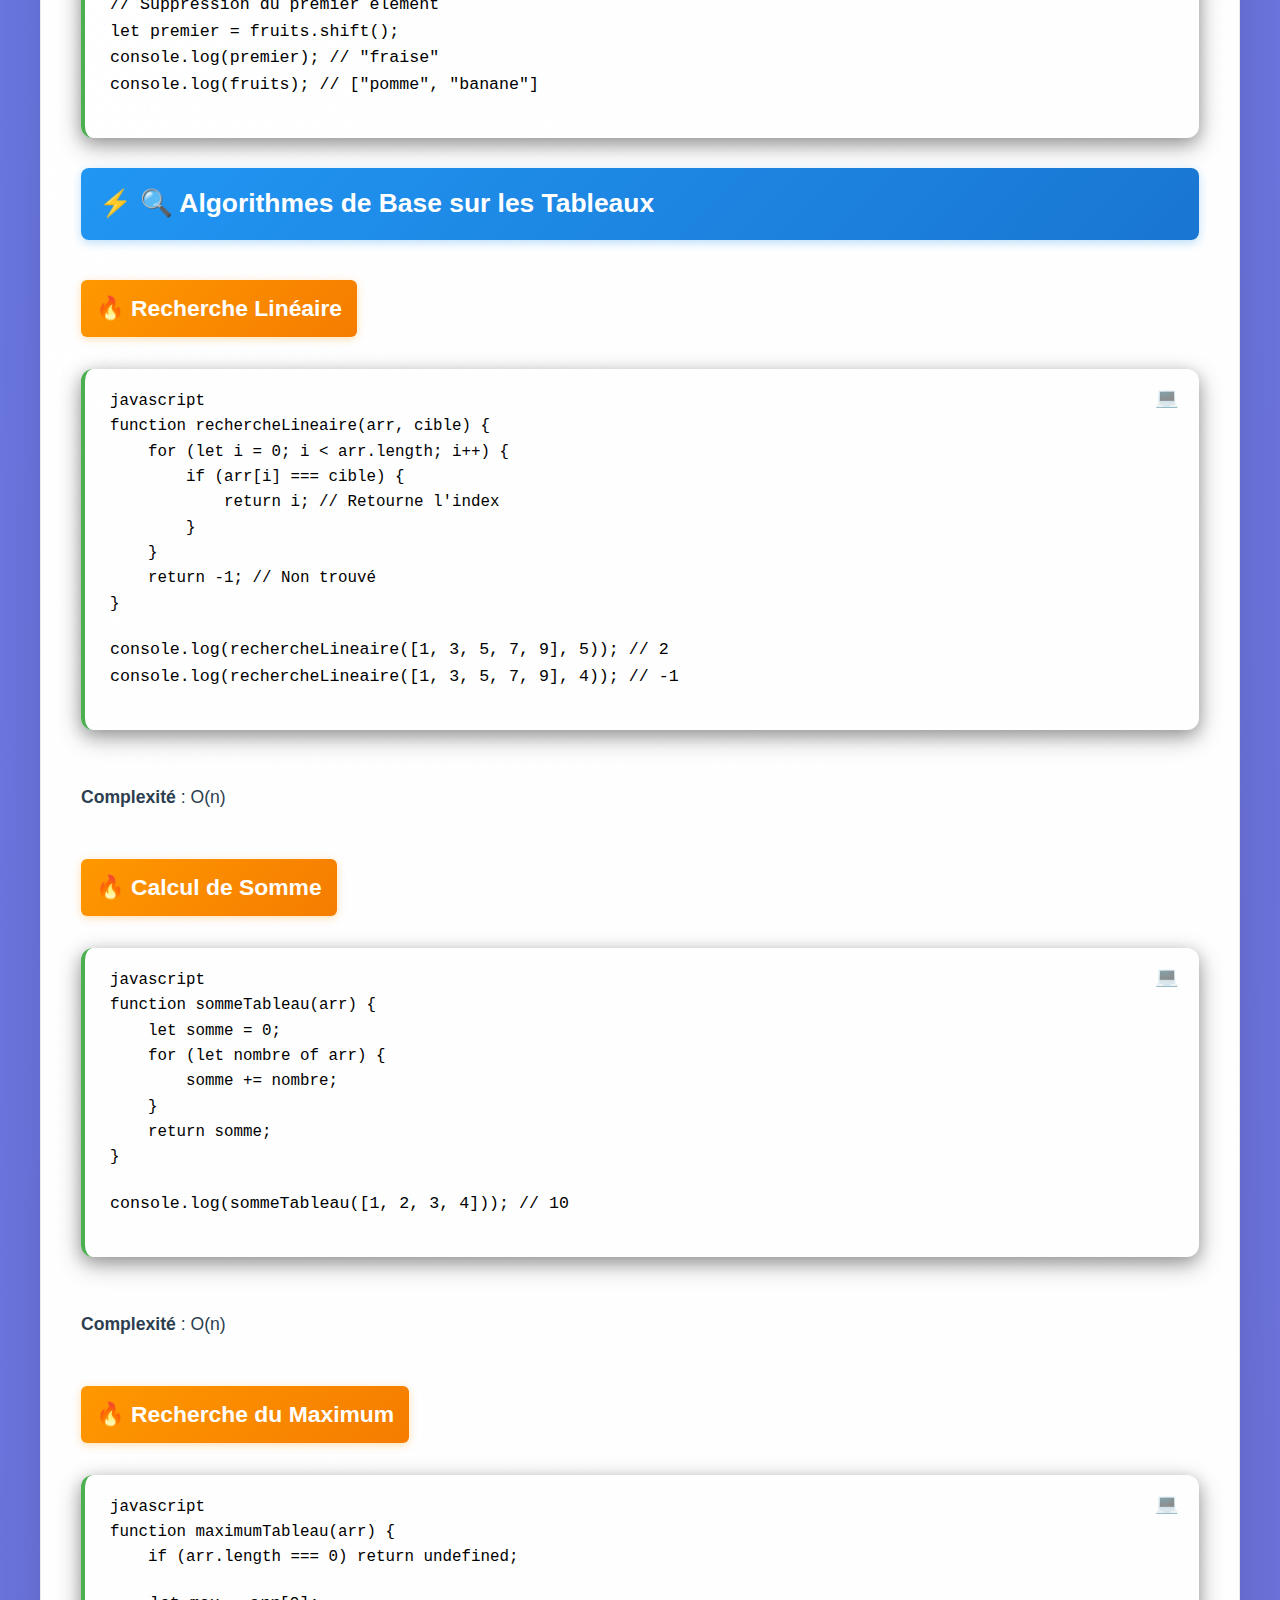
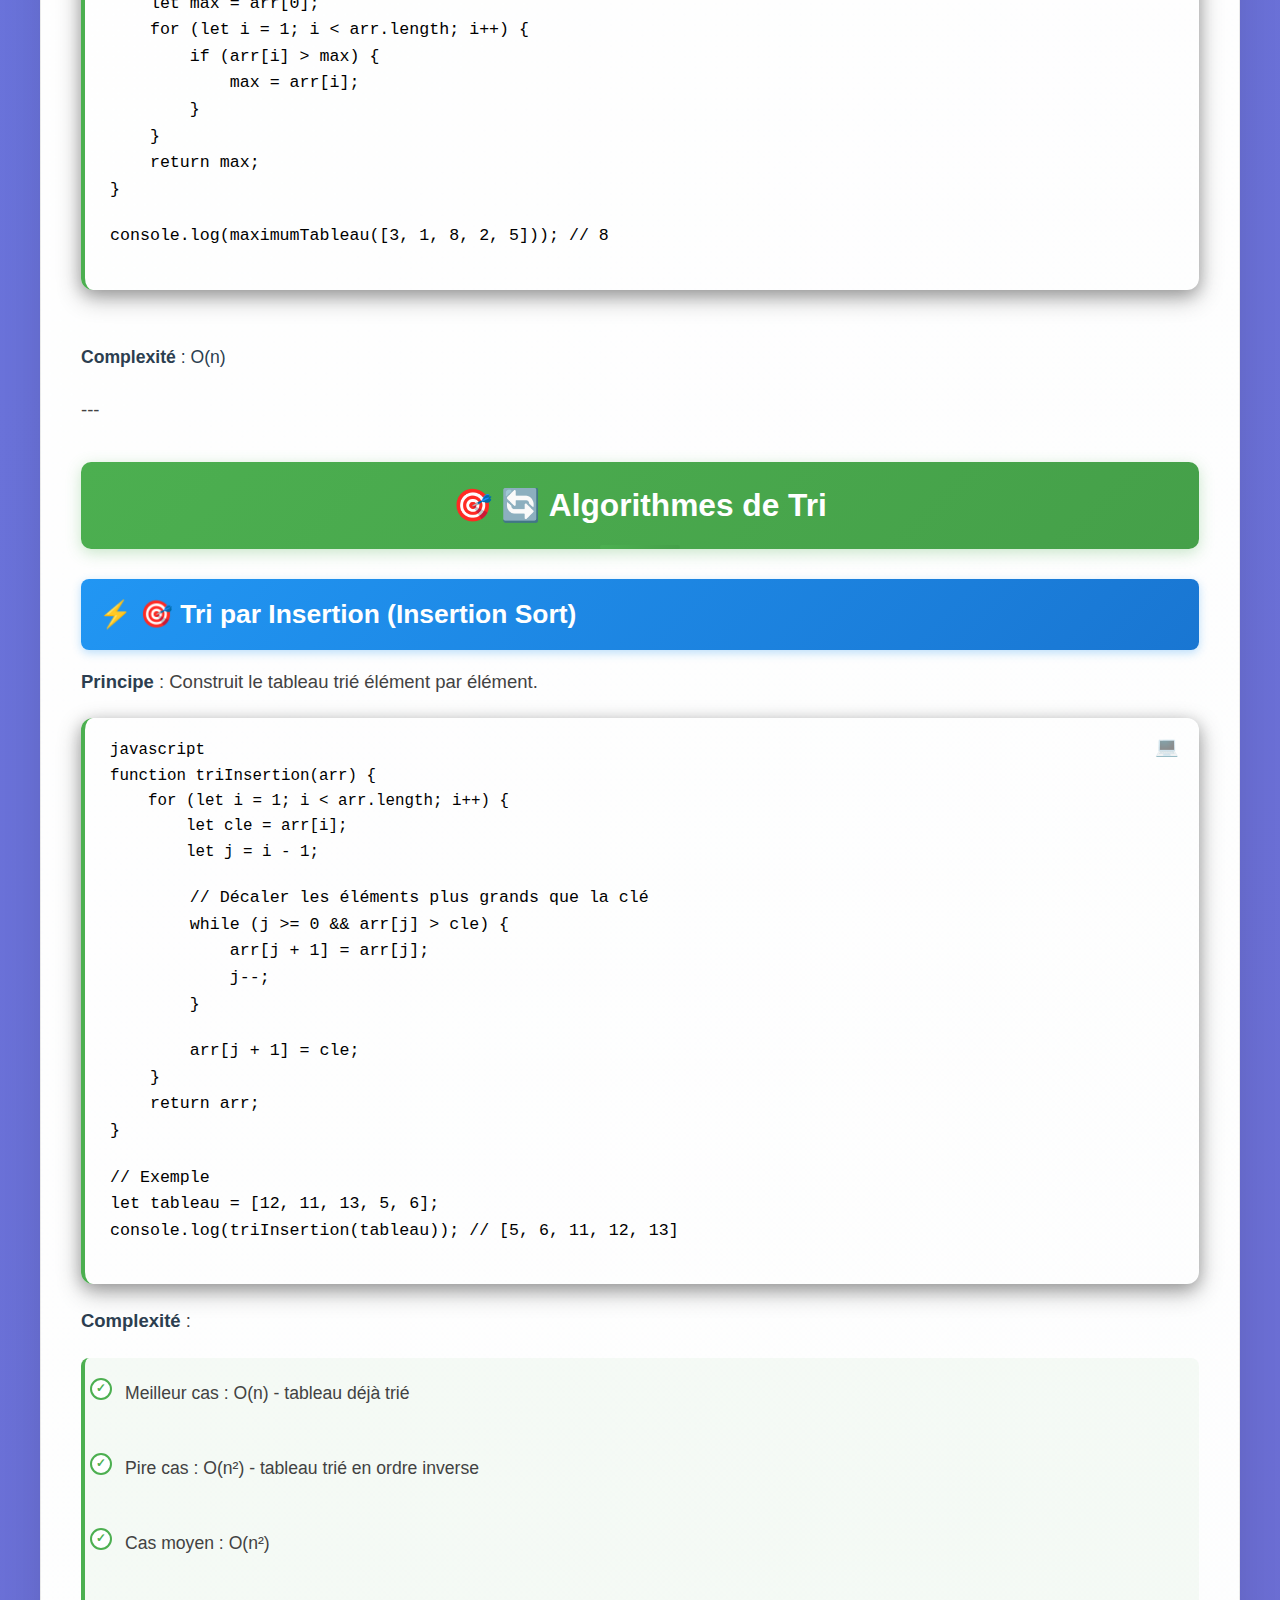
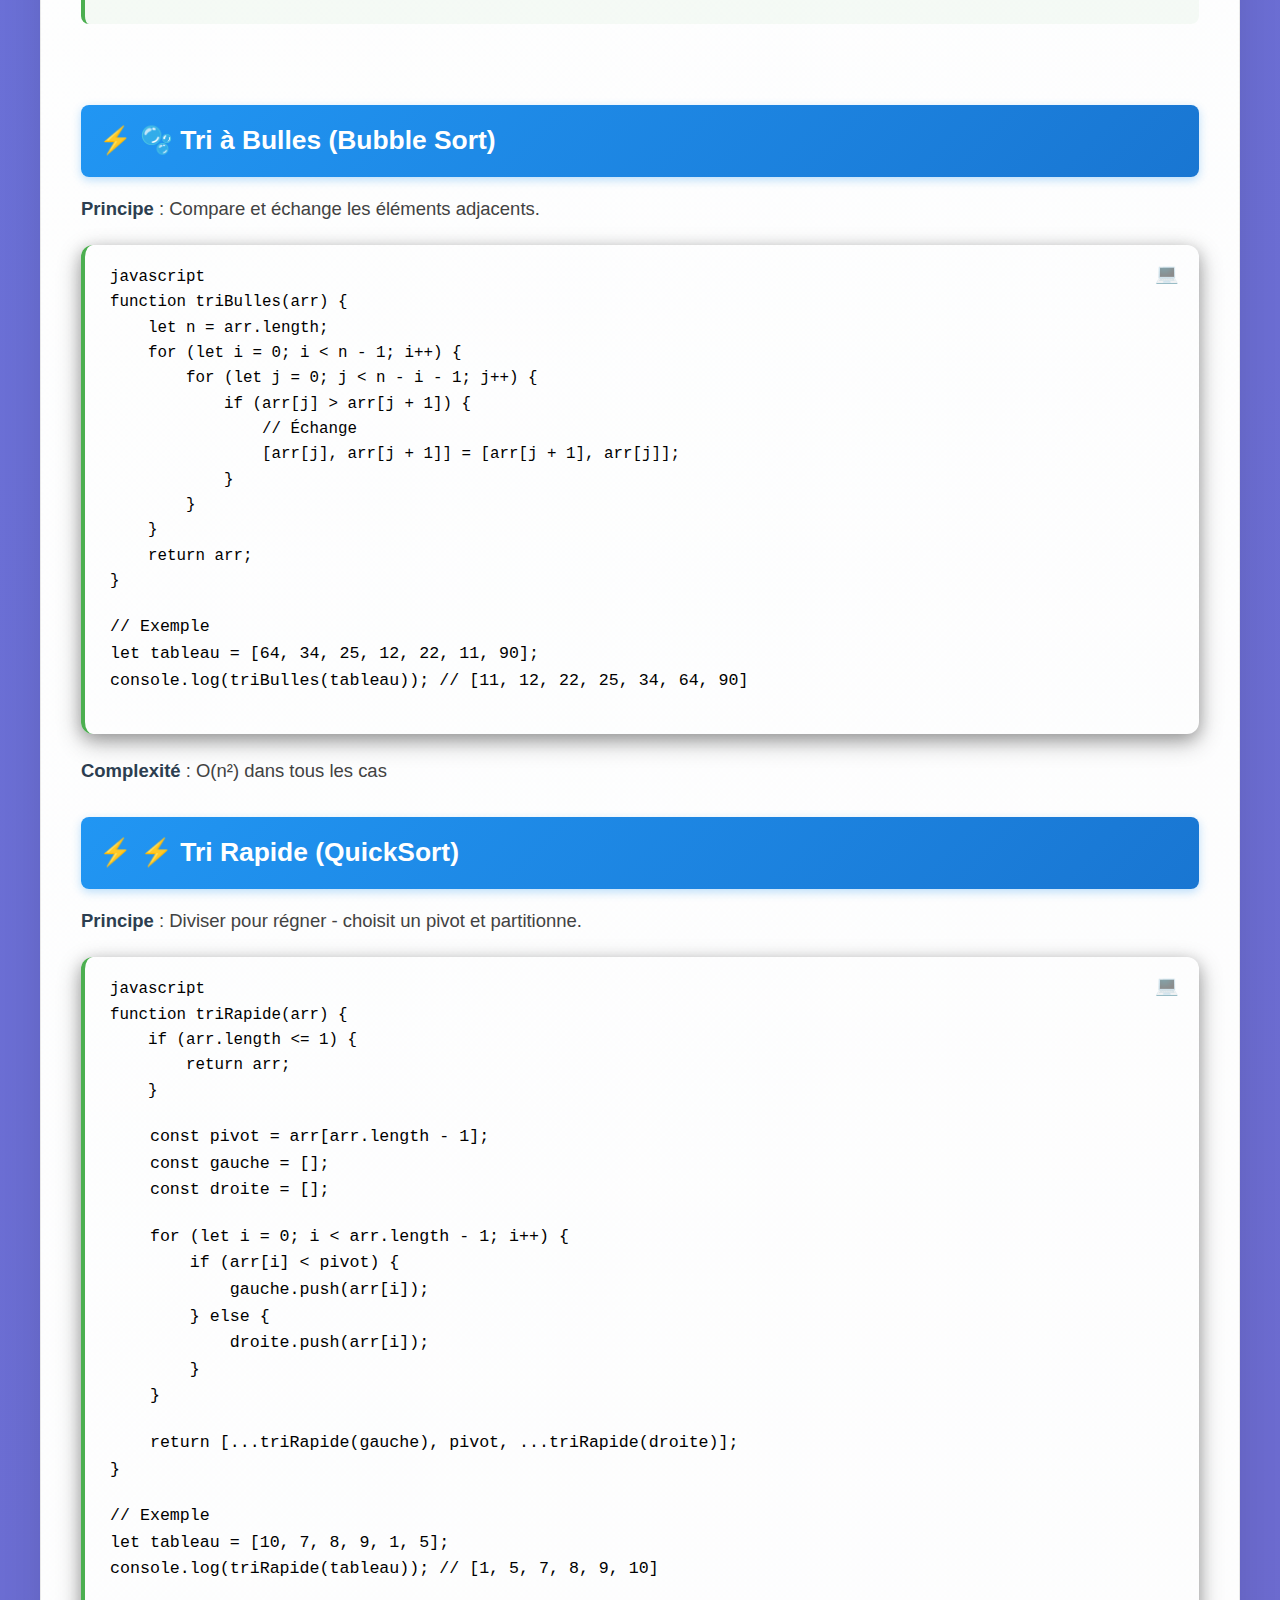
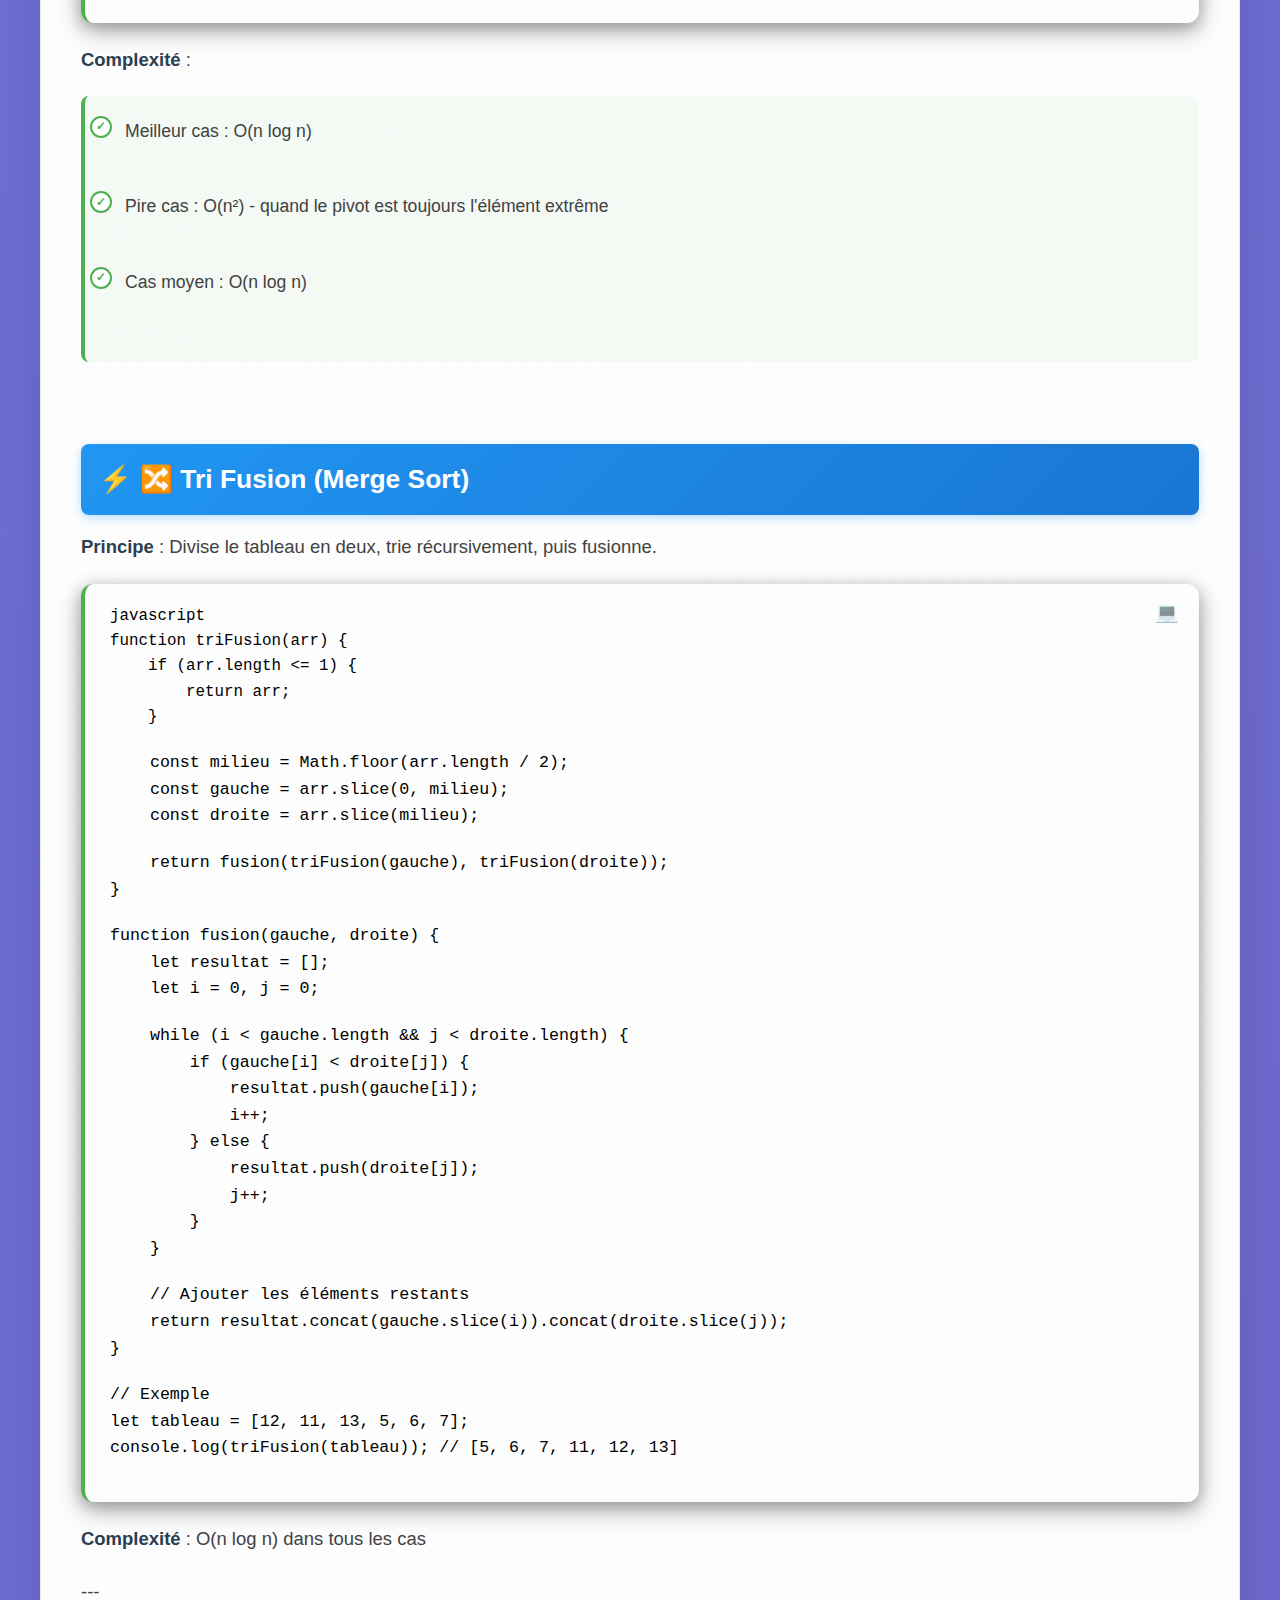
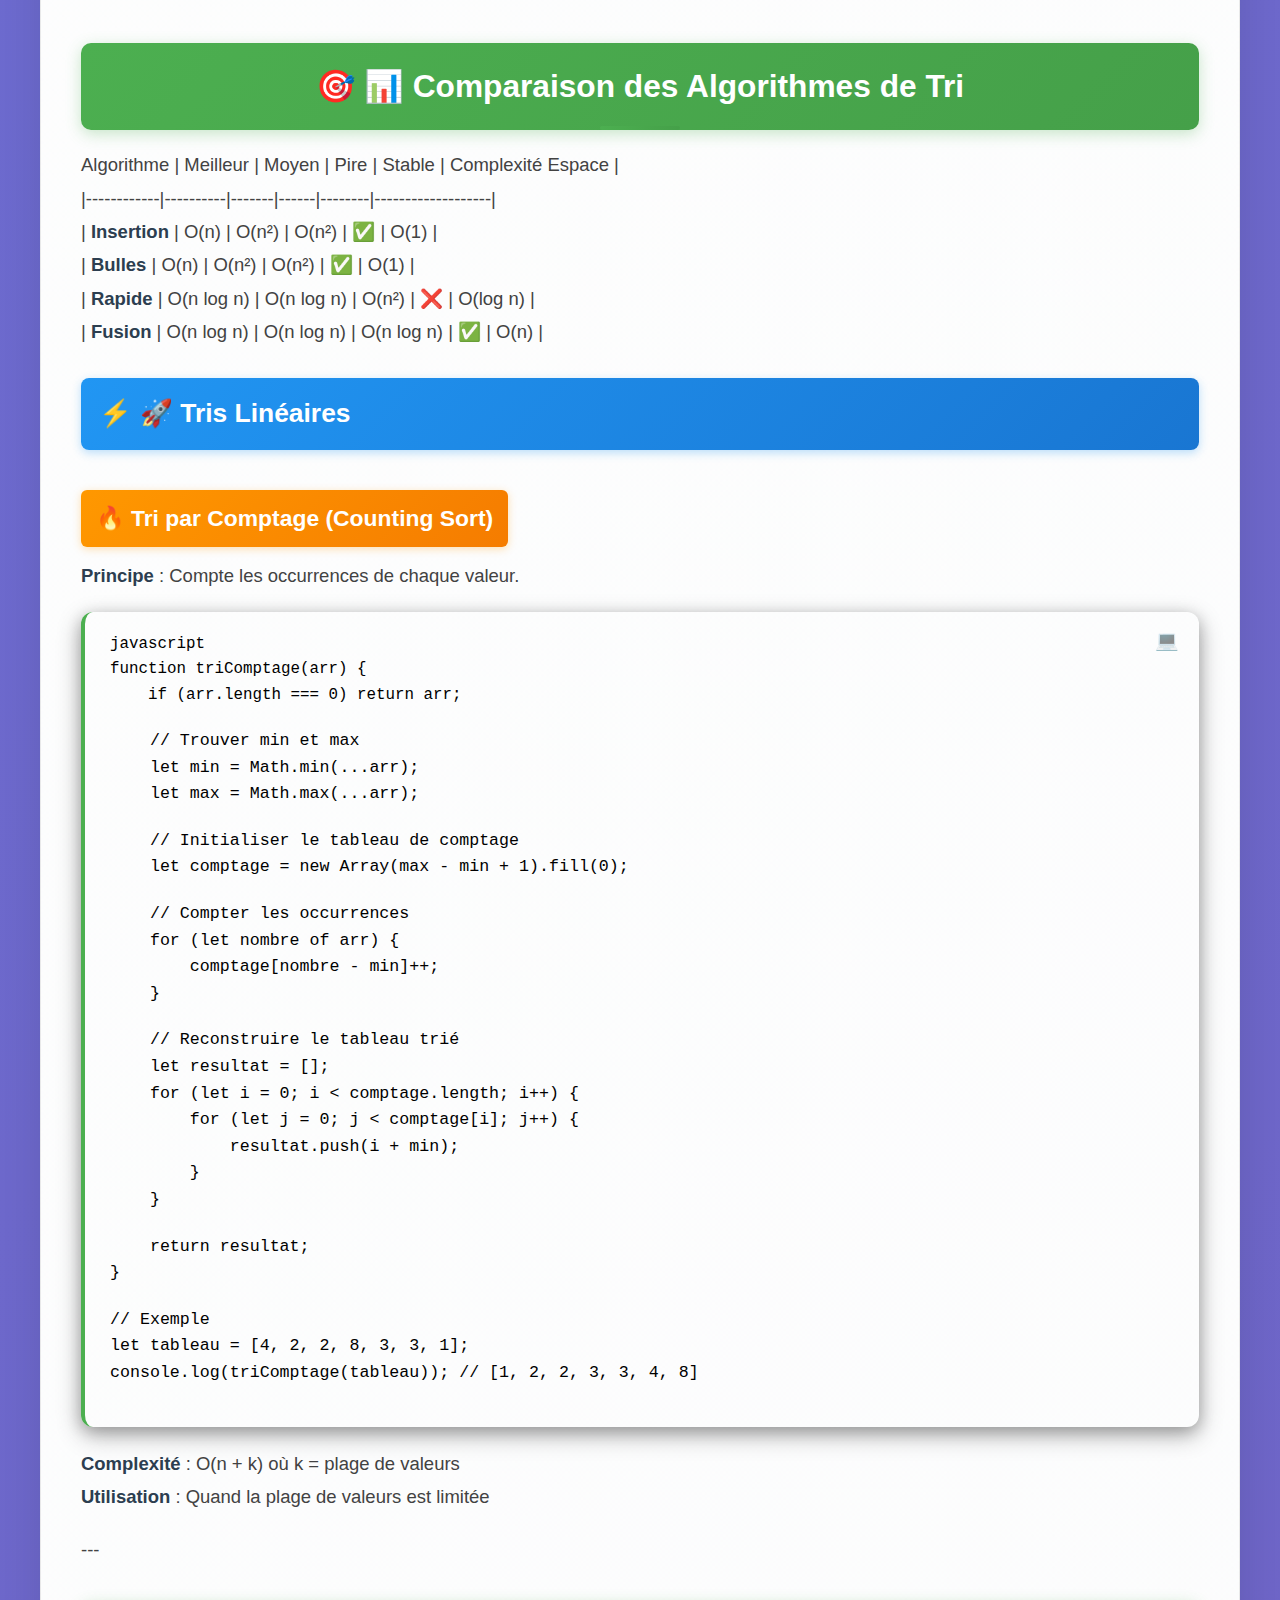
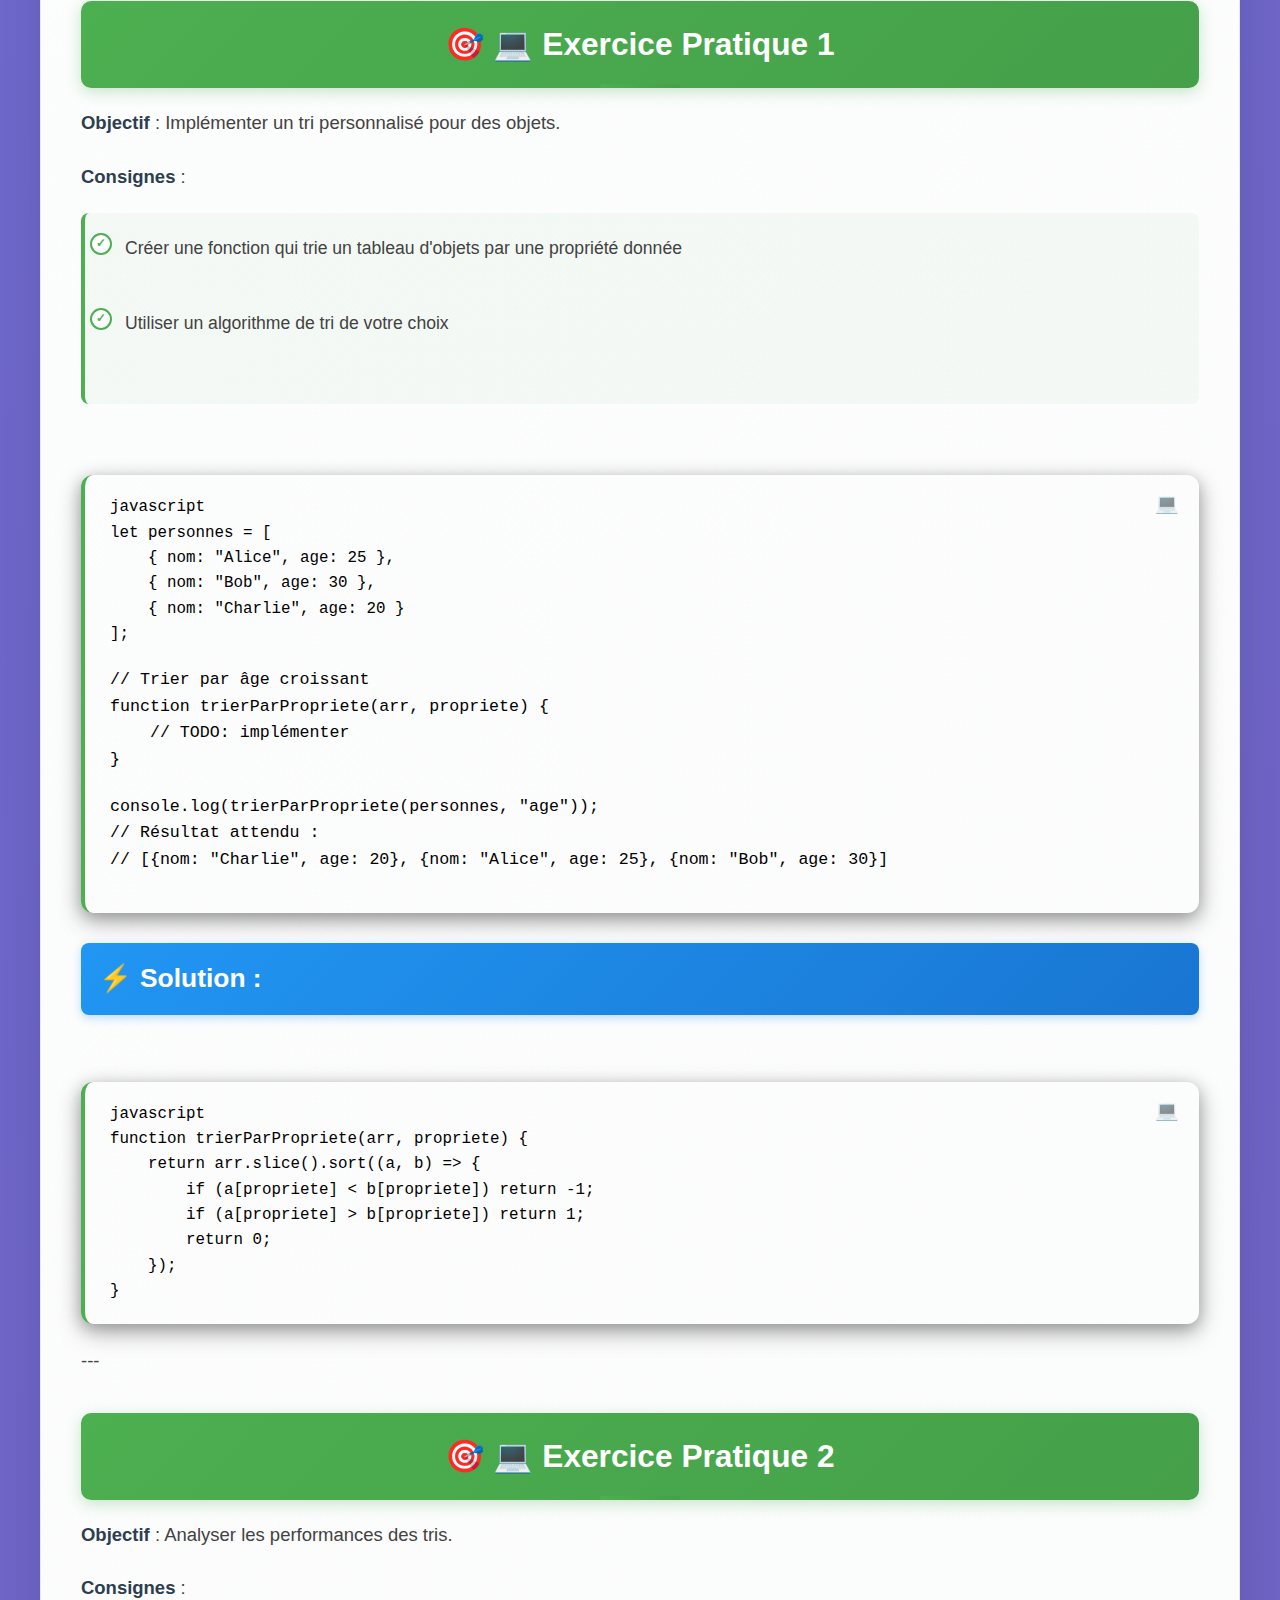
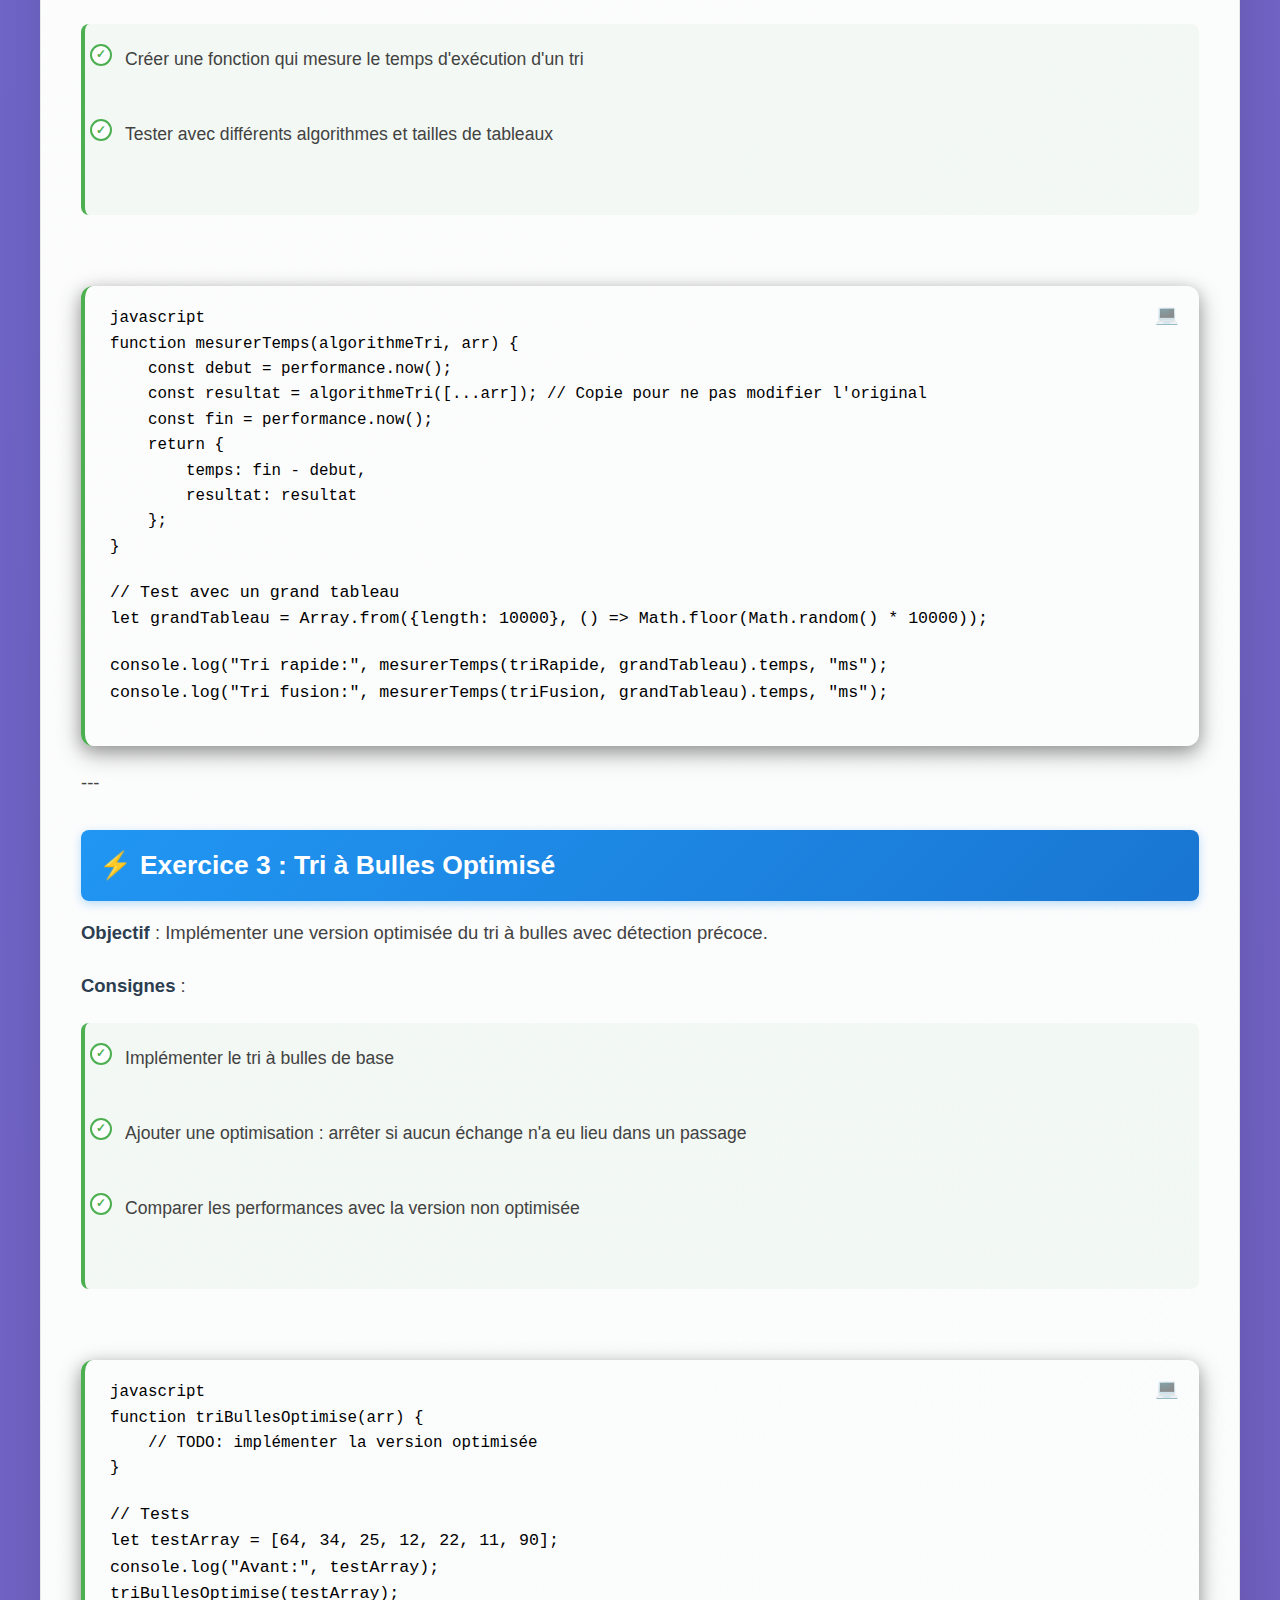
<file: interactive-exercises/sorting-visualizer/index.html>
<!DOCTYPE html>
<html lang="fr">
<head>
    <meta charset="UTF-8">
    <meta name="viewport" content="width=device-width, initial-scale=1.0">
    <title>Visualisation des Algorithmes de Tri - Exercice Interactif</title>
    <link rel="stylesheet" href="styles.css">
    <link rel="stylesheet" href="../highlight-theme.css">
    <script src="../highlight.min.js"></script>
</head>
<body>
    <div class="container">
        <header>
            <h1>🔄 Visualisation des Algorithmes de Tri</h1>
            <p class="description">
                Observez le fonctionnement des différents algorithmes de tri en temps réel.
                Comparez leurs performances et comprenez leurs mécanismes.
            </p>
        </header>

        <div class="controls">
            <div class="control-group">
                <label for="algorithm">Algorithme :</label>
                <select id="algorithm">
                    <option value="bubble">Tri à Bulles (Bubble Sort)</option>
                    <option value="insertion">Tri par Insertion</option>
                    <option value="selection">Tri par Sélection</option>
                    <option value="quick">Tri Rapide (Quick Sort)</option>
                    <option value="merge">Tri Fusion (Merge Sort)</option>
                    <option value="heap">Tri par Tas (Heap Sort)</option>
                </select>
            </div>

            <div class="control-group">
                <label for="size">Taille du tableau :</label>
                <select id="size">
                    <option value="10">10 éléments</option>
                    <option value="20" selected>20 éléments</option>
                    <option value="30">30 éléments</option>
                    <option value="50">50 éléments</option>
                </select>
            </div>

            <div class="control-group">
                <label for="speed">Vitesse :</label>
                <select id="speed">
                    <option value="500">Très lente</option>
                    <option value="200">Lente</option>
                    <option value="100" selected>Moyenne</option>
                    <option value="50">Rapide</option>
                    <option value="10">Très rapide</option>
                </select>
            </div>
        </div>

        <div class="buttons">
            <button id="generateBtn" class="btn btn-primary">🎲 Générer Nouveau Tableau</button>
            <button id="sortBtn" class="btn btn-success">▶️ Trier</button>
            <button id="pauseBtn" class="btn btn-warning" disabled>⏸️ Pause</button>
            <button id="resetBtn" class="btn btn-danger">🔄 Réinitialiser</button>
        </div>

        <div class="stats">
            <div class="stat">
                <span class="stat-label">Comparaisons :</span>
                <span id="comparisons" class="stat-value">0</span>
            </div>
            <div class="stat">
                <span class="stat-label">Échanges :</span>
                <span id="swaps" class="stat-value">0</span>
            </div>
            <div class="stat">
                <span class="stat-label">Temps écoulé :</span>
                <span id="time" class="stat-value">0 ms</span>
            </div>
            <div class="stat">
                <span class="stat-label">État :</span>
                <span id="status" class="stat-value">Prêt</span>
            </div>
        </div>

        <div class="visualization">
            <canvas id="sortCanvas" width="800" height="400"></canvas>
        </div>

        <div class="info-panel">
            <h3>📋 Informations sur l'algorithme</h3>
            <div id="algorithmInfo">
                <p>Sélectionnez un algorithme pour voir ses caractéristiques.</p>
            </div>
        </div>

        <div class="code-panel">
            <h3>💻 Implémentation JavaScript</h3>
            <div class="code-tabs">
                <button class="tab-btn active" onclick="showCode('bubble')">Bubble Sort</button>
                <button class="tab-btn" onclick="showCode('quick')">Quick Sort</button>
                <button class="tab-btn" onclick="showCode('merge')">Merge Sort</button>
            </div>
            <pre id="codeDisplay"><code>// Sélectionnez un algorithme pour voir son code</code></pre>
        </div>

        <div class="exercises">
            <h3>🎯 Exercices Interactifs</h3>
            <div class="exercise">
                <h4>Exercice 1 : Analyser les Performances</h4>
                <p>Testez différents algorithmes avec la même taille de tableau et comparez :</p>
                <ul>
                    <li>Le nombre de comparaisons</li>
                    <li>Le nombre d'échanges</li>
                    <li>Le temps d'exécution</li>
                </ul>
                <div class="exercise-controls">
                    <button onclick="runPerformanceTest()" class="btn btn-secondary">🚀 Lancer Test de Performance</button>
                    <div id="performanceResults"></div>
                </div>
            </div>

            <div class="exercise">
                <h4>Exercice 2 : Comprendre le Fonctionnement</h4>
                <p>Observez attentivement :</p>
                <ul>
                    <li>Comment évolue le tableau à chaque étape</li>
                    <li>Quels éléments sont comparés à chaque itération</li>
                    <li>Quelle est la stratégie de chaque algorithme</li>
                </ul>
                <div class="exercise-controls">
                    <button onclick="showAlgorithmExplanation()" class="btn btn-secondary">📖 Montrer Explication</button>
                    <div id="algorithmExplanation"></div>
                </div>
            </div>

            <div class="exercise">
                <h4>Exercice 3 : Implémentation Personnelle</h4>
                <p>À partir de l'observation :</p>
                <ul>
                    <li>Implémentez votre propre version d'un algorithme de tri</li>
                    <li>Testez-la avec différents tableaux</li>
                    <li>Comparez avec les implémentations de référence</li>
                </ul>
                <div class="exercise-controls">
                    <textarea id="userCode" placeholder="Collez votre code JavaScript ici..." rows="10"></textarea>
                    <button onclick="testUserCode()" class="btn btn-secondary">🧪 Tester Mon Code</button>
                    <div id="userCodeResults"></div>
                </div>
            </div>
        </div>

        <!-- Section Chapitre Complet -->
        <div class="chapter-content">
            <h2>📖 Chapitre 2 - Tableaux et Algorithmes de Tri</h2>
            <div class="chapter-text" id="chapter-content">
                <!-- Le contenu du chapitre sera chargé ici -->
            </div>
        </div>

        <footer>
            <div class="footer-main">
                <h3>🎓 Exercices Interactifs - Algorithmes et Structures de Données</h3>
                <p><strong>Chapitre 2 - Tableaux et Algorithmes de Tri</strong></p>
                <p>Maîtrisez les algorithmes de tri avec des visualisations interactives</p>
            </div>

            <div class="chapter-ref">
                <p>
                    <strong>📖 Référence complète :</strong> Chapitre 2 du manuel<br>
                    <strong>🎯 Objectif :</strong> Comprendre visuellement le fonctionnement des algorithmes de tri<br>
                    <strong>⏱️ Durée estimée :</strong> 45 minutes<br>
                    <strong>💡 Prérequis :</strong> Notions de base en JavaScript et tableaux
                </p>
            </div>

            <div class="footer-links">
                <a href="../index.html" class="footer-btn">🏠 Menu Principal</a>
                <a href="../README.md" class="footer-btn">📚 Documentation</a>
                <a href="../chapters/02-arrays-sorting.md" class="footer-btn">📖 Chapitre Complet</a>
            </div>

            <div class="copyright">
                <p>&copy; 2025 Manuel d'Algorithmes et Structures de Données</p>
                <p>Créé avec ❤️ pour l'apprentissage de l'algorithmique</p>
            </div>
        </footer>
    </div>

    <script src="../chapters-data.js"></script>
    <script src="sorting-visualizer.js"></script>
    <script src="../chapter-loader.js"></script>
    <script>
        // Initialiser Highlight.js pour la coloration syntaxique
        document.addEventListener('DOMContentLoaded', function() {
            hljs.highlightAll();
        });

        // Initialiser le chargeur de chapitre
        initChapterLoader('02');
    </script>
</body>
</html>
</file>
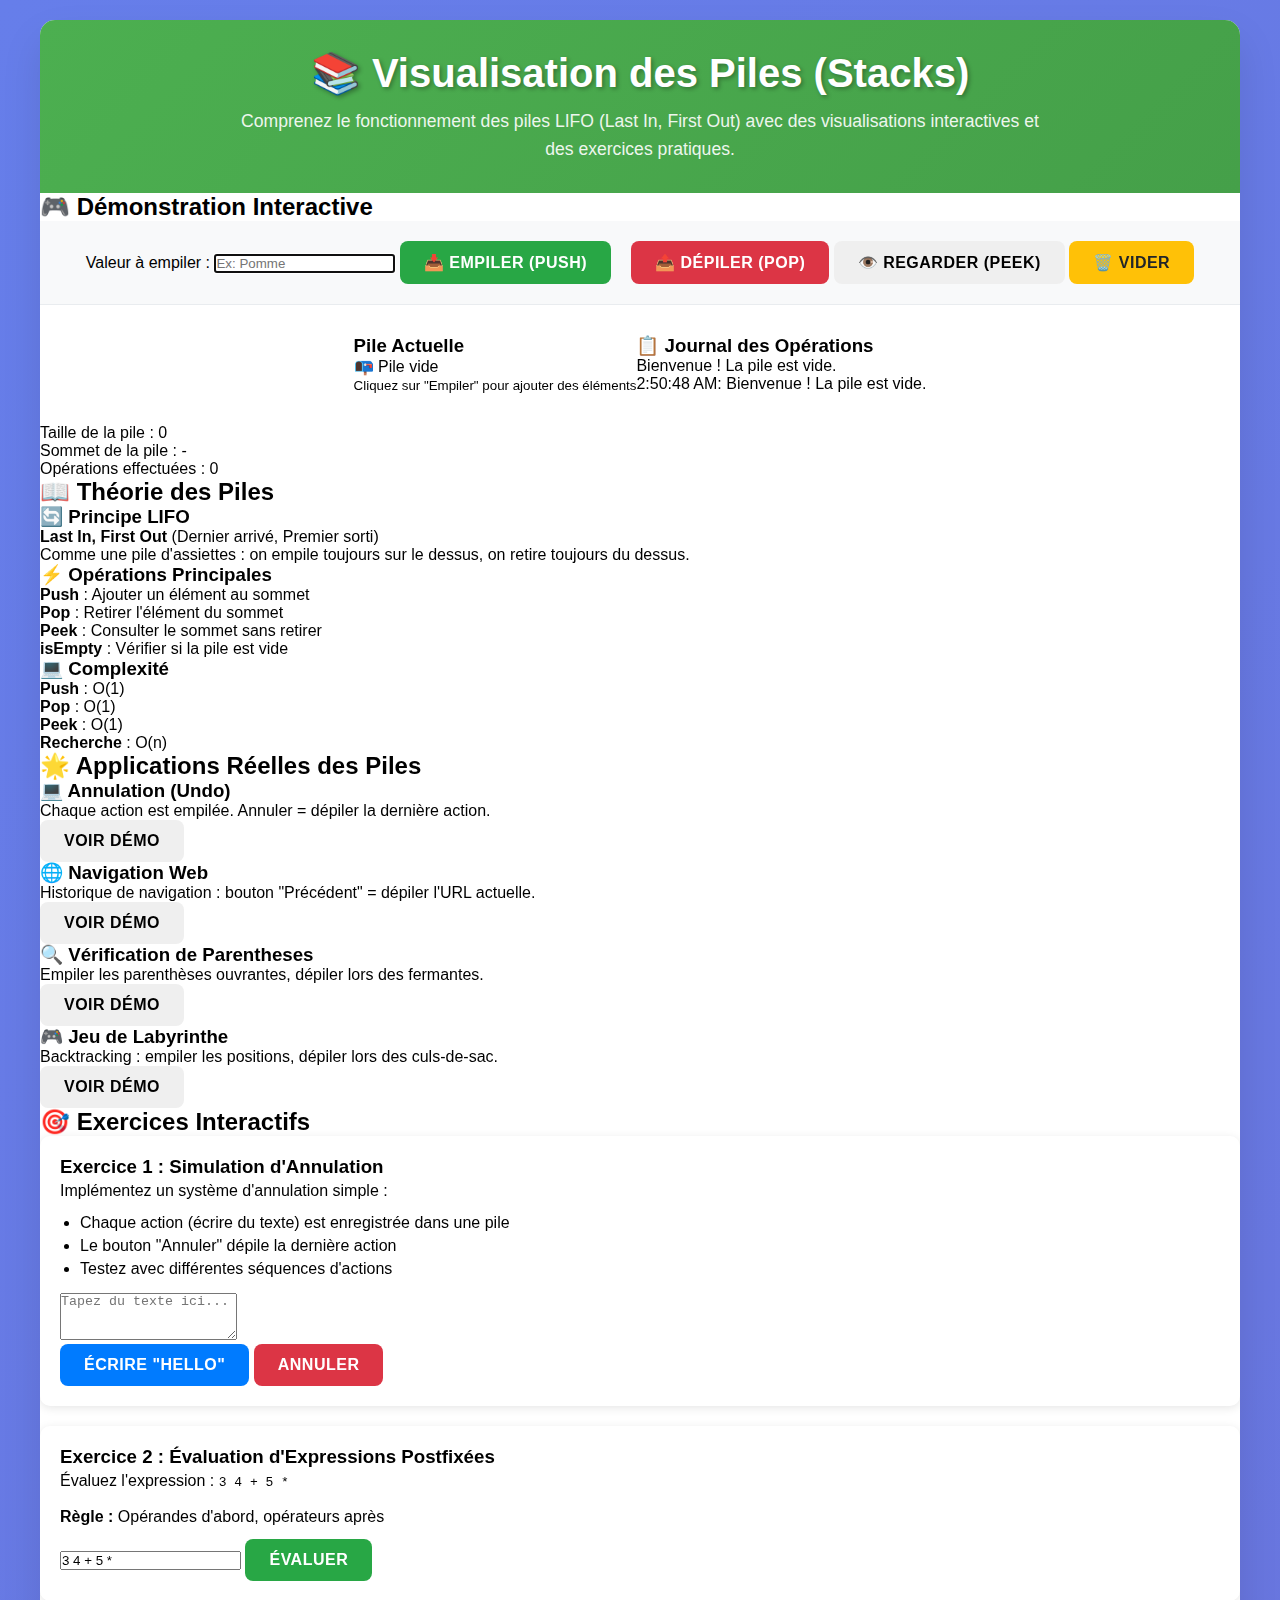
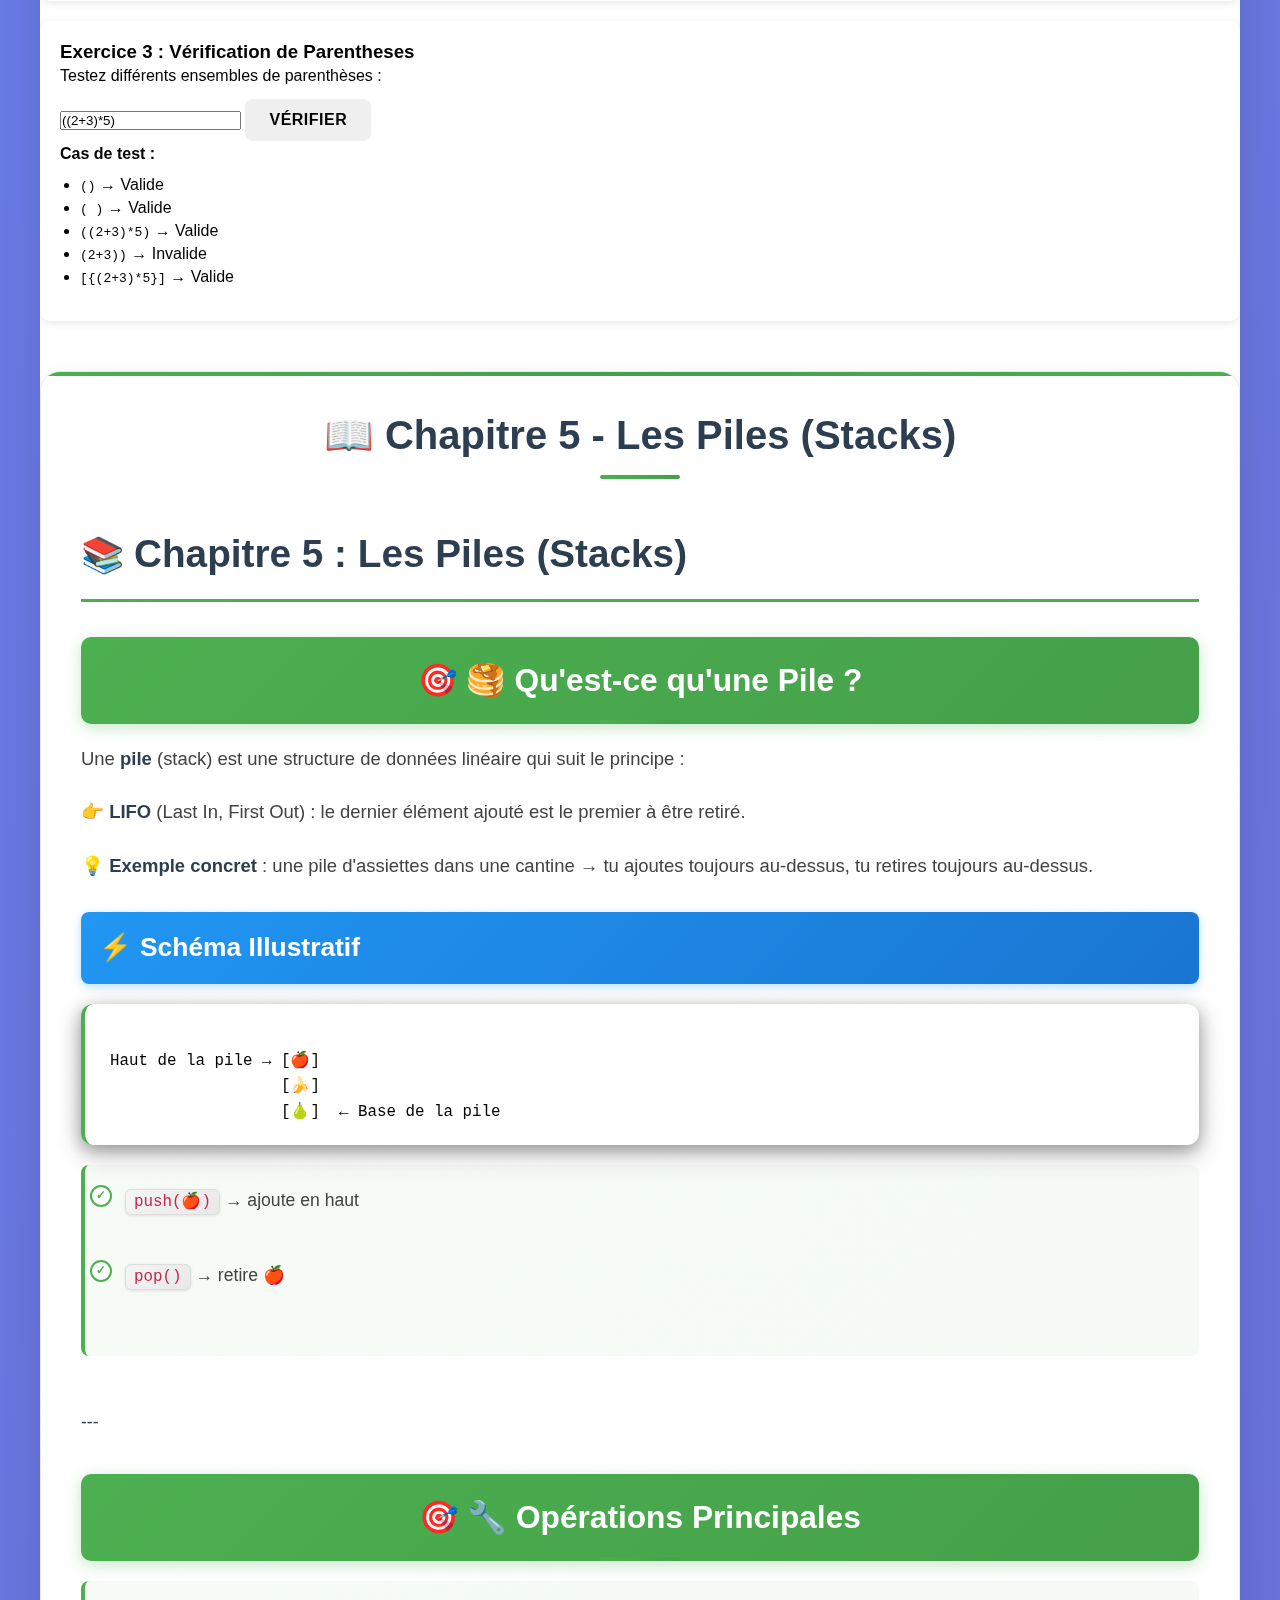
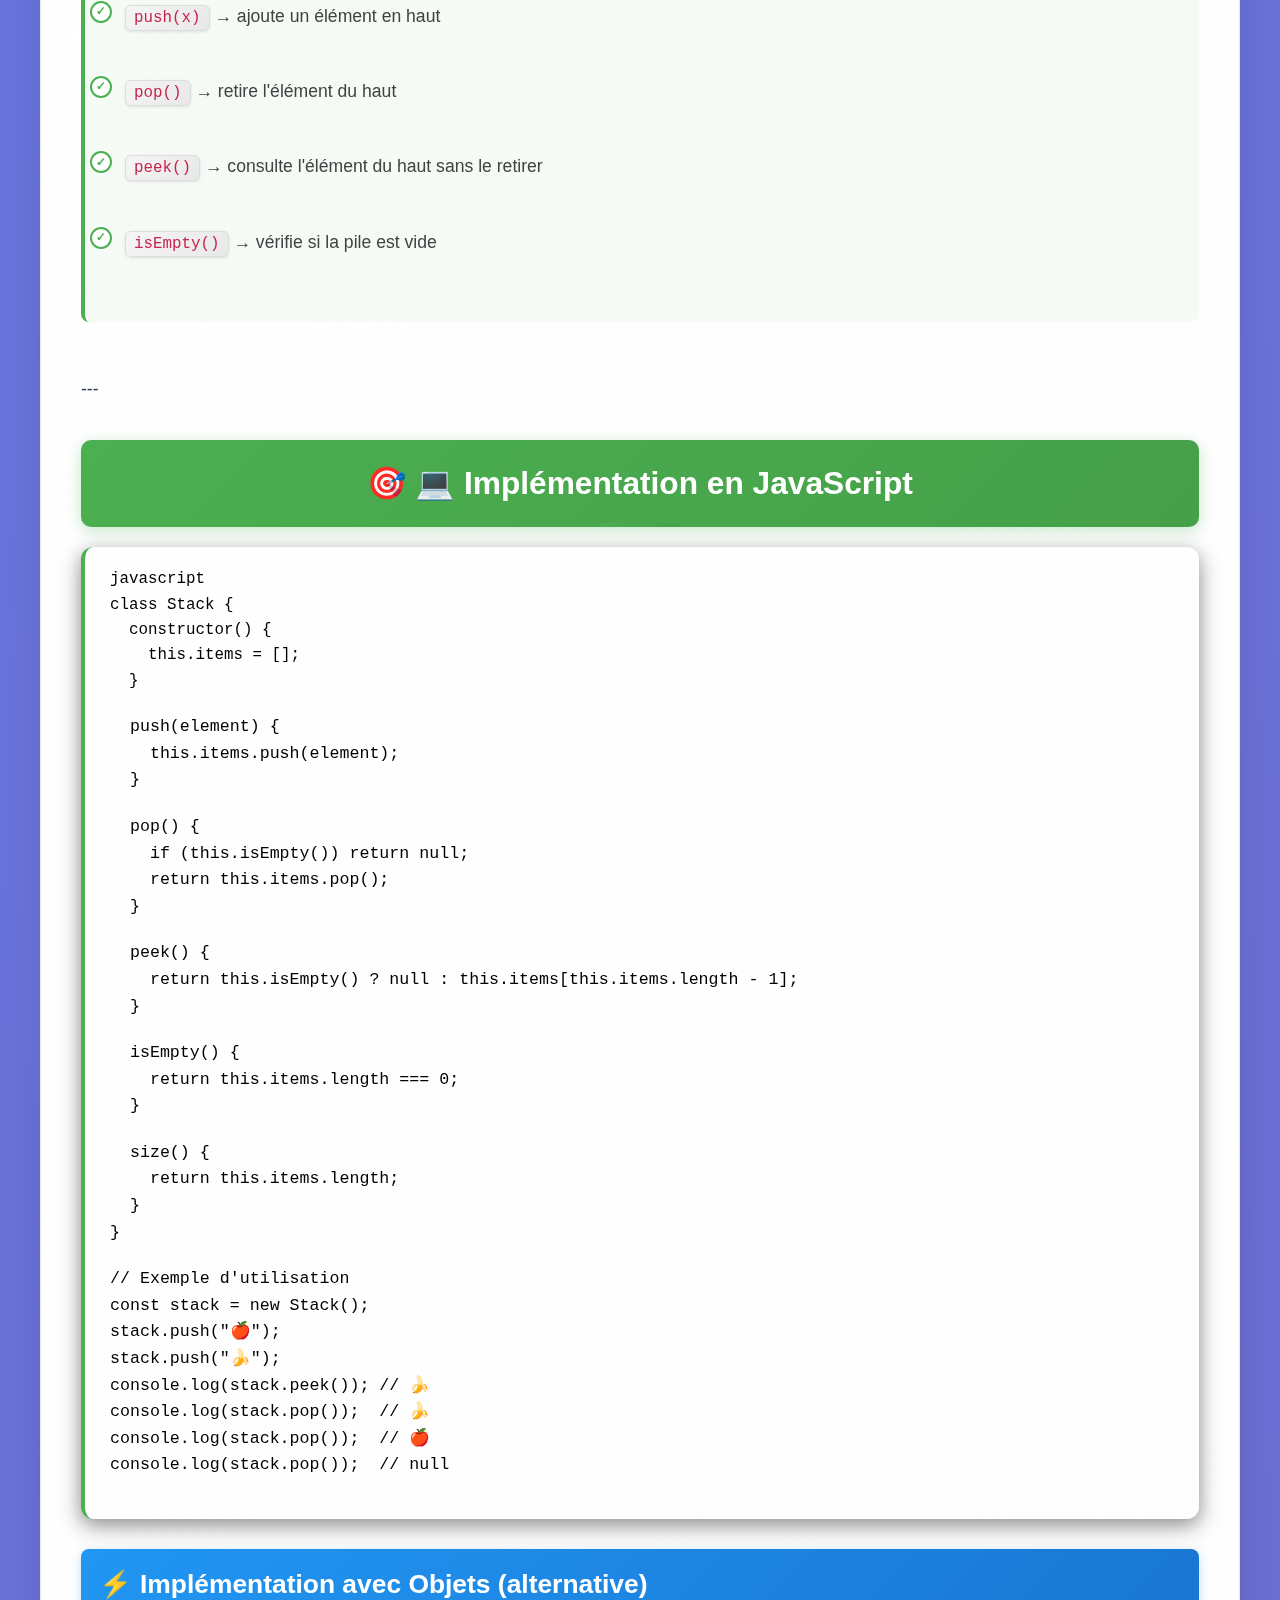
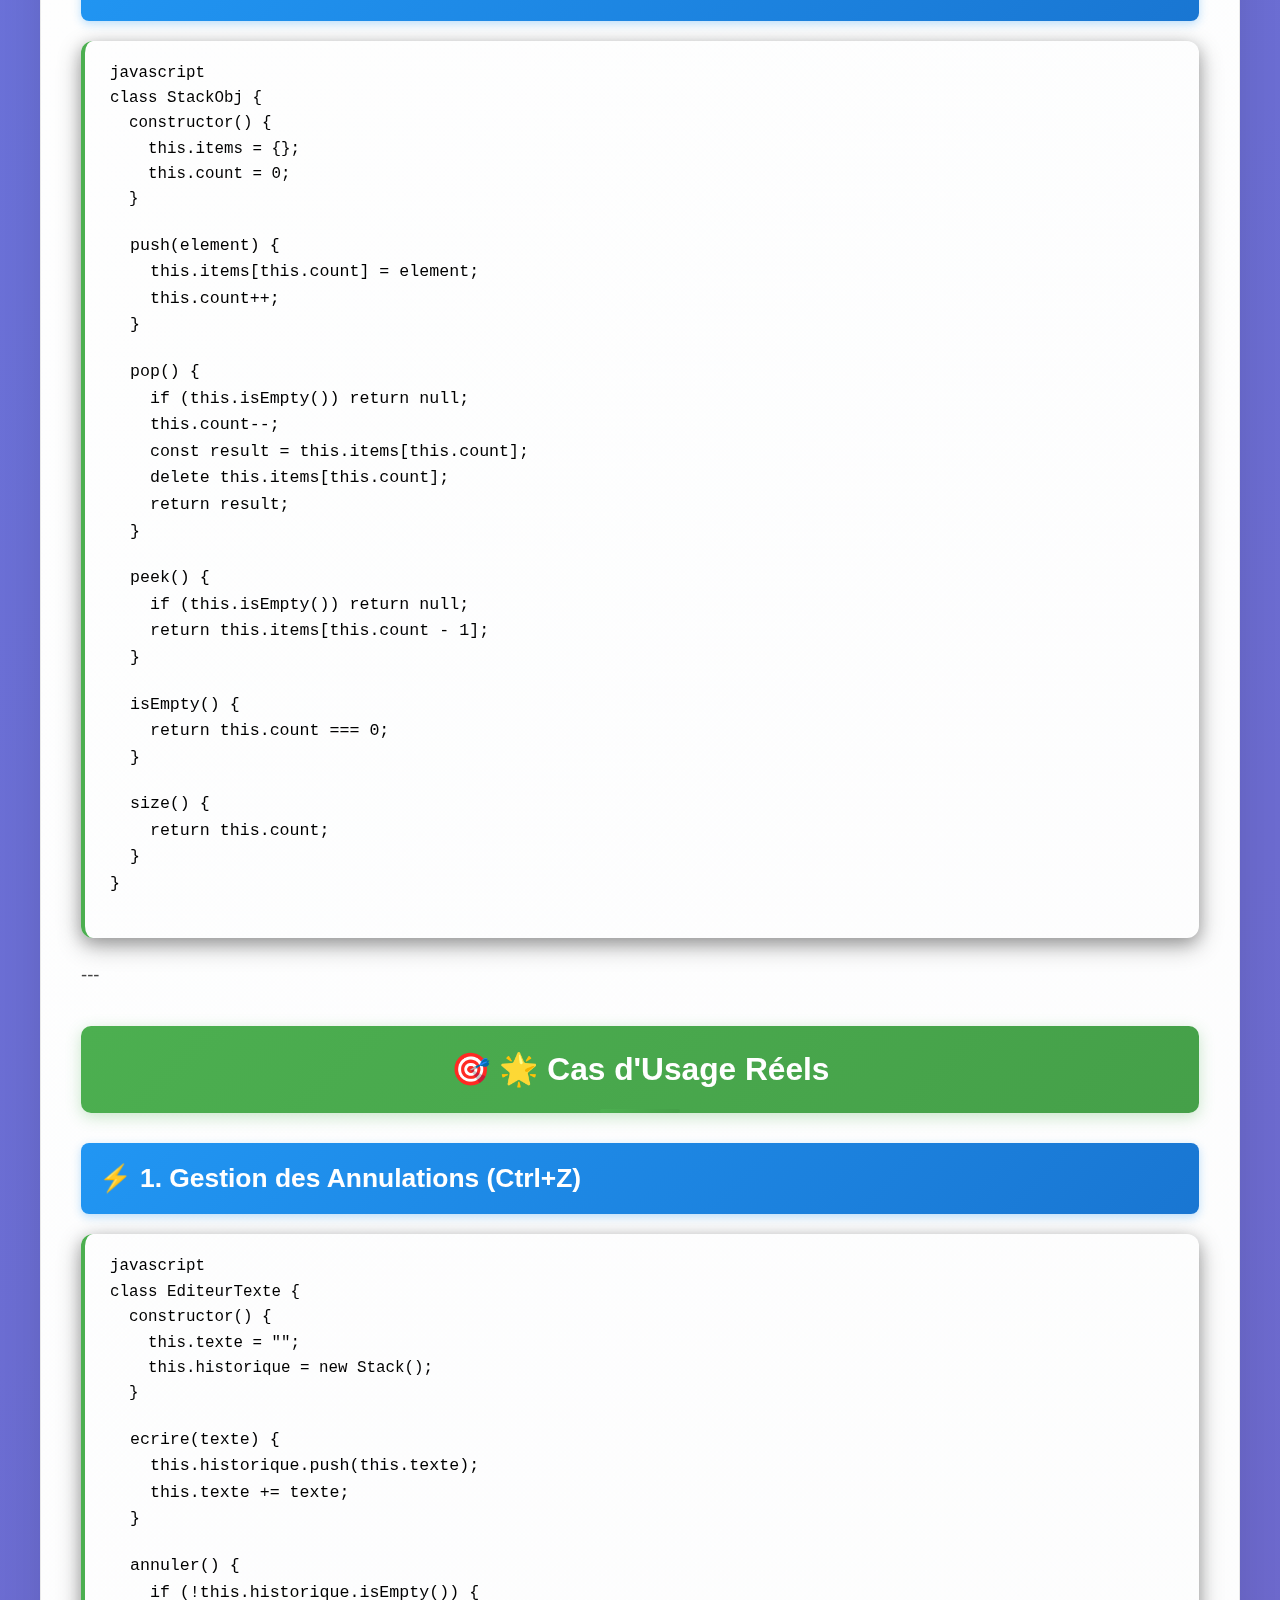
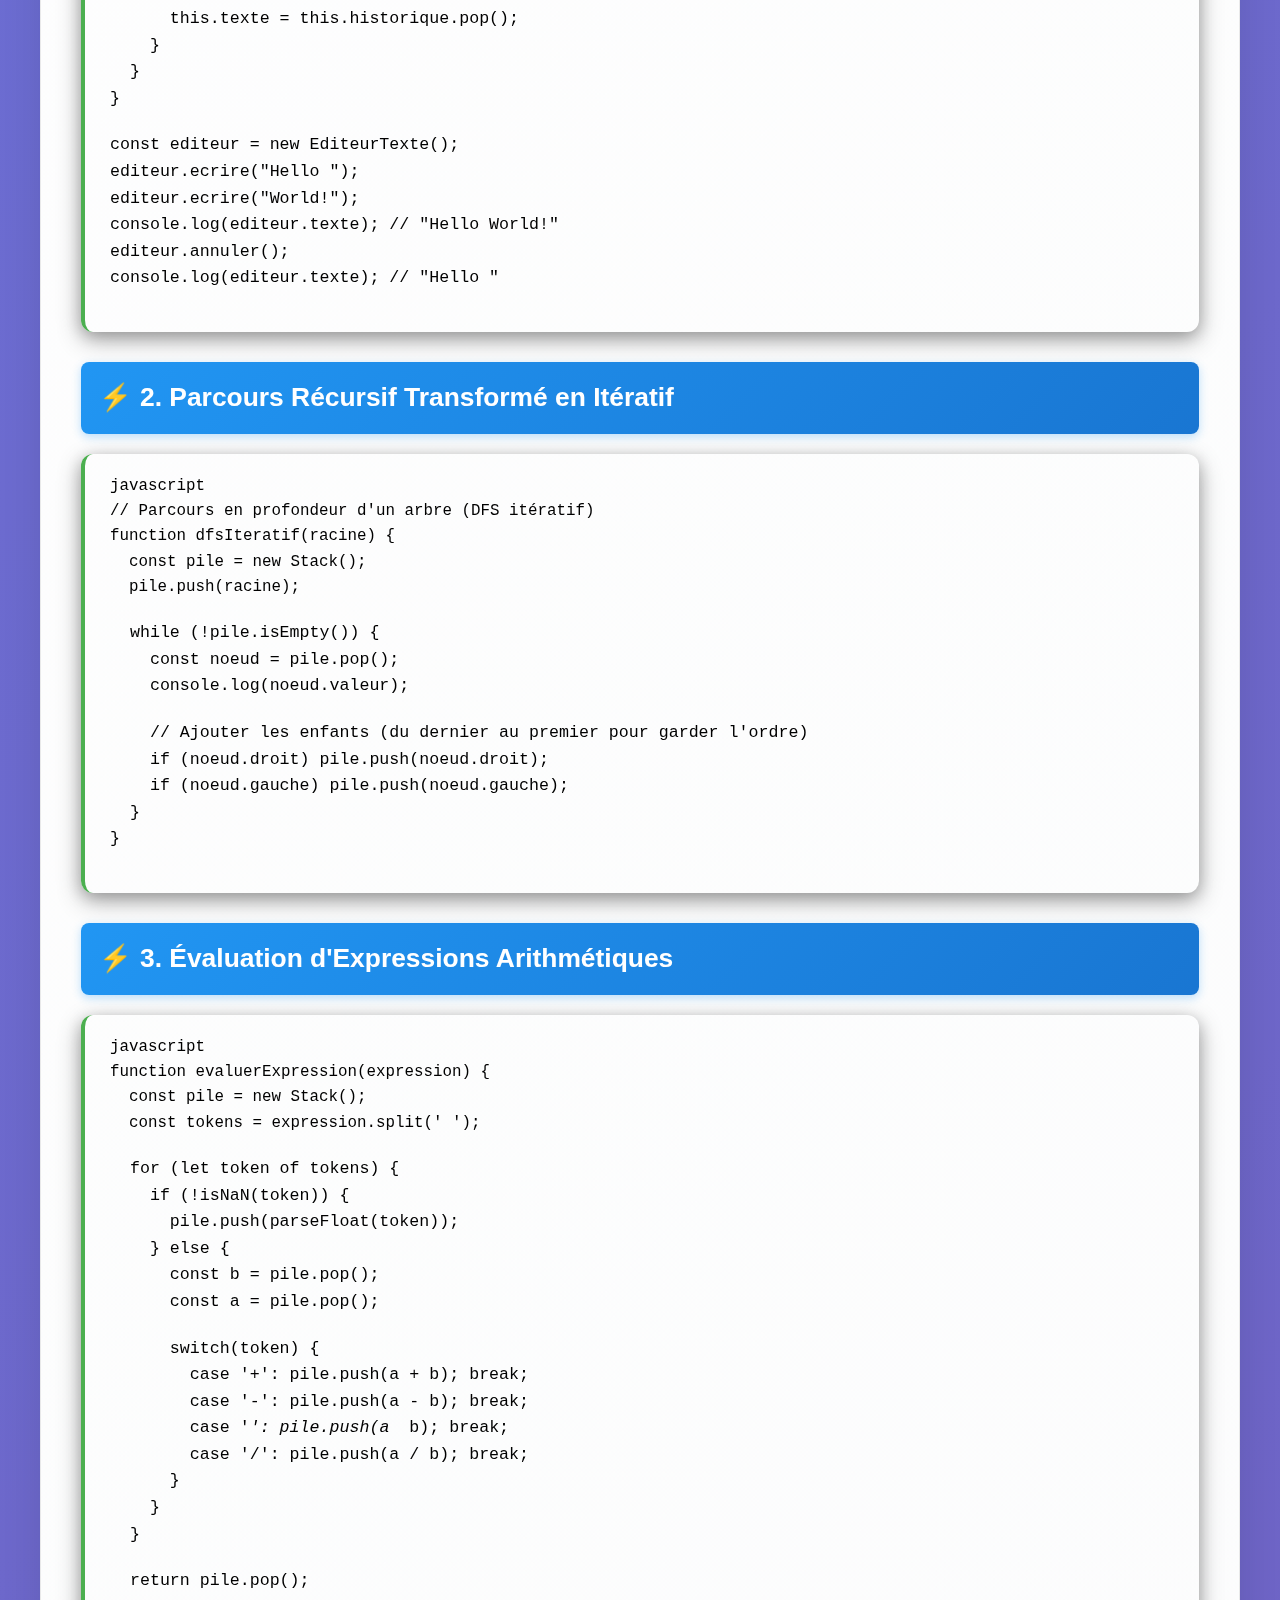
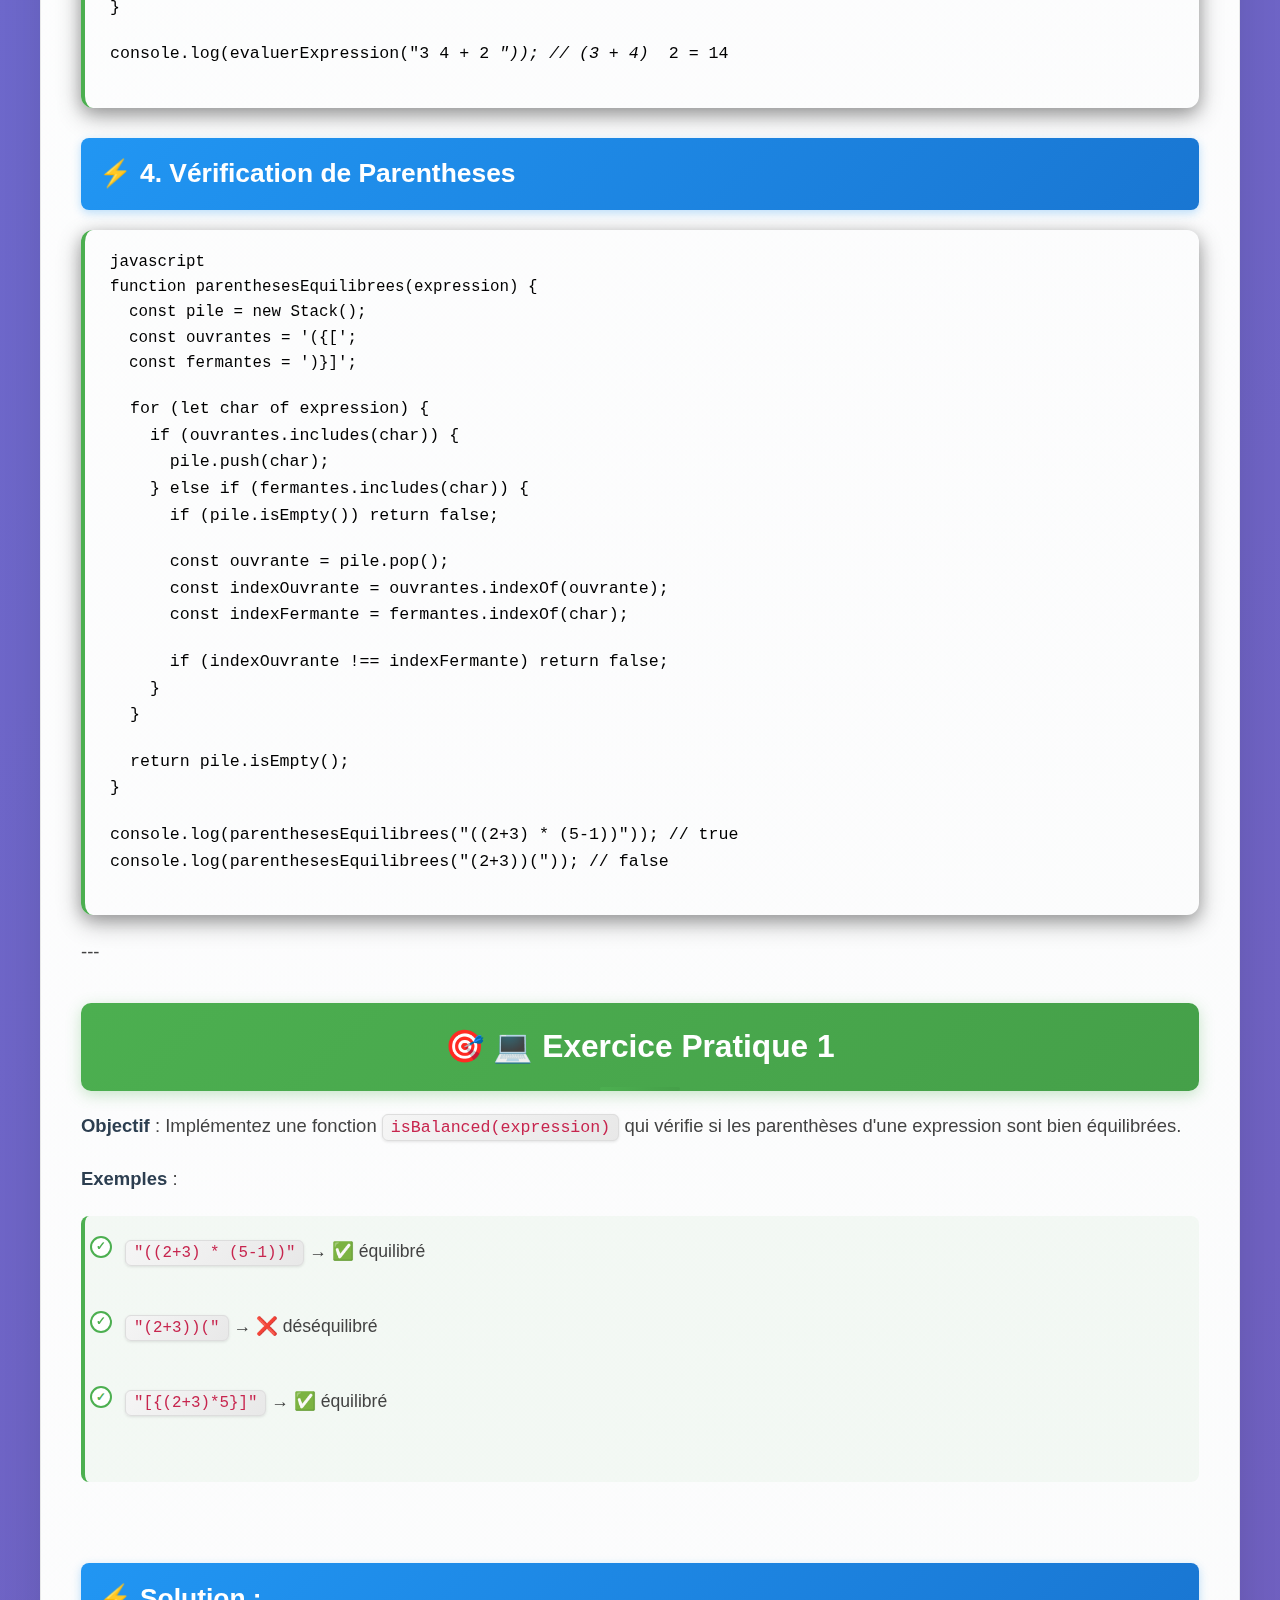
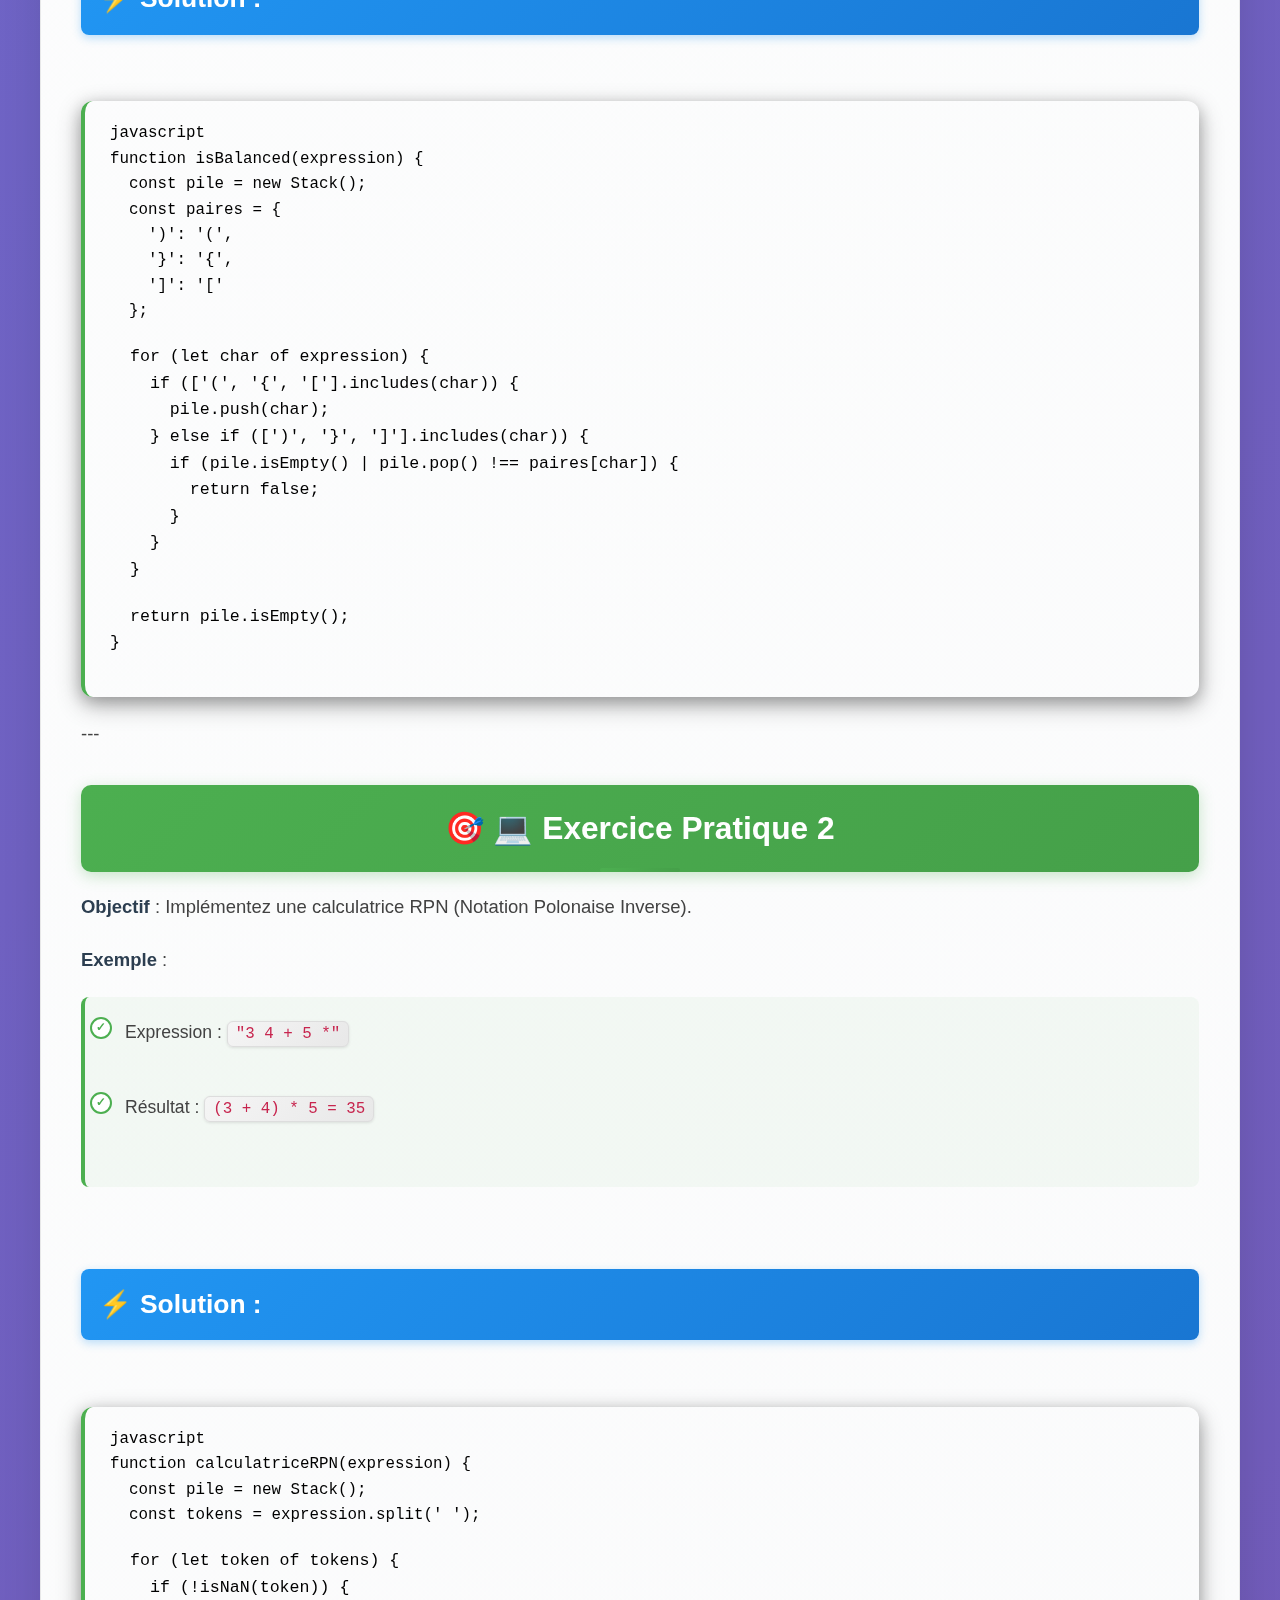
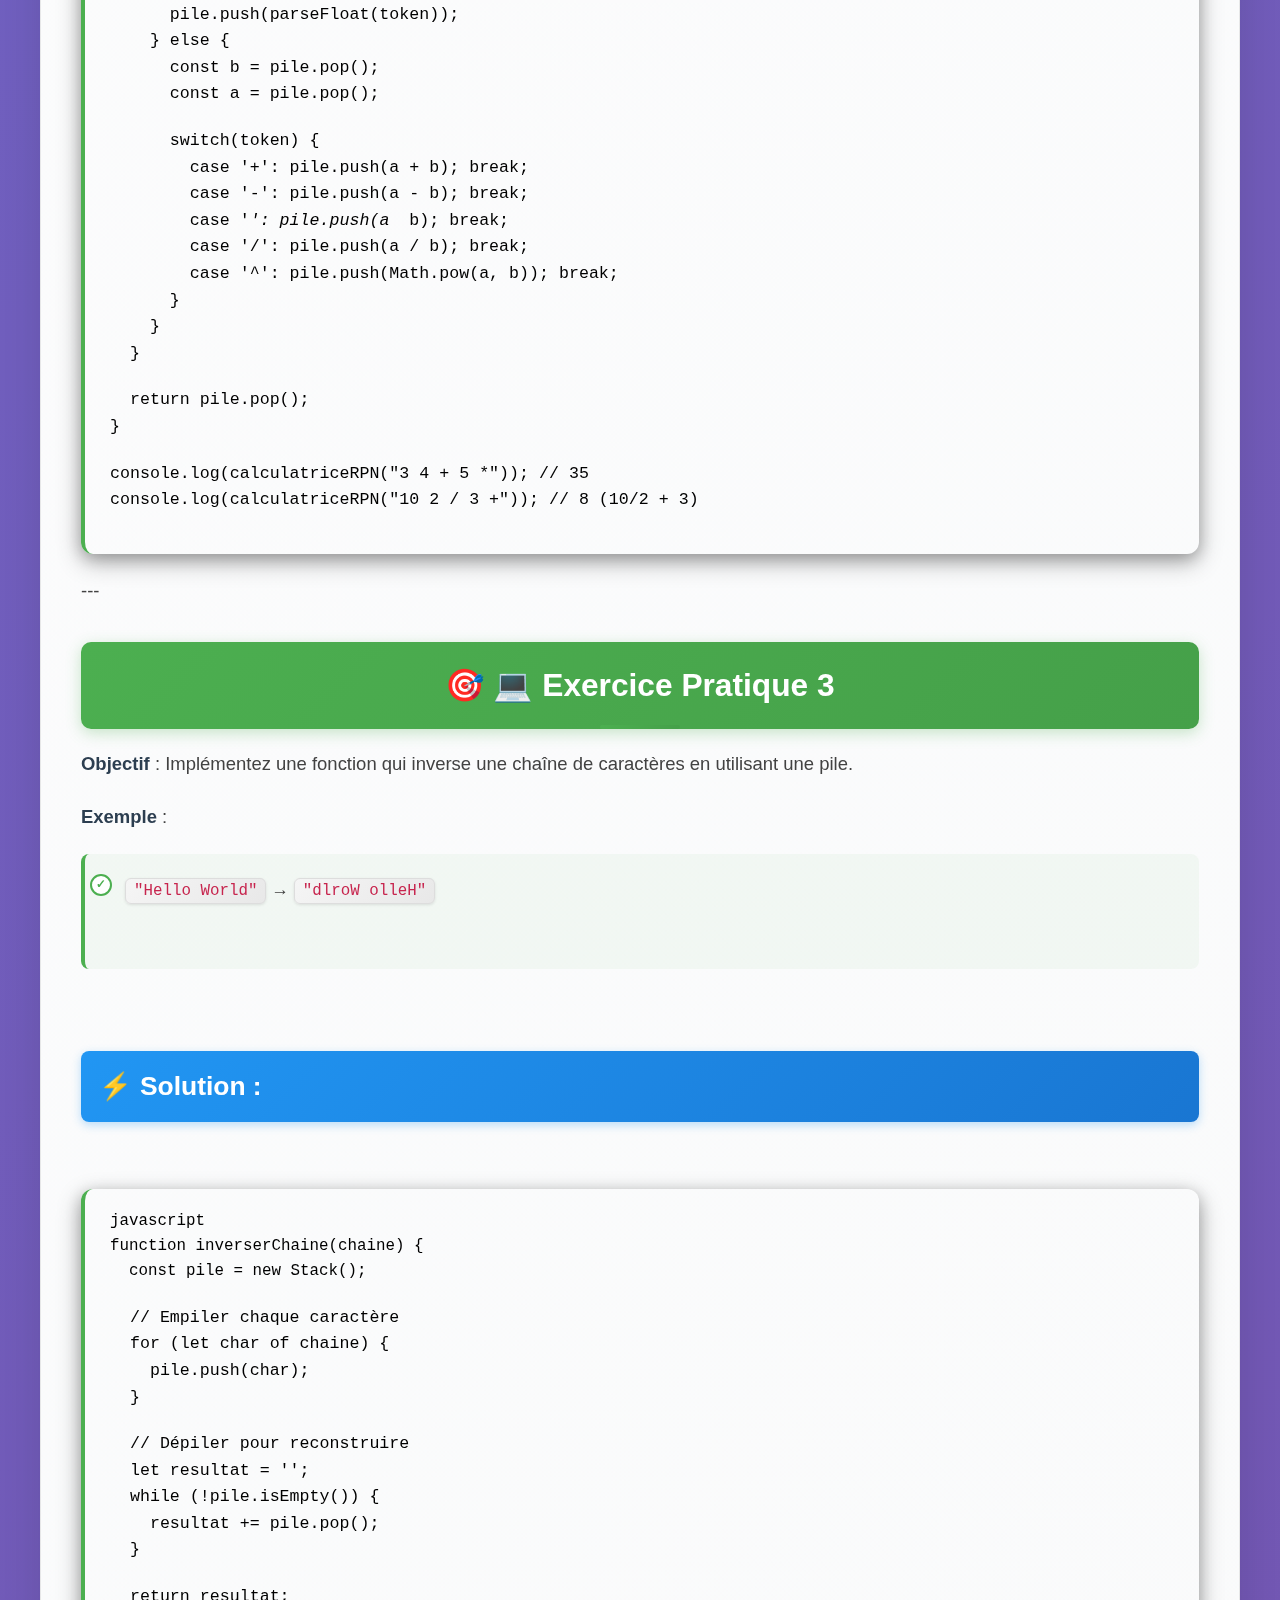
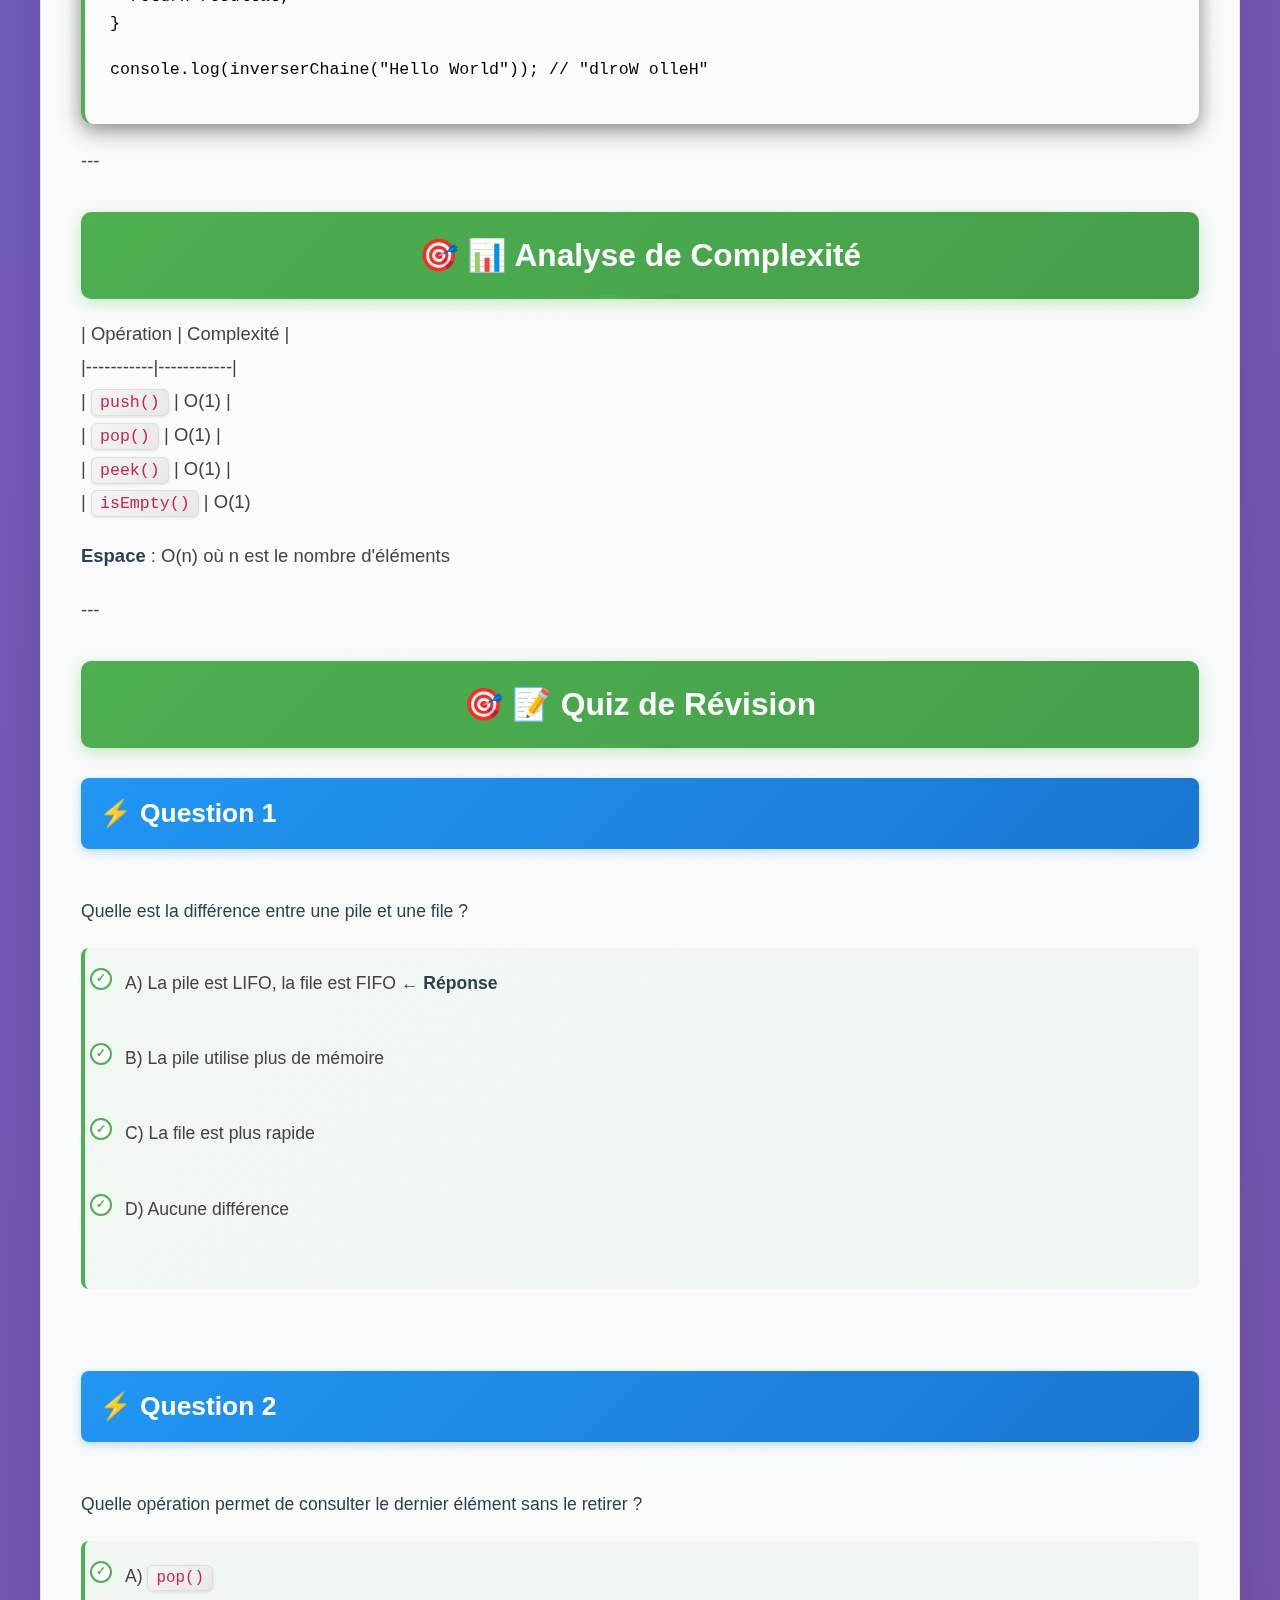
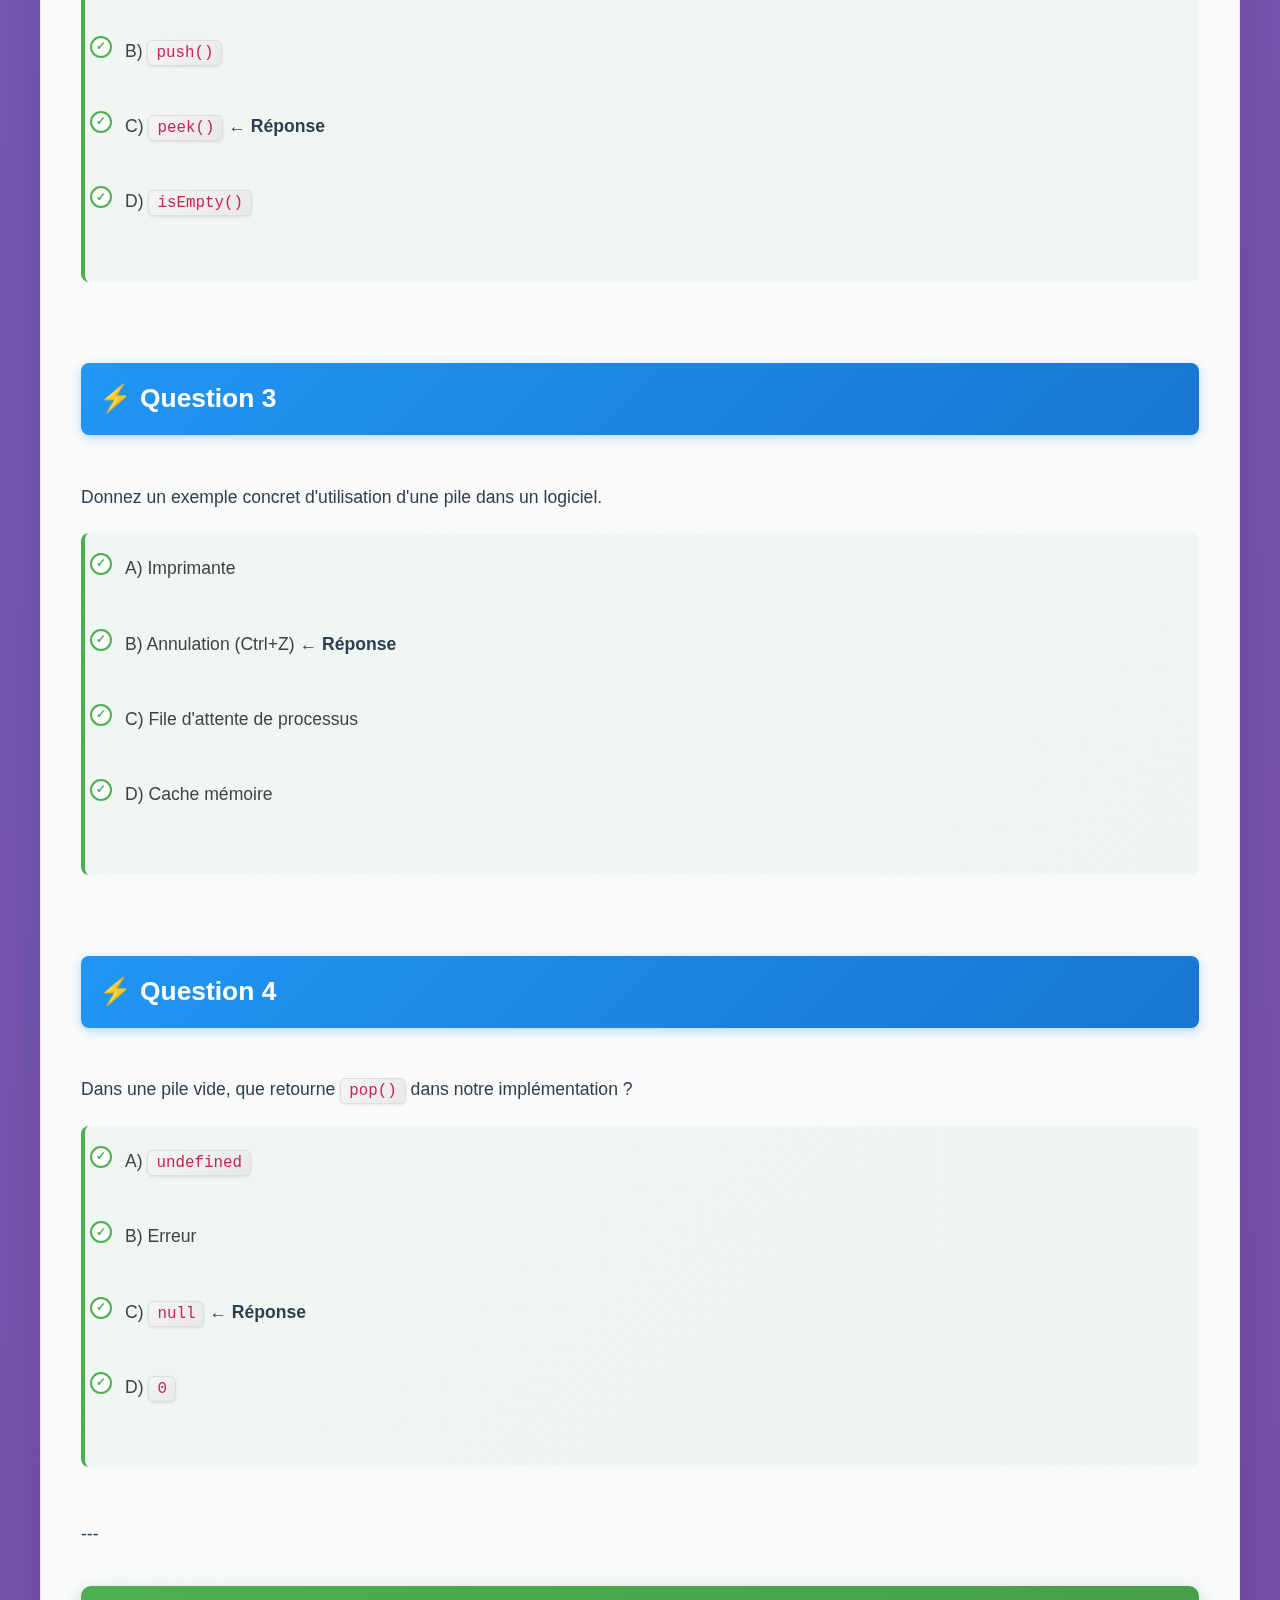
<file: interactive-exercises/stack-visualizer/index.html>
<!DOCTYPE html>
<html lang="fr">
<head>
    <meta charset="UTF-8">
    <meta name="viewport" content="width=device-width, initial-scale=1.0">
    <title>Visualisation des Piles (Stacks) - Exercice Interactif</title>
    <link rel="stylesheet" href="styles.css">
    <link rel="stylesheet" href="../highlight-theme.css">
    <script src="../highlight.min.js"></script>
</head>
<body>
    <div class="container">
        <header>
            <h1>📚 Visualisation des Piles (Stacks)</h1>
            <p class="description">
                Comprenez le fonctionnement des piles LIFO (Last In, First Out) avec des visualisations interactives et des exercices pratiques.
            </p>
        </header>

        <div class="demo-section">
            <h2>🎮 Démonstration Interactive</h2>

            <div class="controls">
                <div class="input-group">
                    <label for="pushInput">Valeur à empiler :</label>
                    <input type="text" id="pushInput" placeholder="Ex: Pomme" maxlength="20">
                    <button id="pushBtn" class="btn btn-success">📥 Empiler (Push)</button>
                </div>

                <div class="action-buttons">
                    <button id="popBtn" class="btn btn-danger">📤 Dépiler (Pop)</button>
                    <button id="peekBtn" class="btn btn-info">👁️ Regarder (Peek)</button>
                    <button id="clearBtn" class="btn btn-warning">🗑️ Vider</button>
                </div>
            </div>

            <div class="visualization">
                <div class="stack-container">
                    <h3>Pile Actuelle</h3>
                    <div id="stackVisualization" class="stack-visualization">
                        <div class="empty-stack">
                            <p>📭 Pile vide</p>
                            <small>Cliquez sur "Empiler" pour ajouter des éléments</small>
                        </div>
                    </div>
                </div>

                <div class="operations-log">
                    <h3>📋 Journal des Opérations</h3>
                    <div id="operationsLog" class="operations-log-content">
                        <p class="log-entry initial">Bienvenue ! La pile est vide.</p>
                    </div>
                </div>
            </div>

            <div class="stack-info">
                <div class="info-item">
                    <span class="info-label">Taille de la pile :</span>
                    <span id="stackSize" class="info-value">0</span>
                </div>
                <div class="info-item">
                    <span class="info-label">Sommet de la pile :</span>
                    <span id="stackTop" class="info-value">-</span>
                </div>
                <div class="info-item">
                    <span class="info-label">Opérations effectuées :</span>
                    <span id="operationCount" class="info-value">0</span>
                </div>
            </div>
        </div>

        <div class="theory-section">
            <h2>📖 Théorie des Piles</h2>

            <div class="theory-content">
                <div class="concept">
                    <h3>🔄 Principe LIFO</h3>
                    <p><strong>Last In, First Out</strong> (Dernier arrivé, Premier sorti)</p>
                    <p>Comme une pile d'assiettes : on empile toujours sur le dessus, on retire toujours du dessus.</p>
                </div>

                <div class="concept">
                    <h3>⚡ Opérations Principales</h3>
                    <ul>
                        <li><strong>Push</strong> : Ajouter un élément au sommet</li>
                        <li><strong>Pop</strong> : Retirer l'élément du sommet</li>
                        <li><strong>Peek</strong> : Consulter le sommet sans retirer</li>
                        <li><strong>isEmpty</strong> : Vérifier si la pile est vide</li>
                    </ul>
                </div>

                <div class="concept">
                    <h3>💻 Complexité</h3>
                    <ul>
                        <li><strong>Push</strong> : O(1)</li>
                        <li><strong>Pop</strong> : O(1)</li>
                        <li><strong>Peek</strong> : O(1)</li>
                        <li><strong>Recherche</strong> : O(n)</li>
                    </ul>
                </div>
            </div>
        </div>

        <div class="applications-section">
            <h2>🌟 Applications Réelles des Piles</h2>

            <div class="applications-grid">
                <div class="application-card">
                    <h3>💻 Annulation (Undo)</h3>
                    <p>Chaque action est empilée. Annuler = dépiler la dernière action.</p>
                    <button onclick="showUndoDemo()" class="btn btn-outline">Voir Démo</button>
                </div>

                <div class="application-card">
                    <h3>🌐 Navigation Web</h3>
                    <p>Historique de navigation : bouton "Précédent" = dépiler l'URL actuelle.</p>
                    <button onclick="showBrowserDemo()" class="btn btn-outline">Voir Démo</button>
                </div>

                <div class="application-card">
                    <h3>🔍 Vérification de Parentheses</h3>
                    <p>Empiler les parenthèses ouvrantes, dépiler lors des fermantes.</p>
                    <button onclick="showParenthesesDemo()" class="btn btn-outline">Voir Démo</button>
                </div>

                <div class="application-card">
                    <h3>🎮 Jeu de Labyrinthe</h3>
                    <p>Backtracking : empiler les positions, dépiler lors des culs-de-sac.</p>
                    <button onclick="showMazeDemo()" class="btn btn-outline">Voir Démo</button>
                </div>
            </div>
        </div>

        <div class="exercises-section">
            <h2>🎯 Exercices Interactifs</h2>

            <div class="exercise">
                <h3>Exercice 1 : Simulation d'Annulation</h3>
                <p>Implémentez un système d'annulation simple :</p>
                <ul>
                    <li>Chaque action (écrire du texte) est enregistrée dans une pile</li>
                    <li>Le bouton "Annuler" dépile la dernière action</li>
                    <li>Testez avec différentes séquences d'actions</li>
                </ul>
                <div class="exercise-demo">
                    <textarea id="textEditor" placeholder="Tapez du texte ici..." rows="3"></textarea>
                    <div class="editor-controls">
                        <button onclick="typeText()" class="btn btn-primary">Écrire "Hello"</button>
                        <button onclick="undoText()" class="btn btn-danger">Annuler</button>
                        <div id="undoHistory"></div>
                    </div>
                </div>
            </div>

            <div class="exercise">
                <h3>Exercice 2 : Évaluation d'Expressions Postfixées</h3>
                <p>Évaluez l'expression : <code>3 4 + 5 *</code></p>
                <p><strong>Règle :</strong> Opérandes d'abord, opérateurs après</p>
                <div class="postfix-demo">
                    <input type="text" id="postfixInput" placeholder="Ex: 3 4 + 5 *" readonly value="3 4 + 5 *">
                    <button onclick="evaluatePostfix()" class="btn btn-success">Évaluer</button>
                    <div id="postfixSteps"></div>
                    <div id="postfixResult"></div>
                </div>
            </div>

            <div class="exercise">
                <h3>Exercice 3 : Vérification de Parentheses</h3>
                <p>Testez différents ensembles de parenthèses :</p>
                <div class="parentheses-tester">
                    <input type="text" id="parenthesesInput" placeholder="Ex: ((2+3)*5)" value="((2+3)*5)">
                    <button onclick="checkParentheses()" class="btn btn-info">Vérifier</button>
                    <div id="parenthesesResult"></div>
                </div>
                <div class="test-cases">
                    <p><strong>Cas de test :</strong></p>
                    <ul>
                        <li><code>()</code> → Valide</li>
                        <li><code>( )</code> → Valide</li>
                        <li><code>((2+3)*5)</code> → Valide</li>
                        <li><code>(2+3))</code> → Invalide</li>
                        <li><code>[{(2+3)*5}]</code> → Valide</li>
                    </ul>
                </div>
            </div>
        </div>

        <!-- Section Chapitre Complet -->
        <div class="chapter-content">
            <h2>📖 Chapitre 5 - Les Piles (Stacks)</h2>
            <div class="chapter-text" id="chapter-content">
                <!-- Le contenu du chapitre sera chargé ici -->
            </div>
        </div>

        <footer>
            <div class="footer-main">
                <h3>🎓 Exercices Interactifs - Algorithmes et Structures de Données</h3>
                <p><strong>Chapitre 5 - Les Piles (Stacks)</strong></p>
                <p>Maîtrisez le principe LIFO avec les piles</p>
            </div>

            <div class="chapter-ref">
                <p>
                    <strong>📖 Référence complète :</strong> Chapitre 5 du manuel<br>
                    <strong>🎯 Objectif :</strong> Comprendre le principe LIFO et les applications des piles<br>
                    <strong>⏱️ Durée estimée :</strong> 35 minutes<br>
                    <strong>💡 Prérequis :</strong> Notions de base en structures de données
                </p>
            </div>

            <div class="footer-links">
                <a href="../index.html" class="footer-btn">🏠 Menu Principal</a>
                <a href="../README.md" class="footer-btn">📚 Documentation</a>
                <a href="../chapters/05-stacks.md" class="footer-btn">📖 Chapitre Complet</a>
            </div>

            <div class="copyright">
                <p>&copy; 2025 Manuel d'Algorithmes et Structures de Données</p>
                <p>Créé avec ❤️ pour l'apprentissage de l'algorithmique</p>
            </div>
        </footer>
    </div>

    <script src="../chapters-data.js"></script>
    <script src="stack-visualizer.js"></script>
    <script src="../chapter-loader.js"></script>
    <script>
        // Initialiser Highlight.js pour la coloration syntaxique
        document.addEventListener('DOMContentLoaded', function() {
            hljs.highlightAll();
        });

        // Initialiser le chargeur de chapitre
        initChapterLoader('05');
    </script>
</body>
</html>
</file>
<file: interactive-exercises/binary-tree-visualizer/styles.css>
/* Styles pour le visualiseur de tris */

* {
    margin: 0;
    padding: 0;
    box-sizing: border-box;
}

body {
    font-family: 'Segoe UI', Tahoma, Geneva, Verdana, sans-serif;
    background: linear-gradient(135deg, #667eea 0%, #764ba2 100%);
    min-height: 100vh;
    padding: 20px;
}

.container {
    max-width: 1200px;
    margin: 0 auto;
    background: white;
    border-radius: 15px;
    box-shadow: 0 20px 40px rgba(0, 0, 0, 0.1);
    overflow: hidden;
}

header {
    background: linear-gradient(135deg, #4CAF50, #45a049);
    color: white;
    padding: 30px;
    text-align: center;
}

header h1 {
    font-size: 2.5em;
    margin-bottom: 10px;
    text-shadow: 2px 2px 4px rgba(0, 0, 0, 0.3);
}

.description {
    font-size: 1.1em;
    opacity: 0.9;
    max-width: 800px;
    margin: 0 auto;
    line-height: 1.6;
}

.controls {
    display: flex;
    justify-content: center;
    gap: 20px;
    padding: 20px;
    background: #f8f9fa;
    border-bottom: 1px solid #e9ecef;
    flex-wrap: wrap;
}

.control-group {
    display: flex;
    flex-direction: column;
    align-items: center;
    gap: 5px;
}

.control-group label {
    font-weight: bold;
    color: #495057;
    font-size: 0.9em;
}

.control-group select {
    padding: 8px 12px;
    border: 2px solid #ced4da;
    border-radius: 6px;
    font-size: 1em;
    background: white;
    cursor: pointer;
    transition: border-color 0.3s;
}

.control-group select:focus {
    outline: none;
    border-color: #4CAF50;
}

.buttons {
    display: flex;
    justify-content: center;
    gap: 15px;
    padding: 20px;
    flex-wrap: wrap;
}

.btn {
    padding: 12px 24px;
    border: none;
    border-radius: 8px;
    font-size: 1em;
    font-weight: bold;
    cursor: pointer;
    transition: all 0.3s;
    text-transform: uppercase;
    letter-spacing: 0.5px;
}

.btn:hover {
    transform: translateY(-2px);
    box-shadow: 0 5px 15px rgba(0, 0, 0, 0.2);
}

.btn:active {
    transform: translateY(0);
}

/* === STYLES DU FOOTER PROFESSIONNEL === */
footer {
    margin-top: 40px;
    background: linear-gradient(135deg, #2c3e50 0%, #34495e 100%);
    color: white;
    padding: 25px;
    border-radius: 10px;
    box-shadow: 0 4px 15px rgba(0,0,0,0.1);
    text-align: center;
}

footer p {
    margin: 0;
    line-height: 1.6;
}

footer strong {
    color: #3498db;
}

footer .chapter-ref {
    margin-top: 15px;
    padding: 15px;
    background: rgba(255, 255, 255, 0.1);
    border-radius: 8px;
    border-left: 4px solid #3498db;
}

footer .chapter-ref p {
    margin: 0;
    font-size: 0.9em;
}

footer .chapter-ref strong {
    color: #ecf0f1;
}

.footer-main h3 {
    color: #3498db;
    margin-bottom: 10px;
    font-size: 1.2em;
}

.footer-links {
    display: flex;
    justify-content: center;
    gap: 15px;
    margin: 20px 0;
    flex-wrap: wrap;
}

.footer-btn {
    display: inline-block;
    padding: 8px 16px;
    background: rgba(52, 152, 219, 0.2);
    color: #3498db !important;
    text-decoration: none;
    border-radius: 6px;
    font-weight: 500;
    transition: all 0.3s ease;
    border: 1px solid rgba(52, 152, 219, 0.3);
    font-size: 0.9em;
}

.footer-btn:hover {
    background: rgba(52, 152, 219, 0.3);
    transform: translateY(-2px);
    box-shadow: 0 4px 8px rgba(0,0,0,0.2);
}

.copyright {
    margin-top: 20px;
    padding-top: 15px;
    border-top: 1px solid rgba(255, 255, 255, 0.2);
    color: #bdc3c7;
    font-size: 0.85em;
}

.copyright p {
    margin: 5px 0;
}

/* === STYLES ÉLÉGANTS POUR LE CONTENU MARKDOWN === */
.chapter-content {
    margin-top: 50px;
    background: linear-gradient(135deg, #ffffff 0%, #f8f9fa 100%);
    border-radius: 20px;
    padding: 40px;
    box-shadow: 0 15px 35px rgba(0,0,0,0.1), 0 5px 15px rgba(0,0,0,0.05);
    border: 1px solid rgba(0,0,0,0.08);
    position: relative;
    overflow: hidden;
}

.chapter-content::before {
    content: '';
    position: absolute;
    top: 0;
    left: 0;
    right: 0;
    height: 4px;
    background: linear-gradient(90deg, #4CAF50, #45a049, #4CAF50);
}

.chapter-content h2 {
    color: #2c3e50;
    font-size: 2.5em;
    font-weight: 700;
    margin-bottom: 40px;
    text-align: center;
    position: relative;
    padding-bottom: 20px;
}

.chapter-content h2::after {
    content: '';
    position: absolute;
    bottom: 0;
    left: 50%;
    transform: translateX(-50%);
    width: 80px;
    height: 4px;
    background: linear-gradient(90deg, #4CAF50, #45a049);
    border-radius: 2px;
}

.chapter-text {
    max-width: 100%;
    line-height: 1.8;
    font-size: 1.1em;
    color: #2c3e50;
}

/* === HIÉRARCHIE DES TITRES === */
.chapter-text h1 {
    color: #2c3e50;
    font-size: 2.2em;
    font-weight: 700;
    margin: 40px 0 20px 0;
    padding-bottom: 10px;
    border-bottom: 3px solid #4CAF50;
    position: relative;
}

.chapter-text h1::before {
    content: "📚";
    margin-right: 10px;
    font-size: 0.9em;
}

.chapter-text h2 {
    color: #34495e;
    font-size: 1.8em;
    font-weight: 600;
    margin: 35px 0 18px 0;
    padding: 15px 20px;
    background: linear-gradient(135deg, #4CAF50, #45a049);
    color: white;
    border-radius: 10px;
    box-shadow: 0 4px 15px rgba(76, 175, 80, 0.3);
    position: relative;
}

.chapter-text h2::before {
    content: "🎯";
    margin-right: 8px;
}

.chapter-text h3 {
    color: #2c3e50;
    font-size: 1.5em;
    font-weight: 600;
    margin: 30px 0 15px 0;
    padding: 12px 18px;
    background: linear-gradient(135deg, #2196F3, #1976D2);
    color: white;
    border-radius: 8px;
    box-shadow: 0 3px 10px rgba(33, 150, 243, 0.3);
    position: relative;
}

.chapter-text h3::before {
    content: "⚡";
    margin-right: 8px;
}

.chapter-text h4 {
    color: #e74c3c;
    font-size: 1.3em;
    font-weight: 600;
    margin: 25px 0 12px 0;
    padding: 8px 15px;
    background: linear-gradient(135deg, #FF9800, #F57C00);
    color: white;
    border-radius: 6px;
    display: inline-block;
    box-shadow: 0 2px 8px rgba(255, 152, 0, 0.3);
}

.chapter-text h4::before {
    content: "🔥";
    margin-right: 6px;
}

.chapter-text h5 {
    color: #9c27b0;
    font-size: 1.2em;
    font-weight: 600;
    margin: 20px 0 10px 0;
    border-left: 4px solid #9c27b0;
    padding-left: 15px;
}

.chapter-text h6 {
    color: #607d8b;
    font-size: 1.1em;
    font-weight: 600;
    margin: 18px 0 8px 0;
    font-style: italic;
}

/* === PARAGRAPHES ET TEXTE === */
.chapter-text p {
    margin-bottom: 20px;
    color: #424242;
    font-size: 1.05em;
    text-align: justify;
    hyphens: auto;
    word-wrap: break-word;
}

.chapter-text p:first-child {
    font-size: 1.1em;
    font-weight: 500;
    color: #2c3e50;
    text-align: left;
}

.chapter-text strong {
    color: #2c3e50;
    font-weight: 700;
}

.chapter-text em {
    color: #666;
    font-style: italic;
}

/* === CODE INLINE === */
.chapter-text code {
    background: linear-gradient(135deg, #f5f5f5, #e8e8e8);
    color: #c7254e;
    padding: 3px 8px;
    border-radius: 6px;
    font-family: 'Fira Code', 'Monaco', 'Consolas', monospace;
    font-size: 0.9em;
    font-weight: 500;
    border: 1px solid #ddd;
    box-shadow: 0 1px 3px rgba(0,0,0,0.1);
    transition: all 0.2s ease;
}

.chapter-text code:hover {
    background: linear-gradient(135deg, #e8e8e8, #d5d5d5);
    transform: translateY(-1px);
}

/* === BLOCS DE CODE === */
.chapter-text pre {
    background: linear-gradient(135deg, #2d3748, #1a202c);
    color: #e2e8f0;
    padding: 25px;
    border-radius: 12px;
    overflow-x: auto;
    margin: 25px 0;
    border-left: 5px solid #4CAF50;
    box-shadow: 0 8px 25px rgba(0,0,0,0.15);
    position: relative;
}

.chapter-text pre::before {
    content: "💻";
    position: absolute;
    top: 15px;
    right: 15px;
    font-size: 1.2em;
    opacity: 0.7;
}

.chapter-text pre code {
    background: none;
    color: inherit;
    padding: 0;
    border: none;
    box-shadow: none;
    font-size: 0.95em;
    line-height: 1.5;
}

.chapter-text pre::-webkit-scrollbar {
    height: 8px;
}

.chapter-text pre::-webkit-scrollbar-track {
    background: #4a5568;
    border-radius: 4px;
}

.chapter-text pre::-webkit-scrollbar-thumb {
    background: #718096;
    border-radius: 4px;
}

.chapter-text pre::-webkit-scrollbar-thumb:hover {
    background: #a0aec0;
}

/* === CITATIONS === */
.chapter-text blockquote {
    border-left: 5px solid #ffeb3b;
    background: linear-gradient(135deg, #fffde7, #fff9c4);
    padding: 20px 25px;
    margin: 25px 0;
    border-radius: 0 12px 12px 0;
    position: relative;
    box-shadow: 0 4px 15px rgba(255, 235, 59, 0.2);
}

.chapter-text blockquote::before {
    content: '"';
    font-size: 4em;
    color: #ffeb3b;
    position: absolute;
    left: 10px;
    top: -10px;
    font-family: 'Georgia', serif;
    opacity: 0.3;
}

.chapter-text blockquote p {
    margin: 0;
    color: #f57f17;
    font-style: italic;
    font-size: 1.05em;
    position: relative;
    z-index: 1;
}

/* === LISTES === */
.chapter-text ul,
.chapter-text ol {
    margin: 20px 0;
    padding-left: 30px;
    background: rgba(76, 175, 80, 0.05);
    border-radius: 8px;
    padding: 20px 30px;
    border-left: 4px solid #4CAF50;
}

.chapter-text li {
    margin-bottom: 12px;
    color: #424242;
    position: relative;
    padding-left: 10px;
}

.chapter-text li::marker {
    color: #4CAF50;
    font-weight: bold;
}

.chapter-text li:last-child {
    margin-bottom: 0;
}

.chapter-text ul li::before {
    content: "✓";
    position: absolute;
    left: -25px;
    top: 0;
    color: #4CAF50;
    font-weight: bold;
    background: white;
    border-radius: 50%;
    width: 18px;
    height: 18px;
    display: flex;
    align-items: center;
    justify-content: center;
    font-size: 12px;
    border: 2px solid #4CAF50;
}

/* === TABLEAUX === */
.chapter-text table {
    width: 100%;
    border-collapse: collapse;
    margin: 30px 0;
    background: white;
    border-radius: 12px;
    overflow: hidden;
    box-shadow: 0 8px 25px rgba(0,0,0,0.1);
    border: 1px solid #e0e0e0;
}

.chapter-text th {
    background: linear-gradient(135deg, #4CAF50, #45a049);
    color: white;
    padding: 15px 20px;
    text-align: left;
    font-weight: 600;
    font-size: 1em;
    text-transform: uppercase;
    letter-spacing: 0.5px;
    position: relative;
}

.chapter-text th::after {
    content: '';
    position: absolute;
    bottom: 0;
    left: 0;
    right: 0;
    height: 2px;
    background: rgba(255, 255, 255, 0.3);
}

.chapter-text td {
    padding: 15px 20px;
    border-bottom: 1px solid #f0f0f0;
    color: #424242;
    transition: all 0.2s ease;
}

.chapter-text tr:nth-child(even) {
    background: linear-gradient(135deg, #f8f9fa, #f1f3f4);
}

.chapter-text tr:nth-child(odd) {
    background: white;
}

.chapter-text tr:hover {
    background: linear-gradient(135deg, #e8f5e8, #f1f8e9);
    transform: scale(1.01);
    box-shadow: 0 2px 8px rgba(76, 175, 80, 0.2);
}

.chapter-text tr:hover td {
    color: #2e7d32;
}

/* === LIENS === */
.chapter-text a {
    color: #2196F3;
    text-decoration: none;
    border-bottom: 2px solid transparent;
    transition: all 0.2s ease;
    font-weight: 500;
}

.chapter-text a:hover {
    color: #1976D2;
    border-bottom-color: #2196F3;
    text-decoration: none;
}

/* === EMPHASES SPÉCIALES === */
.chapter-text .emoji {
    font-size: 1.3em;
    margin: 0 5px;
    vertical-align: middle;
}

/* === RESPONSIVE === */
@media (max-width: 768px) {
    .chapter-content {
        margin-top: 30px;
        padding: 20px;
        border-radius: 15px;
    }

    .chapter-content h2 {
        font-size: 2em;
        margin-bottom: 25px;
    }

    .chapter-text {
        font-size: 1em;
        line-height: 1.6;
    }

    .chapter-text h1 {
        font-size: 1.8em;
    }

    .chapter-text h2 {
        font-size: 1.5em;
        padding: 12px 15px;
    }

    .chapter-text h3 {
        font-size: 1.3em;
        padding: 10px 15px;
    }

    .chapter-text pre {
        padding: 15px;
        font-size: 0.9em;
    }

    .chapter-text table {
        font-size: 0.9em;
    }

    .chapter-text th,
    .chapter-text td {
        padding: 10px 12px;
    }

    .chapter-text ul,
    .chapter-text ol {
        padding: 15px 20px;
    }
}

.btn-primary {
    background: #007bff;
    color: white;
}

.btn-primary:hover {
    background: #0056b3;
}

.btn-success {
    background: #28a745;
    color: white;
}

.btn-success:hover {
    background: #1e7e34;
}

.btn-warning {
    background: #ffc107;
    color: #212529;
}

.btn-warning:hover {
    background: #e0a800;
}

.btn-danger {
    background: #dc3545;
    color: white;
}

.btn-danger:hover {
    background: #c82333;
}

.btn-secondary {
    background: #6c757d;
    color: white;
}

.btn-secondary:hover {
    background: #545b62;
}

.btn:disabled {
    opacity: 0.6;
    cursor: not-allowed;
    transform: none !important;
    box-shadow: none !important;
}

.stats {
    display: flex;
    justify-content: center;
    gap: 30px;
    padding: 20px;
    background: #f8f9fa;
    border-bottom: 1px solid #e9ecef;
    flex-wrap: wrap;
}

.stat {
    display: flex;
    flex-direction: column;
    align-items: center;
    min-width: 120px;
}

.stat-label {
    font-size: 0.9em;
    color: #6c757d;
    margin-bottom: 5px;
}

.stat-value {
    font-size: 1.5em;
    font-weight: bold;
    color: #495057;
}

#status {
    font-size: 1.2em;
}

.visualization {
    padding: 30px;
    display: flex;
    justify-content: center;
    background: #ffffff;
}

#sortCanvas {
    border: 3px solid #e9ecef;
    border-radius: 10px;
    box-shadow: 0 5px 15px rgba(0, 0, 0, 0.1);
    background: white;
}

.info-panel, .code-panel {
    padding: 20px 30px;
    border-bottom: 1px solid #e9ecef;
}

.info-panel h3, .code-panel h3 {
    color: #495057;
    margin-bottom: 15px;
    font-size: 1.3em;
}

#algorithmInfo {
    background: #f8f9fa;
    padding: 15px;
    border-radius: 8px;
    line-height: 1.6;
}

.code-tabs {
    display: flex;
    gap: 10px;
    margin-bottom: 15px;
    border-bottom: 1px solid #dee2e6;
}

.tab-btn {
    padding: 8px 16px;
    border: none;
    background: #e9ecef;
    color: #495057;
    border-radius: 6px 6px 0 0;
    cursor: pointer;
    transition: all 0.3s;
}

.tab-btn:hover {
    background: #dee2e6;
}

.tab-btn.active {
    background: #4CAF50;
    color: white;
}

#codeDisplay {
    background: #f8f9fa;
    padding: 15px;
    border-radius: 8px;
    overflow-x: auto;
    font-family: 'Courier New', monospace;
    font-size: 0.9em;
    line-height: 1.4;
}

.exercises {
    padding: 20px 30px;
    background: #f8f9fa;
}

.exercises h3 {
    color: #495057;
    margin-bottom: 20px;
    font-size: 1.3em;
}

.exercise {
    background: white;
    padding: 20px;
    margin-bottom: 20px;
    border-radius: 10px;
    box-shadow: 0 2px 10px rgba(0, 0, 0, 0.1);
}

.exercise h4 {
    color: #4CAF50;
    margin-bottom: 10px;
    font-size: 1.1em;
}

.exercise p {
    margin-bottom: 10px;
    line-height: 1.6;
}

.exercise ul {
    margin-left: 20px;
    margin-bottom: 15px;
}

.exercise li {
    margin-bottom: 5px;
}

.exercise-controls {
    margin-top: 15px;
}

#userCode {
    width: 100%;
    padding: 10px;
    border: 2px solid #ced4da;
    border-radius: 6px;
    font-family: 'Courier New', monospace;
    font-size: 0.9em;
    resize: vertical;
    margin-bottom: 10px;
}

#performanceResults, #algorithmExplanation, #userCodeResults {
    margin-top: 15px;
    padding: 10px;
    background: #f8f9fa;
    border-radius: 6px;
    min-height: 50px;
}

footer {
    background: #343a40;
    color: white;
    padding: 20px 30px;
    text-align: center;
}

footer p {
    margin: 0;
    line-height: 1.6;
}

footer strong {
    color: #4CAF50;
}

/* Animations */
@keyframes pulse {
    0% { transform: scale(1); }
    50% { transform: scale(1.05); }
    100% { transform: scale(1); }
}

.sorting-active .bar {
    animation: pulse 0.5s infinite;
}

.bar {
    transition: all 0.3s ease;
}

.bar.comparing {
    background-color: #ffc107 !important;
}

.bar.swapping {
    background-color: #dc3545 !important;
}

.bar.sorted {
    background-color: #28a745 !important;
}

/* Responsive */
@media (max-width: 768px) {
    .controls {
        flex-direction: column;
        align-items: center;
    }

    .control-group {
        width: 100%;
        max-width: 300px;
    }

    .buttons {
        flex-direction: column;
        align-items: center;
    }

    .btn {
        width: 200px;
    }

    .stats {
        flex-direction: column;
        align-items: center;
        gap: 15px;
    }

    .stat {
        min-width: auto;
    }

    #sortCanvas {
        width: 100%;
        max-width: 600px;
        height: 300px;
    }
}


 Forcer tout le texte dans les blocs de code � �tre blanc */
.chapter-text pre,
.chapter-text pre code,
.chapter-text pre * {
    color: #000000 !important;
    background: transparent !important;
    animation: none !important;
    transition: none !important;
    transform: none !important;
    opacity: 1 !important;
    text-shadow: none !important;
}

/* D�sactiver compl�tement Highlight.js pour �viter les conflits */
.chapter-text pre .hljs-comment,
.chapter-text pre .hljs-keyword,
.chapter-text pre .hljs-string,
.chapter-text pre .hljs-number,
.chapter-text pre .hljs-function,
.chapter-text pre .hljs-variable,
.chapter-text pre .hljs-title,
.chapter-text pre .hljs-operator,
.chapter-text pre .hljs-type {
    color: #000000 !important;
    font-style: normal !important;
    font-weight: normal !important;
}


/* === CSS DE QUALIT� PROFESSIONNELLE === */

/* === BLOCS DE CODE �L�GANTS === */
.chapter-text pre {
    background: linear-gradient(135deg, #1a1a2e 0%, #16213e 50%, #0f0f23 100%);
    color: #000000;
    padding: 20px 25px;
    border-radius: 12px;
    overflow-x: auto;
    margin: 20px 0;
    border-left: 4px solid #4CAF50;
    box-shadow:
        0 8px 25px rgba(0,0,0,0.3),
        0 4px 15px rgba(0,0,0,0.2),
        inset 0 1px 0 rgba(255,255,255,0.1);
    position: relative;
    font-family: 'Fira Code', 'Monaco', 'Consolas', monospace;
    line-height: 1.6;
    font-size: 0.9em;
}

.chapter-text pre::before {
    content: "";
    position: absolute;
    top: 15px;
    right: 20px;
    font-size: 1.2em;
    opacity: 0.6;
    color: #4CAF50;
}

.chapter-text pre code {
    background: none;
    color: inherit;
    padding: 0;
    border: none;
    box-shadow: none;
    font-size: inherit;
    line-height: inherit;
    display: block;
}

/* === TEXTE STABLE ET LISIBLE === */
.chapter-text pre,
.chapter-text pre code,
.chapter-text pre * {
    color: #000000 !important;
    background: transparent !important;
    animation: none !important;
    transition: none !important;
    transform: none !important;
    opacity: 1 !important;
    text-shadow: none !important;
}

/* === SCROLLBAR PERSONNALIS� === */
.chapter-text pre::-webkit-scrollbar {
    height: 8px;
}

.chapter-text pre::-webkit-scrollbar-track {
    background: rgba(255,255,255,0.1);
    border-radius: 4px;
}

.chapter-text pre::-webkit-scrollbar-thumb {
    background: rgba(76, 175, 80, 0.6);
    border-radius: 4px;
    border: 1px solid rgba(255,255,255,0.2);
}

.chapter-text pre::-webkit-scrollbar-thumb:hover {
    background: rgba(76, 175, 80, 0.8);
}

/* === EFFETS VISUELS MODERNES === */
.chapter-text pre:hover {
    box-shadow:
        0 12px 35px rgba(0,0,0,0.4),
        0 6px 20px rgba(0,0,0,0.3),
        inset 0 1px 0 rgba(255,255,255,0.15);
    transform: translateY(-2px);
    transition: all 0.3s cubic-bezier(0.4, 0, 0.2, 1);
}

.chapter-text pre:hover::before {
    opacity: 0.8;
    transform: scale(1.1);
    transition: all 0.3s ease;
}
</file>
<file: interactive-exercises/highlight-theme.css>
pre code.hljs{display:block;overflow-x:auto;padding:1em}code.hljs{padding:3px 5px}.hljs{color:#abb2bf;background:#282c34}.hljs-comment,.hljs-quote{color:#5c6370;font-style:italic}.hljs-doctag,.hljs-formula,.hljs-keyword{color:#c678dd}.hljs-deletion,.hljs-name,.hljs-section,.hljs-selector-tag,.hljs-subst{color:#e06c75}.hljs-literal{color:#56b6c2}.hljs-addition,.hljs-attribute,.hljs-meta .hljs-string,.hljs-regexp,.hljs-string{color:#98c379}.hljs-attr,.hljs-number,.hljs-selector-attr,.hljs-selector-class,.hljs-selector-pseudo,.hljs-template-variable,.hljs-type,.hljs-variable{color:#d19a66}.hljs-bullet,.hljs-link,.hljs-meta,.hljs-selector-id,.hljs-symbol,.hljs-title{color:#61aeee}.hljs-built_in,.hljs-class .hljs-title,.hljs-title.class_{color:#e6c07b}.hljs-emphasis{font-style:italic}.hljs-strong{font-weight:700}.hljs-link{text-decoration:underline}
</file>
<file: interactive-exercises/graph-visualizer/styles.css>
/* Styles pour le visualiseur de tris */

* {
    margin: 0;
    padding: 0;
    box-sizing: border-box;
}

body {
    font-family: 'Segoe UI', Tahoma, Geneva, Verdana, sans-serif;
    background: linear-gradient(135deg, #667eea 0%, #764ba2 100%);
    min-height: 100vh;
    padding: 20px;
}

.container {
    max-width: 1200px;
    margin: 0 auto;
    background: white;
    border-radius: 15px;
    box-shadow: 0 20px 40px rgba(0, 0, 0, 0.1);
    overflow: hidden;
}

header {
    background: linear-gradient(135deg, #4CAF50, #45a049);
    color: white;
    padding: 30px;
    text-align: center;
}

header h1 {
    font-size: 2.5em;
    margin-bottom: 10px;
    text-shadow: 2px 2px 4px rgba(0, 0, 0, 0.3);
}

.description {
    font-size: 1.1em;
    opacity: 0.9;
    max-width: 800px;
    margin: 0 auto;
    line-height: 1.6;
}

.controls {
    display: flex;
    justify-content: center;
    gap: 20px;
    padding: 20px;
    background: #f8f9fa;
    border-bottom: 1px solid #e9ecef;
    flex-wrap: wrap;
}

.control-group {
    display: flex;
    flex-direction: column;
    align-items: center;
    gap: 5px;
}

.control-group label {
    font-weight: bold;
    color: #495057;
    font-size: 0.9em;
}

.control-group select {
    padding: 8px 12px;
    border: 2px solid #ced4da;
    border-radius: 6px;
    font-size: 1em;
    background: white;
    cursor: pointer;
    transition: border-color 0.3s;
}

.control-group select:focus {
    outline: none;
    border-color: #4CAF50;
}

.buttons {
    display: flex;
    justify-content: center;
    gap: 15px;
    padding: 20px;
    flex-wrap: wrap;
}

.btn {
    padding: 12px 24px;
    border: none;
    border-radius: 8px;
    font-size: 1em;
    font-weight: bold;
    cursor: pointer;
    transition: all 0.3s;
    text-transform: uppercase;
    letter-spacing: 0.5px;
}

.btn:hover {
    transform: translateY(-2px);
    box-shadow: 0 5px 15px rgba(0, 0, 0, 0.2);
}

.btn:active {
    transform: translateY(0);
}

/* === STYLES DU FOOTER PROFESSIONNEL === */
footer {
    margin-top: 40px;
    background: linear-gradient(135deg, #2c3e50 0%, #34495e 100%);
    color: white;
    padding: 25px;
    border-radius: 10px;
    box-shadow: 0 4px 15px rgba(0,0,0,0.1);
    text-align: center;
}

footer p {
    margin: 0;
    line-height: 1.6;
}

footer strong {
    color: #3498db;
}

footer .chapter-ref {
    margin-top: 15px;
    padding: 15px;
    background: rgba(255, 255, 255, 0.1);
    border-radius: 8px;
    border-left: 4px solid #3498db;
}

footer .chapter-ref p {
    margin: 0;
    font-size: 0.9em;
}

footer .chapter-ref strong {
    color: #ecf0f1;
}

.footer-main h3 {
    color: #3498db;
    margin-bottom: 10px;
    font-size: 1.2em;
}

.footer-links {
    display: flex;
    justify-content: center;
    gap: 15px;
    margin: 20px 0;
    flex-wrap: wrap;
}

.footer-btn {
    display: inline-block;
    padding: 8px 16px;
    background: rgba(52, 152, 219, 0.2);
    color: #3498db !important;
    text-decoration: none;
    border-radius: 6px;
    font-weight: 500;
    transition: all 0.3s ease;
    border: 1px solid rgba(52, 152, 219, 0.3);
    font-size: 0.9em;
}

.footer-btn:hover {
    background: rgba(52, 152, 219, 0.3);
    transform: translateY(-2px);
    box-shadow: 0 4px 8px rgba(0,0,0,0.2);
}

.copyright {
    margin-top: 20px;
    padding-top: 15px;
    border-top: 1px solid rgba(255, 255, 255, 0.2);
    color: #bdc3c7;
    font-size: 0.85em;
}

.copyright p {
    margin: 5px 0;
}

/* === STYLES ÉLÉGANTS POUR LE CONTENU MARKDOWN === */
.chapter-content {
    margin-top: 50px;
    background: linear-gradient(135deg, #ffffff 0%, #f8f9fa 100%);
    border-radius: 20px;
    padding: 40px;
    box-shadow: 0 15px 35px rgba(0,0,0,0.1), 0 5px 15px rgba(0,0,0,0.05);
    border: 1px solid rgba(0,0,0,0.08);
    position: relative;
    overflow: hidden;
}

.chapter-content::before {
    content: '';
    position: absolute;
    top: 0;
    left: 0;
    right: 0;
    height: 4px;
    background: linear-gradient(90deg, #4CAF50, #45a049, #4CAF50);
}

.chapter-content h2 {
    color: #2c3e50;
    font-size: 2.5em;
    font-weight: 700;
    margin-bottom: 40px;
    text-align: center;
    position: relative;
    padding-bottom: 20px;
}

.chapter-content h2::after {
    content: '';
    position: absolute;
    bottom: 0;
    left: 50%;
    transform: translateX(-50%);
    width: 80px;
    height: 4px;
    background: linear-gradient(90deg, #4CAF50, #45a049);
    border-radius: 2px;
}

.chapter-text {
    max-width: 100%;
    line-height: 1.8;
    font-size: 1.1em;
    color: #2c3e50;
}

/* === HIÉRARCHIE DES TITRES === */
.chapter-text h1 {
    color: #2c3e50;
    font-size: 2.2em;
    font-weight: 700;
    margin: 40px 0 20px 0;
    padding-bottom: 10px;
    border-bottom: 3px solid #4CAF50;
    position: relative;
}

.chapter-text h1::before {
    content: "📚";
    margin-right: 10px;
    font-size: 0.9em;
}

.chapter-text h2 {
    color: #34495e;
    font-size: 1.8em;
    font-weight: 600;
    margin: 35px 0 18px 0;
    padding: 15px 20px;
    background: linear-gradient(135deg, #4CAF50, #45a049);
    color: white;
    border-radius: 10px;
    box-shadow: 0 4px 15px rgba(76, 175, 80, 0.3);
    position: relative;
}

.chapter-text h2::before {
    content: "🎯";
    margin-right: 8px;
}

.chapter-text h3 {
    color: #2c3e50;
    font-size: 1.5em;
    font-weight: 600;
    margin: 30px 0 15px 0;
    padding: 12px 18px;
    background: linear-gradient(135deg, #2196F3, #1976D2);
    color: white;
    border-radius: 8px;
    box-shadow: 0 3px 10px rgba(33, 150, 243, 0.3);
    position: relative;
}

.chapter-text h3::before {
    content: "⚡";
    margin-right: 8px;
}

.chapter-text h4 {
    color: #e74c3c;
    font-size: 1.3em;
    font-weight: 600;
    margin: 25px 0 12px 0;
    padding: 8px 15px;
    background: linear-gradient(135deg, #FF9800, #F57C00);
    color: white;
    border-radius: 6px;
    display: inline-block;
    box-shadow: 0 2px 8px rgba(255, 152, 0, 0.3);
}

.chapter-text h4::before {
    content: "🔥";
    margin-right: 6px;
}

.chapter-text h5 {
    color: #9c27b0;
    font-size: 1.2em;
    font-weight: 600;
    margin: 20px 0 10px 0;
    border-left: 4px solid #9c27b0;
    padding-left: 15px;
}

.chapter-text h6 {
    color: #607d8b;
    font-size: 1.1em;
    font-weight: 600;
    margin: 18px 0 8px 0;
    font-style: italic;
}

/* === PARAGRAPHES ET TEXTE === */
.chapter-text p {
    margin-bottom: 20px;
    color: #424242;
    font-size: 1.05em;
    text-align: justify;
    hyphens: auto;
    word-wrap: break-word;
}

.chapter-text p:first-child {
    font-size: 1.1em;
    font-weight: 500;
    color: #2c3e50;
    text-align: left;
}

.chapter-text strong {
    color: #2c3e50;
    font-weight: 700;
}

.chapter-text em {
    color: #666;
    font-style: italic;
}

/* === CODE INLINE === */
.chapter-text code {
    background: linear-gradient(135deg, #f5f5f5, #e8e8e8);
    color: #c7254e;
    padding: 3px 8px;
    border-radius: 6px;
    font-family: 'Fira Code', 'Monaco', 'Consolas', monospace;
    font-size: 0.9em;
    font-weight: 500;
    border: 1px solid #ddd;
    box-shadow: 0 1px 3px rgba(0,0,0,0.1);
    transition: all 0.2s ease;
}

.chapter-text code:hover {
    background: linear-gradient(135deg, #e8e8e8, #d5d5d5);
    transform: translateY(-1px);
}

/* === BLOCS DE CODE === */
.chapter-text pre {
    background: linear-gradient(135deg, #2d3748, #1a202c);
    color: #e2e8f0;
    padding: 25px;
    border-radius: 12px;
    overflow-x: auto;
    margin: 25px 0;
    border-left: 5px solid #4CAF50;
    box-shadow: 0 8px 25px rgba(0,0,0,0.15);
    position: relative;
}

.chapter-text pre::before {
    content: "💻";
    position: absolute;
    top: 15px;
    right: 15px;
    font-size: 1.2em;
    opacity: 0.7;
}

.chapter-text pre code {
    background: none;
    color: inherit;
    padding: 0;
    border: none;
    box-shadow: none;
    font-size: 0.95em;
    line-height: 1.5;
}

.chapter-text pre::-webkit-scrollbar {
    height: 8px;
}

.chapter-text pre::-webkit-scrollbar-track {
    background: #4a5568;
    border-radius: 4px;
}

.chapter-text pre::-webkit-scrollbar-thumb {
    background: #718096;
    border-radius: 4px;
}

.chapter-text pre::-webkit-scrollbar-thumb:hover {
    background: #a0aec0;
}

/* === CITATIONS === */
.chapter-text blockquote {
    border-left: 5px solid #ffeb3b;
    background: linear-gradient(135deg, #fffde7, #fff9c4);
    padding: 20px 25px;
    margin: 25px 0;
    border-radius: 0 12px 12px 0;
    position: relative;
    box-shadow: 0 4px 15px rgba(255, 235, 59, 0.2);
}

.chapter-text blockquote::before {
    content: '"';
    font-size: 4em;
    color: #ffeb3b;
    position: absolute;
    left: 10px;
    top: -10px;
    font-family: 'Georgia', serif;
    opacity: 0.3;
}

.chapter-text blockquote p {
    margin: 0;
    color: #f57f17;
    font-style: italic;
    font-size: 1.05em;
    position: relative;
    z-index: 1;
}

/* === LISTES === */
.chapter-text ul,
.chapter-text ol {
    margin: 20px 0;
    padding-left: 30px;
    background: rgba(76, 175, 80, 0.05);
    border-radius: 8px;
    padding: 20px 30px;
    border-left: 4px solid #4CAF50;
}

.chapter-text li {
    margin-bottom: 12px;
    color: #424242;
    position: relative;
    padding-left: 10px;
}

.chapter-text li::marker {
    color: #4CAF50;
    font-weight: bold;
}

.chapter-text li:last-child {
    margin-bottom: 0;
}

.chapter-text ul li::before {
    content: "✓";
    position: absolute;
    left: -25px;
    top: 0;
    color: #4CAF50;
    font-weight: bold;
    background: white;
    border-radius: 50%;
    width: 18px;
    height: 18px;
    display: flex;
    align-items: center;
    justify-content: center;
    font-size: 12px;
    border: 2px solid #4CAF50;
}

/* === TABLEAUX === */
.chapter-text table {
    width: 100%;
    border-collapse: collapse;
    margin: 30px 0;
    background: white;
    border-radius: 12px;
    overflow: hidden;
    box-shadow: 0 8px 25px rgba(0,0,0,0.1);
    border: 1px solid #e0e0e0;
}

.chapter-text th {
    background: linear-gradient(135deg, #4CAF50, #45a049);
    color: white;
    padding: 15px 20px;
    text-align: left;
    font-weight: 600;
    font-size: 1em;
    text-transform: uppercase;
    letter-spacing: 0.5px;
    position: relative;
}

.chapter-text th::after {
    content: '';
    position: absolute;
    bottom: 0;
    left: 0;
    right: 0;
    height: 2px;
    background: rgba(255, 255, 255, 0.3);
}

.chapter-text td {
    padding: 15px 20px;
    border-bottom: 1px solid #f0f0f0;
    color: #424242;
    transition: all 0.2s ease;
}

.chapter-text tr:nth-child(even) {
    background: linear-gradient(135deg, #f8f9fa, #f1f3f4);
}

.chapter-text tr:nth-child(odd) {
    background: white;
}

.chapter-text tr:hover {
    background: linear-gradient(135deg, #e8f5e8, #f1f8e9);
    transform: scale(1.01);
    box-shadow: 0 2px 8px rgba(76, 175, 80, 0.2);
}

.chapter-text tr:hover td {
    color: #2e7d32;
}

/* === LIENS === */
.chapter-text a {
    color: #2196F3;
    text-decoration: none;
    border-bottom: 2px solid transparent;
    transition: all 0.2s ease;
    font-weight: 500;
}

.chapter-text a:hover {
    color: #1976D2;
    border-bottom-color: #2196F3;
    text-decoration: none;
}

/* === EMPHASES SPÉCIALES === */
.chapter-text .emoji {
    font-size: 1.3em;
    margin: 0 5px;
    vertical-align: middle;
}

/* === RESPONSIVE === */
@media (max-width: 768px) {
    .chapter-content {
        margin-top: 30px;
        padding: 20px;
        border-radius: 15px;
    }

    .chapter-content h2 {
        font-size: 2em;
        margin-bottom: 25px;
    }

    .chapter-text {
        font-size: 1em;
        line-height: 1.6;
    }

    .chapter-text h1 {
        font-size: 1.8em;
    }

    .chapter-text h2 {
        font-size: 1.5em;
        padding: 12px 15px;
    }

    .chapter-text h3 {
        font-size: 1.3em;
        padding: 10px 15px;
    }

    .chapter-text pre {
        padding: 15px;
        font-size: 0.9em;
    }

    .chapter-text table {
        font-size: 0.9em;
    }

    .chapter-text th,
    .chapter-text td {
        padding: 10px 12px;
    }

    .chapter-text ul,
    .chapter-text ol {
        padding: 15px 20px;
    }
}

.btn-primary {
    background: #007bff;
    color: white;
}

.btn-primary:hover {
    background: #0056b3;
}

.btn-success {
    background: #28a745;
    color: white;
}

.btn-success:hover {
    background: #1e7e34;
}

.btn-warning {
    background: #ffc107;
    color: #212529;
}

.btn-warning:hover {
    background: #e0a800;
}

.btn-danger {
    background: #dc3545;
    color: white;
}

.btn-danger:hover {
    background: #c82333;
}

.btn-secondary {
    background: #6c757d;
    color: white;
}

.btn-secondary:hover {
    background: #545b62;
}

.btn:disabled {
    opacity: 0.6;
    cursor: not-allowed;
    transform: none !important;
    box-shadow: none !important;
}

.stats {
    display: flex;
    justify-content: center;
    gap: 30px;
    padding: 20px;
    background: #f8f9fa;
    border-bottom: 1px solid #e9ecef;
    flex-wrap: wrap;
}

.stat {
    display: flex;
    flex-direction: column;
    align-items: center;
    min-width: 120px;
}

.stat-label {
    font-size: 0.9em;
    color: #6c757d;
    margin-bottom: 5px;
}

.stat-value {
    font-size: 1.5em;
    font-weight: bold;
    color: #495057;
}

#status {
    font-size: 1.2em;
}

.visualization {
    padding: 30px;
    display: flex;
    justify-content: center;
    background: #ffffff;
}

#sortCanvas {
    border: 3px solid #e9ecef;
    border-radius: 10px;
    box-shadow: 0 5px 15px rgba(0, 0, 0, 0.1);
    background: white;
}

.info-panel, .code-panel {
    padding: 20px 30px;
    border-bottom: 1px solid #e9ecef;
}

.info-panel h3, .code-panel h3 {
    color: #495057;
    margin-bottom: 15px;
    font-size: 1.3em;
}

#algorithmInfo {
    background: #f8f9fa;
    padding: 15px;
    border-radius: 8px;
    line-height: 1.6;
}

.code-tabs {
    display: flex;
    gap: 10px;
    margin-bottom: 15px;
    border-bottom: 1px solid #dee2e6;
}

.tab-btn {
    padding: 8px 16px;
    border: none;
    background: #e9ecef;
    color: #495057;
    border-radius: 6px 6px 0 0;
    cursor: pointer;
    transition: all 0.3s;
}

.tab-btn:hover {
    background: #dee2e6;
}

.tab-btn.active {
    background: #4CAF50;
    color: white;
}

#codeDisplay {
    background: #f8f9fa;
    padding: 15px;
    border-radius: 8px;
    overflow-x: auto;
    font-family: 'Courier New', monospace;
    font-size: 0.9em;
    line-height: 1.4;
}

.exercises {
    padding: 20px 30px;
    background: #f8f9fa;
}

.exercises h3 {
    color: #495057;
    margin-bottom: 20px;
    font-size: 1.3em;
}

.exercise {
    background: white;
    padding: 20px;
    margin-bottom: 20px;
    border-radius: 10px;
    box-shadow: 0 2px 10px rgba(0, 0, 0, 0.1);
}

.exercise h4 {
    color: #4CAF50;
    margin-bottom: 10px;
    font-size: 1.1em;
}

.exercise p {
    margin-bottom: 10px;
    line-height: 1.6;
}

.exercise ul {
    margin-left: 20px;
    margin-bottom: 15px;
}

.exercise li {
    margin-bottom: 5px;
}

.exercise-controls {
    margin-top: 15px;
}

#userCode {
    width: 100%;
    padding: 10px;
    border: 2px solid #ced4da;
    border-radius: 6px;
    font-family: 'Courier New', monospace;
    font-size: 0.9em;
    resize: vertical;
    margin-bottom: 10px;
}

#performanceResults, #algorithmExplanation, #userCodeResults {
    margin-top: 15px;
    padding: 10px;
    background: #f8f9fa;
    border-radius: 6px;
    min-height: 50px;
}

footer {
    background: #343a40;
    color: white;
    padding: 20px 30px;
    text-align: center;
}

footer p {
    margin: 0;
    line-height: 1.6;
}

footer strong {
    color: #4CAF50;
}

/* Animations */
@keyframes pulse {
    0% { transform: scale(1); }
    50% { transform: scale(1.05); }
    100% { transform: scale(1); }
}

.sorting-active .bar {
    animation: pulse 0.5s infinite;
}

.bar {
    transition: all 0.3s ease;
}

.bar.comparing {
    background-color: #ffc107 !important;
}

.bar.swapping {
    background-color: #dc3545 !important;
}

.bar.sorted {
    background-color: #28a745 !important;
}

/* Responsive */
@media (max-width: 768px) {
    .controls {
        flex-direction: column;
        align-items: center;
    }

    .control-group {
        width: 100%;
        max-width: 300px;
    }

    .buttons {
        flex-direction: column;
        align-items: center;
    }

    .btn {
        width: 200px;
    }

    .stats {
        flex-direction: column;
        align-items: center;
        gap: 15px;
    }

    .stat {
        min-width: auto;
    }

    #sortCanvas {
        width: 100%;
        max-width: 600px;
        height: 300px;
    }
}


 Forcer tout le texte dans les blocs de code � �tre blanc */
.chapter-text pre,
.chapter-text pre code,
.chapter-text pre * {
    color: #000000 !important;
    background: transparent !important;
    animation: none !important;
    transition: none !important;
    transform: none !important;
    opacity: 1 !important;
    text-shadow: none !important;
}

/* D�sactiver compl�tement Highlight.js pour �viter les conflits */
.chapter-text pre .hljs-comment,
.chapter-text pre .hljs-keyword,
.chapter-text pre .hljs-string,
.chapter-text pre .hljs-number,
.chapter-text pre .hljs-function,
.chapter-text pre .hljs-variable,
.chapter-text pre .hljs-title,
.chapter-text pre .hljs-operator,
.chapter-text pre .hljs-type {
    color: #000000 !important;
    font-style: normal !important;
    font-weight: normal !important;
}


/* === CSS DE QUALIT� PROFESSIONNELLE === */

/* === BLOCS DE CODE �L�GANTS === */
.chapter-text pre {
    background: linear-gradient(135deg, #1a1a2e 0%, #16213e 50%, #0f0f23 100%);
    color: #000000;
    padding: 20px 25px;
    border-radius: 12px;
    overflow-x: auto;
    margin: 20px 0;
    border-left: 4px solid #4CAF50;
    box-shadow:
        0 8px 25px rgba(0,0,0,0.3),
        0 4px 15px rgba(0,0,0,0.2),
        inset 0 1px 0 rgba(255,255,255,0.1);
    position: relative;
    font-family: 'Fira Code', 'Monaco', 'Consolas', monospace;
    line-height: 1.6;
    font-size: 0.9em;
}

.chapter-text pre::before {
    content: "";
    position: absolute;
    top: 15px;
    right: 20px;
    font-size: 1.2em;
    opacity: 0.6;
    color: #4CAF50;
}

.chapter-text pre code {
    background: none;
    color: inherit;
    padding: 0;
    border: none;
    box-shadow: none;
    font-size: inherit;
    line-height: inherit;
    display: block;
}

/* === TEXTE STABLE ET LISIBLE === */
.chapter-text pre,
.chapter-text pre code,
.chapter-text pre * {
    color: #000000 !important;
    background: transparent !important;
    animation: none !important;
    transition: none !important;
    transform: none !important;
    opacity: 1 !important;
    text-shadow: none !important;
}

/* === SCROLLBAR PERSONNALIS� === */
.chapter-text pre::-webkit-scrollbar {
    height: 8px;
}

.chapter-text pre::-webkit-scrollbar-track {
    background: rgba(255,255,255,0.1);
    border-radius: 4px;
}

.chapter-text pre::-webkit-scrollbar-thumb {
    background: rgba(76, 175, 80, 0.6);
    border-radius: 4px;
    border: 1px solid rgba(255,255,255,0.2);
}

.chapter-text pre::-webkit-scrollbar-thumb:hover {
    background: rgba(76, 175, 80, 0.8);
}

/* === EFFETS VISUELS MODERNES === */
.chapter-text pre:hover {
    box-shadow:
        0 12px 35px rgba(0,0,0,0.4),
        0 6px 20px rgba(0,0,0,0.3),
        inset 0 1px 0 rgba(255,255,255,0.15);
    transform: translateY(-2px);
    transition: all 0.3s cubic-bezier(0.4, 0, 0.2, 1);
}

.chapter-text pre:hover::before {
    opacity: 0.8;
    transform: scale(1.1);
    transition: all 0.3s ease;
}
</file>
<file: interactive-exercises/hash-table-visualizer/styles.css>
/* Styles pour le visualiseur de tris */

* {
    margin: 0;
    padding: 0;
    box-sizing: border-box;
}

body {
    font-family: 'Segoe UI', Tahoma, Geneva, Verdana, sans-serif;
    background: linear-gradient(135deg, #667eea 0%, #764ba2 100%);
    min-height: 100vh;
    padding: 20px;
}

.container {
    max-width: 1200px;
    margin: 0 auto;
    background: white;
    border-radius: 15px;
    box-shadow: 0 20px 40px rgba(0, 0, 0, 0.1);
    overflow: hidden;
}

header {
    background: linear-gradient(135deg, #4CAF50, #45a049);
    color: white;
    padding: 30px;
    text-align: center;
}

header h1 {
    font-size: 2.5em;
    margin-bottom: 10px;
    text-shadow: 2px 2px 4px rgba(0, 0, 0, 0.3);
}

.description {
    font-size: 1.1em;
    opacity: 0.9;
    max-width: 800px;
    margin: 0 auto;
    line-height: 1.6;
}

.controls {
    display: flex;
    justify-content: center;
    gap: 20px;
    padding: 20px;
    background: #f8f9fa;
    border-bottom: 1px solid #e9ecef;
    flex-wrap: wrap;
}

.control-group {
    display: flex;
    flex-direction: column;
    align-items: center;
    gap: 5px;
}

.control-group label {
    font-weight: bold;
    color: #495057;
    font-size: 0.9em;
}

.control-group select {
    padding: 8px 12px;
    border: 2px solid #ced4da;
    border-radius: 6px;
    font-size: 1em;
    background: white;
    cursor: pointer;
    transition: border-color 0.3s;
}

.control-group select:focus {
    outline: none;
    border-color: #4CAF50;
}

.buttons {
    display: flex;
    justify-content: center;
    gap: 15px;
    padding: 20px;
    flex-wrap: wrap;
}

.btn {
    padding: 12px 24px;
    border: none;
    border-radius: 8px;
    font-size: 1em;
    font-weight: bold;
    cursor: pointer;
    transition: all 0.3s;
    text-transform: uppercase;
    letter-spacing: 0.5px;
}

.btn:hover {
    transform: translateY(-2px);
    box-shadow: 0 5px 15px rgba(0, 0, 0, 0.2);
}

.btn:active {
    transform: translateY(0);
}

/* === STYLES DU FOOTER PROFESSIONNEL === */
footer {
    margin-top: 40px;
    background: linear-gradient(135deg, #2c3e50 0%, #34495e 100%);
    color: white;
    padding: 25px;
    border-radius: 10px;
    box-shadow: 0 4px 15px rgba(0,0,0,0.1);
    text-align: center;
}

footer p {
    margin: 0;
    line-height: 1.6;
}

footer strong {
    color: #3498db;
}

footer .chapter-ref {
    margin-top: 15px;
    padding: 15px;
    background: rgba(255, 255, 255, 0.1);
    border-radius: 8px;
    border-left: 4px solid #3498db;
}

footer .chapter-ref p {
    margin: 0;
    font-size: 0.9em;
}

footer .chapter-ref strong {
    color: #ecf0f1;
}

.footer-main h3 {
    color: #3498db;
    margin-bottom: 10px;
    font-size: 1.2em;
}

.footer-links {
    display: flex;
    justify-content: center;
    gap: 15px;
    margin: 20px 0;
    flex-wrap: wrap;
}

.footer-btn {
    display: inline-block;
    padding: 8px 16px;
    background: rgba(52, 152, 219, 0.2);
    color: #3498db !important;
    text-decoration: none;
    border-radius: 6px;
    font-weight: 500;
    transition: all 0.3s ease;
    border: 1px solid rgba(52, 152, 219, 0.3);
    font-size: 0.9em;
}

.footer-btn:hover {
    background: rgba(52, 152, 219, 0.3);
    transform: translateY(-2px);
    box-shadow: 0 4px 8px rgba(0,0,0,0.2);
}

.copyright {
    margin-top: 20px;
    padding-top: 15px;
    border-top: 1px solid rgba(255, 255, 255, 0.2);
    color: #bdc3c7;
    font-size: 0.85em;
}

.copyright p {
    margin: 5px 0;
}

/* === STYLES ÉLÉGANTS POUR LE CONTENU MARKDOWN === */
.chapter-content {
    margin-top: 50px;
    background: linear-gradient(135deg, #ffffff 0%, #f8f9fa 100%);
    border-radius: 20px;
    padding: 40px;
    box-shadow: 0 15px 35px rgba(0,0,0,0.1), 0 5px 15px rgba(0,0,0,0.05);
    border: 1px solid rgba(0,0,0,0.08);
    position: relative;
    overflow: hidden;
}

.chapter-content::before {
    content: '';
    position: absolute;
    top: 0;
    left: 0;
    right: 0;
    height: 4px;
    background: linear-gradient(90deg, #4CAF50, #45a049, #4CAF50);
}

.chapter-content h2 {
    color: #2c3e50;
    font-size: 2.5em;
    font-weight: 700;
    margin-bottom: 40px;
    text-align: center;
    position: relative;
    padding-bottom: 20px;
}

.chapter-content h2::after {
    content: '';
    position: absolute;
    bottom: 0;
    left: 50%;
    transform: translateX(-50%);
    width: 80px;
    height: 4px;
    background: linear-gradient(90deg, #4CAF50, #45a049);
    border-radius: 2px;
}

.chapter-text {
    max-width: 100%;
    line-height: 1.8;
    font-size: 1.1em;
    color: #2c3e50;
}

/* === HIÉRARCHIE DES TITRES === */
.chapter-text h1 {
    color: #2c3e50;
    font-size: 2.2em;
    font-weight: 700;
    margin: 40px 0 20px 0;
    padding-bottom: 10px;
    border-bottom: 3px solid #4CAF50;
    position: relative;
}

.chapter-text h1::before {
    content: "📚";
    margin-right: 10px;
    font-size: 0.9em;
}

.chapter-text h2 {
    color: #34495e;
    font-size: 1.8em;
    font-weight: 600;
    margin: 35px 0 18px 0;
    padding: 15px 20px;
    background: linear-gradient(135deg, #4CAF50, #45a049);
    color: white;
    border-radius: 10px;
    box-shadow: 0 4px 15px rgba(76, 175, 80, 0.3);
    position: relative;
}

.chapter-text h2::before {
    content: "🎯";
    margin-right: 8px;
}

.chapter-text h3 {
    color: #2c3e50;
    font-size: 1.5em;
    font-weight: 600;
    margin: 30px 0 15px 0;
    padding: 12px 18px;
    background: linear-gradient(135deg, #2196F3, #1976D2);
    color: white;
    border-radius: 8px;
    box-shadow: 0 3px 10px rgba(33, 150, 243, 0.3);
    position: relative;
}

.chapter-text h3::before {
    content: "⚡";
    margin-right: 8px;
}

.chapter-text h4 {
    color: #e74c3c;
    font-size: 1.3em;
    font-weight: 600;
    margin: 25px 0 12px 0;
    padding: 8px 15px;
    background: linear-gradient(135deg, #FF9800, #F57C00);
    color: white;
    border-radius: 6px;
    display: inline-block;
    box-shadow: 0 2px 8px rgba(255, 152, 0, 0.3);
}

.chapter-text h4::before {
    content: "🔥";
    margin-right: 6px;
}

.chapter-text h5 {
    color: #9c27b0;
    font-size: 1.2em;
    font-weight: 600;
    margin: 20px 0 10px 0;
    border-left: 4px solid #9c27b0;
    padding-left: 15px;
}

.chapter-text h6 {
    color: #607d8b;
    font-size: 1.1em;
    font-weight: 600;
    margin: 18px 0 8px 0;
    font-style: italic;
}

/* === PARAGRAPHES ET TEXTE === */
.chapter-text p {
    margin-bottom: 20px;
    color: #424242;
    font-size: 1.05em;
    text-align: justify;
    hyphens: auto;
    word-wrap: break-word;
}

.chapter-text p:first-child {
    font-size: 1.1em;
    font-weight: 500;
    color: #2c3e50;
    text-align: left;
}

.chapter-text strong {
    color: #2c3e50;
    font-weight: 700;
}

.chapter-text em {
    color: #666;
    font-style: italic;
}

/* === CODE INLINE === */
.chapter-text code {
    background: linear-gradient(135deg, #f5f5f5, #e8e8e8);
    color: #c7254e;
    padding: 3px 8px;
    border-radius: 6px;
    font-family: 'Fira Code', 'Monaco', 'Consolas', monospace;
    font-size: 0.9em;
    font-weight: 500;
    border: 1px solid #ddd;
    box-shadow: 0 1px 3px rgba(0,0,0,0.1);
    transition: all 0.2s ease;
}

.chapter-text code:hover {
    background: linear-gradient(135deg, #e8e8e8, #d5d5d5);
    transform: translateY(-1px);
}

/* === BLOCS DE CODE === */
.chapter-text pre {
    background: linear-gradient(135deg, #2d3748, #1a202c);
    color: #e2e8f0;
    padding: 25px;
    border-radius: 12px;
    overflow-x: auto;
    margin: 25px 0;
    border-left: 5px solid #4CAF50;
    box-shadow: 0 8px 25px rgba(0,0,0,0.15);
    position: relative;
}

.chapter-text pre::before {
    content: "💻";
    position: absolute;
    top: 15px;
    right: 15px;
    font-size: 1.2em;
    opacity: 0.7;
}

.chapter-text pre code {
    background: none;
    color: inherit;
    padding: 0;
    border: none;
    box-shadow: none;
    font-size: 0.95em;
    line-height: 1.5;
}

.chapter-text pre::-webkit-scrollbar {
    height: 8px;
}

.chapter-text pre::-webkit-scrollbar-track {
    background: #4a5568;
    border-radius: 4px;
}

.chapter-text pre::-webkit-scrollbar-thumb {
    background: #718096;
    border-radius: 4px;
}

.chapter-text pre::-webkit-scrollbar-thumb:hover {
    background: #a0aec0;
}

/* === CITATIONS === */
.chapter-text blockquote {
    border-left: 5px solid #ffeb3b;
    background: linear-gradient(135deg, #fffde7, #fff9c4);
    padding: 20px 25px;
    margin: 25px 0;
    border-radius: 0 12px 12px 0;
    position: relative;
    box-shadow: 0 4px 15px rgba(255, 235, 59, 0.2);
}

.chapter-text blockquote::before {
    content: '"';
    font-size: 4em;
    color: #ffeb3b;
    position: absolute;
    left: 10px;
    top: -10px;
    font-family: 'Georgia', serif;
    opacity: 0.3;
}

.chapter-text blockquote p {
    margin: 0;
    color: #f57f17;
    font-style: italic;
    font-size: 1.05em;
    position: relative;
    z-index: 1;
}

/* === LISTES === */
.chapter-text ul,
.chapter-text ol {
    margin: 20px 0;
    padding-left: 30px;
    background: rgba(76, 175, 80, 0.05);
    border-radius: 8px;
    padding: 20px 30px;
    border-left: 4px solid #4CAF50;
}

.chapter-text li {
    margin-bottom: 12px;
    color: #424242;
    position: relative;
    padding-left: 10px;
}

.chapter-text li::marker {
    color: #4CAF50;
    font-weight: bold;
}

.chapter-text li:last-child {
    margin-bottom: 0;
}

.chapter-text ul li::before {
    content: "✓";
    position: absolute;
    left: -25px;
    top: 0;
    color: #4CAF50;
    font-weight: bold;
    background: white;
    border-radius: 50%;
    width: 18px;
    height: 18px;
    display: flex;
    align-items: center;
    justify-content: center;
    font-size: 12px;
    border: 2px solid #4CAF50;
}

/* === TABLEAUX === */
.chapter-text table {
    width: 100%;
    border-collapse: collapse;
    margin: 30px 0;
    background: white;
    border-radius: 12px;
    overflow: hidden;
    box-shadow: 0 8px 25px rgba(0,0,0,0.1);
    border: 1px solid #e0e0e0;
}

.chapter-text th {
    background: linear-gradient(135deg, #4CAF50, #45a049);
    color: white;
    padding: 15px 20px;
    text-align: left;
    font-weight: 600;
    font-size: 1em;
    text-transform: uppercase;
    letter-spacing: 0.5px;
    position: relative;
}

.chapter-text th::after {
    content: '';
    position: absolute;
    bottom: 0;
    left: 0;
    right: 0;
    height: 2px;
    background: rgba(255, 255, 255, 0.3);
}

.chapter-text td {
    padding: 15px 20px;
    border-bottom: 1px solid #f0f0f0;
    color: #424242;
    transition: all 0.2s ease;
}

.chapter-text tr:nth-child(even) {
    background: linear-gradient(135deg, #f8f9fa, #f1f3f4);
}

.chapter-text tr:nth-child(odd) {
    background: white;
}

.chapter-text tr:hover {
    background: linear-gradient(135deg, #e8f5e8, #f1f8e9);
    transform: scale(1.01);
    box-shadow: 0 2px 8px rgba(76, 175, 80, 0.2);
}

.chapter-text tr:hover td {
    color: #2e7d32;
}

/* === LIENS === */
.chapter-text a {
    color: #2196F3;
    text-decoration: none;
    border-bottom: 2px solid transparent;
    transition: all 0.2s ease;
    font-weight: 500;
}

.chapter-text a:hover {
    color: #1976D2;
    border-bottom-color: #2196F3;
    text-decoration: none;
}

/* === EMPHASES SPÉCIALES === */
.chapter-text .emoji {
    font-size: 1.3em;
    margin: 0 5px;
    vertical-align: middle;
}

/* === RESPONSIVE === */
@media (max-width: 768px) {
    .chapter-content {
        margin-top: 30px;
        padding: 20px;
        border-radius: 15px;
    }

    .chapter-content h2 {
        font-size: 2em;
        margin-bottom: 25px;
    }

    .chapter-text {
        font-size: 1em;
        line-height: 1.6;
    }

    .chapter-text h1 {
        font-size: 1.8em;
    }

    .chapter-text h2 {
        font-size: 1.5em;
        padding: 12px 15px;
    }

    .chapter-text h3 {
        font-size: 1.3em;
        padding: 10px 15px;
    }

    .chapter-text pre {
        padding: 15px;
        font-size: 0.9em;
    }

    .chapter-text table {
        font-size: 0.9em;
    }

    .chapter-text th,
    .chapter-text td {
        padding: 10px 12px;
    }

    .chapter-text ul,
    .chapter-text ol {
        padding: 15px 20px;
    }
}

.btn-primary {
    background: #007bff;
    color: white;
}

.btn-primary:hover {
    background: #0056b3;
}

.btn-success {
    background: #28a745;
    color: white;
}

.btn-success:hover {
    background: #1e7e34;
}

.btn-warning {
    background: #ffc107;
    color: #212529;
}

.btn-warning:hover {
    background: #e0a800;
}

.btn-danger {
    background: #dc3545;
    color: white;
}

.btn-danger:hover {
    background: #c82333;
}

.btn-secondary {
    background: #6c757d;
    color: white;
}

.btn-secondary:hover {
    background: #545b62;
}

.btn:disabled {
    opacity: 0.6;
    cursor: not-allowed;
    transform: none !important;
    box-shadow: none !important;
}

.stats {
    display: flex;
    justify-content: center;
    gap: 30px;
    padding: 20px;
    background: #f8f9fa;
    border-bottom: 1px solid #e9ecef;
    flex-wrap: wrap;
}

.stat {
    display: flex;
    flex-direction: column;
    align-items: center;
    min-width: 120px;
}

.stat-label {
    font-size: 0.9em;
    color: #6c757d;
    margin-bottom: 5px;
}

.stat-value {
    font-size: 1.5em;
    font-weight: bold;
    color: #495057;
}

#status {
    font-size: 1.2em;
}

.visualization {
    padding: 30px;
    display: flex;
    justify-content: center;
    background: #ffffff;
}

#sortCanvas {
    border: 3px solid #e9ecef;
    border-radius: 10px;
    box-shadow: 0 5px 15px rgba(0, 0, 0, 0.1);
    background: white;
}

.info-panel, .code-panel {
    padding: 20px 30px;
    border-bottom: 1px solid #e9ecef;
}

.info-panel h3, .code-panel h3 {
    color: #495057;
    margin-bottom: 15px;
    font-size: 1.3em;
}

#algorithmInfo {
    background: #f8f9fa;
    padding: 15px;
    border-radius: 8px;
    line-height: 1.6;
}

.code-tabs {
    display: flex;
    gap: 10px;
    margin-bottom: 15px;
    border-bottom: 1px solid #dee2e6;
}

.tab-btn {
    padding: 8px 16px;
    border: none;
    background: #e9ecef;
    color: #495057;
    border-radius: 6px 6px 0 0;
    cursor: pointer;
    transition: all 0.3s;
}

.tab-btn:hover {
    background: #dee2e6;
}

.tab-btn.active {
    background: #4CAF50;
    color: white;
}

#codeDisplay {
    background: #f8f9fa;
    padding: 15px;
    border-radius: 8px;
    overflow-x: auto;
    font-family: 'Courier New', monospace;
    font-size: 0.9em;
    line-height: 1.4;
}

.exercises {
    padding: 20px 30px;
    background: #f8f9fa;
}

.exercises h3 {
    color: #495057;
    margin-bottom: 20px;
    font-size: 1.3em;
}

.exercise {
    background: white;
    padding: 20px;
    margin-bottom: 20px;
    border-radius: 10px;
    box-shadow: 0 2px 10px rgba(0, 0, 0, 0.1);
}

.exercise h4 {
    color: #4CAF50;
    margin-bottom: 10px;
    font-size: 1.1em;
}

.exercise p {
    margin-bottom: 10px;
    line-height: 1.6;
}

.exercise ul {
    margin-left: 20px;
    margin-bottom: 15px;
}

.exercise li {
    margin-bottom: 5px;
}

.exercise-controls {
    margin-top: 15px;
}

#userCode {
    width: 100%;
    padding: 10px;
    border: 2px solid #ced4da;
    border-radius: 6px;
    font-family: 'Courier New', monospace;
    font-size: 0.9em;
    resize: vertical;
    margin-bottom: 10px;
}

#performanceResults, #algorithmExplanation, #userCodeResults {
    margin-top: 15px;
    padding: 10px;
    background: #f8f9fa;
    border-radius: 6px;
    min-height: 50px;
}

footer {
    background: #343a40;
    color: white;
    padding: 20px 30px;
    text-align: center;
}

footer p {
    margin: 0;
    line-height: 1.6;
}

footer strong {
    color: #4CAF50;
}

/* Animations */
@keyframes pulse {
    0% { transform: scale(1); }
    50% { transform: scale(1.05); }
    100% { transform: scale(1); }
}

.sorting-active .bar {
    animation: pulse 0.5s infinite;
}

.bar {
    transition: all 0.3s ease;
}

.bar.comparing {
    background-color: #ffc107 !important;
}

.bar.swapping {
    background-color: #dc3545 !important;
}

.bar.sorted {
    background-color: #28a745 !important;
}

/* Responsive */
@media (max-width: 768px) {
    .controls {
        flex-direction: column;
        align-items: center;
    }

    .control-group {
        width: 100%;
        max-width: 300px;
    }

    .buttons {
        flex-direction: column;
        align-items: center;
    }

    .btn {
        width: 200px;
    }

    .stats {
        flex-direction: column;
        align-items: center;
        gap: 15px;
    }

    .stat {
        min-width: auto;
    }

    #sortCanvas {
        width: 100%;
        max-width: 600px;
        height: 300px;
    }
}


 Forcer tout le texte dans les blocs de code � �tre blanc */
.chapter-text pre,
.chapter-text pre code,
.chapter-text pre * {
    color: #000000 !important;
    background: transparent !important;
    animation: none !important;
    transition: none !important;
    transform: none !important;
    opacity: 1 !important;
    text-shadow: none !important;
}

/* D�sactiver compl�tement Highlight.js pour �viter les conflits */
.chapter-text pre .hljs-comment,
.chapter-text pre .hljs-keyword,
.chapter-text pre .hljs-string,
.chapter-text pre .hljs-number,
.chapter-text pre .hljs-function,
.chapter-text pre .hljs-variable,
.chapter-text pre .hljs-title,
.chapter-text pre .hljs-operator,
.chapter-text pre .hljs-type {
    color: #000000 !important;
    font-style: normal !important;
    font-weight: normal !important;
}


/* === CSS DE QUALIT� PROFESSIONNELLE === */

/* === BLOCS DE CODE �L�GANTS === */
.chapter-text pre {
    background: linear-gradient(135deg, #1a1a2e 0%, #16213e 50%, #0f0f23 100%);
    color: #000000;
    padding: 20px 25px;
    border-radius: 12px;
    overflow-x: auto;
    margin: 20px 0;
    border-left: 4px solid #4CAF50;
    box-shadow:
        0 8px 25px rgba(0,0,0,0.3),
        0 4px 15px rgba(0,0,0,0.2),
        inset 0 1px 0 rgba(255,255,255,0.1);
    position: relative;
    font-family: 'Fira Code', 'Monaco', 'Consolas', monospace;
    line-height: 1.6;
    font-size: 0.9em;
}

.chapter-text pre::before {
    content: "";
    position: absolute;
    top: 15px;
    right: 20px;
    font-size: 1.2em;
    opacity: 0.6;
    color: #4CAF50;
}

.chapter-text pre code {
    background: none;
    color: inherit;
    padding: 0;
    border: none;
    box-shadow: none;
    font-size: inherit;
    line-height: inherit;
    display: block;
}

/* === TEXTE STABLE ET LISIBLE === */
.chapter-text pre,
.chapter-text pre code,
.chapter-text pre * {
    color: #000000 !important;
    background: transparent !important;
    animation: none !important;
    transition: none !important;
    transform: none !important;
    opacity: 1 !important;
    text-shadow: none !important;
}

/* === SCROLLBAR PERSONNALIS� === */
.chapter-text pre::-webkit-scrollbar {
    height: 8px;
}

.chapter-text pre::-webkit-scrollbar-track {
    background: rgba(255,255,255,0.1);
    border-radius: 4px;
}

.chapter-text pre::-webkit-scrollbar-thumb {
    background: rgba(76, 175, 80, 0.6);
    border-radius: 4px;
    border: 1px solid rgba(255,255,255,0.2);
}

.chapter-text pre::-webkit-scrollbar-thumb:hover {
    background: rgba(76, 175, 80, 0.8);
}

/* === EFFETS VISUELS MODERNES === */
.chapter-text pre:hover {
    box-shadow:
        0 12px 35px rgba(0,0,0,0.4),
        0 6px 20px rgba(0,0,0,0.3),
        inset 0 1px 0 rgba(255,255,255,0.15);
    transform: translateY(-2px);
    transition: all 0.3s cubic-bezier(0.4, 0, 0.2, 1);
}

.chapter-text pre:hover::before {
    opacity: 0.8;
    transform: scale(1.1);
    transition: all 0.3s ease;
}
</file>
<file: interactive-exercises/linked-list-visualizer/styles.css>
/* Styles pour le visualiseur de listes chaînées */

* {
    margin: 0;
    padding: 0;
    box-sizing: border-box;
}

body {
    font-family: 'Segoe UI', Tahoma, Geneva, Verdana, sans-serif;
    background: linear-gradient(135deg, #667eea 0%, #764ba2 100%);
    min-height: 100vh;
    padding: 20px;
    color: #333;
}

.container {
    max-width: 1200px;
    margin: 0 auto;
    background: white;
    border-radius: 15px;
    box-shadow: 0 20px 40px rgba(0, 0, 0, 0.1);
    overflow: hidden;
}

header {
    background: linear-gradient(135deg, #4CAF50, #45a049);
    color: white;
    padding: 30px;
    text-align: center;
}

header h1 {
    font-size: 2.5em;
    margin-bottom: 10px;
    text-shadow: 2px 2px 4px rgba(0, 0, 0, 0.3);
}

.description {
    font-size: 1.1em;
    opacity: 0.9;
    max-width: 800px;
    margin: 0 auto;
    line-height: 1.6;
}

.controls {
    padding: 20px;
    background: #f8f9fa;
    border-bottom: 1px solid #e9ecef;
    display: flex;
    flex-direction: column;
    gap: 20px;
}

.list-type-controls {
    display: flex;
    align-items: center;
    gap: 20px;
    flex-wrap: wrap;
}

.radio-group {
    display: flex;
    gap: 15px;
}

.radio-group label {
    display: flex;
    align-items: center;
    gap: 5px;
    cursor: pointer;
}

.operation-controls {
    display: flex;
    flex-direction: column;
    gap: 15px;
}

.input-group, .position-controls, .search-controls {
    display: flex;
    align-items: center;
    gap: 10px;
    flex-wrap: wrap;
}

.input-group label, .position-controls label {
    min-width: 80px;
    font-weight: bold;
    color: #495057;
}

input[type="text"], input[type="number"] {
    padding: 8px 12px;
    border: 2px solid #ced4da;
    border-radius: 6px;
    font-size: 1em;
    width: 150px;
}

input[type="text"]:focus, input[type="number"]:focus {
    outline: none;
    border-color: #4CAF50;
}

.btn {
    padding: 10px 16px;
    border: none;
    border-radius: 6px;
    font-size: 0.9em;
    font-weight: bold;
    cursor: pointer;
    transition: all 0.3s;
    text-transform: uppercase;
    letter-spacing: 0.5px;
}

.btn:hover {
    transform: translateY(-1px);
    box-shadow: 0 3px 8px rgba(0, 0, 0, 0.15);
}

.btn-success { background: #28a745; color: white; }
.btn-danger { background: #dc3545; color: white; }
.btn-info { background: #17a2b8; color: white; }
.btn-warning { background: #ffc107; color: #212529; }
.btn-primary { background: #007bff; color: white; }
.btn-secondary { background: #6c757d; color: white; }

.btn:disabled {
    opacity: 0.6;
    cursor: not-allowed;
    transform: none !important;
}

.stats {
    display: flex;
    justify-content: center;
    gap: 40px;
    padding: 20px;
    background: #f8f9fa;
    border-bottom: 1px solid #e9ecef;
    flex-wrap: wrap;
}

.stat {
    text-align: center;
    min-width: 120px;
}

.stat-label {
    display: block;
    font-size: 0.9em;
    color: #6c757d;
    margin-bottom: 5px;
}

.stat-value {
    display: block;
    font-size: 1.5em;
    font-weight: bold;
    color: #495057;
}

.visualization {
    padding: 30px;
    background: white;
}

.linked-list-container {
    display: flex;
    align-items: center;
    justify-content: center;
    min-height: 200px;
    background: #f8f9fa;
    border-radius: 10px;
    padding: 20px;
    margin-bottom: 20px;
    overflow-x: auto;
}

.null-node {
    background: #6c757d;
    color: white;
    padding: 10px 15px;
    border-radius: 6px;
    font-weight: bold;
    font-size: 0.9em;
}

.start-null, .end-null {
    margin: 0 10px;
}

.linked-list {
    display: flex;
    align-items: center;
    gap: 0;
}

.list-node {
    display: flex;
    align-items: center;
    background: white;
    border: 2px solid #4CAF50;
    border-radius: 8px;
    padding: 15px 20px;
    margin: 0 5px;
    position: relative;
    box-shadow: 0 2px 8px rgba(0, 0, 0, 0.1);
    transition: all 0.3s;
    min-width: 120px;
    justify-content: center;
}

.list-node:hover {
    transform: translateY(-2px);
    box-shadow: 0 4px 15px rgba(0, 0, 0, 0.2);
}

.list-node.inserting {
    animation: nodeInsert 0.5s ease-out;
}

.list-node.removing {
    animation: nodeRemove 0.5s ease-in;
    opacity: 0;
}

.list-node.searching {
    background: #fff3cd;
    border-color: #ffc107;
    animation: nodeSearch 1s ease-in-out;
}

.node-value {
    font-size: 1.1em;
    font-weight: bold;
    color: #2c3e50;
}

.node-pointers {
    position: absolute;
    bottom: -25px;
    left: 50%;
    transform: translateX(-50%);
    font-size: 0.8em;
    color: #666;
}

.node-next {
    color: #28a745;
}

.node-prev {
    color: #dc3545;
}

.arrow {
    margin: 0 10px;
    font-size: 1.5em;
    color: #666;
    transition: all 0.3s;
}

.arrow.traversing {
    color: #ffc107;
    animation: arrowPulse 0.8s ease-in-out;
}

/* Animations */
@keyframes nodeInsert {
    0% {
        transform: scale(0.5);
        opacity: 0;
    }
    50% {
        transform: scale(1.1);
    }
    100% {
        transform: scale(1);
        opacity: 1;
    }
}

@keyframes nodeRemove {
    0% {
        transform: scale(1);
        opacity: 1;
    }
    100% {
        transform: scale(0.5);
        opacity: 0;
    }
}

@keyframes nodeSearch {
    0%, 100% { background: white; }
    50% { background: #fff3cd; }
}

@keyframes arrowPulse {
    0%, 100% { transform: scale(1); }
    50% { transform: scale(1.2); }
}

.pointers-section {
    margin-top: 30px;
    padding: 20px;
    background: #f8f9fa;
    border-radius: 8px;
}

.pointer-info {
    display: flex;
    justify-content: center;
    gap: 40px;
    flex-wrap: wrap;
}

.pointer-item {
    text-align: center;
    min-width: 150px;
}

.pointer-label {
    display: block;
    font-size: 0.9em;
    color: #6c757d;
    margin-bottom: 5px;
}

.pointer-value {
    display: block;
    font-size: 1.2em;
    font-weight: bold;
    color: #4CAF50;
    font-family: 'Courier New', monospace;
}

.operations-log {
    padding: 20px 30px;
    background: #f8f9fa;
    border-bottom: 1px solid #e9ecef;
}

.operations-log h3 {
    color: #4CAF50;
    margin-bottom: 15px;
    font-size: 1.2em;
}

.operations-log-content {
    max-height: 200px;
    overflow-y: auto;
    background: white;
    border-radius: 6px;
    padding: 10px;
    font-family: 'Courier New', monospace;
    font-size: 0.9em;
}

.log-entry {
    padding: 5px 0;
    border-bottom: 1px solid #eee;
}

.log-entry:last-child {
    border-bottom: none;
}

.log-entry.initial {
    color: #6c757d;
    font-style: italic;
}

.log-entry.insert {
    color: #28a745;
}

.log-entry.remove {
    color: #dc3545;
}

.log-entry.search {
    color: #17a2b8;
}

.log-entry.reverse {
    color: #ffc107;
}

.theory-section {
    padding: 30px;
    background: white;
}

.theory-section h2 {
    color: #4CAF50;
    margin-bottom: 25px;
    font-size: 1.8em;
    text-align: center;
}

.theory-grid {
    display: grid;
    grid-template-columns: repeat(auto-fit, minmax(300px, 1fr));
    gap: 20px;
}

.theory-card {
    background: #f8f9fa;
    padding: 20px;
    border-radius: 10px;
    border-left: 5px solid #4CAF50;
}

.theory-card h3 {
    color: #4CAF50;
    margin-bottom: 15px;
    font-size: 1.1em;
}

.theory-card table {
    width: 100%;
    border-collapse: collapse;
    margin-top: 10px;
}

.theory-card th, .theory-card td {
    padding: 8px 12px;
    text-align: left;
    border-bottom: 1px solid #dee2e6;
}

.theory-card th {
    background: #e9ecef;
    font-weight: bold;
}

.exercises-section {
    padding: 30px;
    background: #f8f9fa;
}

.exercises-section h2 {
    color: #4CAF50;
    margin-bottom: 25px;
    font-size: 1.8em;
}

.exercise {
    background: white;
    padding: 25px;
    margin-bottom: 25px;
    border-radius: 10px;
    box-shadow: 0 5px 15px rgba(0, 0, 0, 0.1);
}

.exercise h3 {
    color: #4CAF50;
    margin-bottom: 15px;
    font-size: 1.2em;
}

.exercise p, .exercise li {
    line-height: 1.6;
    margin-bottom: 10px;
}

.exercise ul {
    margin-left: 20px;
}

.exercise-values {
    background: #e9ecef;
    padding: 10px 15px;
    border-radius: 6px;
    font-family: 'Courier New', monospace;
    font-weight: bold;
    display: inline-block;
    margin: 10px 0;
}

footer {
    background: #343a40;
    color: white;
    padding: 20px 30px;
    text-align: center;
}

footer p {
    margin: 0;
    line-height: 1.6;
}

footer strong {
    color: #4CAF50;
}

/* Responsive */
@media (max-width: 768px) {
    .controls {
        padding: 15px;
    }

    .operation-controls {
        gap: 10px;
    }

    .input-group, .position-controls, .search-controls {
        flex-direction: column;
        align-items: stretch;
    }

    input[type="text"], input[type="number"] {
        width: 100%;
    }

    .btn {
        width: 100%;
    }

    .linked-list-container {
        padding: 10px;
        overflow-x: scroll;
    }

    .list-node {
        min-width: 100px;
        padding: 10px 15px;
    }

    .pointer-info {
        flex-direction: column;
        gap: 15px;
    }
}


/* === STYLES DU FOOTER PROFESSIONNEL === */
footer {
    margin-top: 40px;
    background: linear-gradient(135deg, #2c3e50 0%, #34495e 100%);
    color: white;
    padding: 25px;
    border-radius: 10px;
    box-shadow: 0 4px 15px rgba(0,0,0,0.1);
    text-align: center;
}

footer p {
    margin: 0;
    line-height: 1.6;
}

footer strong {
    color: #3498db;
}

footer .chapter-ref {
    margin-top: 15px;
    padding: 15px;
    background: rgba(255, 255, 255, 0.1);
    border-radius: 8px;
    border-left: 4px solid #3498db;
}

footer .chapter-ref p {
    margin: 0;
    font-size: 0.9em;
}

footer .chapter-ref strong {
    color: #ecf0f1;
}

.footer-main h3 {
    color: #3498db;
    margin-bottom: 10px;
    font-size: 1.2em;
}

.footer-links {
    display: flex;
    justify-content: center;
    gap: 15px;
    margin: 20px 0;
    flex-wrap: wrap;
}

.footer-btn {
    display: inline-block;
    padding: 8px 16px;
    background: rgba(52, 152, 219, 0.2);
    color: #3498db !important;
    text-decoration: none;
    border-radius: 6px;
    font-weight: 500;
    transition: all 0.3s ease;
    border: 1px solid rgba(52, 152, 219, 0.3);
    font-size: 0.9em;
}

.footer-btn:hover {
    background: rgba(52, 152, 219, 0.3);
    transform: translateY(-2px);
    box-shadow: 0 4px 8px rgba(0,0,0,0.2);
}

.copyright {
    margin-top: 20px;
    padding-top: 15px;
    border-top: 1px solid rgba(255, 255, 255, 0.2);
    color: #bdc3c7;
    font-size: 0.85em;
}

.copyright p {
    margin: 5px 0;
}
/* === STYLES ÉLÉGANTS POUR LE CONTENU MARKDOWN === */
.chapter-content {
    margin-top: 50px;
    background: linear-gradient(135deg, #ffffff 0%, #f8f9fa 100%);
    border-radius: 20px;
    padding: 40px;
    box-shadow: 0 15px 35px rgba(0,0,0,0.1), 0 5px 15px rgba(0,0,0,0.05);
    border: 1px solid rgba(0,0,0,0.08);
    position: relative;
    overflow: hidden;
}

.chapter-content::before {
    content: '';
    position: absolute;
    top: 0;
    left: 0;
    right: 0;
    height: 4px;
    background: linear-gradient(90deg, #4CAF50, #45a049, #4CAF50);
}

.chapter-content h2 {
    color: #2c3e50;
    font-size: 2.5em;
    font-weight: 700;
    margin-bottom: 40px;
    text-align: center;
    position: relative;
    padding-bottom: 20px;
}

.chapter-content h2::after {
    content: '';
    position: absolute;
    bottom: 0;
    left: 50%;
    transform: translateX(-50%);
    width: 80px;
    height: 4px;
    background: linear-gradient(90deg, #4CAF50, #45a049);
    border-radius: 2px;
}

.chapter-text {
    max-width: 100%;
    line-height: 1.8;
    font-size: 1.1em;
    color: #2c3e50;
}

/* === HIÉRARCHIE DES TITRES === */
.chapter-text h1 {
    color: #2c3e50;
    font-size: 2.2em;
    font-weight: 700;
    margin: 40px 0 20px 0;
    padding-bottom: 10px;
    border-bottom: 3px solid #4CAF50;
    position: relative;
}

.chapter-text h1::before {
    content: "📚";
    margin-right: 10px;
    font-size: 0.9em;
}

.chapter-text h2 {
    color: #34495e;
    font-size: 1.8em;
    font-weight: 600;
    margin: 35px 0 18px 0;
    padding: 15px 20px;
    background: linear-gradient(135deg, #4CAF50, #45a049);
    color: white;
    border-radius: 10px;
    box-shadow: 0 4px 15px rgba(76, 175, 80, 0.3);
    position: relative;
}

.chapter-text h2::before {
    content: "🎯";
    margin-right: 8px;
}

.chapter-text h3 {
    color: #2c3e50;
    font-size: 1.5em;
    font-weight: 600;
    margin: 30px 0 15px 0;
    padding: 12px 18px;
    background: linear-gradient(135deg, #2196F3, #1976D2);
    color: white;
    border-radius: 8px;
    box-shadow: 0 3px 10px rgba(33, 150, 243, 0.3);
    position: relative;
}

.chapter-text h3::before {
    content: "⚡";
    margin-right: 8px;
}

.chapter-text h4 {
    color: #e74c3c;
    font-size: 1.3em;
    font-weight: 600;
    margin: 25px 0 12px 0;
    padding: 8px 15px;
    background: linear-gradient(135deg, #FF9800, #F57C00);
    color: white;
    border-radius: 6px;
    display: inline-block;
    box-shadow: 0 2px 8px rgba(255, 152, 0, 0.3);
}

.chapter-text h4::before {
    content: "🔥";
    margin-right: 6px;
}

.chapter-text h5 {
    color: #9c27b0;
    font-size: 1.2em;
    font-weight: 600;
    margin: 20px 0 10px 0;
    border-left: 4px solid #9c27b0;
    padding-left: 15px;
}

.chapter-text h6 {
    color: #607d8b;
    font-size: 1.1em;
    font-weight: 600;
    margin: 18px 0 8px 0;
    font-style: italic;
}

/* === PARAGRAPHES ET TEXTE === */
.chapter-text p {
    margin-bottom: 20px;
    color: #424242;
    font-size: 1.05em;
    text-align: justify;
    hyphens: auto;
    word-wrap: break-word;
}

.chapter-text p:first-child {
    font-size: 1.1em;
    font-weight: 500;
    color: #2c3e50;
    text-align: left;
}

.chapter-text strong {
    color: #2c3e50;
    font-weight: 700;
}

.chapter-text em {
    color: #666;
    font-style: italic;
}

/* === CODE INLINE === */
.chapter-text code {
    background: linear-gradient(135deg, #f5f5f5, #e8e8e8);
    color: #c7254e;
    padding: 3px 8px;
    border-radius: 6px;
    font-family: 'Fira Code', 'Monaco', 'Consolas', monospace;
    font-size: 0.9em;
    font-weight: 500;
    border: 1px solid #ddd;
    box-shadow: 0 1px 3px rgba(0,0,0,0.1);
    transition: all 0.2s ease;
}

.chapter-text code:hover {
    background: linear-gradient(135deg, #e8e8e8, #d5d5d5);
    transform: translateY(-1px);
}

/* === BLOCS DE CODE === */
.chapter-text pre {
    background: linear-gradient(135deg, #2d3748, #1a202c);
    color: #e2e8f0;
    padding: 25px;
    border-radius: 12px;
    overflow-x: auto;
    margin: 25px 0;
    border-left: 5px solid #4CAF50;
    box-shadow: 0 8px 25px rgba(0,0,0,0.15);
    position: relative;
}

.chapter-text pre::before {
    content: "💻";
    position: absolute;
    top: 15px;
    right: 15px;
    font-size: 1.2em;
    opacity: 0.7;
}

.chapter-text pre code {
    background: none;
    color: inherit;
    padding: 0;
    border: none;
    box-shadow: none;
    font-size: 0.95em;
    line-height: 1.5;
}

.chapter-text pre::-webkit-scrollbar {
    height: 8px;
}

.chapter-text pre::-webkit-scrollbar-track {
    background: #4a5568;
    border-radius: 4px;
}

.chapter-text pre::-webkit-scrollbar-thumb {
    background: #718096;
    border-radius: 4px;
}

.chapter-text pre::-webkit-scrollbar-thumb:hover {
    background: #a0aec0;
}

/* === CITATIONS === */
.chapter-text blockquote {
    border-left: 5px solid #ffeb3b;
    background: linear-gradient(135deg, #fffde7, #fff9c4);
    padding: 20px 25px;
    margin: 25px 0;
    border-radius: 0 12px 12px 0;
    position: relative;
    box-shadow: 0 4px 15px rgba(255, 235, 59, 0.2);
}

.chapter-text blockquote::before {
    content: '"';
    font-size: 4em;
    color: #ffeb3b;
    position: absolute;
    left: 10px;
    top: -10px;
    font-family: 'Georgia', serif;
    opacity: 0.3;
}

.chapter-text blockquote p {
    margin: 0;
    color: #f57f17;
    font-style: italic;
    font-size: 1.05em;
    position: relative;
    z-index: 1;
}

/* === LISTES === */
.chapter-text ul,
.chapter-text ol {
    margin: 20px 0;
    padding-left: 30px;
    background: rgba(76, 175, 80, 0.05);
    border-radius: 8px;
    padding: 20px 30px;
    border-left: 4px solid #4CAF50;
}

.chapter-text li {
    margin-bottom: 12px;
    color: #424242;
    position: relative;
    padding-left: 10px;
}

.chapter-text li::marker {
    color: #4CAF50;
    font-weight: bold;
}

.chapter-text li:last-child {
    margin-bottom: 0;
}

.chapter-text ul li::before {
    content: "✓";
    position: absolute;
    left: -25px;
    top: 0;
    color: #4CAF50;
    font-weight: bold;
    background: white;
    border-radius: 50%;
    width: 18px;
    height: 18px;
    display: flex;
    align-items: center;
    justify-content: center;
    font-size: 12px;
    border: 2px solid #4CAF50;
}

/* === TABLEAUX === */
.chapter-text table {
    width: 100%;
    border-collapse: collapse;
    margin: 30px 0;
    background: white;
    border-radius: 12px;
    overflow: hidden;
    box-shadow: 0 8px 25px rgba(0,0,0,0.1);
    border: 1px solid #e0e0e0;
}

.chapter-text th {
    background: linear-gradient(135deg, #4CAF50, #45a049);
    color: white;
    padding: 15px 20px;
    text-align: left;
    font-weight: 600;
    font-size: 1em;
    text-transform: uppercase;
    letter-spacing: 0.5px;
    position: relative;
}

.chapter-text th::after {
    content: '';
    position: absolute;
    bottom: 0;
    left: 0;
    right: 0;
    height: 2px;
    background: rgba(255, 255, 255, 0.3);
}

.chapter-text td {
    padding: 15px 20px;
    border-bottom: 1px solid #f0f0f0;
    color: #424242;
    transition: all 0.2s ease;
}

.chapter-text tr:nth-child(even) {
    background: linear-gradient(135deg, #f8f9fa, #f1f3f4);
}

.chapter-text tr:nth-child(odd) {
    background: white;
}

.chapter-text tr:hover {
    background: linear-gradient(135deg, #e8f5e8, #f1f8e9);
    transform: scale(1.01);
    box-shadow: 0 2px 8px rgba(76, 175, 80, 0.2);
}

.chapter-text tr:hover td {
    color: #2e7d32;
}

/* === LIENS === */
.chapter-text a {
    color: #2196F3;
    text-decoration: none;
    border-bottom: 2px solid transparent;
    transition: all 0.2s ease;
    font-weight: 500;
}

.chapter-text a:hover {
    color: #1976D2;
    border-bottom-color: #2196F3;
    text-decoration: none;
}

/* === EMPHASES SPÉCIALES === */
.chapter-text .emoji {
    font-size: 1.3em;
    margin: 0 5px;
    vertical-align: middle;
}

/* === RESPONSIVE === */
@media (max-width: 768px) {
    .chapter-content {
        margin-top: 30px;
        padding: 20px;
        border-radius: 15px;
    }

    .chapter-content h2 {
        font-size: 2em;
        margin-bottom: 25px;
    }

    .chapter-text {
        font-size: 1em;
        line-height: 1.6;
    }

    .chapter-text h1 {
        font-size: 1.8em;
    }

    .chapter-text h2 {
        font-size: 1.5em;
        padding: 12px 15px;
    }

    .chapter-text h3 {
        font-size: 1.3em;
        padding: 10px 15px;
    }

    .chapter-text pre {
        padding: 15px;
        font-size: 0.9em;
    }

    .chapter-text table {
        font-size: 0.9em;
    }

    .chapter-text th,
    .chapter-text td {
        padding: 10px 12px;
    }

    .chapter-text ul,
    .chapter-text ol {
        padding: 15px 20px;
    }
}


/* === STYLES �L�GANTS POUR LE CONTENU MARKDOWN === */
.chapter-content {
    margin-top: 50px;
    background: linear-gradient(135deg, #ffffff 0%, #f8f9fa 100%);
    border-radius: 20px;
    padding: 40px;
    box-shadow: 0 15px 35px rgba(0,0,0,0.1), 0 5px 15px rgba(0,0,0,0.05);
    border: 1px solid rgba(0,0,0,0.08);
    position: relative;
    overflow: hidden;
}

.chapter-content::before {
    content: '';
    position: absolute;
    top: 0;
    left: 0;
    right: 0;
    height: 4px;
    background: linear-gradient(90deg, #4CAF50, #45a049, #4CAF50);
}

.chapter-content h2 {
    color: #2c3e50;
    font-size: 2.5em;
    font-weight: 700;
    margin-bottom: 40px;
    text-align: center;
    position: relative;
    padding-bottom: 20px;
}

.chapter-content h2::after {
    content: '';
    position: absolute;
    bottom: 0;
    left: 50%;
    transform: translateX(-50%);
    width: 80px;
    height: 4px;
    background: linear-gradient(90deg, #4CAF50, #45a049);
    border-radius: 2px;
}

.chapter-text {
    max-width: 100%;
    line-height: 1.8;
    font-size: 1.1em;
    color: #2c3e50;
}

/* === HIÉRARCHIE DES TITRES === */
.chapter-text h1 {
    color: #2c3e50;
    font-size: 2.2em;
    font-weight: 700;
    margin: 40px 0 20px 0;
    padding-bottom: 10px;
    border-bottom: 3px solid #4CAF50;
    position: relative;
}

.chapter-text h1::before {
    content: "📚";
    margin-right: 10px;
    font-size: 0.9em;
}

.chapter-text h2 {
    color: #34495e;
    font-size: 1.8em;
    font-weight: 600;
    margin: 35px 0 18px 0;
    padding: 15px 20px;
    background: linear-gradient(135deg, #4CAF50, #45a049);
    color: white;
    border-radius: 10px;
    box-shadow: 0 4px 15px rgba(76, 175, 80, 0.3);
    position: relative;
}

.chapter-text h2::before {
    content: "🎯";
    margin-right: 8px;
}

.chapter-text h3 {
    color: #2c3e50;
    font-size: 1.5em;
    font-weight: 600;
    margin: 30px 0 15px 0;
    padding: 12px 18px;
    background: linear-gradient(135deg, #2196F3, #1976D2);
    color: white;
    border-radius: 8px;
    box-shadow: 0 3px 10px rgba(33, 150, 243, 0.3);
    position: relative;
}

.chapter-text h3::before {
    content: "⚡";
    margin-right: 8px;
}

.chapter-text h4 {
    color: #e74c3c;
    font-size: 1.3em;
    font-weight: 600;
    margin: 25px 0 12px 0;
    padding: 8px 15px;
    background: linear-gradient(135deg, #FF9800, #F57C00);
    color: white;
    border-radius: 6px;
    display: inline-block;
    box-shadow: 0 2px 8px rgba(255, 152, 0, 0.3);
}

.chapter-text h4::before {
    content: "🔥";
    margin-right: 6px;
}

.chapter-text h5 {
    color: #9c27b0;
    font-size: 1.2em;
    font-weight: 600;
    margin: 20px 0 10px 0;
    border-left: 4px solid #9c27b0;
    padding-left: 15px;
}

.chapter-text h6 {
    color: #607d8b;
    font-size: 1.1em;
    font-weight: 600;
    margin: 18px 0 8px 0;
    font-style: italic;
}

/* === PARAGRAPHES ET TEXTE === */
.chapter-text p {
    margin-bottom: 20px;
    color: #424242;
    font-size: 1.05em;
    text-align: justify;
    hyphens: auto;
    word-wrap: break-word;
}

.chapter-text p:first-child {
    font-size: 1.1em;
    font-weight: 500;
    color: #2c3e50;
    text-align: left;
}

.chapter-text strong {
    color: #2c3e50;
    font-weight: 700;
}

.chapter-text em {
    color: #666;
    font-style: italic;
}

/* === CODE INLINE === */
.chapter-text code {
    background: linear-gradient(135deg, #f5f5f5, #e8e8e8);
    color: #c7254e;
    padding: 3px 8px;
    border-radius: 6px;
    font-family: 'Fira Code', 'Monaco', 'Consolas', monospace;
    font-size: 0.9em;
    font-weight: 500;
    border: 1px solid #ddd;
    box-shadow: 0 1px 3px rgba(0,0,0,0.1);
    transition: all 0.2s ease;
}

.chapter-text code:hover {
    background: linear-gradient(135deg, #e8e8e8, #d5d5d5);
    transform: translateY(-1px);
}

/* === BLOCS DE CODE === */
.chapter-text pre {
    background: linear-gradient(135deg, #2d3748, #1a202c);
    color: #e2e8f0;
    padding: 25px;
    border-radius: 12px;
    overflow-x: auto;
    margin: 25px 0;
    border-left: 5px solid #4CAF50;
    box-shadow: 0 8px 25px rgba(0,0,0,0.15);
    position: relative;
}

.chapter-text pre::before {
    content: "💻";
    position: absolute;
    top: 15px;
    right: 15px;
    font-size: 1.2em;
    opacity: 0.7;
}

.chapter-text pre code {
    background: none;
    color: inherit;
    padding: 0;
    border: none;
    box-shadow: none;
    font-size: 0.95em;
    line-height: 1.5;
}

.chapter-text pre::-webkit-scrollbar {
    height: 8px;
}

.chapter-text pre::-webkit-scrollbar-track {
    background: #4a5568;
    border-radius: 4px;
}

.chapter-text pre::-webkit-scrollbar-thumb {
    background: #718096;
    border-radius: 4px;
}

.chapter-text pre::-webkit-scrollbar-thumb:hover {
    background: #a0aec0;
}

/* === CITATIONS === */
.chapter-text blockquote {
    border-left: 5px solid #ffeb3b;
    background: linear-gradient(135deg, #fffde7, #fff9c4);
    padding: 20px 25px;
    margin: 25px 0;
    border-radius: 0 12px 12px 0;
    position: relative;
    box-shadow: 0 4px 15px rgba(255, 235, 59, 0.2);
}

.chapter-text blockquote::before {
    content: '"';
    font-size: 4em;
    color: #ffeb3b;
    position: absolute;
    left: 10px;
    top: -10px;
    font-family: 'Georgia', serif;
    opacity: 0.3;
}

.chapter-text blockquote p {
    margin: 0;
    color: #f57f17;
    font-style: italic;
    font-size: 1.05em;
    position: relative;
    z-index: 1;
}

/* === LISTES === */
.chapter-text ul,
.chapter-text ol {
    margin: 20px 0;
    padding-left: 30px;
    background: rgba(76, 175, 80, 0.05);
    border-radius: 8px;
    padding: 20px 30px;
    border-left: 4px solid #4CAF50;
}

.chapter-text li {
    margin-bottom: 12px;
    color: #424242;
    position: relative;
    padding-left: 10px;
}

.chapter-text li::marker {
    color: #4CAF50;
    font-weight: bold;
}

.chapter-text li:last-child {
    margin-bottom: 0;
}

.chapter-text ul li::before {
    content: "✓";
    position: absolute;
    left: -25px;
    top: 0;
    color: #4CAF50;
    font-weight: bold;
    background: white;
    border-radius: 50%;
    width: 18px;
    height: 18px;
    display: flex;
    align-items: center;
    justify-content: center;
    font-size: 12px;
    border: 2px solid #4CAF50;
}

/* === TABLEAUX === */
.chapter-text table {
    width: 100%;
    border-collapse: collapse;
    margin: 30px 0;
    background: white;
    border-radius: 12px;
    overflow: hidden;
    box-shadow: 0 8px 25px rgba(0,0,0,0.1);
    border: 1px solid #e0e0e0;
}

.chapter-text th {
    background: linear-gradient(135deg, #4CAF50, #45a049);
    color: white;
    padding: 15px 20px;
    text-align: left;
    font-weight: 600;
    font-size: 1em;
    text-transform: uppercase;
    letter-spacing: 0.5px;
    position: relative;
}

.chapter-text th::after {
    content: '';
    position: absolute;
    bottom: 0;
    left: 0;
    right: 0;
    height: 2px;
    background: rgba(255, 255, 255, 0.3);
}

.chapter-text td {
    padding: 15px 20px;
    border-bottom: 1px solid #f0f0f0;
    color: #424242;
    transition: all 0.2s ease;
}

.chapter-text tr:nth-child(even) {
    background: linear-gradient(135deg, #f8f9fa, #f1f3f4);
}

.chapter-text tr:nth-child(odd) {
    background: white;
}

.chapter-text tr:hover {
    background: linear-gradient(135deg, #e8f5e8, #f1f8e9);
    transform: scale(1.01);
    box-shadow: 0 2px 8px rgba(76, 175, 80, 0.2);
}

.chapter-text tr:hover td {
    color: #2e7d32;
}

/* === LIENS === */
.chapter-text a {
    color: #2196F3;
    text-decoration: none;
    border-bottom: 2px solid transparent;
    transition: all 0.2s ease;
    font-weight: 500;
}

.chapter-text a:hover {
    color: #1976D2;
    border-bottom-color: #2196F3;
    text-decoration: none;
}

/* === EMPHASES SPÉCIALES === */
.chapter-text .emoji {
    font-size: 1.3em;
    margin: 0 5px;
    vertical-align: middle;
}

/* === RESPONSIVE === */
@media (max-width: 768px) {
    .chapter-content {
        margin-top: 30px;
        padding: 20px;
        border-radius: 15px;
    }

    .chapter-content h2 {
        font-size: 2em;
        margin-bottom: 25px;
    }

    .chapter-text {
        font-size: 1em;
        line-height: 1.6;
    }

    .chapter-text h1 {
        font-size: 1.8em;
    }

    .chapter-text h2 {
        font-size: 1.5em;
        padding: 12px 15px;
    }

    .chapter-text h3 {
        font-size: 1.3em;
        padding: 10px 15px;
    }

    .chapter-text pre {
        padding: 15px;
        font-size: 0.9em;
    }

    .chapter-text table {
        font-size: 0.9em;
    }

    .chapter-text th,
    .chapter-text td {
        padding: 10px 12px;
    }

    .chapter-text ul,
    .chapter-text ol {
        padding: 15px 20px;
    }
}

.btn-primary {
    background: #007bff;
    color: white;
}

.btn-primary:hover {
    background: #0056b3;
}

.btn-success {
    background: #28a745;
    color: white;
}

.btn-success:hover {
    background: #1e7e34;
}

.btn-warning {
    background: #ffc107;
    color: #212529;
}

.btn-warning:hover {
    background: #e0a800;
}

.btn-danger {
    background: #dc3545;
    color: white;
}

.btn-danger:hover {
    background: #c82333;
}

.btn-secondary {
    background: #6c757d;
    color: white;
}

.btn-secondary:hover {
    background: #545b62;
}

.btn:disabled {
    opacity: 0.6;
    cursor: not-allowed;
    transform: none !important;
    box-shadow: none !important;
}

.stats {
    display: flex;
    justify-content: center;
    gap: 30px;
    padding: 20px;
    background: #f8f9fa;
    border-bottom: 1px solid #e9ecef;
    flex-wrap: wrap;
}

.stat {
    display: flex;
    flex-direction: column;
    align-items: center;
    min-width: 120px;
}

.stat-label {
    font-size: 0.9em;
    color: #6c757d;
    margin-bottom: 5px;
}

.stat-value {
    font-size: 1.5em;
    font-weight: bold;
    color: #495057;
}

#status {
    font-size: 1.2em;
}

.visualization {
    padding: 30px;
    display: flex;
    justify-content: center;
    background: #ffffff;
}

#sortCanvas {
    border: 3px solid #e9ecef;
    border-radius: 10px;
    box-shadow: 0 5px 15px rgba(0, 0, 0, 0.1);
    background: white;
}

.info-panel, .code-panel {
    padding: 20px 30px;
    border-bottom: 1px solid #e9ecef;
}

.info-panel h3, .code-panel h3 {
    color: #495057;
    margin-bottom: 15px;
    font-size: 1.3em;
}

#algorithmInfo {
    background: #f8f9fa;
    padding: 15px;
    border-radius: 8px;
    line-height: 1.6;
}

.code-tabs {
    display: flex;
    gap: 10px;
    margin-bottom: 15px;
    border-bottom: 1px solid #dee2e6;
}

.tab-btn {
    padding: 8px 16px;
    border: none;
    background: #e9ecef;
    color: #495057;
    border-radius: 6px 6px 0 0;
    cursor: pointer;
    transition: all 0.3s;
}

.tab-btn:hover {
    background: #dee2e6;
}

.tab-btn.active {
    background: #4CAF50;
    color: white;
}

#codeDisplay {
    background: #f8f9fa;
    padding: 15px;
    border-radius: 8px;
    overflow-x: auto;
    font-family: 'Courier New', monospace;
    font-size: 0.9em;
    line-height: 1.4;
}

.exercises {
    padding: 20px 30px;
    background: #f8f9fa;
}

.exercises h3 {
    color: #495057;
    margin-bottom: 20px;
    font-size: 1.3em;
}

.exercise {
    background: white;
    padding: 20px;
    margin-bottom: 20px;
    border-radius: 10px;
    box-shadow: 0 2px 10px rgba(0, 0, 0, 0.1);
}

.exercise h4 {
    color: #4CAF50;
    margin-bottom: 10px;
    font-size: 1.1em;
}

.exercise p {
    margin-bottom: 10px;
    line-height: 1.6;
}

.exercise ul {
    margin-left: 20px;
    margin-bottom: 15px;
}

.exercise li {
    margin-bottom: 5px;
}

.exercise-controls {
    margin-top: 15px;
}

#userCode {
    width: 100%;
    padding: 10px;
    border: 2px solid #ced4da;
    border-radius: 6px;
    font-family: 'Courier New', monospace;
    font-size: 0.9em;
    resize: vertical;
    margin-bottom: 10px;
}

#performanceResults, #algorithmExplanation, #userCodeResults {
    margin-top: 15px;
    padding: 10px;
    background: #f8f9fa;
    border-radius: 6px;
    min-height: 50px;
}

footer {
    background: #343a40;
    color: white;
    padding: 20px 30px;
    text-align: center;
}

footer p {
    margin: 0;
    line-height: 1.6;
}

footer strong {
    color: #4CAF50;
}

/* Animations */
@keyframes pulse {
    0% { transform: scale(1); }
    50% { transform: scale(1.05); }
    100% { transform: scale(1); }
}

.sorting-active .bar {
    animation: pulse 0.5s infinite;
}

.bar {
    transition: all 0.3s ease;
}

.bar.comparing {
    background-color: #ffc107 !important;
}

.bar.swapping {
    background-color: #dc3545 !important;
}

.bar.sorted {
    background-color: #28a745 !important;
}

/* Responsive */
@media (max-width: 768px) {
    .controls {
        flex-direction: column;
        align-items: center;
    }

    .control-group {
        width: 100%;
        max-width: 300px;
    }

    .buttons {
        flex-direction: column;
        align-items: center;
    }

    .btn {
        width: 200px;
    }

    .stats {
        flex-direction: column;
        align-items: center;
        gap: 15px;
    }

    .stat {
        min-width: auto;
    }

    #sortCanvas {
        width: 100%;
        max-width: 600px;
        height: 300px;
    }
}
.chapter-content {
    margin-top: 50px;
    background: linear-gradient(135deg, #ffffff 0%, #f8f9fa 100%);
    border-radius: 20px;
    padding: 40px;
    box-shadow: 0 15px 35px rgba(0,0,0,0.1), 0 5px 15px rgba(0,0,0,0.05);
    border: 1px solid rgba(0,0,0,0.08);
    position: relative;
    overflow: hidden;
}

.chapter-content::before {
    content: '';
    position: absolute;
    top: 0;
    left: 0;
    right: 0;
    height: 4px;
    background: linear-gradient(90deg, #4CAF50, #45a049, #4CAF50);
}

.chapter-content h2 {
    color: #2c3e50;
    font-size: 2.5em;
    font-weight: 700;
    margin-bottom: 40px;
    text-align: center;
    position: relative;
    padding-bottom: 20px;
}

.chapter-content h2::after {
    content: '';
    position: absolute;
    bottom: 0;
    left: 50%;
    transform: translateX(-50%);
    width: 80px;
    height: 4px;
    background: linear-gradient(90deg, #4CAF50, #45a049);
    border-radius: 2px;
}

.chapter-text {
    max-width: 100%;
    line-height: 1.8;
    font-size: 1.1em;
    color: #2c3e50;
}

/* === HIÉRARCHIE DES TITRES === */
.chapter-text h1 {
    color: #2c3e50;
    font-size: 2.2em;
    font-weight: 700;
    margin: 40px 0 20px 0;
    padding-bottom: 10px;
    border-bottom: 3px solid #4CAF50;
    position: relative;
}

.chapter-text h1::before {
    content: "📚";
    margin-right: 10px;
    font-size: 0.9em;
}

.chapter-text h2 {
    color: #34495e;
    font-size: 1.8em;
    font-weight: 600;
    margin: 35px 0 18px 0;
    padding: 15px 20px;
    background: linear-gradient(135deg, #4CAF50, #45a049);
    color: white;
    border-radius: 10px;
    box-shadow: 0 4px 15px rgba(76, 175, 80, 0.3);
    position: relative;
}

.chapter-text h2::before {
    content: "🎯";
    margin-right: 8px;
}

.chapter-text h3 {
    color: #2c3e50;
    font-size: 1.5em;
    font-weight: 600;
    margin: 30px 0 15px 0;
    padding: 12px 18px;
    background: linear-gradient(135deg, #2196F3, #1976D2);
    color: white;
    border-radius: 8px;
    box-shadow: 0 3px 10px rgba(33, 150, 243, 0.3);
    position: relative;
}

.chapter-text h3::before {
    content: "⚡";
    margin-right: 8px;
}

.chapter-text h4 {
    color: #e74c3c;
    font-size: 1.3em;
    font-weight: 600;
    margin: 25px 0 12px 0;
    padding: 8px 15px;
    background: linear-gradient(135deg, #FF9800, #F57C00);
    color: white;
    border-radius: 6px;
    display: inline-block;
    box-shadow: 0 2px 8px rgba(255, 152, 0, 0.3);
}

.chapter-text h4::before {
    content: "🔥";
    margin-right: 6px;
}

.chapter-text h5 {
    color: #9c27b0;
    font-size: 1.2em;
    font-weight: 600;
    margin: 20px 0 10px 0;
    border-left: 4px solid #9c27b0;
    padding-left: 15px;
}

.chapter-text h6 {
    color: #607d8b;
    font-size: 1.1em;
    font-weight: 600;
    margin: 18px 0 8px 0;
    font-style: italic;
}

/* === PARAGRAPHES ET TEXTE === */
.chapter-text p {
    margin-bottom: 20px;
    color: #424242;
    font-size: 1.05em;
    text-align: justify;
    hyphens: auto;
    word-wrap: break-word;
}

.chapter-text p:first-child {
    font-size: 1.1em;
    font-weight: 500;
    color: #2c3e50;
    text-align: left;
}

.chapter-text strong {
    color: #2c3e50;
    font-weight: 700;
}

.chapter-text em {
    color: #666;
    font-style: italic;
}

/* === CODE INLINE === */
.chapter-text code {
    background: linear-gradient(135deg, #f5f5f5, #e8e8e8);
    color: #c7254e;
    padding: 3px 8px;
    border-radius: 6px;
    font-family: 'Fira Code', 'Monaco', 'Consolas', monospace;
    font-size: 0.9em;
    font-weight: 500;
    border: 1px solid #ddd;
    box-shadow: 0 1px 3px rgba(0,0,0,0.1);
    transition: all 0.2s ease;
}

.chapter-text code:hover {
    background: linear-gradient(135deg, #e8e8e8, #d5d5d5);
    transform: translateY(-1px);
}

/* === BLOCS DE CODE === */
.chapter-text pre {
    background: linear-gradient(135deg, #2d3748, #1a202c);
    color: #e2e8f0;
    padding: 25px;
    border-radius: 12px;
    overflow-x: auto;
    margin: 25px 0;
    border-left: 5px solid #4CAF50;
    box-shadow: 0 8px 25px rgba(0,0,0,0.15);
    position: relative;
}

.chapter-text pre::before {
    content: "💻";
    position: absolute;
    top: 15px;
    right: 15px;
    font-size: 1.2em;
    opacity: 0.7;
}

.chapter-text pre code {
    background: none;
    color: inherit;
    padding: 0;
    border: none;
    box-shadow: none;
    font-size: 0.95em;
    line-height: 1.5;
}

.chapter-text pre::-webkit-scrollbar {
    height: 8px;
}

.chapter-text pre::-webkit-scrollbar-track {
    background: #4a5568;
    border-radius: 4px;
}

.chapter-text pre::-webkit-scrollbar-thumb {
    background: #718096;
    border-radius: 4px;
}

.chapter-text pre::-webkit-scrollbar-thumb:hover {
    background: #a0aec0;
}

/* === CITATIONS === */
.chapter-text blockquote {
    border-left: 5px solid #ffeb3b;
    background: linear-gradient(135deg, #fffde7, #fff9c4);
    padding: 20px 25px;
    margin: 25px 0;
    border-radius: 0 12px 12px 0;
    position: relative;
    box-shadow: 0 4px 15px rgba(255, 235, 59, 0.2);
}

.chapter-text blockquote::before {
    content: '"';
    font-size: 4em;
    color: #ffeb3b;
    position: absolute;
    left: 10px;
    top: -10px;
    font-family: 'Georgia', serif;
    opacity: 0.3;
}

.chapter-text blockquote p {
    margin: 0;
    color: #f57f17;
    font-style: italic;
    font-size: 1.05em;
    position: relative;
    z-index: 1;
}

/* === LISTES === */
.chapter-text ul,
.chapter-text ol {
    margin: 20px 0;
    padding-left: 30px;
    background: rgba(76, 175, 80, 0.05);
    border-radius: 8px;
    padding: 20px 30px;
    border-left: 4px solid #4CAF50;
}

.chapter-text li {
    margin-bottom: 12px;
    color: #424242;
    position: relative;
    padding-left: 10px;
}

.chapter-text li::marker {
    color: #4CAF50;
    font-weight: bold;
}

.chapter-text li:last-child {
    margin-bottom: 0;
}

.chapter-text ul li::before {
    content: "✓";
    position: absolute;
    left: -25px;
    top: 0;
    color: #4CAF50;
    font-weight: bold;
    background: white;
    border-radius: 50%;
    width: 18px;
    height: 18px;
    display: flex;
    align-items: center;
    justify-content: center;
    font-size: 12px;
    border: 2px solid #4CAF50;
}

/* === TABLEAUX === */
.chapter-text table {
    width: 100%;
    border-collapse: collapse;
    margin: 30px 0;
    background: white;
    border-radius: 12px;
    overflow: hidden;
    box-shadow: 0 8px 25px rgba(0,0,0,0.1);
    border: 1px solid #e0e0e0;
}

.chapter-text th {
    background: linear-gradient(135deg, #4CAF50, #45a049);
    color: white;
    padding: 15px 20px;
    text-align: left;
    font-weight: 600;
    font-size: 1em;
    text-transform: uppercase;
    letter-spacing: 0.5px;
    position: relative;
}

.chapter-text th::after {
    content: '';
    position: absolute;
    bottom: 0;
    left: 0;
    right: 0;
    height: 2px;
    background: rgba(255, 255, 255, 0.3);
}

.chapter-text td {
    padding: 15px 20px;
    border-bottom: 1px solid #f0f0f0;
    color: #424242;
    transition: all 0.2s ease;
}

.chapter-text tr:nth-child(even) {
    background: linear-gradient(135deg, #f8f9fa, #f1f3f4);
}

.chapter-text tr:nth-child(odd) {
    background: white;
}

.chapter-text tr:hover {
    background: linear-gradient(135deg, #e8f5e8, #f1f8e9);
    transform: scale(1.01);
    box-shadow: 0 2px 8px rgba(76, 175, 80, 0.2);
}

.chapter-text tr:hover td {
    color: #2e7d32;
}

/* === LIENS === */
.chapter-text a {
    color: #2196F3;
    text-decoration: none;
    border-bottom: 2px solid transparent;
    transition: all 0.2s ease;
    font-weight: 500;
}

.chapter-text a:hover {
    color: #1976D2;
    border-bottom-color: #2196F3;
    text-decoration: none;
}

/* === EMPHASES SPÉCIALES === */
.chapter-text .emoji {
    font-size: 1.3em;
    margin: 0 5px;
    vertical-align: middle;
}

/* === RESPONSIVE === */
@media (max-width: 768px) {
    .chapter-content {
        margin-top: 30px;
        padding: 20px;
        border-radius: 15px;
    }

    .chapter-content h2 {
        font-size: 2em;
        margin-bottom: 25px;
    }

    .chapter-text {
        font-size: 1em;
        line-height: 1.6;
    }

    .chapter-text h1 {
        font-size: 1.8em;
    }

    .chapter-text h2 {
        font-size: 1.5em;
        padding: 12px 15px;
    }

    .chapter-text h3 {
        font-size: 1.3em;
        padding: 10px 15px;
    }

    .chapter-text pre {
        padding: 15px;
        font-size: 0.9em;
    }

    .chapter-text table {
        font-size: 0.9em;
    }

    .chapter-text th,
    .chapter-text td {
        padding: 10px 12px;
    }

    .chapter-text ul,
    .chapter-text ol {
        padding: 15px 20px;
    }
}

.btn-primary {
    background: #007bff;
    color: white;
}

.btn-primary:hover {
    background: #0056b3;
}

.btn-success {
    background: #28a745;
    color: white;
}

.btn-success:hover {
    background: #1e7e34;
}

.btn-warning {
    background: #ffc107;
    color: #212529;
}

.btn-warning:hover {
    background: #e0a800;
}

.btn-danger {
    background: #dc3545;
    color: white;
}

.btn-danger:hover {
    background: #c82333;
}

.btn-secondary {
    background: #6c757d;
    color: white;
}

.btn-secondary:hover {
    background: #545b62;
}

.btn:disabled {
    opacity: 0.6;
    cursor: not-allowed;
    transform: none !important;
    box-shadow: none !important;
}

.stats {
    display: flex;
    justify-content: center;
    gap: 30px;
    padding: 20px;
    background: #f8f9fa;
    border-bottom: 1px solid #e9ecef;
    flex-wrap: wrap;
}

.stat {
    display: flex;
    flex-direction: column;
    align-items: center;
    min-width: 120px;
}

.stat-label {
    font-size: 0.9em;
    color: #6c757d;
    margin-bottom: 5px;
}

.stat-value {
    font-size: 1.5em;
    font-weight: bold;
    color: #495057;
}

#status {
    font-size: 1.2em;
}

.visualization {
    padding: 30px;
    display: flex;
    justify-content: center;
    background: #ffffff;
}

#sortCanvas {
    border: 3px solid #e9ecef;
    border-radius: 10px;
    box-shadow: 0 5px 15px rgba(0, 0, 0, 0.1);
    background: white;
}

.info-panel, .code-panel {
    padding: 20px 30px;
    border-bottom: 1px solid #e9ecef;
}

.info-panel h3, .code-panel h3 {
    color: #495057;
    margin-bottom: 15px;
    font-size: 1.3em;
}

#algorithmInfo {
    background: #f8f9fa;
    padding: 15px;
    border-radius: 8px;
    line-height: 1.6;
}

.code-tabs {
    display: flex;
    gap: 10px;
    margin-bottom: 15px;
    border-bottom: 1px solid #dee2e6;
}

.tab-btn {
    padding: 8px 16px;
    border: none;
    background: #e9ecef;
    color: #495057;
    border-radius: 6px 6px 0 0;
    cursor: pointer;
    transition: all 0.3s;
}

.tab-btn:hover {
    background: #dee2e6;
}

.tab-btn.active {
    background: #4CAF50;
    color: white;
}

#codeDisplay {
    background: #f8f9fa;
    padding: 15px;
    border-radius: 8px;
    overflow-x: auto;
    font-family: 'Courier New', monospace;
    font-size: 0.9em;
    line-height: 1.4;
}

.exercises {
    padding: 20px 30px;
    background: #f8f9fa;
}

.exercises h3 {
    color: #495057;
    margin-bottom: 20px;
    font-size: 1.3em;
}

.exercise {
    background: white;
    padding: 20px;
    margin-bottom: 20px;
    border-radius: 10px;
    box-shadow: 0 2px 10px rgba(0, 0, 0, 0.1);
}

.exercise h4 {
    color: #4CAF50;
    margin-bottom: 10px;
    font-size: 1.1em;
}

.exercise p {
    margin-bottom: 10px;
    line-height: 1.6;
}

.exercise ul {
    margin-left: 20px;
    margin-bottom: 15px;
}

.exercise li {
    margin-bottom: 5px;
}

.exercise-controls {
    margin-top: 15px;
}

#userCode {
    width: 100%;
    padding: 10px;
    border: 2px solid #ced4da;
    border-radius: 6px;
    font-family: 'Courier New', monospace;
    font-size: 0.9em;
    resize: vertical;
    margin-bottom: 10px;
}

#performanceResults, #algorithmExplanation, #userCodeResults {
    margin-top: 15px;
    padding: 10px;
    background: #f8f9fa;
    border-radius: 6px;
    min-height: 50px;
}

footer {
    background: #343a40;
    color: white;
    padding: 20px 30px;
    text-align: center;
}

footer p {
    margin: 0;
    line-height: 1.6;
}

footer strong {
    color: #4CAF50;
}

/* Animations */
@keyframes pulse {
    0% { transform: scale(1); }
    50% { transform: scale(1.05); }
    100% { transform: scale(1); }
}

.sorting-active .bar {
    animation: pulse 0.5s infinite;
}

.bar {
    transition: all 0.3s ease;
}

.bar.comparing {
    background-color: #ffc107 !important;
}

.bar.swapping {
    background-color: #dc3545 !important;
}

.bar.sorted {
    background-color: #28a745 !important;
}

/* Responsive */
@media (max-width: 768px) {
    .controls {
        flex-direction: column;
        align-items: center;
    }

    .control-group {
        width: 100%;
        max-width: 300px;
    }

    .buttons {
        flex-direction: column;
        align-items: center;
    }

    .btn {
        width: 200px;
    }

    .stats {
        flex-direction: column;
        align-items: center;
        gap: 15px;
    }

    .stat {
        min-width: auto;
    }

    #sortCanvas {
        width: 100%;
        max-width: 600px;
        height: 300px;
    }
}

 Forcer tout le texte dans les blocs de code � �tre blanc */
.chapter-text pre,
.chapter-text pre code,
.chapter-text pre * {
    color: #000000 !important;
    background: transparent !important;
    animation: none !important;
    transition: none !important;
    transform: none !important;
    opacity: 1 !important;
    text-shadow: none !important;
}

/* D�sactiver compl�tement Highlight.js pour �viter les conflits */
.chapter-text pre .hljs-comment,
.chapter-text pre .hljs-keyword,
.chapter-text pre .hljs-string,
.chapter-text pre .hljs-number,
.chapter-text pre .hljs-function,
.chapter-text pre .hljs-variable,
.chapter-text pre .hljs-title,
.chapter-text pre .hljs-operator,
.chapter-text pre .hljs-type {
    color: #000000 !important;
    font-style: normal !important;
    font-weight: normal !important;
}

/* === CSS DE QUALIT� PROFESSIONNELLE === */

/* === BLOCS DE CODE �L�GANTS === */
.chapter-text pre {
    background: linear-gradient(135deg, #1a1a2e 0%, #16213e 50%, #0f0f23 100%);
    color: #000000;
    padding: 20px 25px;
    border-radius: 12px;
    overflow-x: auto;
    margin: 20px 0;
    border-left: 4px solid #4CAF50;
    box-shadow:
        0 8px 25px rgba(0,0,0,0.3),
        0 4px 15px rgba(0,0,0,0.2),
        inset 0 1px 0 rgba(255,255,255,0.1);
    position: relative;
    font-family: 'Fira Code', 'Monaco', 'Consolas', monospace;
    line-height: 1.6;
    font-size: 0.9em;
}

.chapter-text pre::before {
    content: "";
    position: absolute;
    top: 15px;
    right: 20px;
    font-size: 1.2em;
    opacity: 0.6;
    color: #4CAF50;
}

.chapter-text pre code {
    background: none;
    color: inherit;
    padding: 0;
    border: none;
    box-shadow: none;
    font-size: inherit;
    line-height: inherit;
    display: block;
}

/* === TEXTE STABLE ET LISIBLE === */
.chapter-text pre,
.chapter-text pre code,
.chapter-text pre * {
    color: #000000 !important;
    background: transparent !important;
    animation: none !important;
    transition: none !important;
    transform: none !important;
    opacity: 1 !important;
    text-shadow: none !important;
}

/* === SCROLLBAR PERSONNALIS� === */
.chapter-text pre::-webkit-scrollbar {
    height: 8px;
}

.chapter-text pre::-webkit-scrollbar-track {
    background: rgba(255,255,255,0.1);
    border-radius: 4px;
}

.chapter-text pre::-webkit-scrollbar-thumb {
    background: rgba(76, 175, 80, 0.6);
    border-radius: 4px;
    border: 1px solid rgba(255,255,255,0.2);
}

.chapter-text pre::-webkit-scrollbar-thumb:hover {
    background: rgba(76, 175, 80, 0.8);
}

/* === EFFETS VISUELS MODERNES === */
.chapter-text pre:hover {
    box-shadow:
        0 12px 35px rgba(0,0,0,0.4),
        0 6px 20px rgba(0,0,0,0.3),
        inset 0 1px 0 rgba(255,255,255,0.15);
    transform: translateY(-2px);
    transition: all 0.3s cubic-bezier(0.4, 0, 0.2, 1);
}

.chapter-text pre:hover::before {
    opacity: 0.8;
    transform: scale(1.1);
    transition: all 0.3s ease;
}
</file>
<file: interactive-exercises/queue-visualizer/styles.css>
/* Styles pour le visualiseur de tris */

* {
    margin: 0;
    padding: 0;
    box-sizing: border-box;
}

body {
    font-family: 'Segoe UI', Tahoma, Geneva, Verdana, sans-serif;
    background: linear-gradient(135deg, #667eea 0%, #764ba2 100%);
    min-height: 100vh;
    padding: 20px;
}

.container {
    max-width: 1200px;
    margin: 0 auto;
    background: white;
    border-radius: 15px;
    box-shadow: 0 20px 40px rgba(0, 0, 0, 0.1);
    overflow: hidden;
}

header {
    background: linear-gradient(135deg, #4CAF50, #45a049);
    color: white;
    padding: 30px;
    text-align: center;
}

header h1 {
    font-size: 2.5em;
    margin-bottom: 10px;
    text-shadow: 2px 2px 4px rgba(0, 0, 0, 0.3);
}

.description {
    font-size: 1.1em;
    opacity: 0.9;
    max-width: 800px;
    margin: 0 auto;
    line-height: 1.6;
}

.controls {
    display: flex;
    justify-content: center;
    gap: 20px;
    padding: 20px;
    background: #f8f9fa;
    border-bottom: 1px solid #e9ecef;
    flex-wrap: wrap;
}

.control-group {
    display: flex;
    flex-direction: column;
    align-items: center;
    gap: 5px;
}

.control-group label {
    font-weight: bold;
    color: #495057;
    font-size: 0.9em;
}

.control-group select {
    padding: 8px 12px;
    border: 2px solid #ced4da;
    border-radius: 6px;
    font-size: 1em;
    background: white;
    cursor: pointer;
    transition: border-color 0.3s;
}

.control-group select:focus {
    outline: none;
    border-color: #4CAF50;
}

.buttons {
    display: flex;
    justify-content: center;
    gap: 15px;
    padding: 20px;
    flex-wrap: wrap;
}

.btn {
    padding: 12px 24px;
    border: none;
    border-radius: 8px;
    font-size: 1em;
    font-weight: bold;
    cursor: pointer;
    transition: all 0.3s;
    text-transform: uppercase;
    letter-spacing: 0.5px;
}

.btn:hover {
    transform: translateY(-2px);
    box-shadow: 0 5px 15px rgba(0, 0, 0, 0.2);
}

.btn:active {
    transform: translateY(0);
}

/* === STYLES DU FOOTER PROFESSIONNEL === */
footer {
    margin-top: 40px;
    background: linear-gradient(135deg, #2c3e50 0%, #34495e 100%);
    color: white;
    padding: 25px;
    border-radius: 10px;
    box-shadow: 0 4px 15px rgba(0,0,0,0.1);
    text-align: center;
}

footer p {
    margin: 0;
    line-height: 1.6;
}

footer strong {
    color: #3498db;
}

footer .chapter-ref {
    margin-top: 15px;
    padding: 15px;
    background: rgba(255, 255, 255, 0.1);
    border-radius: 8px;
    border-left: 4px solid #3498db;
}

footer .chapter-ref p {
    margin: 0;
    font-size: 0.9em;
}

footer .chapter-ref strong {
    color: #ecf0f1;
}

.footer-main h3 {
    color: #3498db;
    margin-bottom: 10px;
    font-size: 1.2em;
}

.footer-links {
    display: flex;
    justify-content: center;
    gap: 15px;
    margin: 20px 0;
    flex-wrap: wrap;
}

.footer-btn {
    display: inline-block;
    padding: 8px 16px;
    background: rgba(52, 152, 219, 0.2);
    color: #3498db !important;
    text-decoration: none;
    border-radius: 6px;
    font-weight: 500;
    transition: all 0.3s ease;
    border: 1px solid rgba(52, 152, 219, 0.3);
    font-size: 0.9em;
}

.footer-btn:hover {
    background: rgba(52, 152, 219, 0.3);
    transform: translateY(-2px);
    box-shadow: 0 4px 8px rgba(0,0,0,0.2);
}

.copyright {
    margin-top: 20px;
    padding-top: 15px;
    border-top: 1px solid rgba(255, 255, 255, 0.2);
    color: #bdc3c7;
    font-size: 0.85em;
}

.copyright p {
    margin: 5px 0;
}

/* === STYLES ÉLÉGANTS POUR LE CONTENU MARKDOWN === */
.chapter-content {
    margin-top: 50px;
    background: linear-gradient(135deg, #ffffff 0%, #f8f9fa 100%);
    border-radius: 20px;
    padding: 40px;
    box-shadow: 0 15px 35px rgba(0,0,0,0.1), 0 5px 15px rgba(0,0,0,0.05);
    border: 1px solid rgba(0,0,0,0.08);
    position: relative;
    overflow: hidden;
}

.chapter-content::before {
    content: '';
    position: absolute;
    top: 0;
    left: 0;
    right: 0;
    height: 4px;
    background: linear-gradient(90deg, #4CAF50, #45a049, #4CAF50);
}

.chapter-content h2 {
    color: #2c3e50;
    font-size: 2.5em;
    font-weight: 700;
    margin-bottom: 40px;
    text-align: center;
    position: relative;
    padding-bottom: 20px;
}

.chapter-content h2::after {
    content: '';
    position: absolute;
    bottom: 0;
    left: 50%;
    transform: translateX(-50%);
    width: 80px;
    height: 4px;
    background: linear-gradient(90deg, #4CAF50, #45a049);
    border-radius: 2px;
}

.chapter-text {
    max-width: 100%;
    line-height: 1.8;
    font-size: 1.1em;
    color: #2c3e50;
}

/* === HIÉRARCHIE DES TITRES === */
.chapter-text h1 {
    color: #2c3e50;
    font-size: 2.2em;
    font-weight: 700;
    margin: 40px 0 20px 0;
    padding-bottom: 10px;
    border-bottom: 3px solid #4CAF50;
    position: relative;
}

.chapter-text h1::before {
    content: "📚";
    margin-right: 10px;
    font-size: 0.9em;
}

.chapter-text h2 {
    color: #34495e;
    font-size: 1.8em;
    font-weight: 600;
    margin: 35px 0 18px 0;
    padding: 15px 20px;
    background: linear-gradient(135deg, #4CAF50, #45a049);
    color: white;
    border-radius: 10px;
    box-shadow: 0 4px 15px rgba(76, 175, 80, 0.3);
    position: relative;
}

.chapter-text h2::before {
    content: "🎯";
    margin-right: 8px;
}

.chapter-text h3 {
    color: #2c3e50;
    font-size: 1.5em;
    font-weight: 600;
    margin: 30px 0 15px 0;
    padding: 12px 18px;
    background: linear-gradient(135deg, #2196F3, #1976D2);
    color: white;
    border-radius: 8px;
    box-shadow: 0 3px 10px rgba(33, 150, 243, 0.3);
    position: relative;
}

.chapter-text h3::before {
    content: "⚡";
    margin-right: 8px;
}

.chapter-text h4 {
    color: #e74c3c;
    font-size: 1.3em;
    font-weight: 600;
    margin: 25px 0 12px 0;
    padding: 8px 15px;
    background: linear-gradient(135deg, #FF9800, #F57C00);
    color: white;
    border-radius: 6px;
    display: inline-block;
    box-shadow: 0 2px 8px rgba(255, 152, 0, 0.3);
}

.chapter-text h4::before {
    content: "🔥";
    margin-right: 6px;
}

.chapter-text h5 {
    color: #9c27b0;
    font-size: 1.2em;
    font-weight: 600;
    margin: 20px 0 10px 0;
    border-left: 4px solid #9c27b0;
    padding-left: 15px;
}

.chapter-text h6 {
    color: #607d8b;
    font-size: 1.1em;
    font-weight: 600;
    margin: 18px 0 8px 0;
    font-style: italic;
}

/* === PARAGRAPHES ET TEXTE === */
.chapter-text p {
    margin-bottom: 20px;
    color: #424242;
    font-size: 1.05em;
    text-align: justify;
    hyphens: auto;
    word-wrap: break-word;
}

.chapter-text p:first-child {
    font-size: 1.1em;
    font-weight: 500;
    color: #2c3e50;
    text-align: left;
}

.chapter-text strong {
    color: #2c3e50;
    font-weight: 700;
}

.chapter-text em {
    color: #666;
    font-style: italic;
}

/* === CODE INLINE === */
.chapter-text code {
    background: linear-gradient(135deg, #f5f5f5, #e8e8e8);
    color: #c7254e;
    padding: 3px 8px;
    border-radius: 6px;
    font-family: 'Fira Code', 'Monaco', 'Consolas', monospace;
    font-size: 0.9em;
    font-weight: 500;
    border: 1px solid #ddd;
    box-shadow: 0 1px 3px rgba(0,0,0,0.1);
    transition: all 0.2s ease;
}

.chapter-text code:hover {
    background: linear-gradient(135deg, #e8e8e8, #d5d5d5);
    transform: translateY(-1px);
}

/* === BLOCS DE CODE === */
.chapter-text pre {
    background: linear-gradient(135deg, #2d3748, #1a202c);
    color: #e2e8f0;
    padding: 25px;
    border-radius: 12px;
    overflow-x: auto;
    margin: 25px 0;
    border-left: 5px solid #4CAF50;
    box-shadow: 0 8px 25px rgba(0,0,0,0.15);
    position: relative;
}

.chapter-text pre::before {
    content: "💻";
    position: absolute;
    top: 15px;
    right: 15px;
    font-size: 1.2em;
    opacity: 0.7;
}

.chapter-text pre code {
    background: none;
    color: inherit;
    padding: 0;
    border: none;
    box-shadow: none;
    font-size: 0.95em;
    line-height: 1.5;
}

.chapter-text pre::-webkit-scrollbar {
    height: 8px;
}

.chapter-text pre::-webkit-scrollbar-track {
    background: #4a5568;
    border-radius: 4px;
}

.chapter-text pre::-webkit-scrollbar-thumb {
    background: #718096;
    border-radius: 4px;
}

.chapter-text pre::-webkit-scrollbar-thumb:hover {
    background: #a0aec0;
}

/* === CITATIONS === */
.chapter-text blockquote {
    border-left: 5px solid #ffeb3b;
    background: linear-gradient(135deg, #fffde7, #fff9c4);
    padding: 20px 25px;
    margin: 25px 0;
    border-radius: 0 12px 12px 0;
    position: relative;
    box-shadow: 0 4px 15px rgba(255, 235, 59, 0.2);
}

.chapter-text blockquote::before {
    content: '"';
    font-size: 4em;
    color: #ffeb3b;
    position: absolute;
    left: 10px;
    top: -10px;
    font-family: 'Georgia', serif;
    opacity: 0.3;
}

.chapter-text blockquote p {
    margin: 0;
    color: #f57f17;
    font-style: italic;
    font-size: 1.05em;
    position: relative;
    z-index: 1;
}

/* === LISTES === */
.chapter-text ul,
.chapter-text ol {
    margin: 20px 0;
    padding-left: 30px;
    background: rgba(76, 175, 80, 0.05);
    border-radius: 8px;
    padding: 20px 30px;
    border-left: 4px solid #4CAF50;
}

.chapter-text li {
    margin-bottom: 12px;
    color: #424242;
    position: relative;
    padding-left: 10px;
}

.chapter-text li::marker {
    color: #4CAF50;
    font-weight: bold;
}

.chapter-text li:last-child {
    margin-bottom: 0;
}

.chapter-text ul li::before {
    content: "✓";
    position: absolute;
    left: -25px;
    top: 0;
    color: #4CAF50;
    font-weight: bold;
    background: white;
    border-radius: 50%;
    width: 18px;
    height: 18px;
    display: flex;
    align-items: center;
    justify-content: center;
    font-size: 12px;
    border: 2px solid #4CAF50;
}

/* === TABLEAUX === */
.chapter-text table {
    width: 100%;
    border-collapse: collapse;
    margin: 30px 0;
    background: white;
    border-radius: 12px;
    overflow: hidden;
    box-shadow: 0 8px 25px rgba(0,0,0,0.1);
    border: 1px solid #e0e0e0;
}

.chapter-text th {
    background: linear-gradient(135deg, #4CAF50, #45a049);
    color: white;
    padding: 15px 20px;
    text-align: left;
    font-weight: 600;
    font-size: 1em;
    text-transform: uppercase;
    letter-spacing: 0.5px;
    position: relative;
}

.chapter-text th::after {
    content: '';
    position: absolute;
    bottom: 0;
    left: 0;
    right: 0;
    height: 2px;
    background: rgba(255, 255, 255, 0.3);
}

.chapter-text td {
    padding: 15px 20px;
    border-bottom: 1px solid #f0f0f0;
    color: #424242;
    transition: all 0.2s ease;
}

.chapter-text tr:nth-child(even) {
    background: linear-gradient(135deg, #f8f9fa, #f1f3f4);
}

.chapter-text tr:nth-child(odd) {
    background: white;
}

.chapter-text tr:hover {
    background: linear-gradient(135deg, #e8f5e8, #f1f8e9);
    transform: scale(1.01);
    box-shadow: 0 2px 8px rgba(76, 175, 80, 0.2);
}

.chapter-text tr:hover td {
    color: #2e7d32;
}

/* === LIENS === */
.chapter-text a {
    color: #2196F3;
    text-decoration: none;
    border-bottom: 2px solid transparent;
    transition: all 0.2s ease;
    font-weight: 500;
}

.chapter-text a:hover {
    color: #1976D2;
    border-bottom-color: #2196F3;
    text-decoration: none;
}

/* === EMPHASES SPÉCIALES === */
.chapter-text .emoji {
    font-size: 1.3em;
    margin: 0 5px;
    vertical-align: middle;
}

/* === RESPONSIVE === */
@media (max-width: 768px) {
    .chapter-content {
        margin-top: 30px;
        padding: 20px;
        border-radius: 15px;
    }

    .chapter-content h2 {
        font-size: 2em;
        margin-bottom: 25px;
    }

    .chapter-text {
        font-size: 1em;
        line-height: 1.6;
    }

    .chapter-text h1 {
        font-size: 1.8em;
    }

    .chapter-text h2 {
        font-size: 1.5em;
        padding: 12px 15px;
    }

    .chapter-text h3 {
        font-size: 1.3em;
        padding: 10px 15px;
    }

    .chapter-text pre {
        padding: 15px;
        font-size: 0.9em;
    }

    .chapter-text table {
        font-size: 0.9em;
    }

    .chapter-text th,
    .chapter-text td {
        padding: 10px 12px;
    }

    .chapter-text ul,
    .chapter-text ol {
        padding: 15px 20px;
    }
}

.btn-primary {
    background: #007bff;
    color: white;
}

.btn-primary:hover {
    background: #0056b3;
}

.btn-success {
    background: #28a745;
    color: white;
}

.btn-success:hover {
    background: #1e7e34;
}

.btn-warning {
    background: #ffc107;
    color: #212529;
}

.btn-warning:hover {
    background: #e0a800;
}

.btn-danger {
    background: #dc3545;
    color: white;
}

.btn-danger:hover {
    background: #c82333;
}

.btn-secondary {
    background: #6c757d;
    color: white;
}

.btn-secondary:hover {
    background: #545b62;
}

.btn:disabled {
    opacity: 0.6;
    cursor: not-allowed;
    transform: none !important;
    box-shadow: none !important;
}

.stats {
    display: flex;
    justify-content: center;
    gap: 30px;
    padding: 20px;
    background: #f8f9fa;
    border-bottom: 1px solid #e9ecef;
    flex-wrap: wrap;
}

.stat {
    display: flex;
    flex-direction: column;
    align-items: center;
    min-width: 120px;
}

.stat-label {
    font-size: 0.9em;
    color: #6c757d;
    margin-bottom: 5px;
}

.stat-value {
    font-size: 1.5em;
    font-weight: bold;
    color: #495057;
}

#status {
    font-size: 1.2em;
}

.visualization {
    padding: 30px;
    display: flex;
    justify-content: center;
    background: #ffffff;
}

#sortCanvas {
    border: 3px solid #e9ecef;
    border-radius: 10px;
    box-shadow: 0 5px 15px rgba(0, 0, 0, 0.1);
    background: white;
}

.info-panel, .code-panel {
    padding: 20px 30px;
    border-bottom: 1px solid #e9ecef;
}

.info-panel h3, .code-panel h3 {
    color: #495057;
    margin-bottom: 15px;
    font-size: 1.3em;
}

#algorithmInfo {
    background: #f8f9fa;
    padding: 15px;
    border-radius: 8px;
    line-height: 1.6;
}

.code-tabs {
    display: flex;
    gap: 10px;
    margin-bottom: 15px;
    border-bottom: 1px solid #dee2e6;
}

.tab-btn {
    padding: 8px 16px;
    border: none;
    background: #e9ecef;
    color: #495057;
    border-radius: 6px 6px 0 0;
    cursor: pointer;
    transition: all 0.3s;
}

.tab-btn:hover {
    background: #dee2e6;
}

.tab-btn.active {
    background: #4CAF50;
    color: white;
}

#codeDisplay {
    background: #f8f9fa;
    padding: 15px;
    border-radius: 8px;
    overflow-x: auto;
    font-family: 'Courier New', monospace;
    font-size: 0.9em;
    line-height: 1.4;
}

.exercises {
    padding: 20px 30px;
    background: #f8f9fa;
}

.exercises h3 {
    color: #495057;
    margin-bottom: 20px;
    font-size: 1.3em;
}

.exercise {
    background: white;
    padding: 20px;
    margin-bottom: 20px;
    border-radius: 10px;
    box-shadow: 0 2px 10px rgba(0, 0, 0, 0.1);
}

.exercise h4 {
    color: #4CAF50;
    margin-bottom: 10px;
    font-size: 1.1em;
}

.exercise p {
    margin-bottom: 10px;
    line-height: 1.6;
}

.exercise ul {
    margin-left: 20px;
    margin-bottom: 15px;
}

.exercise li {
    margin-bottom: 5px;
}

.exercise-controls {
    margin-top: 15px;
}

#userCode {
    width: 100%;
    padding: 10px;
    border: 2px solid #ced4da;
    border-radius: 6px;
    font-family: 'Courier New', monospace;
    font-size: 0.9em;
    resize: vertical;
    margin-bottom: 10px;
}

#performanceResults, #algorithmExplanation, #userCodeResults {
    margin-top: 15px;
    padding: 10px;
    background: #f8f9fa;
    border-radius: 6px;
    min-height: 50px;
}

footer {
    background: #343a40;
    color: white;
    padding: 20px 30px;
    text-align: center;
}

footer p {
    margin: 0;
    line-height: 1.6;
}

footer strong {
    color: #4CAF50;
}

/* Animations */
@keyframes pulse {
    0% { transform: scale(1); }
    50% { transform: scale(1.05); }
    100% { transform: scale(1); }
}

.sorting-active .bar {
    animation: pulse 0.5s infinite;
}

.bar {
    transition: all 0.3s ease;
}

.bar.comparing {
    background-color: #ffc107 !important;
}

.bar.swapping {
    background-color: #dc3545 !important;
}

.bar.sorted {
    background-color: #28a745 !important;
}

/* Responsive */
@media (max-width: 768px) {
    .controls {
        flex-direction: column;
        align-items: center;
    }

    .control-group {
        width: 100%;
        max-width: 300px;
    }

    .buttons {
        flex-direction: column;
        align-items: center;
    }

    .btn {
        width: 200px;
    }

    .stats {
        flex-direction: column;
        align-items: center;
        gap: 15px;
    }

    .stat {
        min-width: auto;
    }

    #sortCanvas {
        width: 100%;
        max-width: 600px;
        height: 300px;
    }
}


 Forcer tout le texte dans les blocs de code � �tre blanc */
.chapter-text pre,
.chapter-text pre code,
.chapter-text pre * {
    color: #000000 !important;
    background: transparent !important;
    animation: none !important;
    transition: none !important;
    transform: none !important;
    opacity: 1 !important;
    text-shadow: none !important;
}

/* D�sactiver compl�tement Highlight.js pour �viter les conflits */
.chapter-text pre .hljs-comment,
.chapter-text pre .hljs-keyword,
.chapter-text pre .hljs-string,
.chapter-text pre .hljs-number,
.chapter-text pre .hljs-function,
.chapter-text pre .hljs-variable,
.chapter-text pre .hljs-title,
.chapter-text pre .hljs-operator,
.chapter-text pre .hljs-type {
    color: #000000 !important;
    font-style: normal !important;
    font-weight: normal !important;
}


/* === CSS DE QUALIT� PROFESSIONNELLE === */

/* === BLOCS DE CODE �L�GANTS === */
.chapter-text pre {
    background: linear-gradient(135deg, #1a1a2e 0%, #16213e 50%, #0f0f23 100%);
    color: #000000;
    padding: 20px 25px;
    border-radius: 12px;
    overflow-x: auto;
    margin: 20px 0;
    border-left: 4px solid #4CAF50;
    box-shadow:
        0 8px 25px rgba(0,0,0,0.3),
        0 4px 15px rgba(0,0,0,0.2),
        inset 0 1px 0 rgba(255,255,255,0.1);
    position: relative;
    font-family: 'Fira Code', 'Monaco', 'Consolas', monospace;
    line-height: 1.6;
    font-size: 0.9em;
}

.chapter-text pre::before {
    content: "";
    position: absolute;
    top: 15px;
    right: 20px;
    font-size: 1.2em;
    opacity: 0.6;
    color: #4CAF50;
}

.chapter-text pre code {
    background: none;
    color: inherit;
    padding: 0;
    border: none;
    box-shadow: none;
    font-size: inherit;
    line-height: inherit;
    display: block;
}

/* === TEXTE STABLE ET LISIBLE === */
.chapter-text pre,
.chapter-text pre code,
.chapter-text pre * {
    color: #000000 !important;
    background: transparent !important;
    animation: none !important;
    transition: none !important;
    transform: none !important;
    opacity: 1 !important;
    text-shadow: none !important;
}

/* === SCROLLBAR PERSONNALIS� === */
.chapter-text pre::-webkit-scrollbar {
    height: 8px;
}

.chapter-text pre::-webkit-scrollbar-track {
    background: rgba(255,255,255,0.1);
    border-radius: 4px;
}

.chapter-text pre::-webkit-scrollbar-thumb {
    background: rgba(76, 175, 80, 0.6);
    border-radius: 4px;
    border: 1px solid rgba(255,255,255,0.2);
}

.chapter-text pre::-webkit-scrollbar-thumb:hover {
    background: rgba(76, 175, 80, 0.8);
}

/* === EFFETS VISUELS MODERNES === */
.chapter-text pre:hover {
    box-shadow:
        0 12px 35px rgba(0,0,0,0.4),
        0 6px 20px rgba(0,0,0,0.3),
        inset 0 1px 0 rgba(255,255,255,0.15);
    transform: translateY(-2px);
    transition: all 0.3s cubic-bezier(0.4, 0, 0.2, 1);
}

.chapter-text pre:hover::before {
    opacity: 0.8;
    transform: scale(1.1);
    transition: all 0.3s ease;
}
</file>
<file: interactive-exercises/recursion-visualizer/styles.css>
/* Styles pour le visualiseur de tris */

* {
    margin: 0;
    padding: 0;
    box-sizing: border-box;
}

body {
    font-family: 'Segoe UI', Tahoma, Geneva, Verdana, sans-serif;
    background: linear-gradient(135deg, #667eea 0%, #764ba2 100%);
    min-height: 100vh;
    padding: 20px;
}

.container {
    max-width: 1200px;
    margin: 0 auto;
    background: white;
    border-radius: 15px;
    box-shadow: 0 20px 40px rgba(0, 0, 0, 0.1);
    overflow: hidden;
}

header {
    background: linear-gradient(135deg, #4CAF50, #45a049);
    color: white;
    padding: 30px;
    text-align: center;
}

header h1 {
    font-size: 2.5em;
    margin-bottom: 10px;
    text-shadow: 2px 2px 4px rgba(0, 0, 0, 0.3);
}

.description {
    font-size: 1.1em;
    opacity: 0.9;
    max-width: 800px;
    margin: 0 auto;
    line-height: 1.6;
}

.controls {
    display: flex;
    justify-content: center;
    gap: 20px;
    padding: 20px;
    background: #f8f9fa;
    border-bottom: 1px solid #e9ecef;
    flex-wrap: wrap;
}

.control-group {
    display: flex;
    flex-direction: column;
    align-items: center;
    gap: 5px;
}

.control-group label {
    font-weight: bold;
    color: #495057;
    font-size: 0.9em;
}

.control-group select {
    padding: 8px 12px;
    border: 2px solid #ced4da;
    border-radius: 6px;
    font-size: 1em;
    background: white;
    cursor: pointer;
    transition: border-color 0.3s;
}

.control-group select:focus {
    outline: none;
    border-color: #4CAF50;
}

.buttons {
    display: flex;
    justify-content: center;
    gap: 15px;
    padding: 20px;
    flex-wrap: wrap;
}

.btn {
    padding: 12px 24px;
    border: none;
    border-radius: 8px;
    font-size: 1em;
    font-weight: bold;
    cursor: pointer;
    transition: all 0.3s;
    text-transform: uppercase;
    letter-spacing: 0.5px;
}

.btn:hover {
    transform: translateY(-2px);
    box-shadow: 0 5px 15px rgba(0, 0, 0, 0.2);
}

.btn:active {
    transform: translateY(0);
}

/* === STYLES DU FOOTER PROFESSIONNEL === */
footer {
    margin-top: 40px;
    background: linear-gradient(135deg, #2c3e50 0%, #34495e 100%);
    color: white;
    padding: 25px;
    border-radius: 10px;
    box-shadow: 0 4px 15px rgba(0,0,0,0.1);
    text-align: center;
}

footer p {
    margin: 0;
    line-height: 1.6;
}

footer strong {
    color: #3498db;
}

footer .chapter-ref {
    margin-top: 15px;
    padding: 15px;
    background: rgba(255, 255, 255, 0.1);
    border-radius: 8px;
    border-left: 4px solid #3498db;
}

footer .chapter-ref p {
    margin: 0;
    font-size: 0.9em;
}

footer .chapter-ref strong {
    color: #ecf0f1;
}

.footer-main h3 {
    color: #3498db;
    margin-bottom: 10px;
    font-size: 1.2em;
}

.footer-links {
    display: flex;
    justify-content: center;
    gap: 15px;
    margin: 20px 0;
    flex-wrap: wrap;
}

.footer-btn {
    display: inline-block;
    padding: 8px 16px;
    background: rgba(52, 152, 219, 0.2);
    color: #3498db !important;
    text-decoration: none;
    border-radius: 6px;
    font-weight: 500;
    transition: all 0.3s ease;
    border: 1px solid rgba(52, 152, 219, 0.3);
    font-size: 0.9em;
}

.footer-btn:hover {
    background: rgba(52, 152, 219, 0.3);
    transform: translateY(-2px);
    box-shadow: 0 4px 8px rgba(0,0,0,0.2);
}

.copyright {
    margin-top: 20px;
    padding-top: 15px;
    border-top: 1px solid rgba(255, 255, 255, 0.2);
    color: #bdc3c7;
    font-size: 0.85em;
}

.copyright p {
    margin: 5px 0;
}

/* === STYLES ÉLÉGANTS POUR LE CONTENU MARKDOWN === */
.chapter-content {
    margin-top: 50px;
    background: linear-gradient(135deg, #ffffff 0%, #f8f9fa 100%);
    border-radius: 20px;
    padding: 40px;
    box-shadow: 0 15px 35px rgba(0,0,0,0.1), 0 5px 15px rgba(0,0,0,0.05);
    border: 1px solid rgba(0,0,0,0.08);
    position: relative;
    overflow: hidden;
}

.chapter-content::before {
    content: '';
    position: absolute;
    top: 0;
    left: 0;
    right: 0;
    height: 4px;
    background: linear-gradient(90deg, #4CAF50, #45a049, #4CAF50);
}

.chapter-content h2 {
    color: #2c3e50;
    font-size: 2.5em;
    font-weight: 700;
    margin-bottom: 40px;
    text-align: center;
    position: relative;
    padding-bottom: 20px;
}

.chapter-content h2::after {
    content: '';
    position: absolute;
    bottom: 0;
    left: 50%;
    transform: translateX(-50%);
    width: 80px;
    height: 4px;
    background: linear-gradient(90deg, #4CAF50, #45a049);
    border-radius: 2px;
}

.chapter-text {
    max-width: 100%;
    line-height: 1.8;
    font-size: 1.1em;
    color: #2c3e50;
}

/* === HIÉRARCHIE DES TITRES === */
.chapter-text h1 {
    color: #2c3e50;
    font-size: 2.2em;
    font-weight: 700;
    margin: 40px 0 20px 0;
    padding-bottom: 10px;
    border-bottom: 3px solid #4CAF50;
    position: relative;
}

.chapter-text h1::before {
    content: "📚";
    margin-right: 10px;
    font-size: 0.9em;
}

.chapter-text h2 {
    color: #34495e;
    font-size: 1.8em;
    font-weight: 600;
    margin: 35px 0 18px 0;
    padding: 15px 20px;
    background: linear-gradient(135deg, #4CAF50, #45a049);
    color: white;
    border-radius: 10px;
    box-shadow: 0 4px 15px rgba(76, 175, 80, 0.3);
    position: relative;
}

.chapter-text h2::before {
    content: "🎯";
    margin-right: 8px;
}

.chapter-text h3 {
    color: #2c3e50;
    font-size: 1.5em;
    font-weight: 600;
    margin: 30px 0 15px 0;
    padding: 12px 18px;
    background: linear-gradient(135deg, #2196F3, #1976D2);
    color: white;
    border-radius: 8px;
    box-shadow: 0 3px 10px rgba(33, 150, 243, 0.3);
    position: relative;
}

.chapter-text h3::before {
    content: "⚡";
    margin-right: 8px;
}

.chapter-text h4 {
    color: #e74c3c;
    font-size: 1.3em;
    font-weight: 600;
    margin: 25px 0 12px 0;
    padding: 8px 15px;
    background: linear-gradient(135deg, #FF9800, #F57C00);
    color: white;
    border-radius: 6px;
    display: inline-block;
    box-shadow: 0 2px 8px rgba(255, 152, 0, 0.3);
}

.chapter-text h4::before {
    content: "🔥";
    margin-right: 6px;
}

.chapter-text h5 {
    color: #9c27b0;
    font-size: 1.2em;
    font-weight: 600;
    margin: 20px 0 10px 0;
    border-left: 4px solid #9c27b0;
    padding-left: 15px;
}

.chapter-text h6 {
    color: #607d8b;
    font-size: 1.1em;
    font-weight: 600;
    margin: 18px 0 8px 0;
    font-style: italic;
}

/* === PARAGRAPHES ET TEXTE === */
.chapter-text p {
    margin-bottom: 20px;
    color: #424242;
    font-size: 1.05em;
    text-align: justify;
    hyphens: auto;
    word-wrap: break-word;
}

.chapter-text p:first-child {
    font-size: 1.1em;
    font-weight: 500;
    color: #2c3e50;
    text-align: left;
}

.chapter-text strong {
    color: #2c3e50;
    font-weight: 700;
}

.chapter-text em {
    color: #666;
    font-style: italic;
}

/* === CODE INLINE === */
.chapter-text code {
    background: linear-gradient(135deg, #f5f5f5, #e8e8e8);
    color: #c7254e;
    padding: 3px 8px;
    border-radius: 6px;
    font-family: 'Fira Code', 'Monaco', 'Consolas', monospace;
    font-size: 0.9em;
    font-weight: 500;
    border: 1px solid #ddd;
    box-shadow: 0 1px 3px rgba(0,0,0,0.1);
    transition: all 0.2s ease;
}

.chapter-text code:hover {
    background: linear-gradient(135deg, #e8e8e8, #d5d5d5);
    transform: translateY(-1px);
}

/* === BLOCS DE CODE === */
.chapter-text pre {
    background: linear-gradient(135deg, #2d3748, #1a202c);
    color: #e2e8f0;
    padding: 25px;
    border-radius: 12px;
    overflow-x: auto;
    margin: 25px 0;
    border-left: 5px solid #4CAF50;
    box-shadow: 0 8px 25px rgba(0,0,0,0.15);
    position: relative;
}

.chapter-text pre::before {
    content: "💻";
    position: absolute;
    top: 15px;
    right: 15px;
    font-size: 1.2em;
    opacity: 0.7;
}

.chapter-text pre code {
    background: none;
    color: inherit;
    padding: 0;
    border: none;
    box-shadow: none;
    font-size: 0.95em;
    line-height: 1.5;
}

.chapter-text pre::-webkit-scrollbar {
    height: 8px;
}

.chapter-text pre::-webkit-scrollbar-track {
    background: #4a5568;
    border-radius: 4px;
}

.chapter-text pre::-webkit-scrollbar-thumb {
    background: #718096;
    border-radius: 4px;
}

.chapter-text pre::-webkit-scrollbar-thumb:hover {
    background: #a0aec0;
}

/* === CITATIONS === */
.chapter-text blockquote {
    border-left: 5px solid #ffeb3b;
    background: linear-gradient(135deg, #fffde7, #fff9c4);
    padding: 20px 25px;
    margin: 25px 0;
    border-radius: 0 12px 12px 0;
    position: relative;
    box-shadow: 0 4px 15px rgba(255, 235, 59, 0.2);
}

.chapter-text blockquote::before {
    content: '"';
    font-size: 4em;
    color: #ffeb3b;
    position: absolute;
    left: 10px;
    top: -10px;
    font-family: 'Georgia', serif;
    opacity: 0.3;
}

.chapter-text blockquote p {
    margin: 0;
    color: #f57f17;
    font-style: italic;
    font-size: 1.05em;
    position: relative;
    z-index: 1;
}

/* === LISTES === */
.chapter-text ul,
.chapter-text ol {
    margin: 20px 0;
    padding-left: 30px;
    background: rgba(76, 175, 80, 0.05);
    border-radius: 8px;
    padding: 20px 30px;
    border-left: 4px solid #4CAF50;
}

.chapter-text li {
    margin-bottom: 12px;
    color: #424242;
    position: relative;
    padding-left: 10px;
}

.chapter-text li::marker {
    color: #4CAF50;
    font-weight: bold;
}

.chapter-text li:last-child {
    margin-bottom: 0;
}

.chapter-text ul li::before {
    content: "✓";
    position: absolute;
    left: -25px;
    top: 0;
    color: #4CAF50;
    font-weight: bold;
    background: white;
    border-radius: 50%;
    width: 18px;
    height: 18px;
    display: flex;
    align-items: center;
    justify-content: center;
    font-size: 12px;
    border: 2px solid #4CAF50;
}

/* === TABLEAUX === */
.chapter-text table {
    width: 100%;
    border-collapse: collapse;
    margin: 30px 0;
    background: white;
    border-radius: 12px;
    overflow: hidden;
    box-shadow: 0 8px 25px rgba(0,0,0,0.1);
    border: 1px solid #e0e0e0;
}

.chapter-text th {
    background: linear-gradient(135deg, #4CAF50, #45a049);
    color: white;
    padding: 15px 20px;
    text-align: left;
    font-weight: 600;
    font-size: 1em;
    text-transform: uppercase;
    letter-spacing: 0.5px;
    position: relative;
}

.chapter-text th::after {
    content: '';
    position: absolute;
    bottom: 0;
    left: 0;
    right: 0;
    height: 2px;
    background: rgba(255, 255, 255, 0.3);
}

.chapter-text td {
    padding: 15px 20px;
    border-bottom: 1px solid #f0f0f0;
    color: #424242;
    transition: all 0.2s ease;
}

.chapter-text tr:nth-child(even) {
    background: linear-gradient(135deg, #f8f9fa, #f1f3f4);
}

.chapter-text tr:nth-child(odd) {
    background: white;
}

.chapter-text tr:hover {
    background: linear-gradient(135deg, #e8f5e8, #f1f8e9);
    transform: scale(1.01);
    box-shadow: 0 2px 8px rgba(76, 175, 80, 0.2);
}

.chapter-text tr:hover td {
    color: #2e7d32;
}

/* === LIENS === */
.chapter-text a {
    color: #2196F3;
    text-decoration: none;
    border-bottom: 2px solid transparent;
    transition: all 0.2s ease;
    font-weight: 500;
}

.chapter-text a:hover {
    color: #1976D2;
    border-bottom-color: #2196F3;
    text-decoration: none;
}

/* === EMPHASES SPÉCIALES === */
.chapter-text .emoji {
    font-size: 1.3em;
    margin: 0 5px;
    vertical-align: middle;
}

/* === RESPONSIVE === */
@media (max-width: 768px) {
    .chapter-content {
        margin-top: 30px;
        padding: 20px;
        border-radius: 15px;
    }

    .chapter-content h2 {
        font-size: 2em;
        margin-bottom: 25px;
    }

    .chapter-text {
        font-size: 1em;
        line-height: 1.6;
    }

    .chapter-text h1 {
        font-size: 1.8em;
    }

    .chapter-text h2 {
        font-size: 1.5em;
        padding: 12px 15px;
    }

    .chapter-text h3 {
        font-size: 1.3em;
        padding: 10px 15px;
    }

    .chapter-text pre {
        padding: 15px;
        font-size: 0.9em;
    }

    .chapter-text table {
        font-size: 0.9em;
    }

    .chapter-text th,
    .chapter-text td {
        padding: 10px 12px;
    }

    .chapter-text ul,
    .chapter-text ol {
        padding: 15px 20px;
    }
}

.btn-primary {
    background: #007bff;
    color: white;
}

.btn-primary:hover {
    background: #0056b3;
}

.btn-success {
    background: #28a745;
    color: white;
}

.btn-success:hover {
    background: #1e7e34;
}

.btn-warning {
    background: #ffc107;
    color: #212529;
}

.btn-warning:hover {
    background: #e0a800;
}

.btn-danger {
    background: #dc3545;
    color: white;
}

.btn-danger:hover {
    background: #c82333;
}

.btn-secondary {
    background: #6c757d;
    color: white;
}

.btn-secondary:hover {
    background: #545b62;
}

.btn:disabled {
    opacity: 0.6;
    cursor: not-allowed;
    transform: none !important;
    box-shadow: none !important;
}

.stats {
    display: flex;
    justify-content: center;
    gap: 30px;
    padding: 20px;
    background: #f8f9fa;
    border-bottom: 1px solid #e9ecef;
    flex-wrap: wrap;
}

.stat {
    display: flex;
    flex-direction: column;
    align-items: center;
    min-width: 120px;
}

.stat-label {
    font-size: 0.9em;
    color: #6c757d;
    margin-bottom: 5px;
}

.stat-value {
    font-size: 1.5em;
    font-weight: bold;
    color: #495057;
}

#status {
    font-size: 1.2em;
}

.visualization {
    padding: 30px;
    display: flex;
    justify-content: center;
    background: #ffffff;
}

#sortCanvas {
    border: 3px solid #e9ecef;
    border-radius: 10px;
    box-shadow: 0 5px 15px rgba(0, 0, 0, 0.1);
    background: white;
}

.info-panel, .code-panel {
    padding: 20px 30px;
    border-bottom: 1px solid #e9ecef;
}

.info-panel h3, .code-panel h3 {
    color: #495057;
    margin-bottom: 15px;
    font-size: 1.3em;
}

#algorithmInfo {
    background: #f8f9fa;
    padding: 15px;
    border-radius: 8px;
    line-height: 1.6;
}

.code-tabs {
    display: flex;
    gap: 10px;
    margin-bottom: 15px;
    border-bottom: 1px solid #dee2e6;
}

.tab-btn {
    padding: 8px 16px;
    border: none;
    background: #e9ecef;
    color: #495057;
    border-radius: 6px 6px 0 0;
    cursor: pointer;
    transition: all 0.3s;
}

.tab-btn:hover {
    background: #dee2e6;
}

.tab-btn.active {
    background: #4CAF50;
    color: white;
}

#codeDisplay {
    background: #f8f9fa;
    padding: 15px;
    border-radius: 8px;
    overflow-x: auto;
    font-family: 'Courier New', monospace;
    font-size: 0.9em;
    line-height: 1.4;
}

.exercises {
    padding: 20px 30px;
    background: #f8f9fa;
}

.exercises h3 {
    color: #495057;
    margin-bottom: 20px;
    font-size: 1.3em;
}

.exercise {
    background: white;
    padding: 20px;
    margin-bottom: 20px;
    border-radius: 10px;
    box-shadow: 0 2px 10px rgba(0, 0, 0, 0.1);
}

.exercise h4 {
    color: #4CAF50;
    margin-bottom: 10px;
    font-size: 1.1em;
}

.exercise p {
    margin-bottom: 10px;
    line-height: 1.6;
}

.exercise ul {
    margin-left: 20px;
    margin-bottom: 15px;
}

.exercise li {
    margin-bottom: 5px;
}

.exercise-controls {
    margin-top: 15px;
}

#userCode {
    width: 100%;
    padding: 10px;
    border: 2px solid #ced4da;
    border-radius: 6px;
    font-family: 'Courier New', monospace;
    font-size: 0.9em;
    resize: vertical;
    margin-bottom: 10px;
}

#performanceResults, #algorithmExplanation, #userCodeResults {
    margin-top: 15px;
    padding: 10px;
    background: #f8f9fa;
    border-radius: 6px;
    min-height: 50px;
}

footer {
    background: #343a40;
    color: white;
    padding: 20px 30px;
    text-align: center;
}

footer p {
    margin: 0;
    line-height: 1.6;
}

footer strong {
    color: #4CAF50;
}

/* Animations */
@keyframes pulse {
    0% { transform: scale(1); }
    50% { transform: scale(1.05); }
    100% { transform: scale(1); }
}

.sorting-active .bar {
    animation: pulse 0.5s infinite;
}

.bar {
    transition: all 0.3s ease;
}

.bar.comparing {
    background-color: #ffc107 !important;
}

.bar.swapping {
    background-color: #dc3545 !important;
}

.bar.sorted {
    background-color: #28a745 !important;
}

/* Responsive */
@media (max-width: 768px) {
    .controls {
        flex-direction: column;
        align-items: center;
    }

    .control-group {
        width: 100%;
        max-width: 300px;
    }

    .buttons {
        flex-direction: column;
        align-items: center;
    }

    .btn {
        width: 200px;
    }

    .stats {
        flex-direction: column;
        align-items: center;
        gap: 15px;
    }

    .stat {
        min-width: auto;
    }

    #sortCanvas {
        width: 100%;
        max-width: 600px;
        height: 300px;
    }
}


 Forcer tout le texte dans les blocs de code � �tre blanc */
.chapter-text pre,
.chapter-text pre code,
.chapter-text pre * {
    color: #000000 !important;
    background: transparent !important;
    animation: none !important;
    transition: none !important;
    transform: none !important;
    opacity: 1 !important;
    text-shadow: none !important;
}

/* D�sactiver compl�tement Highlight.js pour �viter les conflits */
.chapter-text pre .hljs-comment,
.chapter-text pre .hljs-keyword,
.chapter-text pre .hljs-string,
.chapter-text pre .hljs-number,
.chapter-text pre .hljs-function,
.chapter-text pre .hljs-variable,
.chapter-text pre .hljs-title,
.chapter-text pre .hljs-operator,
.chapter-text pre .hljs-type {
    color: #000000 !important;
    font-style: normal !important;
    font-weight: normal !important;
}


/* === CSS DE QUALIT� PROFESSIONNELLE === */

/* === BLOCS DE CODE �L�GANTS === */
.chapter-text pre {
    background: linear-gradient(135deg, #1a1a2e 0%, #16213e 50%, #0f0f23 100%);
    color: #000000;
    padding: 20px 25px;
    border-radius: 12px;
    overflow-x: auto;
    margin: 20px 0;
    border-left: 4px solid #4CAF50;
    box-shadow:
        0 8px 25px rgba(0,0,0,0.3),
        0 4px 15px rgba(0,0,0,0.2),
        inset 0 1px 0 rgba(255,255,255,0.1);
    position: relative;
    font-family: 'Fira Code', 'Monaco', 'Consolas', monospace;
    line-height: 1.6;
    font-size: 0.9em;
}

.chapter-text pre::before {
    content: "";
    position: absolute;
    top: 15px;
    right: 20px;
    font-size: 1.2em;
    opacity: 0.6;
    color: #4CAF50;
}

.chapter-text pre code {
    background: none;
    color: inherit;
    padding: 0;
    border: none;
    box-shadow: none;
    font-size: inherit;
    line-height: inherit;
    display: block;
}

/* === TEXTE STABLE ET LISIBLE === */
.chapter-text pre,
.chapter-text pre code,
.chapter-text pre * {
    color: #000000 !important;
    background: transparent !important;
    animation: none !important;
    transition: none !important;
    transform: none !important;
    opacity: 1 !important;
    text-shadow: none !important;
}

/* === SCROLLBAR PERSONNALIS� === */
.chapter-text pre::-webkit-scrollbar {
    height: 8px;
}

.chapter-text pre::-webkit-scrollbar-track {
    background: rgba(255,255,255,0.1);
    border-radius: 4px;
}

.chapter-text pre::-webkit-scrollbar-thumb {
    background: rgba(76, 175, 80, 0.6);
    border-radius: 4px;
    border: 1px solid rgba(255,255,255,0.2);
}

.chapter-text pre::-webkit-scrollbar-thumb:hover {
    background: rgba(76, 175, 80, 0.8);
}

/* === EFFETS VISUELS MODERNES === */
.chapter-text pre:hover {
    box-shadow:
        0 12px 35px rgba(0,0,0,0.4),
        0 6px 20px rgba(0,0,0,0.3),
        inset 0 1px 0 rgba(255,255,255,0.15);
    transform: translateY(-2px);
    transition: all 0.3s cubic-bezier(0.4, 0, 0.2, 1);
}

.chapter-text pre:hover::before {
    opacity: 0.8;
    transform: scale(1.1);
    transition: all 0.3s ease;
}
</file>
<file: interactive-exercises/sorting-visualizer/styles.css>
/* Styles pour le visualiseur de tris */

* {
    margin: 0;
    padding: 0;
    box-sizing: border-box;
}

body {
    font-family: 'Segoe UI', Tahoma, Geneva, Verdana, sans-serif;
    background: linear-gradient(135deg, #667eea 0%, #764ba2 100%);
    min-height: 100vh;
    padding: 20px;
}

.container {
    max-width: 1200px;
    margin: 0 auto;
    background: white;
    border-radius: 15px;
    box-shadow: 0 20px 40px rgba(0, 0, 0, 0.1);
    overflow: hidden;
}

header {
    background: linear-gradient(135deg, #4CAF50, #45a049);
    color: white;
    padding: 30px;
    text-align: center;
}

header h1 {
    font-size: 2.5em;
    margin-bottom: 10px;
    text-shadow: 2px 2px 4px rgba(0, 0, 0, 0.3);
}

.description {
    font-size: 1.1em;
    opacity: 0.9;
    max-width: 800px;
    margin: 0 auto;
    line-height: 1.6;
}

.controls {
    display: flex;
    justify-content: center;
    gap: 20px;
    padding: 20px;
    background: #f8f9fa;
    border-bottom: 1px solid #e9ecef;
    flex-wrap: wrap;
}

.control-group {
    display: flex;
    flex-direction: column;
    align-items: center;
    gap: 5px;
}

.control-group label {
    font-weight: bold;
    color: #495057;
    font-size: 0.9em;
}

.control-group select {
    padding: 8px 12px;
    border: 2px solid #ced4da;
    border-radius: 6px;
    font-size: 1em;
    background: white;
    cursor: pointer;
    transition: border-color 0.3s;
}

.control-group select:focus {
    outline: none;
    border-color: #4CAF50;
}

.buttons {
    display: flex;
    justify-content: center;
    gap: 15px;
    padding: 20px;
    flex-wrap: wrap;
}

.btn {
    padding: 12px 24px;
    border: none;
    border-radius: 8px;
    font-size: 1em;
    font-weight: bold;
    cursor: pointer;
    transition: all 0.3s;
    text-transform: uppercase;
    letter-spacing: 0.5px;
}

.btn:hover {
    transform: translateY(-2px);
    box-shadow: 0 5px 15px rgba(0, 0, 0, 0.2);
}

.btn:active {
    transform: translateY(0);
}

/* === STYLES DU FOOTER PROFESSIONNEL === */
footer {
    margin-top: 40px;
    background: linear-gradient(135deg, #2c3e50 0%, #34495e 100%);
    color: white;
    padding: 25px;
    border-radius: 10px;
    box-shadow: 0 4px 15px rgba(0,0,0,0.1);
    text-align: center;
}

footer p {
    margin: 0;
    line-height: 1.6;
}

footer strong {
    color: #3498db;
}

footer .chapter-ref {
    margin-top: 15px;
    padding: 15px;
    background: rgba(255, 255, 255, 0.1);
    border-radius: 8px;
    border-left: 4px solid #3498db;
}

footer .chapter-ref p {
    margin: 0;
    font-size: 0.9em;
}

footer .chapter-ref strong {
    color: #ecf0f1;
}

.footer-main h3 {
    color: #3498db;
    margin-bottom: 10px;
    font-size: 1.2em;
}

.footer-links {
    display: flex;
    justify-content: center;
    gap: 15px;
    margin: 20px 0;
    flex-wrap: wrap;
}

.footer-btn {
    display: inline-block;
    padding: 8px 16px;
    background: rgba(52, 152, 219, 0.2);
    color: #3498db !important;
    text-decoration: none;
    border-radius: 6px;
    font-weight: 500;
    transition: all 0.3s ease;
    border: 1px solid rgba(52, 152, 219, 0.3);
    font-size: 0.9em;
}

.footer-btn:hover {
    background: rgba(52, 152, 219, 0.3);
    transform: translateY(-2px);
    box-shadow: 0 4px 8px rgba(0,0,0,0.2);
}

.copyright {
    margin-top: 20px;
    padding-top: 15px;
    border-top: 1px solid rgba(255, 255, 255, 0.2);
    color: #bdc3c7;
    font-size: 0.85em;
}

.copyright p {
    margin: 5px 0;
}

/* === STYLES ÉLÉGANTS POUR LE CONTENU MARKDOWN === */
.chapter-content {
    margin-top: 50px;
    background: linear-gradient(135deg, #ffffff 0%, #f8f9fa 100%);
    border-radius: 20px;
    padding: 40px;
    box-shadow: 0 15px 35px rgba(0,0,0,0.1), 0 5px 15px rgba(0,0,0,0.05);
    border: 1px solid rgba(0,0,0,0.08);
    position: relative;
    overflow: hidden;
}

.chapter-content::before {
    content: '';
    position: absolute;
    top: 0;
    left: 0;
    right: 0;
    height: 4px;
    background: linear-gradient(90deg, #4CAF50, #45a049, #4CAF50);
}

.chapter-content h2 {
    color: #2c3e50;
    font-size: 2.5em;
    font-weight: 700;
    margin-bottom: 40px;
    text-align: center;
    position: relative;
    padding-bottom: 20px;
}

.chapter-content h2::after {
    content: '';
    position: absolute;
    bottom: 0;
    left: 50%;
    transform: translateX(-50%);
    width: 80px;
    height: 4px;
    background: linear-gradient(90deg, #4CAF50, #45a049);
    border-radius: 2px;
}

.chapter-text {
    max-width: 100%;
    line-height: 1.8;
    font-size: 1.1em;
    color: #2c3e50;
}

/* === HIÉRARCHIE DES TITRES === */
.chapter-text h1 {
    color: #2c3e50;
    font-size: 2.2em;
    font-weight: 700;
    margin: 40px 0 20px 0;
    padding-bottom: 10px;
    border-bottom: 3px solid #4CAF50;
    position: relative;
}

.chapter-text h1::before {
    content: "📚";
    margin-right: 10px;
    font-size: 0.9em;
}

.chapter-text h2 {
    color: #34495e;
    font-size: 1.8em;
    font-weight: 600;
    margin: 35px 0 18px 0;
    padding: 15px 20px;
    background: linear-gradient(135deg, #4CAF50, #45a049);
    color: white;
    border-radius: 10px;
    box-shadow: 0 4px 15px rgba(76, 175, 80, 0.3);
    position: relative;
}

.chapter-text h2::before {
    content: "🎯";
    margin-right: 8px;
}

.chapter-text h3 {
    color: #2c3e50;
    font-size: 1.5em;
    font-weight: 600;
    margin: 30px 0 15px 0;
    padding: 12px 18px;
    background: linear-gradient(135deg, #2196F3, #1976D2);
    color: white;
    border-radius: 8px;
    box-shadow: 0 3px 10px rgba(33, 150, 243, 0.3);
    position: relative;
}

.chapter-text h3::before {
    content: "⚡";
    margin-right: 8px;
}

.chapter-text h4 {
    color: #e74c3c;
    font-size: 1.3em;
    font-weight: 600;
    margin: 25px 0 12px 0;
    padding: 8px 15px;
    background: linear-gradient(135deg, #FF9800, #F57C00);
    color: white;
    border-radius: 6px;
    display: inline-block;
    box-shadow: 0 2px 8px rgba(255, 152, 0, 0.3);
}

.chapter-text h4::before {
    content: "🔥";
    margin-right: 6px;
}

.chapter-text h5 {
    color: #9c27b0;
    font-size: 1.2em;
    font-weight: 600;
    margin: 20px 0 10px 0;
    border-left: 4px solid #9c27b0;
    padding-left: 15px;
}

.chapter-text h6 {
    color: #607d8b;
    font-size: 1.1em;
    font-weight: 600;
    margin: 18px 0 8px 0;
    font-style: italic;
}

/* === PARAGRAPHES ET TEXTE === */
.chapter-text p {
    margin-bottom: 20px;
    color: #424242;
    font-size: 1.05em;
    text-align: justify;
    hyphens: auto;
    word-wrap: break-word;
}

.chapter-text p:first-child {
    font-size: 1.1em;
    font-weight: 500;
    color: #2c3e50;
    text-align: left;
}

.chapter-text strong {
    color: #2c3e50;
    font-weight: 700;
}

.chapter-text em {
    color: #666;
    font-style: italic;
}

/* === CODE INLINE === */
.chapter-text code {
    background: linear-gradient(135deg, #f5f5f5, #e8e8e8);
    color: #c7254e;
    padding: 3px 8px;
    border-radius: 6px;
    font-family: 'Fira Code', 'Monaco', 'Consolas', monospace;
    font-size: 0.9em;
    font-weight: 500;
    border: 1px solid #ddd;
    box-shadow: 0 1px 3px rgba(0,0,0,0.1);
    transition: all 0.2s ease;
}

.chapter-text code:hover {
    background: linear-gradient(135deg, #e8e8e8, #d5d5d5);
    transform: translateY(-1px);
}

/* === BLOCS DE CODE AVEC HIGHLIGHT.JS === */
.chapter-text pre {
    background: linear-gradient(135deg, #2d3748, #1a202c);
    padding: 25px;
    border-radius: 12px;
    overflow-x: auto;
    margin: 25px 0;
    border-left: 5px solid #4CAF50;
    box-shadow: 0 8px 25px rgba(0,0,0,0.15);
    position: relative;
}

.chapter-text pre::before {
    content: "💻";
    position: absolute;
    top: 15px;
    right: 15px;
    font-size: 1.2em;
    opacity: 0.7;
}

/* Utiliser Highlight.js pour la coloration syntaxique */
.chapter-text pre code {
    background: none;
    color: inherit;
    padding: 0;
    border: none;
    box-shadow: none;
    font-size: 0.95em;
    line-height: 1.5;
}

/* === CSS DE QUALITÉ PROFESSIONNELLE === */

/* === BLOCS DE CODE ÉLÉGANTS === */
.chapter-text pre {
    background: linear-gradient(135deg, #1a1a2e 0%, #16213e 50%, #0f0f23 100%);
    color: #000000;
    padding: 20px 25px;
    border-radius: 12px;
    overflow-x: auto;
    margin: 20px 0;
    border-left: 4px solid #4CAF50;
    box-shadow:
        0 8px 25px rgba(0,0,0,0.3),
        0 4px 15px rgba(0,0,0,0.2),
        inset 0 1px 0 rgba(255,255,255,0.1);
    position: relative;
    font-family: 'Fira Code', 'Monaco', 'Consolas', monospace;
    line-height: 1.6;
    font-size: 0.9em;
}

.chapter-text pre::before {
    content: "💻";
    position: absolute;
    top: 15px;
    right: 20px;
    font-size: 1.2em;
    opacity: 0.6;
    color: #4CAF50;
}

.chapter-text pre code {
    background: none;
    color: inherit;
    padding: 0;
    border: none;
    box-shadow: none;
    font-size: inherit;
    line-height: inherit;
    display: block;
}

/* === TEXTE STABLE ET LISIBLE === */
.chapter-text pre,
.chapter-text pre code,
.chapter-text pre * {
    color: #000000 !important;
    background: transparent !important;
    animation: none !important;
    transition: none !important;
    transform: none !important;
    opacity: 1 !important;
    text-shadow: none !important;
}

/* === SCROLLBAR PERSONNALISÉ === */
.chapter-text pre::-webkit-scrollbar {
    height: 8px;
}

.chapter-text pre::-webkit-scrollbar-track {
    background: rgba(255,255,255,0.1);
    border-radius: 4px;
}

.chapter-text pre::-webkit-scrollbar-thumb {
    background: rgba(76, 175, 80, 0.6);
    border-radius: 4px;
    border: 1px solid rgba(255,255,255,0.2);
}

.chapter-text pre::-webkit-scrollbar-thumb:hover {
    background: rgba(76, 175, 80, 0.8);
}

/* === EFFETS VISUELS MODERNES === */
.chapter-text pre:hover {
    box-shadow:
        0 12px 35px rgba(0,0,0,0.4),
        0 6px 20px rgba(0,0,0,0.3),
        inset 0 1px 0 rgba(255,255,255,0.15);
    transform: translateY(-2px);
    transition: all 0.3s cubic-bezier(0.4, 0, 0.2, 1);
}

.chapter-text pre:hover::before {
    opacity: 0.8;
    transform: scale(1.1);
    transition: all 0.3s ease;
}

.chapter-text pre::-webkit-scrollbar-track {
    background: #4a5568;
    border-radius: 4px;
}

.chapter-text pre::-webkit-scrollbar-thumb {
    background: #718096;
    border-radius: 4px;
}

.chapter-text pre::-webkit-scrollbar-thumb:hover {
    background: #a0aec0;
}

/* === CITATIONS === */
.chapter-text blockquote {
    border-left: 5px solid #ffeb3b;
    background: linear-gradient(135deg, #fffde7, #fff9c4);
    padding: 20px 25px;
    margin: 25px 0;
    border-radius: 0 12px 12px 0;
    position: relative;
    box-shadow: 0 4px 15px rgba(255, 235, 59, 0.2);
}

.chapter-text blockquote::before {
    content: '"';
    font-size: 4em;
    color: #ffeb3b;
    position: absolute;
    left: 10px;
    top: -10px;
    font-family: 'Georgia', serif;
    opacity: 0.3;
}

.chapter-text blockquote p {
    margin: 0;
    color: #f57f17;
    font-style: italic;
    font-size: 1.05em;
    position: relative;
    z-index: 1;
}

/* === LISTES === */
.chapter-text ul,
.chapter-text ol {
    margin: 20px 0;
    padding-left: 30px;
    background: rgba(76, 175, 80, 0.05);
    border-radius: 8px;
    padding: 20px 30px;
    border-left: 4px solid #4CAF50;
}

.chapter-text li {
    margin-bottom: 12px;
    color: #424242;
    position: relative;
    padding-left: 10px;
}

.chapter-text li::marker {
    color: #4CAF50;
    font-weight: bold;
}

.chapter-text li:last-child {
    margin-bottom: 0;
}

.chapter-text ul li::before {
    content: "✓";
    position: absolute;
    left: -25px;
    top: 0;
    color: #4CAF50;
    font-weight: bold;
    background: white;
    border-radius: 50%;
    width: 18px;
    height: 18px;
    display: flex;
    align-items: center;
    justify-content: center;
    font-size: 12px;
    border: 2px solid #4CAF50;
}

/* === TABLEAUX === */
.chapter-text table {
    width: 100%;
    border-collapse: collapse;
    margin: 30px 0;
    background: white;
    border-radius: 12px;
    overflow: hidden;
    box-shadow: 0 8px 25px rgba(0,0,0,0.1);
    border: 1px solid #e0e0e0;
}

.chapter-text th {
    background: linear-gradient(135deg, #4CAF50, #45a049);
    color: white;
    padding: 15px 20px;
    text-align: left;
    font-weight: 600;
    font-size: 1em;
    text-transform: uppercase;
    letter-spacing: 0.5px;
    position: relative;
}

.chapter-text th::after {
    content: '';
    position: absolute;
    bottom: 0;
    left: 0;
    right: 0;
    height: 2px;
    background: rgba(255, 255, 255, 0.3);
}

.chapter-text td {
    padding: 15px 20px;
    border-bottom: 1px solid #f0f0f0;
    color: #424242;
    transition: all 0.2s ease;
}

.chapter-text tr:nth-child(even) {
    background: linear-gradient(135deg, #f8f9fa, #f1f3f4);
}

.chapter-text tr:nth-child(odd) {
    background: white;
}

.chapter-text tr:hover {
    background: linear-gradient(135deg, #e8f5e8, #f1f8e9);
    transform: scale(1.01);
    box-shadow: 0 2px 8px rgba(76, 175, 80, 0.2);
}

.chapter-text tr:hover td {
    color: #2e7d32;
}

/* === LIENS === */
.chapter-text a {
    color: #2196F3;
    text-decoration: none;
    border-bottom: 2px solid transparent;
    transition: all 0.2s ease;
    font-weight: 500;
}

.chapter-text a:hover {
    color: #1976D2;
    border-bottom-color: #2196F3;
    text-decoration: none;
}

/* === EMPHASES SPÉCIALES === */
.chapter-text .emoji {
    font-size: 1.3em;
    margin: 0 5px;
    vertical-align: middle;
}

/* === RESPONSIVE === */
@media (max-width: 768px) {
    .chapter-content {
        margin-top: 30px;
        padding: 20px;
        border-radius: 15px;
    }

    .chapter-content h2 {
        font-size: 2em;
        margin-bottom: 25px;
    }

    .chapter-text {
        font-size: 1em;
        line-height: 1.6;
    }

    .chapter-text h1 {
        font-size: 1.8em;
    }

    .chapter-text h2 {
        font-size: 1.5em;
        padding: 12px 15px;
    }

    .chapter-text h3 {
        font-size: 1.3em;
        padding: 10px 15px;
    }

    .chapter-text pre {
        padding: 15px;
        font-size: 0.9em;
    }

    .chapter-text table {
        font-size: 0.9em;
    }

    .chapter-text th,
    .chapter-text td {
        padding: 10px 12px;
    }

    .chapter-text ul,
    .chapter-text ol {
        padding: 15px 20px;
    }
}

.btn-primary {
    background: #007bff;
    color: white;
}

.btn-primary:hover {
    background: #0056b3;
}

.btn-success {
    background: #28a745;
    color: white;
}

.btn-success:hover {
    background: #1e7e34;
}

.btn-warning {
    background: #ffc107;
    color: #212529;
}

.btn-warning:hover {
    background: #e0a800;
}

.btn-danger {
    background: #dc3545;
    color: white;
}

.btn-danger:hover {
    background: #c82333;
}

.btn-secondary {
    background: #6c757d;
    color: white;
}

.btn-secondary:hover {
    background: #545b62;
}

.btn:disabled {
    opacity: 0.6;
    cursor: not-allowed;
    transform: none !important;
    box-shadow: none !important;
}

.stats {
    display: flex;
    justify-content: center;
    gap: 30px;
    padding: 20px;
    background: #f8f9fa;
    border-bottom: 1px solid #e9ecef;
    flex-wrap: wrap;
}

.stat {
    display: flex;
    flex-direction: column;
    align-items: center;
    min-width: 120px;
}

.stat-label {
    font-size: 0.9em;
    color: #6c757d;
    margin-bottom: 5px;
}

.stat-value {
    font-size: 1.5em;
    font-weight: bold;
    color: #495057;
}

#status {
    font-size: 1.2em;
}

.visualization {
    padding: 30px;
    display: flex;
    justify-content: center;
    background: #ffffff;
}

#sortCanvas {
    border: 3px solid #e9ecef;
    border-radius: 10px;
    box-shadow: 0 5px 15px rgba(0, 0, 0, 0.1);
    background: white;
}

.info-panel, .code-panel {
    padding: 20px 30px;
    border-bottom: 1px solid #e9ecef;
}

.info-panel h3, .code-panel h3 {
    color: #495057;
    margin-bottom: 15px;
    font-size: 1.3em;
}

#algorithmInfo {
    background: #f8f9fa;
    padding: 15px;
    border-radius: 8px;
    line-height: 1.6;
}

.code-tabs {
    display: flex;
    gap: 10px;
    margin-bottom: 15px;
    border-bottom: 1px solid #dee2e6;
}

.tab-btn {
    padding: 8px 16px;
    border: none;
    background: #e9ecef;
    color: #495057;
    border-radius: 6px 6px 0 0;
    cursor: pointer;
    transition: all 0.3s;
}

.tab-btn:hover {
    background: #dee2e6;
}

.tab-btn.active {
    background: #4CAF50;
    color: white;
}

#codeDisplay {
    background: #f8f9fa;
    padding: 15px;
    border-radius: 8px;
    overflow-x: auto;
    font-family: 'Courier New', monospace;
    font-size: 0.9em;
    line-height: 1.4;
}

.exercises {
    padding: 20px 30px;
    background: #f8f9fa;
}

.exercises h3 {
    color: #495057;
    margin-bottom: 20px;
    font-size: 1.3em;
}

.exercise {
    background: white;
    padding: 20px;
    margin-bottom: 20px;
    border-radius: 10px;
    box-shadow: 0 2px 10px rgba(0, 0, 0, 0.1);
}

.exercise h4 {
    color: #4CAF50;
    margin-bottom: 10px;
    font-size: 1.1em;
}

.exercise p {
    margin-bottom: 10px;
    line-height: 1.6;
}

.exercise ul {
    margin-left: 20px;
    margin-bottom: 15px;
}

.exercise li {
    margin-bottom: 5px;
}

.exercise-controls {
    margin-top: 15px;
}

#userCode {
    width: 100%;
    padding: 10px;
    border: 2px solid #ced4da;
    border-radius: 6px;
    font-family: 'Courier New', monospace;
    font-size: 0.9em;
    resize: vertical;
    margin-bottom: 10px;
}

#performanceResults, #algorithmExplanation, #userCodeResults {
    margin-top: 15px;
    padding: 10px;
    background: #f8f9fa;
    border-radius: 6px;
    min-height: 50px;
}

footer {
    background: #343a40;
    color: white;
    padding: 20px 30px;
    text-align: center;
}

footer p {
    margin: 0;
    line-height: 1.6;
}

footer strong {
    color: #4CAF50;
}

/* Animations */
@keyframes pulse {
    0% { transform: scale(1); }
    50% { transform: scale(1.05); }
    100% { transform: scale(1); }
}

.sorting-active .bar {
    animation: pulse 0.5s infinite;
}

.bar {
    transition: all 0.3s ease;
}

.bar.comparing {
    background-color: #ffc107 !important;
}

.bar.swapping {
    background-color: #dc3545 !important;
}

.bar.sorted {
    background-color: #28a745 !important;
}

/* Responsive */
@media (max-width: 768px) {
    .controls {
        flex-direction: column;
        align-items: center;
    }

    .control-group {
        width: 100%;
        max-width: 300px;
    }

    .buttons {
        flex-direction: column;
        align-items: center;
    }

    .btn {
        width: 200px;
    }

    .stats {
        flex-direction: column;
        align-items: center;
        gap: 15px;
    }

    .stat {
        min-width: auto;
    }

    #sortCanvas {
        width: 100%;
        max-width: 600px;
        height: 300px;
    }
}
</file>
<file: interactive-exercises/stack-visualizer/styles.css>
/* Styles pour le visualiseur de tris */

* {
    margin: 0;
    padding: 0;
    box-sizing: border-box;
}

body {
    font-family: 'Segoe UI', Tahoma, Geneva, Verdana, sans-serif;
    background: linear-gradient(135deg, #667eea 0%, #764ba2 100%);
    min-height: 100vh;
    padding: 20px;
}

.container {
    max-width: 1200px;
    margin: 0 auto;
    background: white;
    border-radius: 15px;
    box-shadow: 0 20px 40px rgba(0, 0, 0, 0.1);
    overflow: hidden;
}

header {
    background: linear-gradient(135deg, #4CAF50, #45a049);
    color: white;
    padding: 30px;
    text-align: center;
}

header h1 {
    font-size: 2.5em;
    margin-bottom: 10px;
    text-shadow: 2px 2px 4px rgba(0, 0, 0, 0.3);
}

.description {
    font-size: 1.1em;
    opacity: 0.9;
    max-width: 800px;
    margin: 0 auto;
    line-height: 1.6;
}

.controls {
    display: flex;
    justify-content: center;
    gap: 20px;
    padding: 20px;
    background: #f8f9fa;
    border-bottom: 1px solid #e9ecef;
    flex-wrap: wrap;
}

.control-group {
    display: flex;
    flex-direction: column;
    align-items: center;
    gap: 5px;
}

.control-group label {
    font-weight: bold;
    color: #495057;
    font-size: 0.9em;
}

.control-group select {
    padding: 8px 12px;
    border: 2px solid #ced4da;
    border-radius: 6px;
    font-size: 1em;
    background: white;
    cursor: pointer;
    transition: border-color 0.3s;
}

.control-group select:focus {
    outline: none;
    border-color: #4CAF50;
}

.buttons {
    display: flex;
    justify-content: center;
    gap: 15px;
    padding: 20px;
    flex-wrap: wrap;
}

.btn {
    padding: 12px 24px;
    border: none;
    border-radius: 8px;
    font-size: 1em;
    font-weight: bold;
    cursor: pointer;
    transition: all 0.3s;
    text-transform: uppercase;
    letter-spacing: 0.5px;
}

.btn:hover {
    transform: translateY(-2px);
    box-shadow: 0 5px 15px rgba(0, 0, 0, 0.2);
}

.btn:active {
    transform: translateY(0);
}

/* === STYLES DU FOOTER PROFESSIONNEL === */
footer {
    margin-top: 40px;
    background: linear-gradient(135deg, #2c3e50 0%, #34495e 100%);
    color: white;
    padding: 25px;
    border-radius: 10px;
    box-shadow: 0 4px 15px rgba(0,0,0,0.1);
    text-align: center;
}

footer p {
    margin: 0;
    line-height: 1.6;
}

footer strong {
    color: #3498db;
}

footer .chapter-ref {
    margin-top: 15px;
    padding: 15px;
    background: rgba(255, 255, 255, 0.1);
    border-radius: 8px;
    border-left: 4px solid #3498db;
}

footer .chapter-ref p {
    margin: 0;
    font-size: 0.9em;
}

footer .chapter-ref strong {
    color: #ecf0f1;
}

.footer-main h3 {
    color: #3498db;
    margin-bottom: 10px;
    font-size: 1.2em;
}

.footer-links {
    display: flex;
    justify-content: center;
    gap: 15px;
    margin: 20px 0;
    flex-wrap: wrap;
}

.footer-btn {
    display: inline-block;
    padding: 8px 16px;
    background: rgba(52, 152, 219, 0.2);
    color: #3498db !important;
    text-decoration: none;
    border-radius: 6px;
    font-weight: 500;
    transition: all 0.3s ease;
    border: 1px solid rgba(52, 152, 219, 0.3);
    font-size: 0.9em;
}

.footer-btn:hover {
    background: rgba(52, 152, 219, 0.3);
    transform: translateY(-2px);
    box-shadow: 0 4px 8px rgba(0,0,0,0.2);
}

.copyright {
    margin-top: 20px;
    padding-top: 15px;
    border-top: 1px solid rgba(255, 255, 255, 0.2);
    color: #bdc3c7;
    font-size: 0.85em;
}

.copyright p {
    margin: 5px 0;
}

/* === STYLES ÉLÉGANTS POUR LE CONTENU MARKDOWN === */
.chapter-content {
    margin-top: 50px;
    background: linear-gradient(135deg, #ffffff 0%, #f8f9fa 100%);
    border-radius: 20px;
    padding: 40px;
    box-shadow: 0 15px 35px rgba(0,0,0,0.1), 0 5px 15px rgba(0,0,0,0.05);
    border: 1px solid rgba(0,0,0,0.08);
    position: relative;
    overflow: hidden;
}

.chapter-content::before {
    content: '';
    position: absolute;
    top: 0;
    left: 0;
    right: 0;
    height: 4px;
    background: linear-gradient(90deg, #4CAF50, #45a049, #4CAF50);
}

.chapter-content h2 {
    color: #2c3e50;
    font-size: 2.5em;
    font-weight: 700;
    margin-bottom: 40px;
    text-align: center;
    position: relative;
    padding-bottom: 20px;
}

.chapter-content h2::after {
    content: '';
    position: absolute;
    bottom: 0;
    left: 50%;
    transform: translateX(-50%);
    width: 80px;
    height: 4px;
    background: linear-gradient(90deg, #4CAF50, #45a049);
    border-radius: 2px;
}

.chapter-text {
    max-width: 100%;
    line-height: 1.8;
    font-size: 1.1em;
    color: #2c3e50;
}

/* === HIÉRARCHIE DES TITRES === */
.chapter-text h1 {
    color: #2c3e50;
    font-size: 2.2em;
    font-weight: 700;
    margin: 40px 0 20px 0;
    padding-bottom: 10px;
    border-bottom: 3px solid #4CAF50;
    position: relative;
}

.chapter-text h1::before {
    content: "📚";
    margin-right: 10px;
    font-size: 0.9em;
}

.chapter-text h2 {
    color: #34495e;
    font-size: 1.8em;
    font-weight: 600;
    margin: 35px 0 18px 0;
    padding: 15px 20px;
    background: linear-gradient(135deg, #4CAF50, #45a049);
    color: white;
    border-radius: 10px;
    box-shadow: 0 4px 15px rgba(76, 175, 80, 0.3);
    position: relative;
}

.chapter-text h2::before {
    content: "🎯";
    margin-right: 8px;
}

.chapter-text h3 {
    color: #2c3e50;
    font-size: 1.5em;
    font-weight: 600;
    margin: 30px 0 15px 0;
    padding: 12px 18px;
    background: linear-gradient(135deg, #2196F3, #1976D2);
    color: white;
    border-radius: 8px;
    box-shadow: 0 3px 10px rgba(33, 150, 243, 0.3);
    position: relative;
}

.chapter-text h3::before {
    content: "⚡";
    margin-right: 8px;
}

.chapter-text h4 {
    color: #e74c3c;
    font-size: 1.3em;
    font-weight: 600;
    margin: 25px 0 12px 0;
    padding: 8px 15px;
    background: linear-gradient(135deg, #FF9800, #F57C00);
    color: white;
    border-radius: 6px;
    display: inline-block;
    box-shadow: 0 2px 8px rgba(255, 152, 0, 0.3);
}

.chapter-text h4::before {
    content: "🔥";
    margin-right: 6px;
}

.chapter-text h5 {
    color: #9c27b0;
    font-size: 1.2em;
    font-weight: 600;
    margin: 20px 0 10px 0;
    border-left: 4px solid #9c27b0;
    padding-left: 15px;
}

.chapter-text h6 {
    color: #607d8b;
    font-size: 1.1em;
    font-weight: 600;
    margin: 18px 0 8px 0;
    font-style: italic;
}

/* === PARAGRAPHES ET TEXTE === */
.chapter-text p {
    margin-bottom: 20px;
    color: #424242;
    font-size: 1.05em;
    text-align: justify;
    hyphens: auto;
    word-wrap: break-word;
}

.chapter-text p:first-child {
    font-size: 1.1em;
    font-weight: 500;
    color: #2c3e50;
    text-align: left;
}

.chapter-text strong {
    color: #2c3e50;
    font-weight: 700;
}

.chapter-text em {
    color: #666;
    font-style: italic;
}

/* === CODE INLINE === */
.chapter-text code {
    background: linear-gradient(135deg, #f5f5f5, #e8e8e8);
    color: #c7254e;
    padding: 3px 8px;
    border-radius: 6px;
    font-family: 'Fira Code', 'Monaco', 'Consolas', monospace;
    font-size: 0.9em;
    font-weight: 500;
    border: 1px solid #ddd;
    box-shadow: 0 1px 3px rgba(0,0,0,0.1);
    transition: all 0.2s ease;
}

.chapter-text code:hover {
    background: linear-gradient(135deg, #e8e8e8, #d5d5d5);
    transform: translateY(-1px);
}

/* === BLOCS DE CODE === */
.chapter-text pre {
    background: linear-gradient(135deg, #2d3748, #1a202c);
    color: #e2e8f0;
    padding: 25px;
    border-radius: 12px;
    overflow-x: auto;
    margin: 25px 0;
    border-left: 5px solid #4CAF50;
    box-shadow: 0 8px 25px rgba(0,0,0,0.15);
    position: relative;
}

.chapter-text pre::before {
    content: "💻";
    position: absolute;
    top: 15px;
    right: 15px;
    font-size: 1.2em;
    opacity: 0.7;
}

.chapter-text pre code {
    background: none;
    color: inherit;
    padding: 0;
    border: none;
    box-shadow: none;
    font-size: 0.95em;
    line-height: 1.5;
}

.chapter-text pre::-webkit-scrollbar {
    height: 8px;
}

.chapter-text pre::-webkit-scrollbar-track {
    background: #4a5568;
    border-radius: 4px;
}

.chapter-text pre::-webkit-scrollbar-thumb {
    background: #718096;
    border-radius: 4px;
}

.chapter-text pre::-webkit-scrollbar-thumb:hover {
    background: #a0aec0;
}

/* === CITATIONS === */
.chapter-text blockquote {
    border-left: 5px solid #ffeb3b;
    background: linear-gradient(135deg, #fffde7, #fff9c4);
    padding: 20px 25px;
    margin: 25px 0;
    border-radius: 0 12px 12px 0;
    position: relative;
    box-shadow: 0 4px 15px rgba(255, 235, 59, 0.2);
}

.chapter-text blockquote::before {
    content: '"';
    font-size: 4em;
    color: #ffeb3b;
    position: absolute;
    left: 10px;
    top: -10px;
    font-family: 'Georgia', serif;
    opacity: 0.3;
}

.chapter-text blockquote p {
    margin: 0;
    color: #f57f17;
    font-style: italic;
    font-size: 1.05em;
    position: relative;
    z-index: 1;
}

/* === LISTES === */
.chapter-text ul,
.chapter-text ol {
    margin: 20px 0;
    padding-left: 30px;
    background: rgba(76, 175, 80, 0.05);
    border-radius: 8px;
    padding: 20px 30px;
    border-left: 4px solid #4CAF50;
}

.chapter-text li {
    margin-bottom: 12px;
    color: #424242;
    position: relative;
    padding-left: 10px;
}

.chapter-text li::marker {
    color: #4CAF50;
    font-weight: bold;
}

.chapter-text li:last-child {
    margin-bottom: 0;
}

.chapter-text ul li::before {
    content: "✓";
    position: absolute;
    left: -25px;
    top: 0;
    color: #4CAF50;
    font-weight: bold;
    background: white;
    border-radius: 50%;
    width: 18px;
    height: 18px;
    display: flex;
    align-items: center;
    justify-content: center;
    font-size: 12px;
    border: 2px solid #4CAF50;
}

/* === TABLEAUX === */
.chapter-text table {
    width: 100%;
    border-collapse: collapse;
    margin: 30px 0;
    background: white;
    border-radius: 12px;
    overflow: hidden;
    box-shadow: 0 8px 25px rgba(0,0,0,0.1);
    border: 1px solid #e0e0e0;
}

.chapter-text th {
    background: linear-gradient(135deg, #4CAF50, #45a049);
    color: white;
    padding: 15px 20px;
    text-align: left;
    font-weight: 600;
    font-size: 1em;
    text-transform: uppercase;
    letter-spacing: 0.5px;
    position: relative;
}

.chapter-text th::after {
    content: '';
    position: absolute;
    bottom: 0;
    left: 0;
    right: 0;
    height: 2px;
    background: rgba(255, 255, 255, 0.3);
}

.chapter-text td {
    padding: 15px 20px;
    border-bottom: 1px solid #f0f0f0;
    color: #424242;
    transition: all 0.2s ease;
}

.chapter-text tr:nth-child(even) {
    background: linear-gradient(135deg, #f8f9fa, #f1f3f4);
}

.chapter-text tr:nth-child(odd) {
    background: white;
}

.chapter-text tr:hover {
    background: linear-gradient(135deg, #e8f5e8, #f1f8e9);
    transform: scale(1.01);
    box-shadow: 0 2px 8px rgba(76, 175, 80, 0.2);
}

.chapter-text tr:hover td {
    color: #2e7d32;
}

/* === LIENS === */
.chapter-text a {
    color: #2196F3;
    text-decoration: none;
    border-bottom: 2px solid transparent;
    transition: all 0.2s ease;
    font-weight: 500;
}

.chapter-text a:hover {
    color: #1976D2;
    border-bottom-color: #2196F3;
    text-decoration: none;
}

/* === EMPHASES SPÉCIALES === */
.chapter-text .emoji {
    font-size: 1.3em;
    margin: 0 5px;
    vertical-align: middle;
}

/* === RESPONSIVE === */
@media (max-width: 768px) {
    .chapter-content {
        margin-top: 30px;
        padding: 20px;
        border-radius: 15px;
    }

    .chapter-content h2 {
        font-size: 2em;
        margin-bottom: 25px;
    }

    .chapter-text {
        font-size: 1em;
        line-height: 1.6;
    }

    .chapter-text h1 {
        font-size: 1.8em;
    }

    .chapter-text h2 {
        font-size: 1.5em;
        padding: 12px 15px;
    }

    .chapter-text h3 {
        font-size: 1.3em;
        padding: 10px 15px;
    }

    .chapter-text pre {
        padding: 15px;
        font-size: 0.9em;
    }

    .chapter-text table {
        font-size: 0.9em;
    }

    .chapter-text th,
    .chapter-text td {
        padding: 10px 12px;
    }

    .chapter-text ul,
    .chapter-text ol {
        padding: 15px 20px;
    }
}

.btn-primary {
    background: #007bff;
    color: white;
}

.btn-primary:hover {
    background: #0056b3;
}

.btn-success {
    background: #28a745;
    color: white;
}

.btn-success:hover {
    background: #1e7e34;
}

.btn-warning {
    background: #ffc107;
    color: #212529;
}

.btn-warning:hover {
    background: #e0a800;
}

.btn-danger {
    background: #dc3545;
    color: white;
}

.btn-danger:hover {
    background: #c82333;
}

.btn-secondary {
    background: #6c757d;
    color: white;
}

.btn-secondary:hover {
    background: #545b62;
}

.btn:disabled {
    opacity: 0.6;
    cursor: not-allowed;
    transform: none !important;
    box-shadow: none !important;
}

.stats {
    display: flex;
    justify-content: center;
    gap: 30px;
    padding: 20px;
    background: #f8f9fa;
    border-bottom: 1px solid #e9ecef;
    flex-wrap: wrap;
}

.stat {
    display: flex;
    flex-direction: column;
    align-items: center;
    min-width: 120px;
}

.stat-label {
    font-size: 0.9em;
    color: #6c757d;
    margin-bottom: 5px;
}

.stat-value {
    font-size: 1.5em;
    font-weight: bold;
    color: #495057;
}

#status {
    font-size: 1.2em;
}

.visualization {
    padding: 30px;
    display: flex;
    justify-content: center;
    background: #ffffff;
}

#sortCanvas {
    border: 3px solid #e9ecef;
    border-radius: 10px;
    box-shadow: 0 5px 15px rgba(0, 0, 0, 0.1);
    background: white;
}

.info-panel, .code-panel {
    padding: 20px 30px;
    border-bottom: 1px solid #e9ecef;
}

.info-panel h3, .code-panel h3 {
    color: #495057;
    margin-bottom: 15px;
    font-size: 1.3em;
}

#algorithmInfo {
    background: #f8f9fa;
    padding: 15px;
    border-radius: 8px;
    line-height: 1.6;
}

.code-tabs {
    display: flex;
    gap: 10px;
    margin-bottom: 15px;
    border-bottom: 1px solid #dee2e6;
}

.tab-btn {
    padding: 8px 16px;
    border: none;
    background: #e9ecef;
    color: #495057;
    border-radius: 6px 6px 0 0;
    cursor: pointer;
    transition: all 0.3s;
}

.tab-btn:hover {
    background: #dee2e6;
}

.tab-btn.active {
    background: #4CAF50;
    color: white;
}

#codeDisplay {
    background: #f8f9fa;
    padding: 15px;
    border-radius: 8px;
    overflow-x: auto;
    font-family: 'Courier New', monospace;
    font-size: 0.9em;
    line-height: 1.4;
}

.exercises {
    padding: 20px 30px;
    background: #f8f9fa;
}

.exercises h3 {
    color: #495057;
    margin-bottom: 20px;
    font-size: 1.3em;
}

.exercise {
    background: white;
    padding: 20px;
    margin-bottom: 20px;
    border-radius: 10px;
    box-shadow: 0 2px 10px rgba(0, 0, 0, 0.1);
}

.exercise h4 {
    color: #4CAF50;
    margin-bottom: 10px;
    font-size: 1.1em;
}

.exercise p {
    margin-bottom: 10px;
    line-height: 1.6;
}

.exercise ul {
    margin-left: 20px;
    margin-bottom: 15px;
}

.exercise li {
    margin-bottom: 5px;
}

.exercise-controls {
    margin-top: 15px;
}

#userCode {
    width: 100%;
    padding: 10px;
    border: 2px solid #ced4da;
    border-radius: 6px;
    font-family: 'Courier New', monospace;
    font-size: 0.9em;
    resize: vertical;
    margin-bottom: 10px;
}

#performanceResults, #algorithmExplanation, #userCodeResults {
    margin-top: 15px;
    padding: 10px;
    background: #f8f9fa;
    border-radius: 6px;
    min-height: 50px;
}

footer {
    background: #343a40;
    color: white;
    padding: 20px 30px;
    text-align: center;
}

footer p {
    margin: 0;
    line-height: 1.6;
}

footer strong {
    color: #4CAF50;
}

/* Animations */
@keyframes pulse {
    0% { transform: scale(1); }
    50% { transform: scale(1.05); }
    100% { transform: scale(1); }
}

.sorting-active .bar {
    animation: pulse 0.5s infinite;
}

.bar {
    transition: all 0.3s ease;
}

.bar.comparing {
    background-color: #ffc107 !important;
}

.bar.swapping {
    background-color: #dc3545 !important;
}

.bar.sorted {
    background-color: #28a745 !important;
}

/* Responsive */
@media (max-width: 768px) {
    .controls {
        flex-direction: column;
        align-items: center;
    }

    .control-group {
        width: 100%;
        max-width: 300px;
    }

    .buttons {
        flex-direction: column;
        align-items: center;
    }

    .btn {
        width: 200px;
    }

    .stats {
        flex-direction: column;
        align-items: center;
        gap: 15px;
    }

    .stat {
        min-width: auto;
    }

    #sortCanvas {
        width: 100%;
        max-width: 600px;
        height: 300px;
    }
}


 Forcer tout le texte dans les blocs de code � �tre blanc */
.chapter-text pre,
.chapter-text pre code,
.chapter-text pre * {
    color: #000000 !important;
    background: transparent !important;
    animation: none !important;
    transition: none !important;
    transform: none !important;
    opacity: 1 !important;
    text-shadow: none !important;
}

/* D�sactiver compl�tement Highlight.js pour �viter les conflits */
.chapter-text pre .hljs-comment,
.chapter-text pre .hljs-keyword,
.chapter-text pre .hljs-string,
.chapter-text pre .hljs-number,
.chapter-text pre .hljs-function,
.chapter-text pre .hljs-variable,
.chapter-text pre .hljs-title,
.chapter-text pre .hljs-operator,
.chapter-text pre .hljs-type {
    color: #000000 !important;
    font-style: normal !important;
    font-weight: normal !important;
}

/* === CSS DE QUALIT� PROFESSIONNELLE === */

/* === BLOCS DE CODE �L�GANTS === */
.chapter-text pre {
    background: linear-gradient(135deg, #1a1a2e 0%, #16213e 50%, #0f0f23 100%);
    color: #000000;
    padding: 20px 25px;
    border-radius: 12px;
    overflow-x: auto;
    margin: 20px 0;
    border-left: 4px solid #4CAF50;
    box-shadow:
        0 8px 25px rgba(0,0,0,0.3),
        0 4px 15px rgba(0,0,0,0.2),
        inset 0 1px 0 rgba(255,255,255,0.1);
    position: relative;
    font-family: 'Fira Code', 'Monaco', 'Consolas', monospace;
    line-height: 1.6;
    font-size: 0.9em;
}

.chapter-text pre::before {
    content: "";
    position: absolute;
    top: 15px;
    right: 20px;
    font-size: 1.2em;
    opacity: 0.6;
    color: #4CAF50;
}

.chapter-text pre code {
    background: none;
    color: inherit;
    padding: 0;
    border: none;
    box-shadow: none;
    font-size: inherit;
    line-height: inherit;
    display: block;
}

/* === TEXTE STABLE ET LISIBLE === */
.chapter-text pre,
.chapter-text pre code,
.chapter-text pre * {
    color: #000000 !important;
    background: transparent !important;
    animation: none !important;
    transition: none !important;
    transform: none !important;
    opacity: 1 !important;
    text-shadow: none !important;
}

/* === SCROLLBAR PERSONNALIS� === */
.chapter-text pre::-webkit-scrollbar {
    height: 8px;
}

.chapter-text pre::-webkit-scrollbar-track {
    background: rgba(255,255,255,0.1);
    border-radius: 4px;
}

.chapter-text pre::-webkit-scrollbar-thumb {
    background: rgba(76, 175, 80, 0.6);
    border-radius: 4px;
    border: 1px solid rgba(255,255,255,0.2);
}

.chapter-text pre::-webkit-scrollbar-thumb:hover {
    background: rgba(76, 175, 80, 0.8);
}

/* === EFFETS VISUELS MODERNES === */
.chapter-text pre:hover {
    box-shadow:
        0 12px 35px rgba(0,0,0,0.4),
        0 6px 20px rgba(0,0,0,0.3),
        inset 0 1px 0 rgba(255,255,255,0.15);
    transform: translateY(-2px);
    transition: all 0.3s cubic-bezier(0.4, 0, 0.2, 1);
}

.chapter-text pre:hover::before {
    opacity: 0.8;
    transform: scale(1.1);
    transition: all 0.3s ease;
}
</file>
